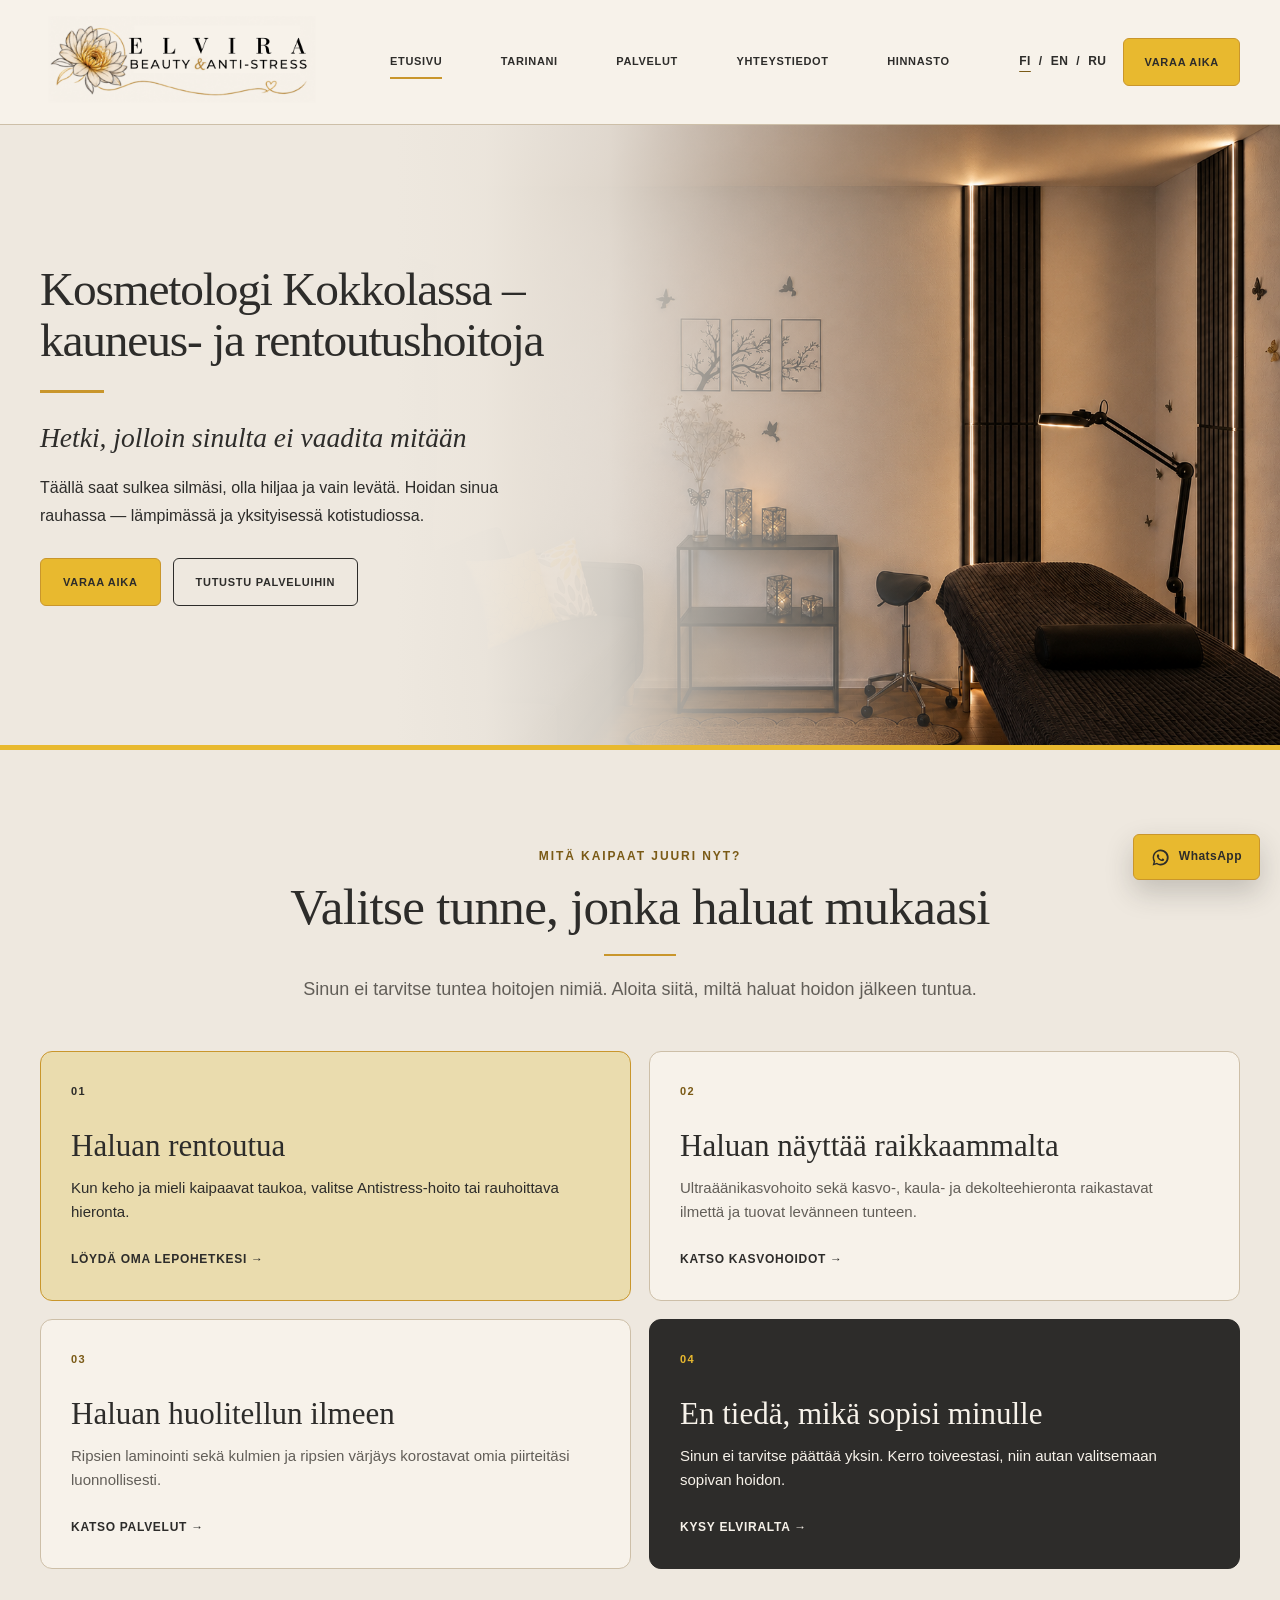
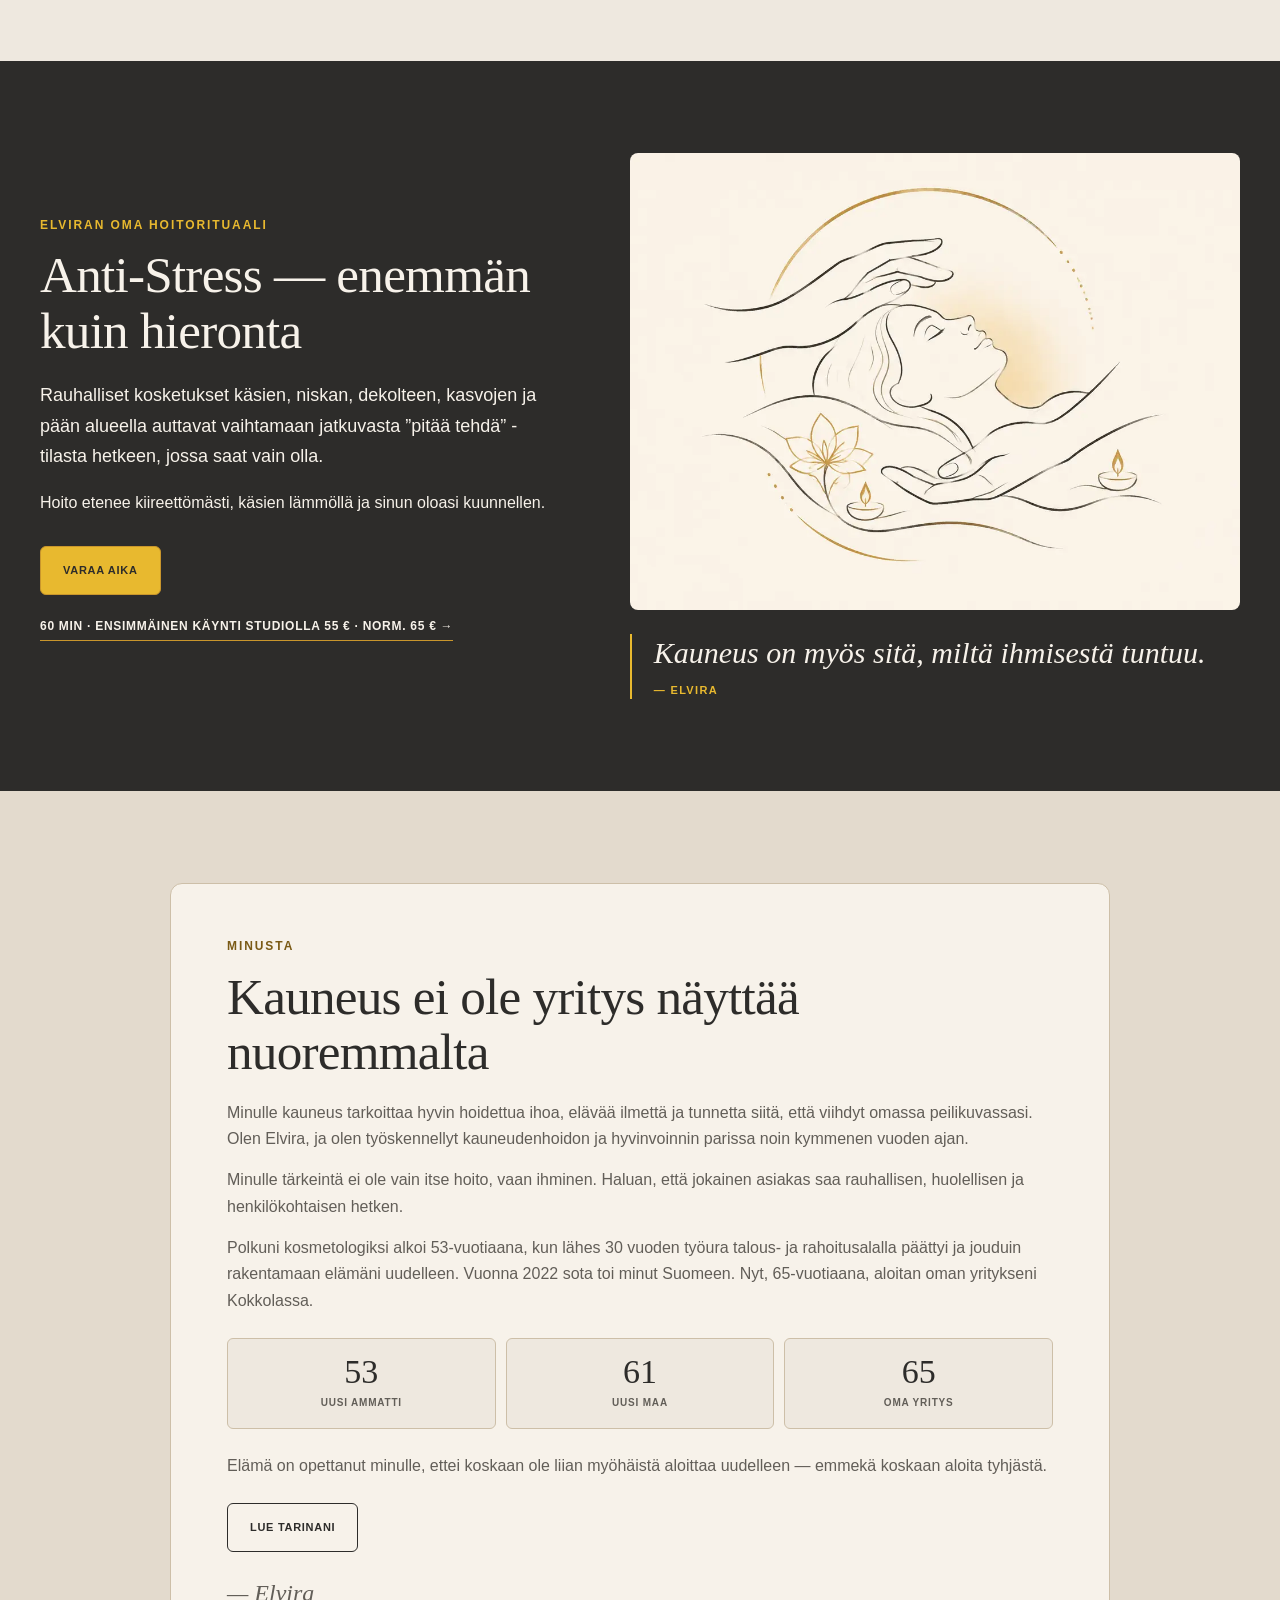
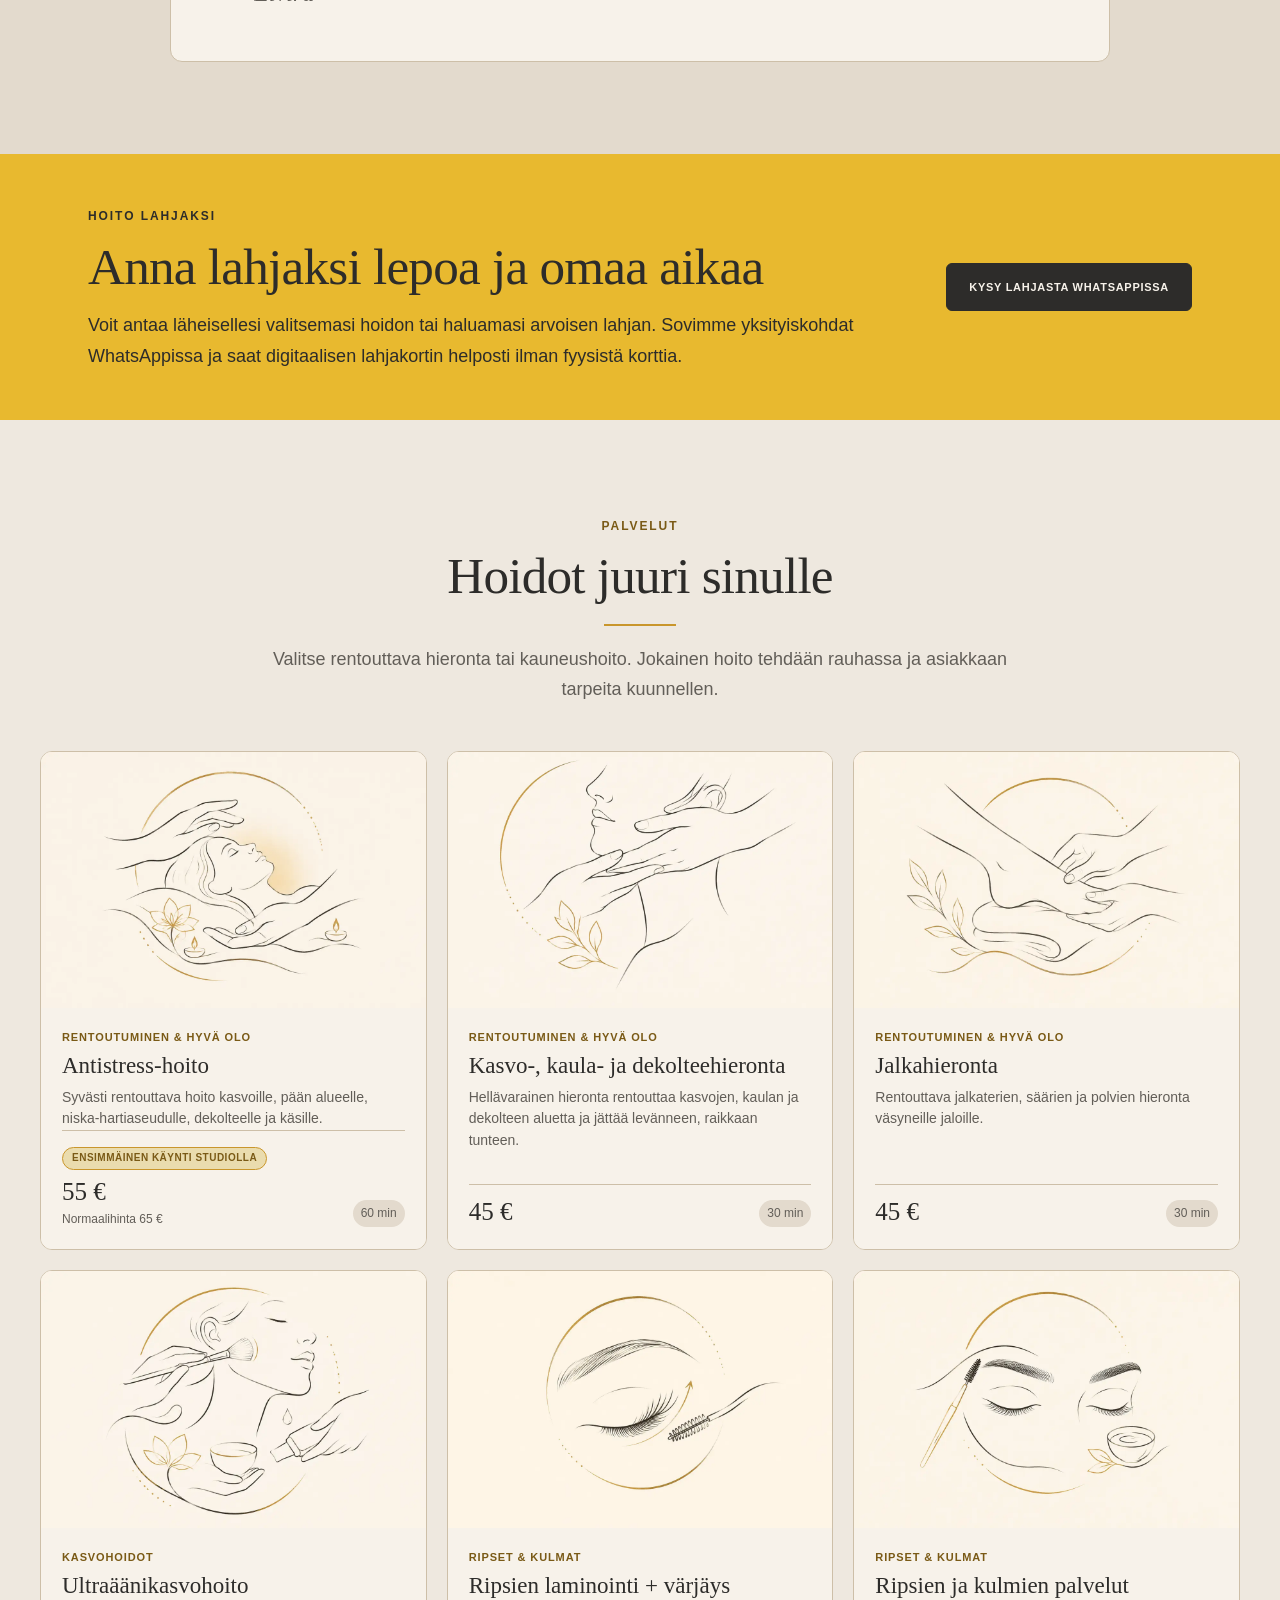
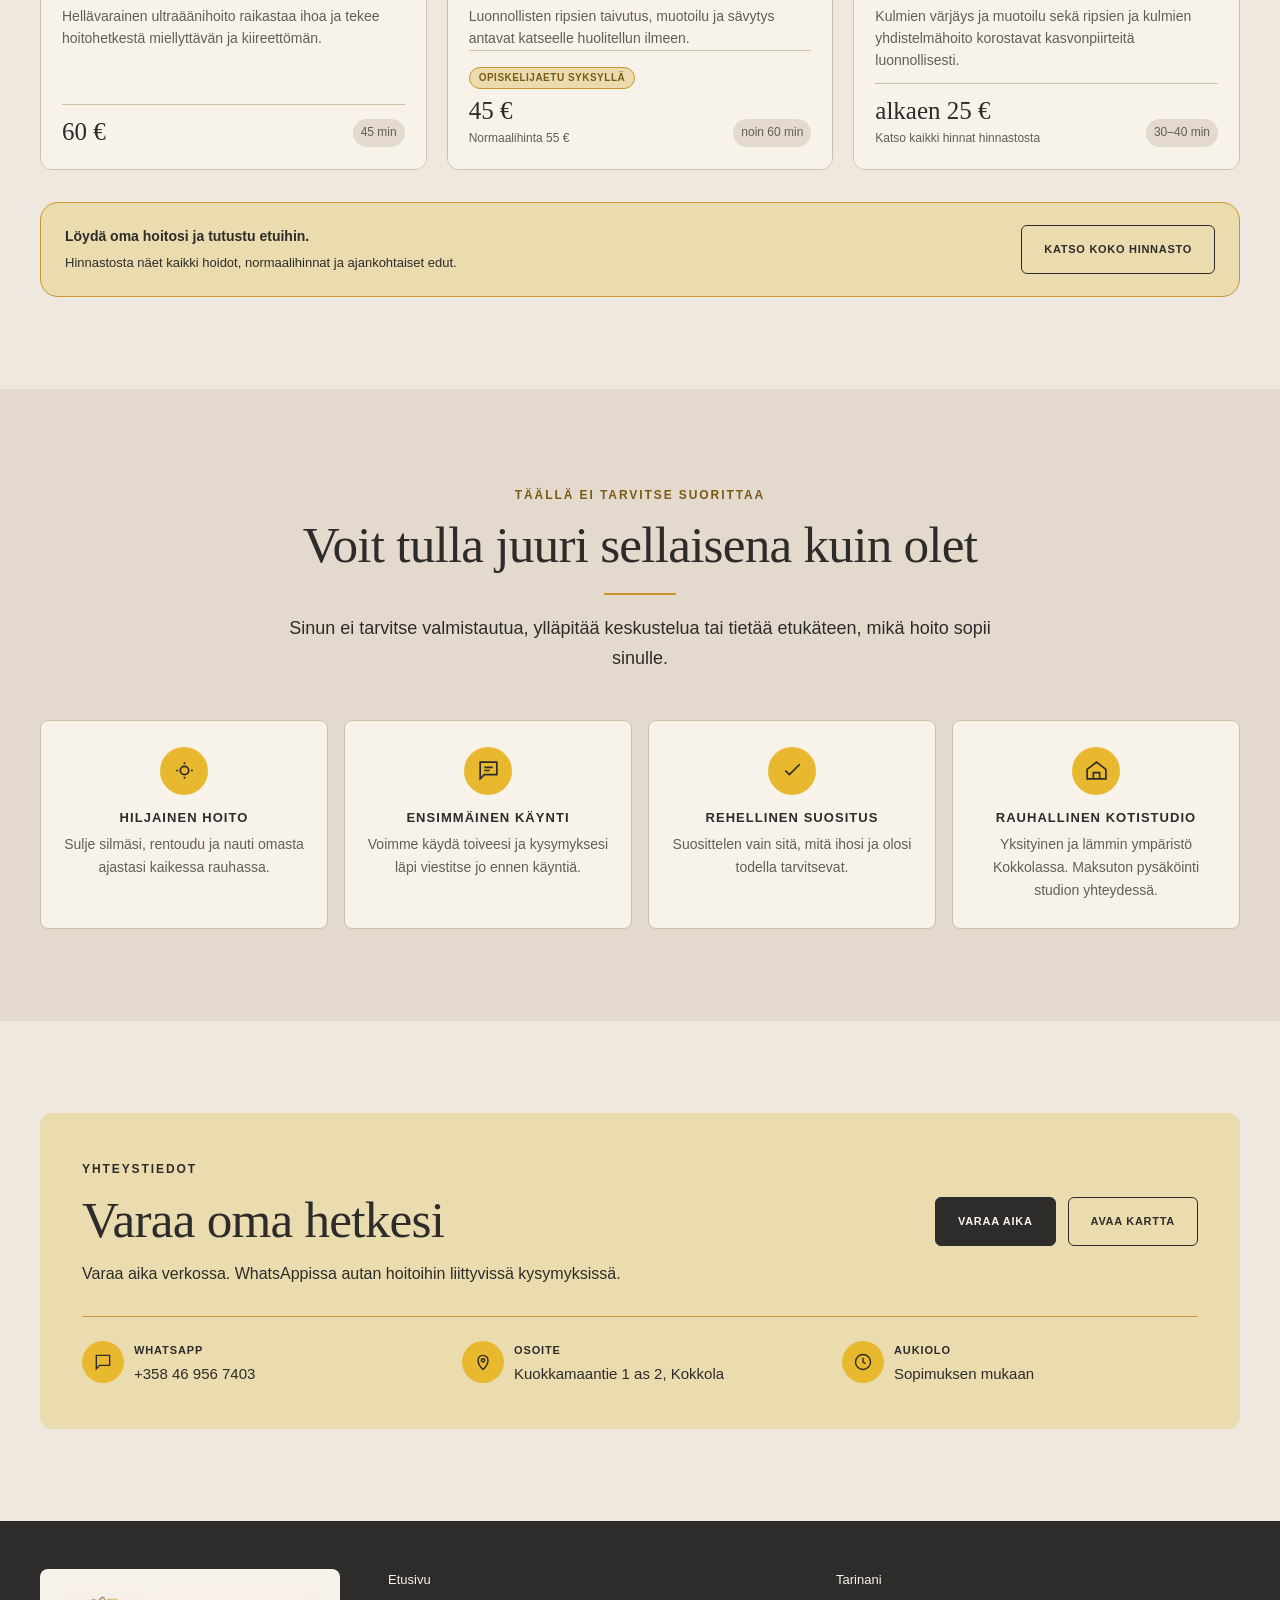
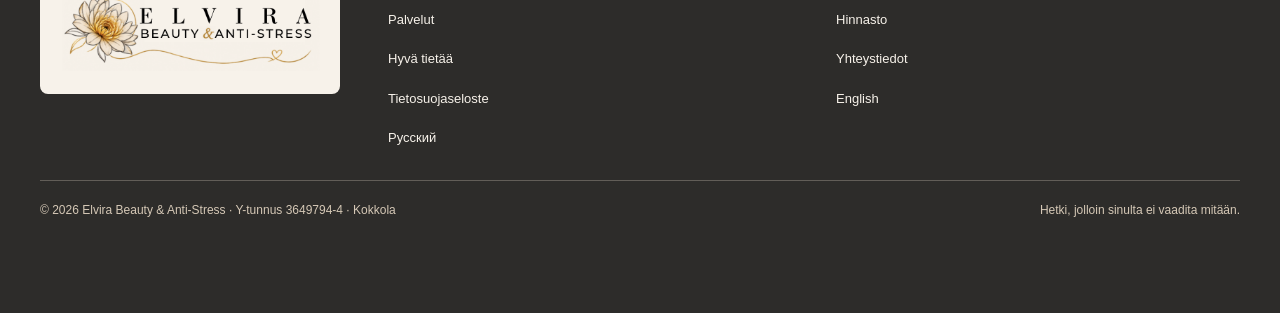
<file: index.html>
<!DOCTYPE html>

<html lang="fi">
<head>
<meta charset="utf-8"/>
<meta content="width=device-width,initial-scale=1" name="viewport"/>

<title>Kosmetologi Kokkola | Kasvohoidot &amp; rentoutushoidot | Elvira Beauty</title>

<meta
  name="description"
  content="Kosmetologi Kokkolassa. Kasvohoidot, Antistress-hoito, kasvohieronta, jalkahieronta, ripsien laminointi sekä kulmien ja ripsien värjäys. Elvira Beauty &amp; Anti-Stress."
/>

<meta content="#eee8df" name="theme-color"/>
<meta content="index, follow" name="robots"/>
<link href="https://elvirastudio.fi/" rel="canonical"/>
<link href="https://elvirastudio.fi/" hreflang="fi" rel="alternate"/>
<link href="https://elvirastudio.fi/en/" hreflang="en" rel="alternate"/>
<link href="https://elvirastudio.fi/ru/" hreflang="ru" rel="alternate"/>
<link href="https://elvirastudio.fi/" hreflang="x-default" rel="alternate"/>
<link rel="icon" href="img/favicon.png" type="image/png" sizes="128x128"/>
<link rel="shortcut icon" href="img/favicon.png" type="image/png"/>
<link rel="apple-touch-icon" href="img/favicon.png"/>
<link href="style.css?v=20260927-2" rel="stylesheet"/>
</head>
<body class="home-page">
<a class="skip-link" href="#main-content">
   Siirry sisältöön
  </a>
<header class="site-header">
<div class="container header-inner">
<a aria-label="Elvira Beauty &amp; Anti-Stress" class="logo-link" href="#etusivu">
<img alt="Elvira Beauty &amp; Anti-Stress" height="276" src="img/logo.png" width="776"/>
</a>
<button aria-controls="main-nav" aria-expanded="false" aria-label="Avaa valikko" class="menu-toggle" type="button">
<span>
</span>
<span>
</span>
<span>
</span>
</button>
<nav aria-label="Päävalikko" class="main-nav" id="main-nav">
<a class="active" href="#etusivu">
      Etusivu
     </a>
<a href="tarinani.html">
      Tarinani
     </a>
<a href="#palvelut">
      Palvelut
     </a>
<a href="#yhteystiedot">
      Yhteystiedot
     </a>
<a href="hinnasto.html">
      Hinnasto
     </a>
<a class="btn btn-primary mobile-menu-booking" href="https://elvirabeautyantistress.setmore.com" target="_blank" rel="noopener">VARAA AIKA</a>
</nav>
<div class="header-actions">
<span class="lang-switch"><a class="active" href="index.html">FI</a><span>/</span><a href="en/index.html">EN</a><span>/</span><a href="ru/index.html">RU</a></span>
<a class="btn btn-primary" href="https://elvirabeautyantistress.setmore.com" target="_blank" rel="noopener">Varaa aika</a>
</div>
</div>
</header>
<main id="main-content" tabindex="-1">
<section class="hero" id="etusivu">
<div class="container hero-grid">
<div class="hero-copy">
<h1>Kosmetologi Kokkolassa – kauneus- ja rentoutushoitoja</h1>
<p class="hero-promise">
       Hetki, jolloin sinulta ei vaadita mitään
      </p>
<p class="lead">
       Täällä saat sulkea silmäsi, olla hiljaa ja vain levätä. Hoidan
              sinua rauhassa — lämpimässä ja yksityisessä kotistudiossa.
      </p>
<div class="hero-actions">
<a class="btn btn-primary" href="https://elvirabeautyantistress.setmore.com" target="_blank" rel="noopener">Varaa aika</a>
<a class="btn btn-outline" href="#palvelut">
        Tutustu palveluihin
       </a>
</div>
</div>
<div class="hero-media">
<img alt="Rauhallinen hoitohuone Elvira Beauty &amp; Anti-Stress -kotistudiossa" decoding="async" fetchpriority="high" src="img/kuva1.png"/>
</div>
</div>
</section>
<section class="needs-section" id="tarpeesi">
<div class="container">
<div class="section-head center">
<span class="eyebrow">
       Mitä kaipaat juuri nyt?
      </span>
<h2>
       Valitse tunne, jonka haluat mukaasi
      </h2>
<div class="gold-line">
</div>
<p class="lead" style="margin-top:18px">
       Sinun ei tarvitse tuntea hoitojen nimiä. Aloita siitä, miltä
              haluat hoidon jälkeen tuntua.
      </p>
</div>
<div class="needs-grid">
<a class="need-card need-card-featured" href="#anti-stress">
<span class="need-number">
        01
       </span>
<h3>
        Haluan rentoutua
       </h3>
<p>
        Kun keho ja mieli kaipaavat taukoa, valitse Antistress-hoito tai
                rauhoittava hieronta.
       </p>
<span class="need-link">
        Löydä oma lepohetkesi →
       </span>
</a>
<a class="need-card" href="#kasvohoidot">
<span class="need-number">
        02
       </span>
<h3>
        Haluan näyttää raikkaammalta
       </h3>
<p>
        Ultraäänikasvohoito sekä kasvo-, kaula- ja dekolteehieronta raikastavat ilmettä ja tuovat levänneen tunteen.
       </p>
<span class="need-link">
        Katso kasvohoidot →
       </span>
</a>
<a class="need-card" href="#palvelut">
<span class="need-number">
        03
       </span>
<h3>
        Haluan huolitellun ilmeen
       </h3>
<p>
        Ripsien laminointi sekä kulmien ja ripsien värjäys korostavat
                omia piirteitäsi luonnollisesti.
       </p>
<span class="need-link">
        Katso palvelut →
       </span>
</a>
<a class="need-card" href="#yhteystiedot">
<span class="need-number">
        04
       </span>
<h3>
        En tiedä, mikä sopisi minulle
       </h3>
<p>
        Sinun ei tarvitse päättää yksin. Kerro toiveestasi, niin autan
                valitsemaan sopivan hoidon.
       </p>
<span class="need-link">
        Kysy Elviralta →
       </span>
</a>
</div>
</div>
</section>
<section class="anti-stress-section" id="anti-stress">
<div class="container anti-stress-grid">
<div class="anti-stress-copy">
<span class="eyebrow">
       Elviran oma hoitorituaali
      </span>
<h2>
       Anti-Stress — enemmän kuin hieronta
      </h2>
<p class="lead">
       Rauhalliset kosketukset käsien, niskan, dekolteen, kasvojen ja
              pään alueella auttavat vaihtamaan jatkuvasta ”pitää tehdä”
              -tilasta hetkeen, jossa saat vain olla.
      </p>
<p>
       Hoito etenee kiireettömästi, käsien lämmöllä ja sinun oloasi
              kuunnellen.
      </p>
<div class="anti-stress-actions">
<a class="btn btn-primary" href="https://elvirabeautyantistress.setmore.com" target="_blank" rel="noopener">Varaa aika</a>
<a class="text-link" href="#palvelut">60 min · ensimmäinen käynti studiolla 55 € · norm. 65 € →</a>
</div>
</div>
<div class="anti-stress-visual">
<img alt="Lämmin kynttilänvalo ja kuivat kukat Elviran kotistudiossa" decoding="async" height="800" loading="lazy" src="img/service-antistress.webp" width="1200"/>
<blockquote>
<p>
        Kauneus on myös sitä, miltä ihmisestä tuntuu.
       </p>
<cite>
        — Elvira
       </cite>
</blockquote>
</div>
</div>
</section>
<section class="alt" id="minusta">
<div class="container about-grid about-grid-text">
<div class="about-copy about-copy-wide">
<span class="eyebrow">
       Minusta
      </span>
<h2>
       Kauneus ei ole yritys näyttää nuoremmalta
      </h2>
<p>
       Minulle kauneus tarkoittaa hyvin hoidettua ihoa, elävää ilmettä ja
              tunnetta siitä, että viihdyt omassa peilikuvassasi. Olen Elvira,
              ja olen työskennellyt kauneudenhoidon ja hyvinvoinnin parissa noin
              kymmenen vuoden ajan.
      </p>
<p>
       Minulle tärkeintä ei ole vain itse hoito, vaan ihminen. Haluan,
              että jokainen asiakas saa rauhallisen, huolellisen ja
              henkilökohtaisen hetken.
      </p>
<p>
       Polkuni kosmetologiksi alkoi 53-vuotiaana, kun lähes 30 vuoden
              työura talous- ja rahoitusalalla päättyi ja jouduin rakentamaan
              elämäni uudelleen. Vuonna 2022 sota toi minut Suomeen. Nyt,
              65-vuotiaana, aloitan oman yritykseni Kokkolassa.
      </p>
<div aria-label="Elviran elämän tärkeät etapit" class="story-milestones">
<div>
<strong>
         53
        </strong>
<span>
         uusi ammatti
        </span>
</div>
<div>
<strong>
         61
        </strong>
<span>
         uusi maa
        </span>
</div>
<div>
<strong>
         65
        </strong>
<span>
         oma yritys
        </span>
</div>
</div>
<p>
       Elämä on opettanut minulle, ettei koskaan ole liian myöhäistä
              aloittaa uudelleen — emmekä koskaan aloita tyhjästä.
      </p>
<div class="about-actions">
<a class="btn btn-outline" href="tarinani.html">
        Lue tarinani
       </a>
</div>
<p class="signature">
       — Elvira
      </p>
</div>
</div>
</section>
<section class="gift-section" id="lahjaksi">
<div class="container gift-card">
<div>
<span class="eyebrow">
       Hoito lahjaksi
      </span>
<h2>
       Anna lahjaksi lepoa ja omaa aikaa
      </h2>
<p class="lead">
       Voit antaa läheisellesi valitsemasi hoidon tai haluamasi arvoisen
              lahjan. Sovimme yksityiskohdat WhatsAppissa ja saat digitaalisen
              lahjakortin helposti ilman fyysistä korttia.
      </p>
</div>
<a class="btn btn-primary" href="https://wa.me/358469567403?text=Hei%21%20Haluaisin%20ostaa%20hoidon%20lahjaksi." rel="noopener" target="_blank">
      Kysy lahjasta WhatsAppissa
     </a>
</div>
</section>
<section id="palvelut">
<div class="container">
<div class="section-head center">
<span class="eyebrow">
       Palvelut
      </span>
<h2>
       Hoidot juuri sinulle
      </h2>
<div class="gold-line">
</div>
<p class="lead" style="margin-top:18px">
       Valitse rentouttava hieronta tai kauneushoito. Jokainen hoito
              tehdään rauhassa ja asiakkaan tarpeita kuunnellen.
      </p>
</div>
<div class="services-grid">
<!-- ANTISTRESS-HOITO -->
<article class="service-card">
<div class="service-image">
<img alt="Antistress-hoito" decoding="async" loading="lazy" src="img/service-antistress.webp"/>
</div>
<div class="service-body">
<div class="service-kicker">
         Rentoutuminen &amp; hyvä olo
        </div>
<h3>
         Antistress-hoito
        </h3>
<p>
         Syvästi rentouttava hoito kasvoille, pään alueelle,
                  niska-hartiaseudulle, dekolteelle ja käsille.
        </p>
<div class="service-foot">
<div>
<span class="service-promo-label">Ensimmäinen käynti studiolla</span>
<span class="service-price">55 €</span>
<span class="service-regular">Normaalihinta 65 €</span>
</div>
<span class="service-time">
          60 min
         </span>
</div>
</div>
</article>
<!-- KASVO-, KAULA- JA DEKOLTEEHIERONTA -->
<article class="service-card">
<div class="service-image">
<img alt="Kasvo-, kaula- ja dekolteehieronta" decoding="async" loading="lazy" src="img/service-facial-massage.webp"/>
</div>
<div class="service-body">
<div class="service-kicker">
         Rentoutuminen &amp; hyvä olo
        </div>
<h3>
         Kasvo-, kaula- ja dekolteehieronta
        </h3>
<p>
         Hellävarainen hieronta rentouttaa kasvojen, kaulan ja
                  dekolteen aluetta ja jättää levänneen, raikkaan tunteen.
        </p>
<div class="service-foot">
<div>
<span class="service-price">45 €</span>
</div>
<span class="service-time">
          30 min
         </span>
</div>
</div>
</article>
<!-- JALKAHIERONTA -->
<article class="service-card">
<div class="service-image">
<img alt="Rentouttava jalkaterien, säärien ja polvien hieronta" decoding="async" loading="lazy" src="img/service-foot-massage.webp"/>
</div>
<div class="service-body">
<div class="service-kicker">
         Rentoutuminen &amp; hyvä olo
        </div>
<h3>
         Jalkahieronta
        </h3>
<p>
         Rentouttava jalkaterien, säärien ja polvien hieronta
                  väsyneille jaloille.
        </p>
<div class="service-foot">
<div>
<span class="service-price">45 €</span>
</div>
<span class="service-time">
          30 min
         </span>
</div>
</div>
</article>
<!-- ULTRAÄÄNIKASVOHOITO -->
<article class="service-card" id="kasvohoidot">
<div class="service-image">
<img alt="Ultraäänikasvohoito" decoding="async" loading="lazy" src="img/service-facial-treatment.webp"/>
</div>
<div class="service-body">
<div class="service-kicker">
         Kasvohoidot
        </div>
<h3>
         Ultraäänikasvohoito
        </h3>
<p>
         Hellävarainen ultraäänihoito raikastaa ihoa ja tekee
                  hoitohetkestä miellyttävän ja kiireettömän.
        </p>
<div class="service-foot">
<div>
<span class="service-price">60 €</span>
</div>
<span class="service-time">
          45 min
         </span>
</div>
</div>
</article>
<!-- RIPSIEN LAMINOINTI -->
<article class="service-card">
<div class="service-image">
<img alt="Ripsien laminointi ja värjäys" decoding="async" loading="lazy" src="img/service-lash-lift.webp"/>
</div>
<div class="service-body">
<div class="service-kicker">
         Ripset &amp; kulmat
        </div>
<h3>
         Ripsien laminointi + värjäys
        </h3>
<p>
         Luonnollisten ripsien taivutus, muotoilu ja sävytys antavat
                  katseelle huolitellun ilmeen.
        </p>
<div class="service-foot">
<div>
<span class="service-promo-label">Opiskelijaetu syksyllä</span>
<span class="service-price">45 €</span>
<span class="service-regular">Normaalihinta 55 €</span>
</div>
<span class="service-time">
          noin 60 min
         </span>
</div>
</div>
</article>
<!-- RIPSET JA KULMAT -->
<article class="service-card">
<div class="service-image">
<img alt="Ripsien ja kulmien palvelut" decoding="async" loading="lazy" src="img/service-brows-lashes.webp"/>
</div>
<div class="service-body">
<div class="service-kicker">
         Ripset &amp; kulmat
        </div>
<h3>
         Ripsien ja kulmien palvelut
        </h3>
<p>
         Kulmien värjäys ja muotoilu sekä ripsien ja kulmien
                  yhdistelmähoito korostavat kasvonpiirteitä luonnollisesti.
        </p>
<div class="service-foot">
<div>
<span class="service-price">alkaen 25 €</span>
<span class="service-regular">
           Katso kaikki hinnat hinnastosta
          </span>
</div>
<span class="service-time">
          30–40 min
         </span>
</div>
</div>
</article>
</div>
<div class="price-callout">
<div class="price-callout-copy">
<strong>Löydä oma hoitosi ja tutustu etuihin.</strong>
<span>Hinnastosta näet kaikki hoidot, normaalihinnat ja ajankohtaiset edut.</span>
</div>
<a class="btn btn-outline" href="hinnasto.html">
       Katso koko hinnasto
      </a>
</div>
</div>
</section>
<section class="alt comfort-section" id="hyva-tietaa">
<div class="container">
<div class="section-head center">
<span class="eyebrow">
       Täällä ei tarvitse suorittaa
      </span>
<h2>
       Voit tulla juuri sellaisena kuin olet
      </h2>
<div class="gold-line">
</div>
<p class="lead" style="margin-top:18px">
       Sinun ei tarvitse valmistautua, ylläpitää keskustelua tai tietää
              etukäteen, mikä hoito sopii sinulle.
      </p>
</div>
<div class="info-grid">
<div class="info-card">
<div class="info-icon">
<svg viewbox="0 0 24 24">
<path d="M4 12h2m12 0h2M12 4v2m0 12v2">
</path>
<circle cx="12" cy="12" r="4">
</circle>
</svg>
</div>
<h3>
        Hiljainen hoito
       </h3>
<p>
        Sulje silmäsi, rentoudu ja nauti omasta ajastasi kaikessa
                rauhassa.
       </p>
</div>
<div class="info-card">
<div class="info-icon">
<svg viewbox="0 0 24 24">
<path d="M4 4h16v12H8l-4 4z">
</path>
<path d="M8 9h8M8 12h5">
</path>
</svg>
</div>
<h3>
        Ensimmäinen käynti
       </h3>
<p>
        Voimme käydä toiveesi ja kysymyksesi läpi viestitse jo ennen
                käyntiä.
       </p>
</div>
<div class="info-card">
<div class="info-icon">
<svg viewbox="0 0 24 24">
<path d="M5 12l4 4L19 6">
</path>
</svg>
</div>
<h3>
        Rehellinen suositus
       </h3>
<p>
        Suosittelen vain sitä, mitä ihosi ja olosi todella tarvitsevat.
       </p>
</div>
<div class="info-card">
<div class="info-icon">
<svg viewbox="0 0 24 24">
<path d="M3 11l9-7 9 7v9H3z">
</path>
<path d="M9 20v-6h6v6">
</path>
</svg>
</div>
<h3>
        Rauhallinen kotistudio
       </h3>
<p>
        Yksityinen ja lämmin ympäristö Kokkolassa. Maksuton pysäköinti
                studion yhteydessä.
       </p>
</div>
</div>
</div>
</section>
<section class="contact-section" id="yhteystiedot">
<div class="container contact-stack">
<div class="contact-card">
<div class="contact-copy">
<span class="eyebrow">
       Yhteystiedot
      </span>
<h2>
       Varaa oma hetkesi
      </h2>
<p style="margin-top:14px">Varaa aika verkossa. WhatsAppissa autan hoitoihin liittyvissä kysymyksissä.</p>
</div>
<div class="contact-actions">
<a class="btn btn-primary" href="https://elvirabeautyantistress.setmore.com" target="_blank" rel="noopener">Varaa aika</a>
<a class="btn btn-outline" href="https://www.google.com/maps/search/?api=1&amp;query=Kuokkamaantie%201%20as%202%2C%20Kokkola" rel="noopener" target="_blank">
        Avaa kartta
       </a>
</div>
<div class="contact-list">
<div class="contact-item">
<div class="icon">
<svg viewbox="0 0 24 24">
<path d="M4 4h16v12H8l-4 4z">
</path>
</svg>
</div>
<div>
<strong>
          WhatsApp
         </strong>
<a href="https://wa.me/358469567403" rel="noopener" target="_blank">
          +358 46 956 7403
         </a>
</div>
</div>
<div class="contact-item">
<div class="icon">
<svg viewbox="0 0 24 24">
<path d="M12 21s6-5.2 6-11a6 6 0 1 0-12 0c0 5.8 6 11 6 11z">
</path>
<circle cx="12" cy="10" r="2">
</circle>
</svg>
</div>
<div>
<strong>
          Osoite
         </strong>
<span>
          Kuokkamaantie 1 as 2, Kokkola
         </span>
</div>
</div>
<div class="contact-item">
<div class="icon">
<svg viewbox="0 0 24 24">
<circle cx="12" cy="12" r="9">
</circle>
<path d="M12 7v5l3 2">
</path>
</svg>
</div>
<div>
<strong>
          Aukiolo
         </strong>
<span>
          Sopimuksen mukaan
         </span>
</div>
</div>
</div>

</div>

</div>
</section>
</main>
<footer>
<div class="container footer-top">
<div class="footer-logo">
<img alt="Elvira Beauty &amp; Anti-Stress" height="276" src="img/logo.png" width="776"/>
</div>
<div class="footer-links">
<a href="#etusivu">
      Etusivu
     </a>
<a href="tarinani.html">
      Tarinani
     </a>
<a href="#palvelut">
      Palvelut
     </a>
<a href="hinnasto.html">
      Hinnasto
     </a>
<a href="#hyva-tietaa">
      Hyvä tietää
     </a>
<a href="#yhteystiedot">
      Yhteystiedot
     </a>
<a href="privacy.html">
      Tietosuojaseloste
     </a>
<a href="en/index.html">
      English
     </a>
<a href="ru/index.html">Русский</a></div>
</div>
<div class="container footer-bottom">
<span>
     © 2026 Elvira Beauty &amp; Anti-Stress · Y-tunnus 3649794-4 ·
          Kokkola
    </span>
<span>
     Hetki, jolloin sinulta ei vaadita mitään.
    </span>
</div>
<div class="container wa-dock">
<a aria-label="Kysy WhatsAppissa" class="wa-float" href="https://wa.me/358469567403" rel="noopener" target="_blank">
<svg viewbox="0 0 24 24">
<path d="M12 2a10 10 0 0 0-8.6 15L2 22l5.2-1.4A10 10 0 1 0 12 2Zm0 18a8 8 0 0 1-4.1-1.1l-.3-.2-3 .8.8-2.9-.2-.3A8 8 0 1 1 12 20Zm4.4-5.9c-.2-.1-1.4-.7-1.6-.8-.2-.1-.4-.1-.5.1-.2.2-.6.8-.8 1-.1.2-.3.2-.5.1-.2-.1-1-.4-1.9-1.2-.7-.6-1.2-1.4-1.3-1.6-.1-.2 0-.4.1-.5l.4-.4c.1-.1.2-.3.2-.4.1-.2 0-.3 0-.4l-.7-1.6c-.2-.4-.4-.4-.5-.4h-.5c-.2 0-.4.1-.6.3-.2.2-.8.8-.8 1.9s.8 2.2.9 2.4c.1.2 1.6 2.5 4 3.4.6.2 1 .4 1.3.5.6.2 1 .1 1.4-.1.4-.2 1.3-.5 1.5-1 .2-.5.2-.9.1-1Z">
</path>
</svg>
   WhatsApp
  </a>
</div>
</footer>

<script defer="" src="script.js?v=20260927-2">
</script>
</body>
</html>
</file>
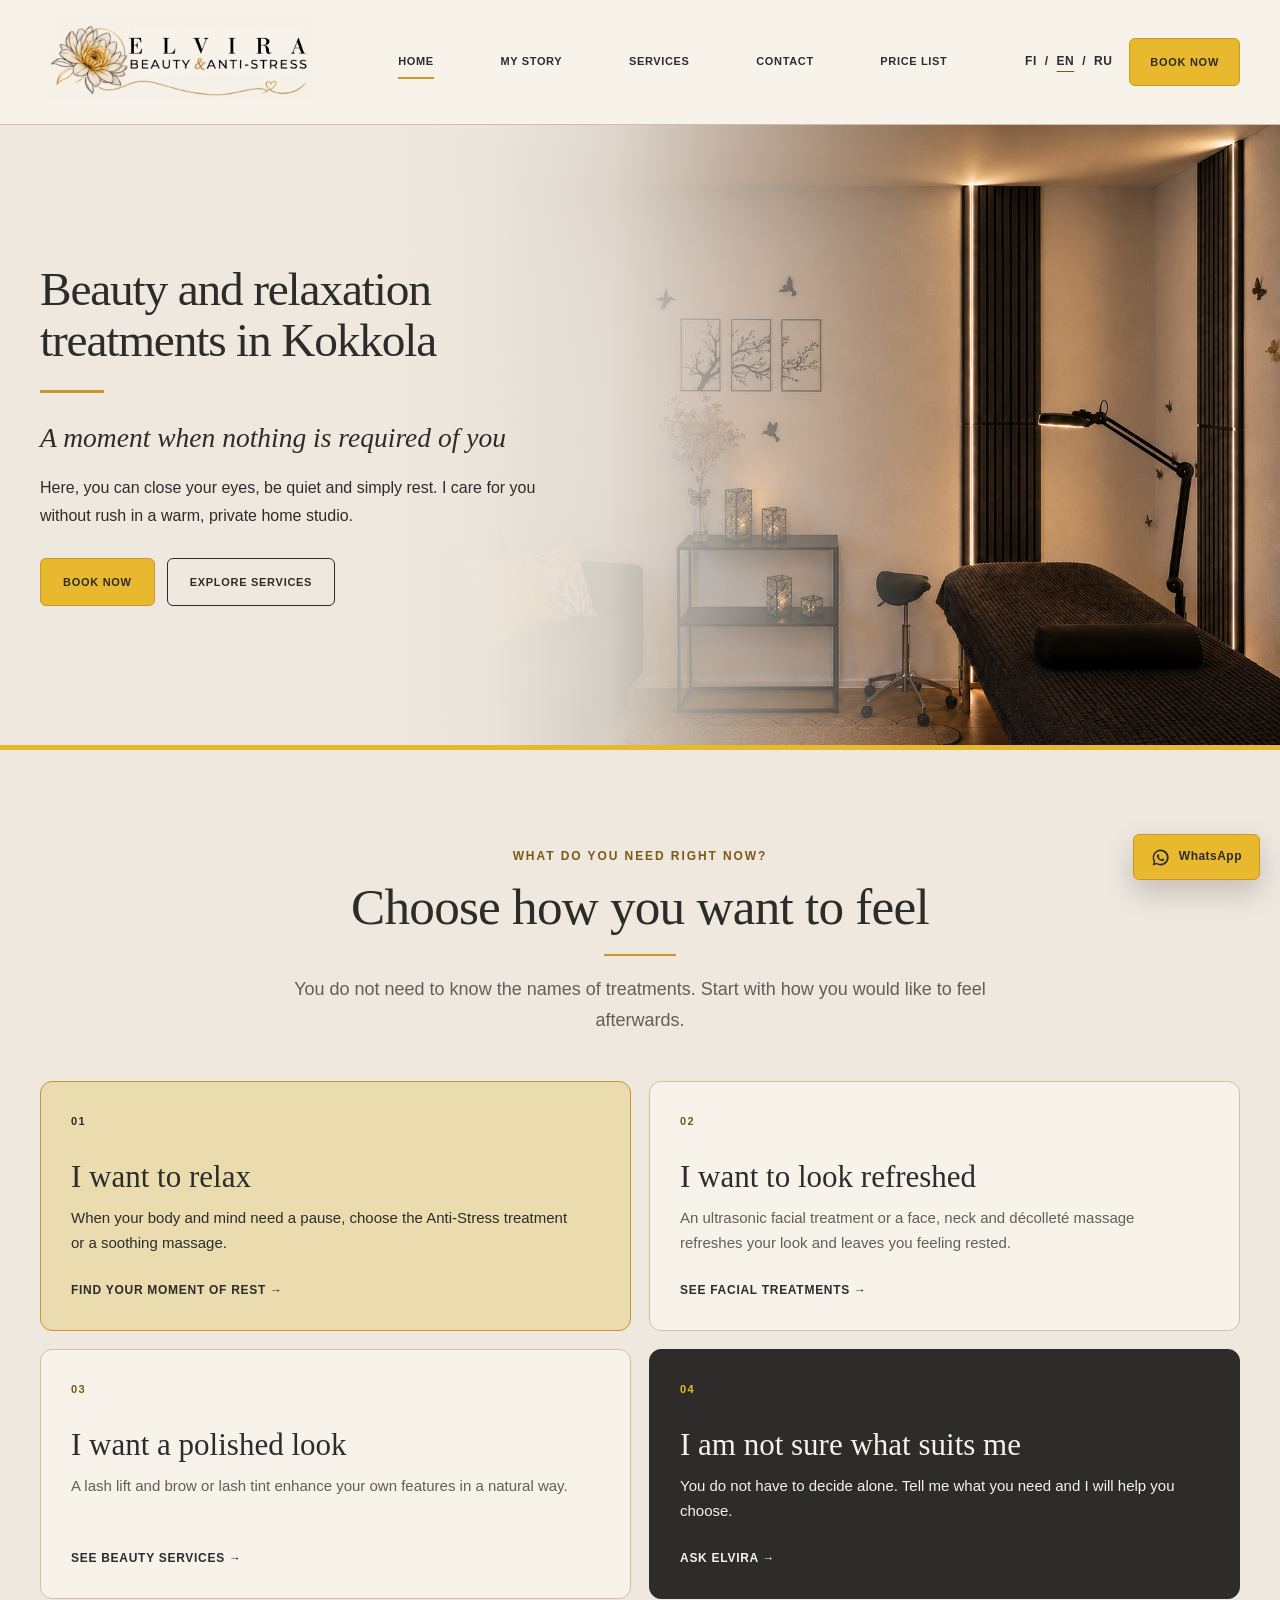
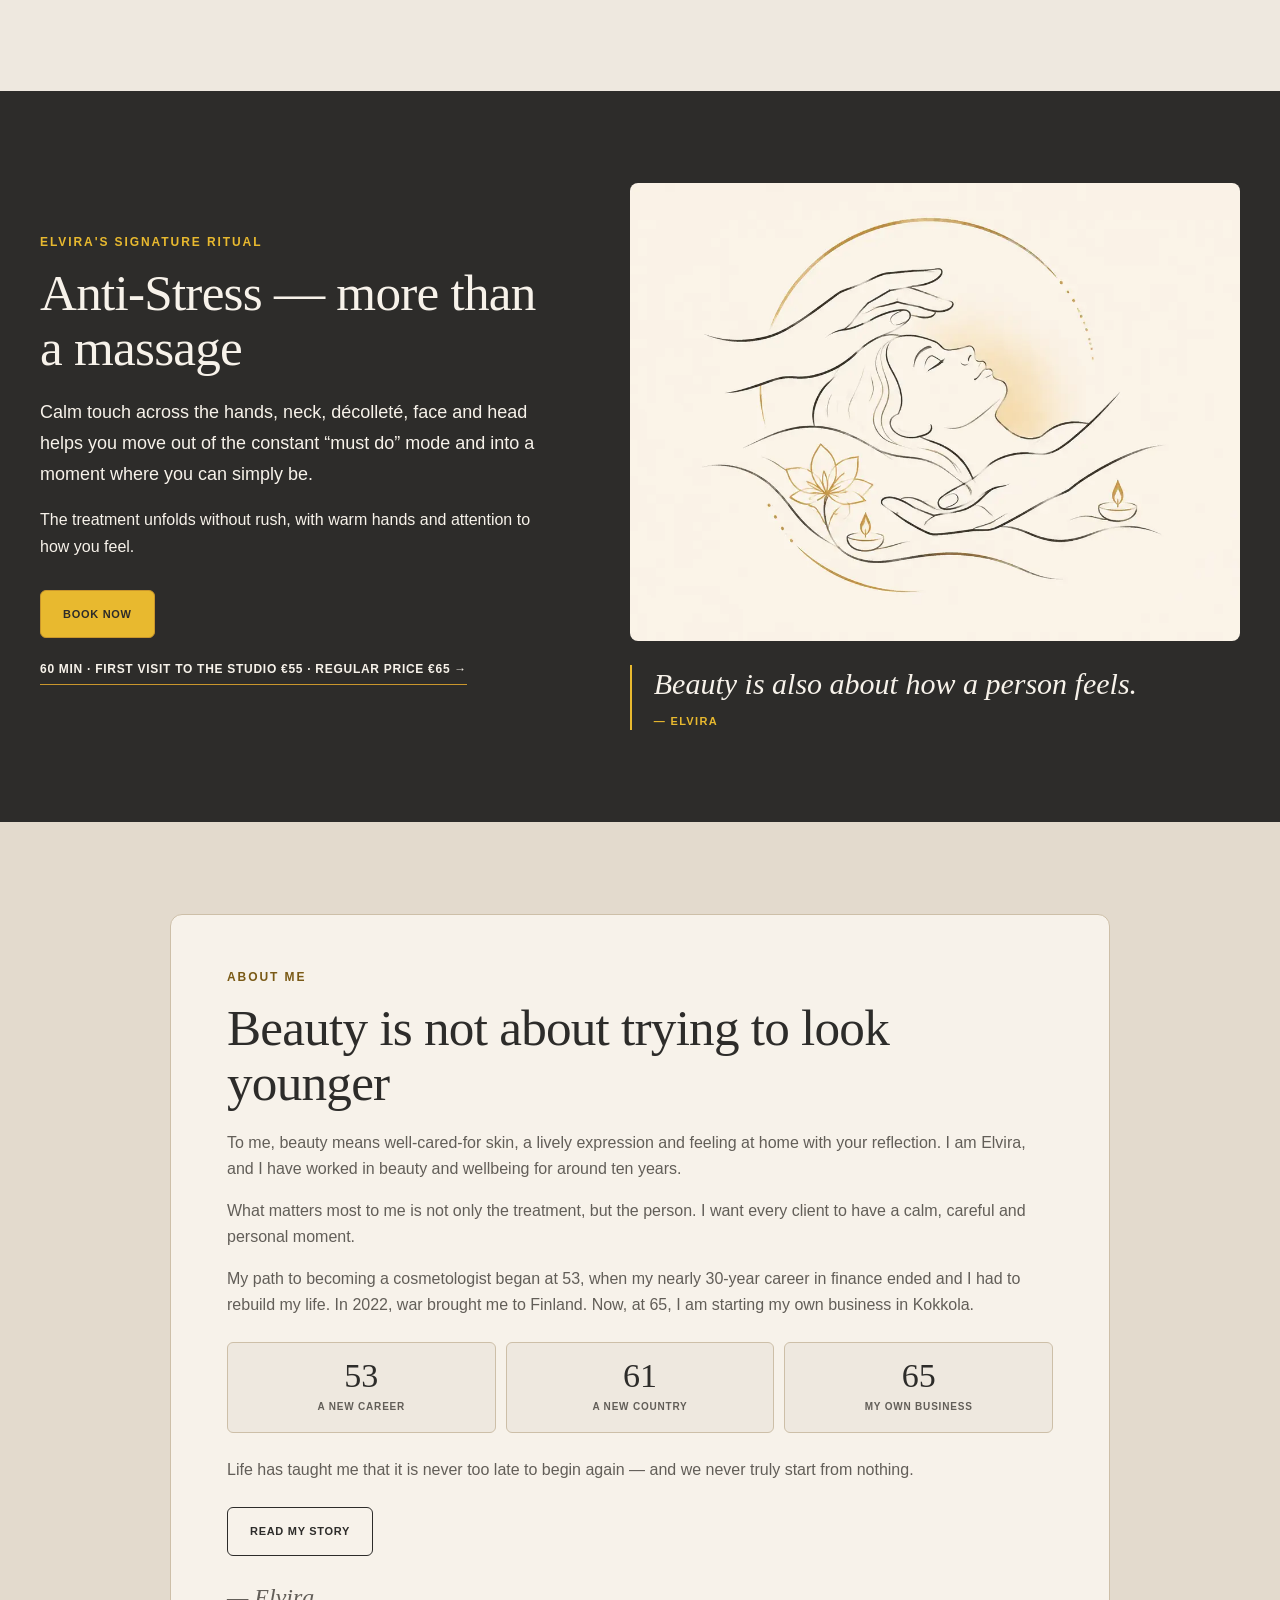
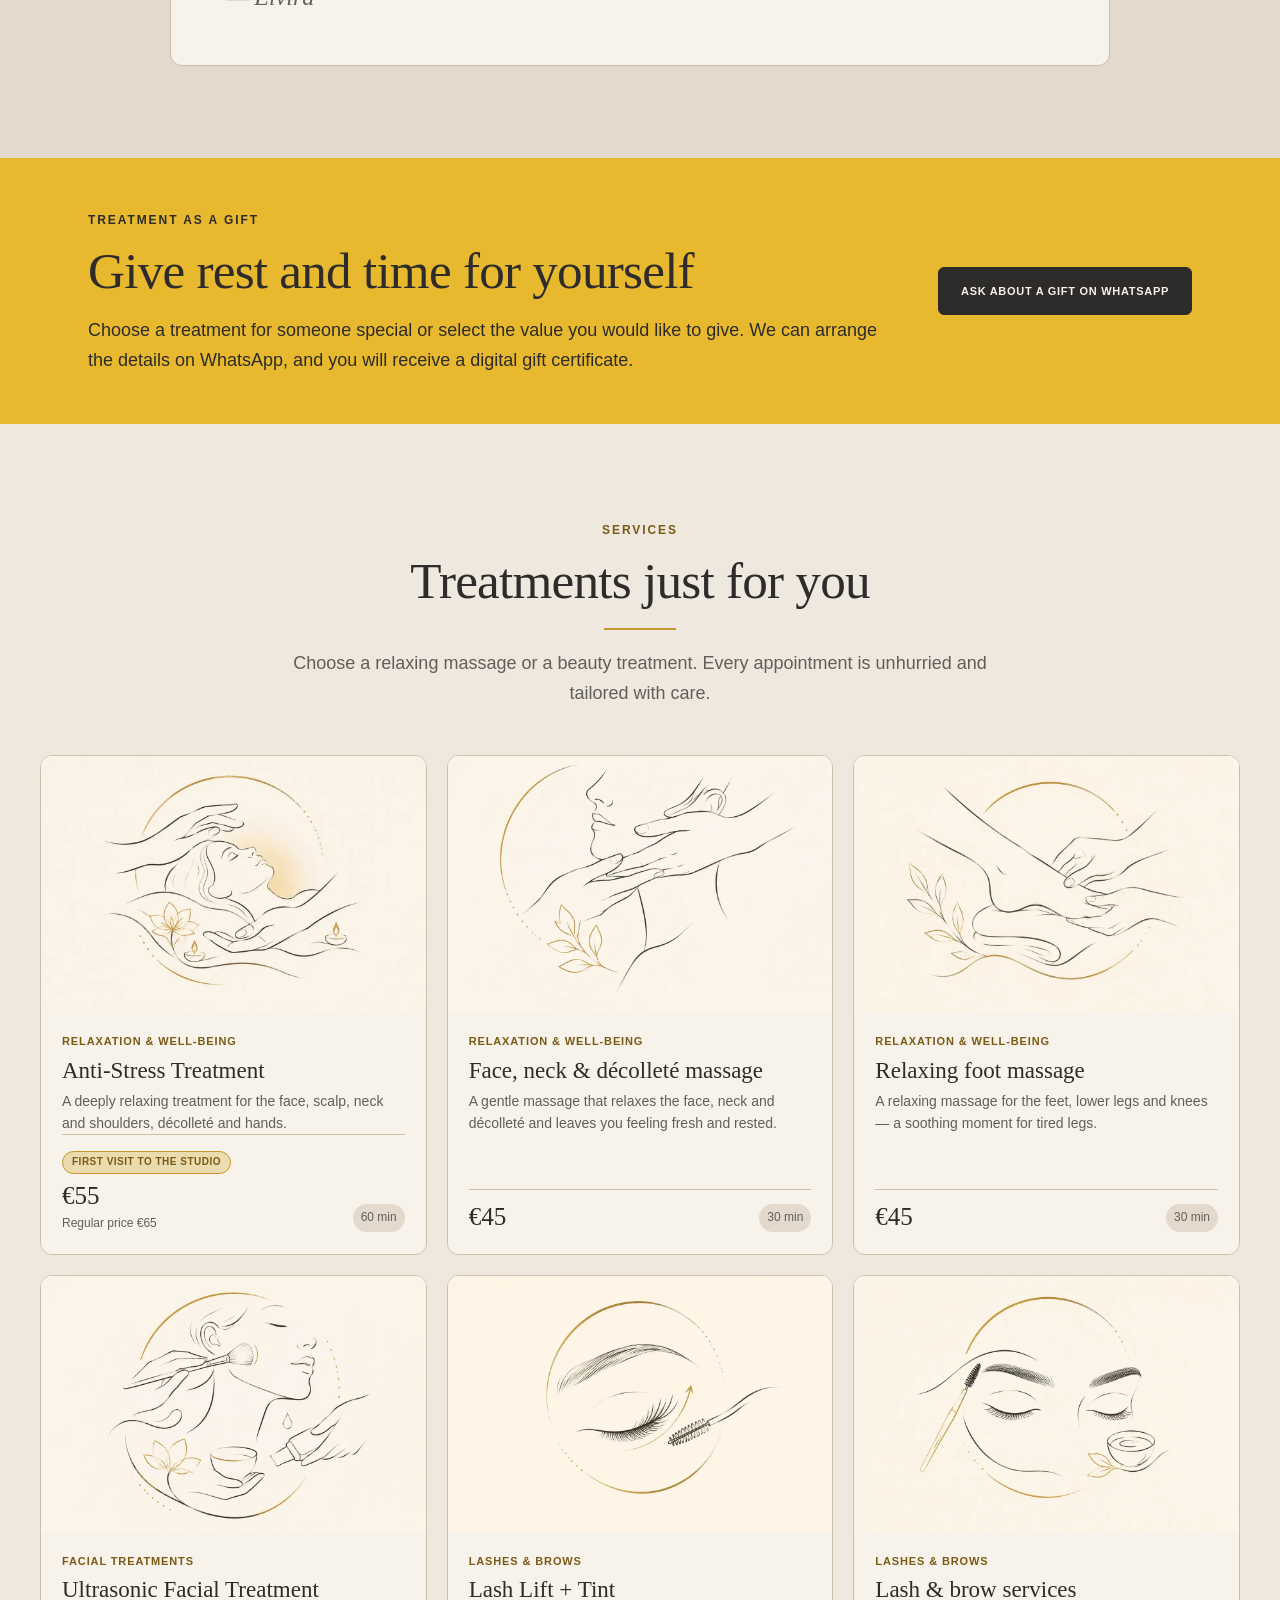
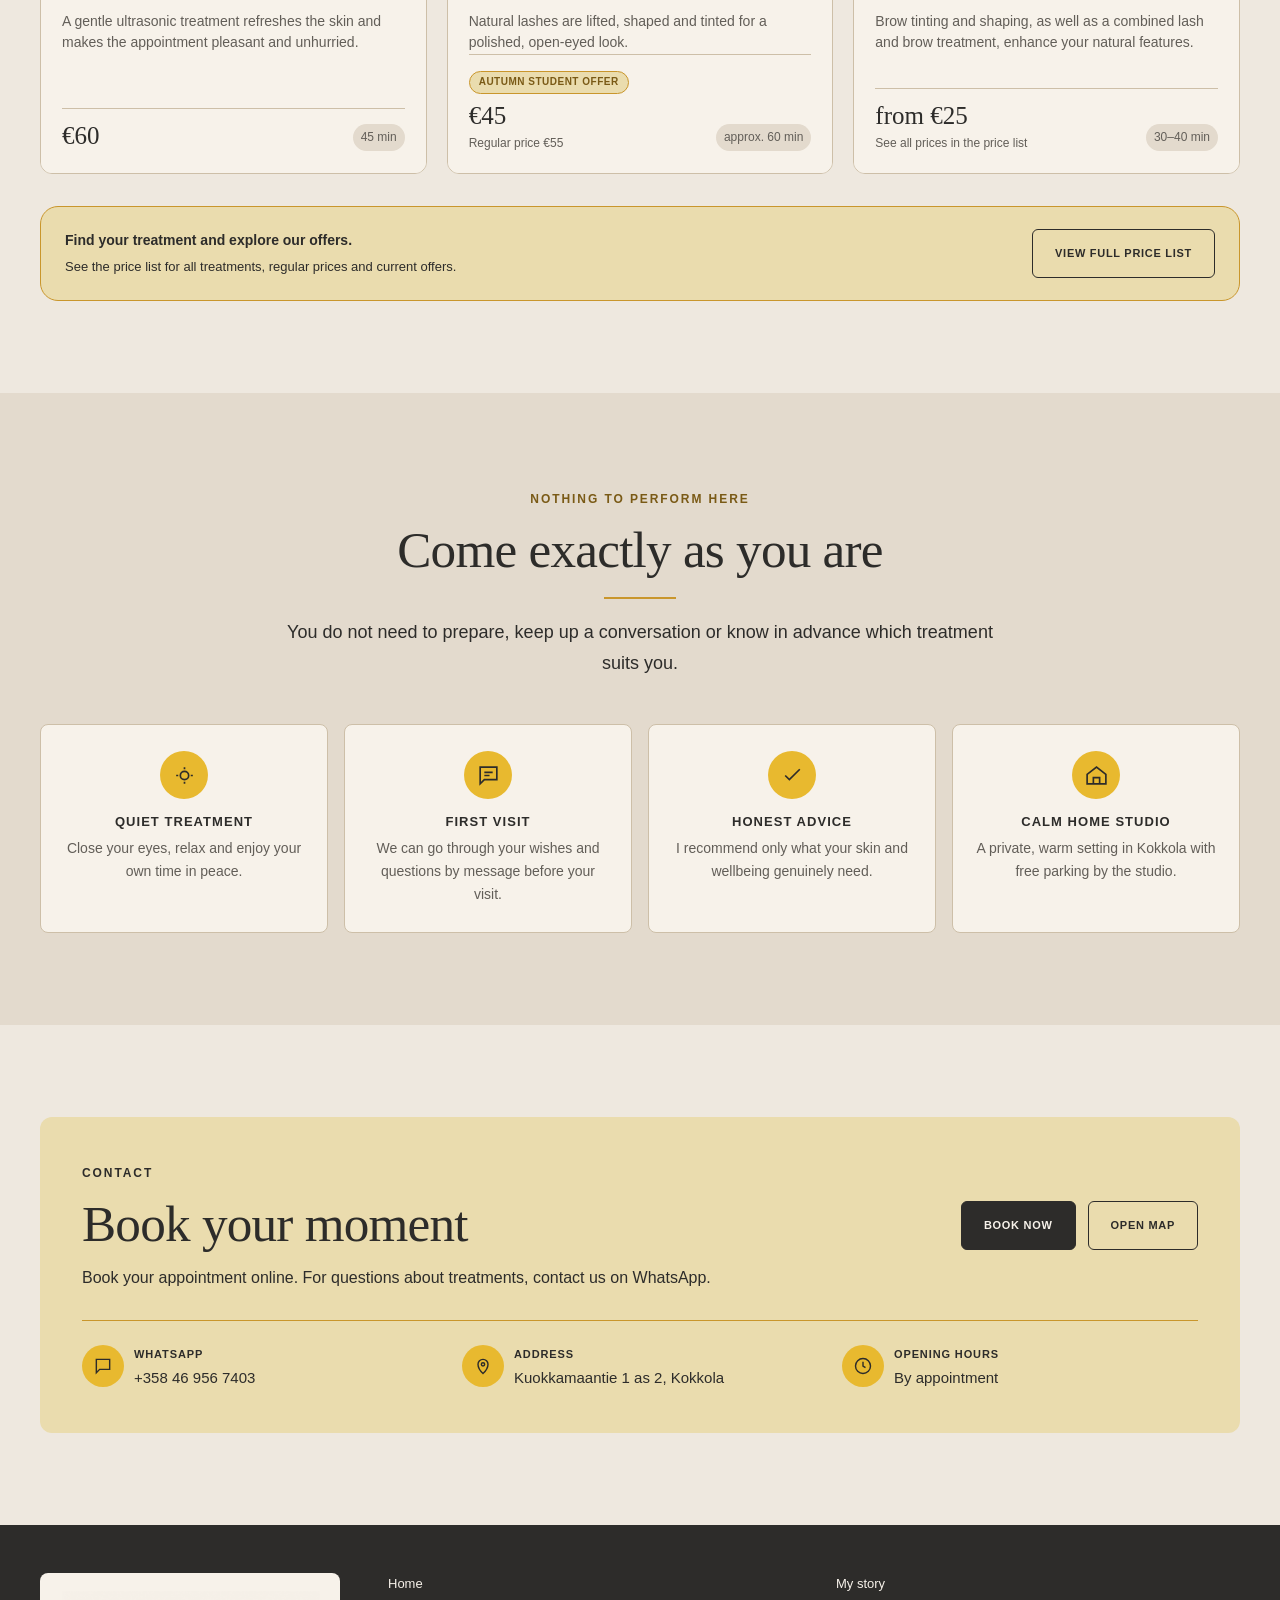
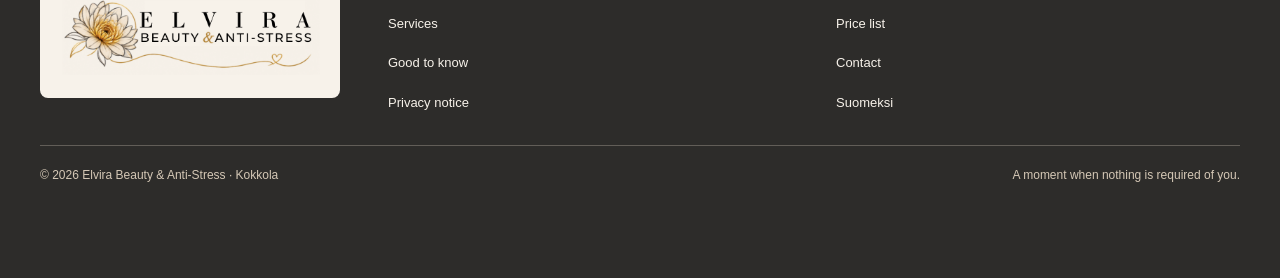
<file: en/index.html>
<!doctype html>
<html lang="en">
 <head>
  <meta charset="utf-8"/>
  <meta content="width=device-width,initial-scale=1" name="viewport"/>
  <title>
   Elvira Beauty &amp; Anti-Stress
  </title>
  <meta content="Beauty and relaxation treatments in a calm home studio in Kokkola. Anti-Stress treatment, facials, massage, lashes and brows. Book online." name="description"/>
  <meta content="#eee8df" name="theme-color"/>
  <meta content="index, follow" name="robots"/>
  <link href="https://elvirastudio.fi/en/" rel="canonical"/>
  <link href="https://elvirastudio.fi/" hreflang="fi" rel="alternate"/>
  <link href="https://elvirastudio.fi/en/" hreflang="en" rel="alternate"/>
  <link href="https://elvirastudio.fi/ru/" hreflang="ru" rel="alternate"/>
  <link href="https://elvirastudio.fi/" hreflang="x-default" rel="alternate"/>
  <link href="../img/favicon.png" rel="icon" type="image/png" sizes="128x128"/>
  <link href="../img/favicon.png" rel="shortcut icon" type="image/png"/>
  <link href="../img/favicon.png" rel="apple-touch-icon"/>
  <link href="../style.css?v=20260927-2" rel="stylesheet"/>
 </head>
 <body class="home-page">
  <a class="skip-link" href="#main-content">
   Skip to content
  </a>
  <header class="site-header">
   <div class="container header-inner">
    <a aria-label="Elvira Beauty &amp; Anti-Stress" class="logo-link" href="#home">
     <img alt="Elvira Beauty &amp; Anti-Stress" height="276" src="../img/logo.png" width="776"/>
    </a>
    <button aria-controls="main-nav" aria-expanded="false" aria-label="Open menu" class="menu-toggle" type="button">
     <span>
     </span>
     <span>
     </span>
     <span>
     </span>
    </button>
    <nav aria-label="Main menu" class="main-nav" id="main-nav">
     <a class="active" href="#home">
      Home
     </a>
     <a href="story.html">
      My story
     </a>
     <a href="#services">
      Services
     </a>
     <a href="#contact">
      Contact
     </a>
     <a href="hinnasto.html">
      Price list
     </a>
    <a class="btn btn-primary mobile-menu-booking" href="https://elvirabeautyantistress.setmore.com" target="_blank" rel="noopener">BOOK NOW</a>
    </nav>
    <div class="header-actions">
     <span class="lang-switch"><a href="../index.html">FI</a><span>/</span><a class="active" href="index.html">EN</a><span>/</span><a href="../ru/index.html">RU</a></span>
     <a class="btn btn-primary" href="https://elvirabeautyantistress.setmore.com" target="_blank" rel="noopener">Book now</a>
    </div>
   </div>
  </header>
  <main id="main-content" tabindex="-1">
   <section class="hero" id="home">
    <div class="container hero-grid">
     <div class="hero-copy">
      <h1>
       Beauty and relaxation treatments in Kokkola
      </h1>
      <p class="hero-promise">
       A moment when nothing is required of you
      </p>
      <p class="lead">
       Here, you can close your eyes, be quiet and simply rest. I care for you without rush in a warm, private home studio.
      </p>
      <div class="hero-actions">
       <a class="btn btn-primary" href="https://elvirabeautyantistress.setmore.com" target="_blank" rel="noopener">Book now</a>
       <a class="btn btn-outline" href="#services">
        Explore services
       </a>
      </div>
     </div>
     <div class="hero-media">
      <img alt="Calm treatment room at Elvira Beauty &amp; Anti-Stress" decoding="async" fetchpriority="high" src="../img/kuva1.png"/>
     </div>
    </div>
   </section>
   <section class="needs-section" id="your-needs">
    <div class="container">
     <div class="section-head center">
      <span class="eyebrow">
       What do you need right now?
      </span>
      <h2>
       Choose how you want to feel
      </h2>
      <div class="gold-line">
      </div>
      <p class="lead" style="margin-top:18px">
       You do not need to know the names of treatments. Start with how you would like to feel afterwards.
      </p>
     </div>
     <div class="needs-grid">
      <a class="need-card need-card-featured" href="#anti-stress">
       <span class="need-number">
        01
       </span>
       <h3>
        I want to relax
       </h3>
       <p>
        When your body and mind need a pause, choose the Anti-Stress treatment or a soothing massage.
       </p>
       <span class="need-link">
        Find your moment of rest &rarr;
       </span>
      </a>
      <a class="need-card" href="#facial-treatments">
       <span class="need-number">
        02
       </span>
       <h3>
        I want to look refreshed
       </h3>
       <p>
        An ultrasonic facial treatment or a face, neck and d&eacute;collet&eacute; massage refreshes your look and leaves you feeling rested.
       </p>
       <span class="need-link">
        See facial treatments &rarr;
       </span>
      </a>
      <a class="need-card" href="#services">
       <span class="need-number">
        03
       </span>
       <h3>
        I want a polished look
       </h3>
       <p>
        A lash lift and brow or lash tint enhance your own features in a natural way.
       </p>
       <span class="need-link">
        See beauty services &rarr;
       </span>
      </a>
      <a class="need-card" href="#contact">
       <span class="need-number">
        04
       </span>
       <h3>
        I am not sure what suits me
       </h3>
       <p>
        You do not have to decide alone. Tell me what you need and I will help you choose.
       </p>
       <span class="need-link">
        Ask Elvira &rarr;
       </span>
      </a>
     </div>
    </div>
   </section>
   <section class="anti-stress-section" id="anti-stress">
    <div class="container anti-stress-grid">
     <div class="anti-stress-copy">
      <span class="eyebrow">
       Elvira's signature ritual
      </span>
      <h2>
       Anti-Stress &mdash; more than a massage
      </h2>
      <p class="lead">
       Calm touch across the hands, neck, d&eacute;collet&eacute;, face and head helps you move out of the constant &ldquo;must do&rdquo; mode and into a moment where you can simply be.
      </p>
      <p>
       The treatment unfolds without rush, with warm hands and attention to how you feel.
      </p>
      <div class="anti-stress-actions">
       <a class="btn btn-primary" href="https://elvirabeautyantistress.setmore.com" target="_blank" rel="noopener">Book now</a>
       <a class="text-link" href="#services">60 min · first visit to the studio €55 · regular price €65 →</a>
      </div>
     </div>
     <div class="anti-stress-visual">
      <img alt="Warm, calming Anti-Stress treatment atmosphere at Elvira's home studio" decoding="async" height="800" loading="lazy" src="../img/service-antistress.webp" width="1200"/>
      <blockquote>
       <p>
        Beauty is also about how a person feels.
       </p>
       <cite>
        &mdash; Elvira
       </cite>
      </blockquote>
     </div>
    </div>
   </section>
   <section class="alt" id="about">
    <div class="container about-grid about-grid-text">
     <div class="about-copy about-copy-wide">
      <span class="eyebrow">
       About me
      </span>
      <h2>
       Beauty is not about trying to look younger
      </h2>
      <p>
       To me, beauty means well-cared-for skin, a lively expression and feeling at home with your reflection. I am Elvira, and I have worked in beauty and wellbeing for around ten years.
      </p>
      <p>
       What matters most to me is not only the treatment, but the person. I want every client to have a calm, careful and personal moment.
      </p>
      <p>
       My path to becoming a cosmetologist began at 53, when my nearly 30-year career in finance ended and I had to rebuild my life. In 2022, war brought me to Finland. Now, at 65, I am starting my own business in Kokkola.
      </p>
      <div aria-label="Important milestones in Elvira's life" class="story-milestones">
       <div>
        <strong>
         53
        </strong>
        <span>
         a new career
        </span>
       </div>
       <div>
        <strong>
         61
        </strong>
        <span>
         a new country
        </span>
       </div>
       <div>
        <strong>
         65
        </strong>
        <span>
         my own business
        </span>
       </div>
      </div>
      <p>
       Life has taught me that it is never too late to begin again &mdash; and we never truly start from nothing.
      </p>
      <div class="about-actions">
       <a class="btn btn-outline" href="story.html">
        Read my story
       </a>
      </div>
      <p class="signature">
       &mdash; Elvira
      </p>
     </div>
    </div>
   </section>
   <section class="gift-section" id="gift">
    <div class="container gift-card">
     <div>
      <span class="eyebrow">
       Treatment as a gift
      </span>
      <h2>
       Give rest and time for yourself
      </h2>
      <p class="lead">
       Choose a treatment for someone special or select the value you would like to give. We can arrange the details on WhatsApp, and you will receive a digital gift certificate.
      </p>
     </div>
     <a class="btn btn-primary" href="https://wa.me/358469567403?text=Hello%21%20I%20would%20like%20to%20buy%20a%20treatment%20as%20a%20gift." rel="noopener" target="_blank">
      Ask about a gift on WhatsApp
     </a>
    </div>
   </section>
   <section id="services">
    <div class="container">
     <div class="section-head center">
      <span class="eyebrow">
       Services
      </span>
      <h2>
       Treatments just for you
      </h2>
      <div class="gold-line">
      </div>
      <p class="lead" style="margin-top:18px">
       Choose a relaxing massage or a beauty treatment. Every appointment is unhurried and tailored with care.
      </p>
     </div>
     <div class="services-grid">
      <article class="service-card">
       <div class="service-image">
        <img alt="Anti-Stress Treatment" decoding="async" loading="lazy" src="../img/service-antistress.webp"/>
       </div>
       <div class="service-body">
        <div class="service-kicker">
         Relaxation &amp; well-being
        </div>
        <h3>
         Anti-Stress Treatment
        </h3>
        <p>
         A deeply relaxing treatment for the face, scalp, neck and shoulders, d&eacute;collet&eacute; and hands.
        </p>
        <div class="service-foot">
         <div>
<span class="service-promo-label">First visit to the studio</span>
<span class="service-price">€55</span>
<span class="service-regular">Regular price €65</span>
</div>
         <span class="service-time">
          60 min
         </span>
        </div>
       </div>
      </article>
      <article class="service-card">
       <div class="service-image">
        <img alt="Face, neck and d&eacute;collet&eacute; massage" decoding="async" loading="lazy" src="../img/service-facial-massage.webp"/>
       </div>
       <div class="service-body">
        <div class="service-kicker">
         Relaxation &amp; well-being
        </div>
        <h3>
         Face, neck &amp; d&eacute;collet&eacute; massage
        </h3>
        <p>
         A gentle massage that relaxes the face, neck and d&eacute;collet&eacute; and leaves you feeling fresh and rested.
        </p>
        <div class="service-foot">
         <div>
<span class="service-price">€45</span>
</div>
         <span class="service-time">
          30 min
         </span>
        </div>
       </div>
      </article>
      <article class="service-card">
       <div class="service-image">
        <img alt="Relaxing foot, lower-leg and knee massage" decoding="async" loading="lazy" src="../img/service-foot-massage.webp"/>
       </div>
       <div class="service-body">
        <div class="service-kicker">
         Relaxation &amp; well-being
        </div>
        <h3>
         Relaxing foot massage
        </h3>
        <p>
         A relaxing massage for the feet, lower legs and knees &mdash; a soothing moment for tired legs.
        </p>
        <div class="service-foot">
         <div>
<span class="service-price">€45</span>
</div>
         <span class="service-time">
          30 min
         </span>
        </div>
       </div>
      </article>
      <article class="service-card" id="facial-treatments">
       <div class="service-image">
        <img alt="Ultrasonic Facial Treatment" decoding="async" loading="lazy" src="../img/service-facial-treatment.webp"/>
       </div>
       <div class="service-body">
        <div class="service-kicker">
         Facial treatments
        </div>
        <h3>
         Ultrasonic Facial Treatment
        </h3>
        <p>
         A gentle ultrasonic treatment refreshes the skin and makes the appointment pleasant and unhurried.
        </p>
        <div class="service-foot">
         <div>
<span class="service-price">€60</span>
</div>
         <span class="service-time">
          45 min
         </span>
        </div>
       </div>
      </article>
      <article class="service-card">
       <div class="service-image">
        <img alt="Lash Lift and Tint" decoding="async" loading="lazy" src="../img/service-lash-lift.webp"/>
       </div>
       <div class="service-body">
        <div class="service-kicker">
         Lashes &amp; brows
        </div>
        <h3>
         Lash Lift + Tint
        </h3>
        <p>
         Natural lashes are lifted, shaped and tinted for a polished, open-eyed look.
        </p>
        <div class="service-foot">
         <div>
<span class="service-promo-label">Autumn student offer</span>
<span class="service-price">€45</span>
<span class="service-regular">Regular price €55</span>
</div>
         <span class="service-time">
          approx. 60 min
         </span>
        </div>
       </div>
      </article>
      <article class="service-card">
       <div class="service-image">
        <img alt="Lash and Brow Services" decoding="async" loading="lazy" src="../img/service-brows-lashes.webp"/>
       </div>
       <div class="service-body">
        <div class="service-kicker">
         Lashes &amp; brows
        </div>
        <h3>
         Lash &amp; brow services
        </h3>
        <p>
         Brow tinting and shaping, as well as a combined lash and brow treatment, enhance your natural features.
        </p>
        <div class="service-foot">
         <div>
<span class="service-price">from €25</span>
<span class="service-regular">
           See all prices in the price list
          </span>
</div>
         <span class="service-time">
          30&ndash;40 min
         </span>
        </div>
       </div>
      </article>
     </div>
     <div class="price-callout">
      <div class="price-callout-copy">
<strong>Find your treatment and explore our offers.</strong>
<span>See the price list for all treatments, regular prices and current offers.</span>
</div>
      <a class="btn btn-outline" href="hinnasto.html">
       View full price list
      </a>
     </div>
    </div>
   </section>
   <section class="alt comfort-section" id="good-to-know">
    <div class="container">
     <div class="section-head center">
      <span class="eyebrow">
       Nothing to perform here
      </span>
      <h2>
       Come exactly as you are
      </h2>
      <div class="gold-line">
      </div>
      <p class="lead" style="margin-top:18px">
       You do not need to prepare, keep up a conversation or know in advance which treatment suits you.
      </p>
     </div>
     <div class="info-grid">
      <div class="info-card">
       <div class="info-icon">
        <svg viewBox="0 0 24 24">
         <path d="M4 12h2m12 0h2M12 4v2m0 12v2">
         </path>
         <circle cx="12" cy="12" r="4">
         </circle>
        </svg>
       </div>
       <h3>
        Quiet treatment
       </h3>
       <p>
        Close your eyes, relax and enjoy your own time in peace.
       </p>
      </div>
      <div class="info-card">
       <div class="info-icon">
        <svg viewBox="0 0 24 24">
         <path d="M4 4h16v12H8l-4 4z">
         </path>
         <path d="M8 9h8M8 12h5">
         </path>
        </svg>
       </div>
       <h3>
        First visit
       </h3>
       <p>
        We can go through your wishes and questions by message before your visit.
       </p>
      </div>
      <div class="info-card">
       <div class="info-icon">
        <svg viewBox="0 0 24 24">
         <path d="M5 12l4 4L19 6">
         </path>
        </svg>
       </div>
       <h3>
        Honest advice
       </h3>
       <p>
        I recommend only what your skin and wellbeing genuinely need.
       </p>
      </div>
      <div class="info-card">
       <div class="info-icon">
        <svg viewBox="0 0 24 24">
         <path d="M3 11l9-7 9 7v9H3z">
         </path>
         <path d="M9 20v-6h6v6">
         </path>
        </svg>
       </div>
       <h3>
        Calm home studio
       </h3>
       <p>
        A private, warm setting in Kokkola with free parking by the studio.
       </p>
      </div>
     </div>
    </div>
   </section>
   <section class="contact-section" id="contact">
    <div class="container contact-stack">
     <div class="contact-card">
<div class="contact-copy">
      <span class="eyebrow">
       Contact
      </span>
      <h2>
       Book your moment
      </h2>
      <p style="margin-top:14px">Book your appointment online. For questions about treatments, contact us on WhatsApp.</p>
      </div>
<div class="contact-actions">
       <a class="btn btn-primary" href="https://elvirabeautyantistress.setmore.com" target="_blank" rel="noopener">Book now</a>
       <a class="btn btn-outline" href="https://www.google.com/maps/search/?api=1&amp;query=Kuokkamaantie%201%20as%202%2C%20Kokkola" rel="noopener" target="_blank">
        Open map
       </a>
      </div>
<div class="contact-list">
       <div class="contact-item">
        <div class="icon">
         <svg viewBox="0 0 24 24">
          <path d="M4 4h16v12H8l-4 4z">
          </path>
         </svg>
        </div>
        <div>
         <strong>
          WhatsApp
         </strong>
         <a href="https://wa.me/358469567403" rel="noopener" target="_blank">
          +358 46 956 7403
         </a>
        </div>
       </div>
       <div class="contact-item">
        <div class="icon">
         <svg viewBox="0 0 24 24">
          <path d="M12 21s6-5.2 6-11a6 6 0 1 0-12 0c0 5.8 6 11 6 11z">
          </path>
          <circle cx="12" cy="10" r="2">
          </circle>
         </svg>
        </div>
        <div>
         <strong>
          Address
         </strong>
         <span>
          Kuokkamaantie 1 as 2, Kokkola
         </span>
        </div>
       </div>
       <div class="contact-item">
        <div class="icon">
         <svg viewBox="0 0 24 24">
          <circle cx="12" cy="12" r="9">
          </circle>
          <path d="M12 7v5l3 2">
          </path>
         </svg>
        </div>
        <div>
         <strong>
          Opening hours
         </strong>
         <span>
          By appointment
         </span>
        </div>
       </div>
      </div>

     </div>

    </div>
   </section>
  </main>
  <footer>
   <div class="container footer-top">
    <div class="footer-logo">
     <img alt="Elvira Beauty &amp; Anti-Stress" height="276" src="../img/logo.png" width="776"/>
    </div>
    <div class="footer-links">
     <a href="#home">
      Home
     </a>
     <a href="story.html">
      My story
     </a>
     <a href="#services">
      Services
     </a>
     <a href="hinnasto.html">
      Price list
     </a>
     <a href="#good-to-know">
      Good to know
     </a>
     <a href="#contact">
      Contact
     </a>
     <a href="privacy.html">
      Privacy notice
     </a>
     <a href="../index.html">
      Suomeksi
     </a>
    </div>
   </div>
   <div class="container footer-bottom">
    <span>
     &copy; 2026 Elvira Beauty &amp; Anti-Stress &middot; Kokkola
    </span>
    <span>
     A moment when nothing is required of you.
    </span>
   </div>
  <div class="container wa-dock">
<a aria-label="Ask on WhatsApp" class="wa-float" href="https://wa.me/358469567403" rel="noopener" target="_blank">
   <svg viewBox="0 0 24 24">
    <path d="M12 2a10 10 0 0 0-8.6 15L2 22l5.2-1.4A10 10 0 1 0 12 2Zm0 18a8 8 0 0 1-4.1-1.1l-.3-.2-3 .8.8-2.9-.2-.3A8 8 0 1 1 12 20Zm4.4-5.9c-.2-.1-1.4-.7-1.6-.8-.2-.1-.4-.1-.5.1-.2.2-.6.8-.8 1-.1.2-.3.2-.5.1-.2-.1-1-.4-1.9-1.2-.7-.6-1.2-1.4-1.3-1.6-.1-.2 0-.4.1-.5l.4-.4c.1-.1.2-.3.2-.4.1-.2 0-.3 0-.4l-.7-1.6c-.2-.4-.4-.4-.5-.4h-.5c-.2 0-.4.1-.6.3-.2.2-.8.8-.8 1.9s.8 2.2.9 2.4c.1.2 1.6 2.5 4 3.4.6.2 1 .4 1.3.5.6.2 1 .1 1.4-.1.4-.2 1.3-.5 1.5-1 .2-.5.2-.9.1-1Z">
    </path>
   </svg>
   WhatsApp
  </a>
</div>
</footer>

  <script defer="" src="../script.js?v=20260927-2">
  </script>
 </body>
</html>
</file>
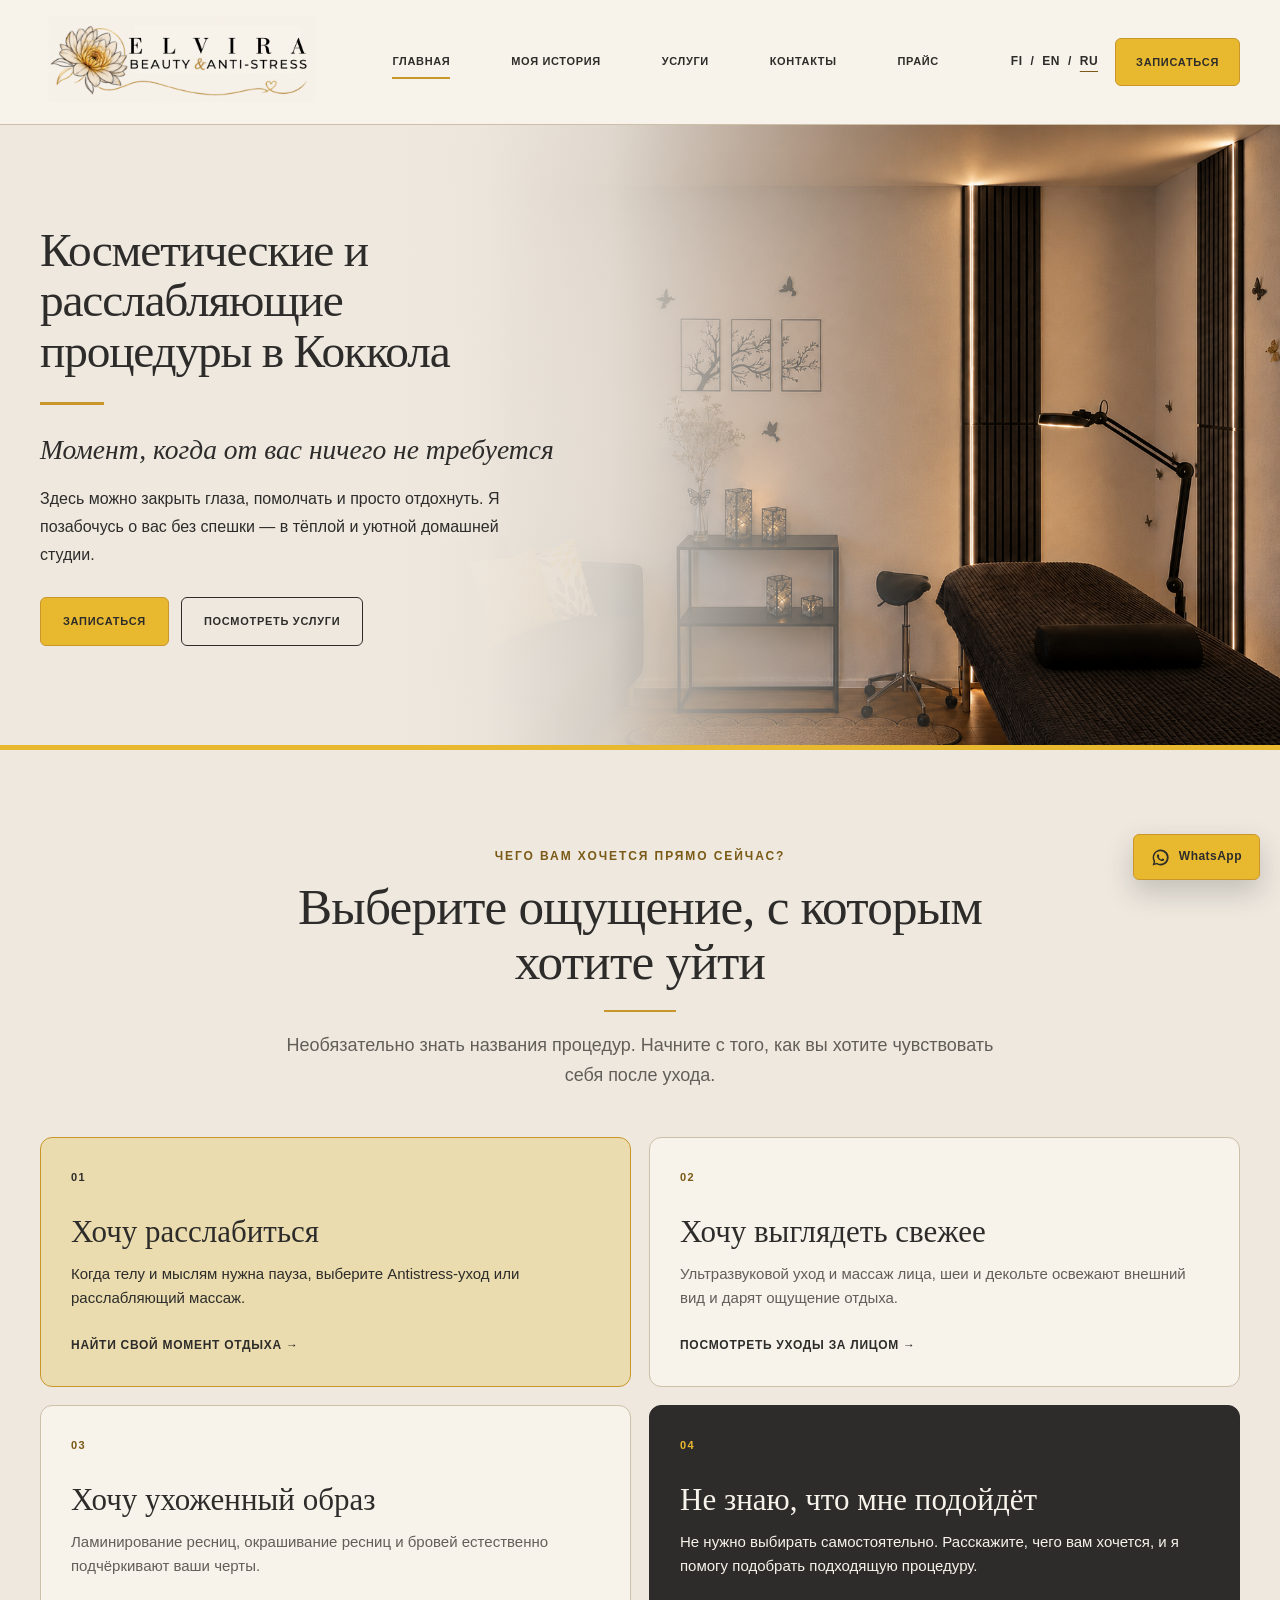
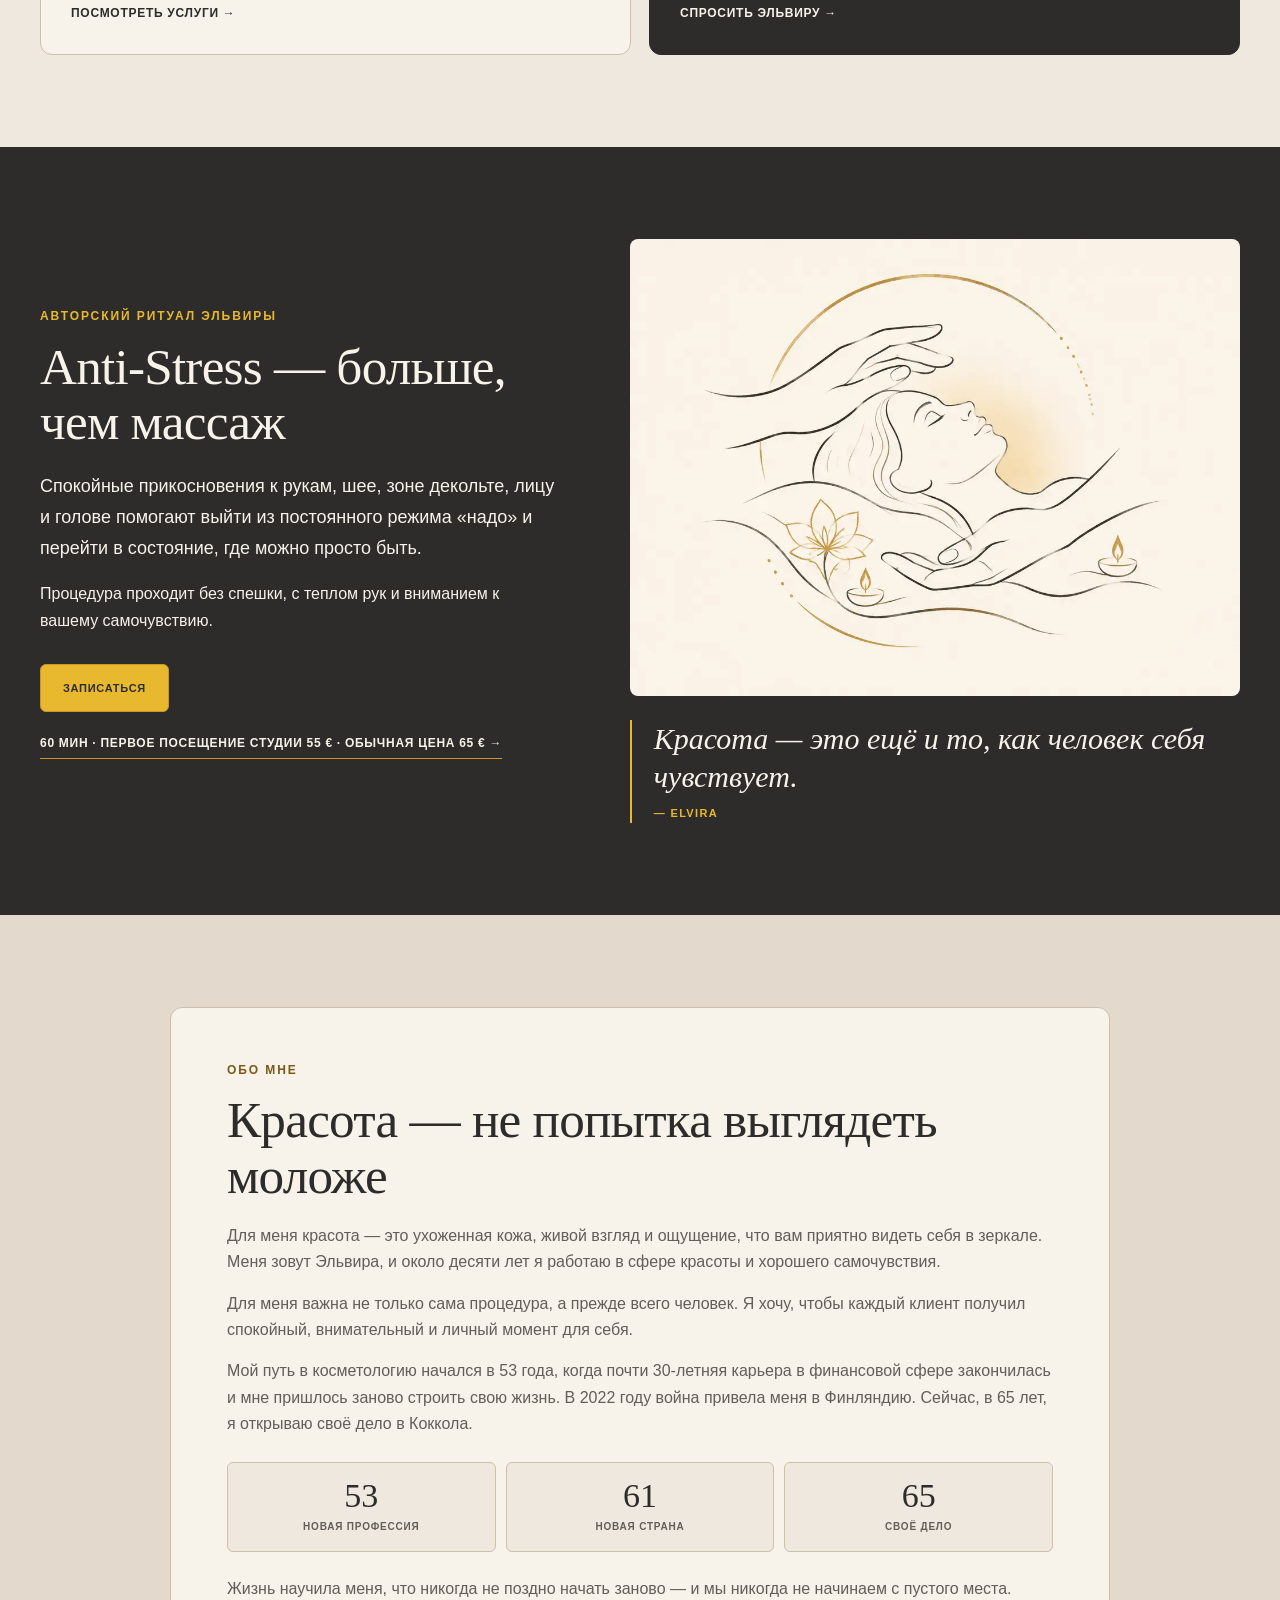
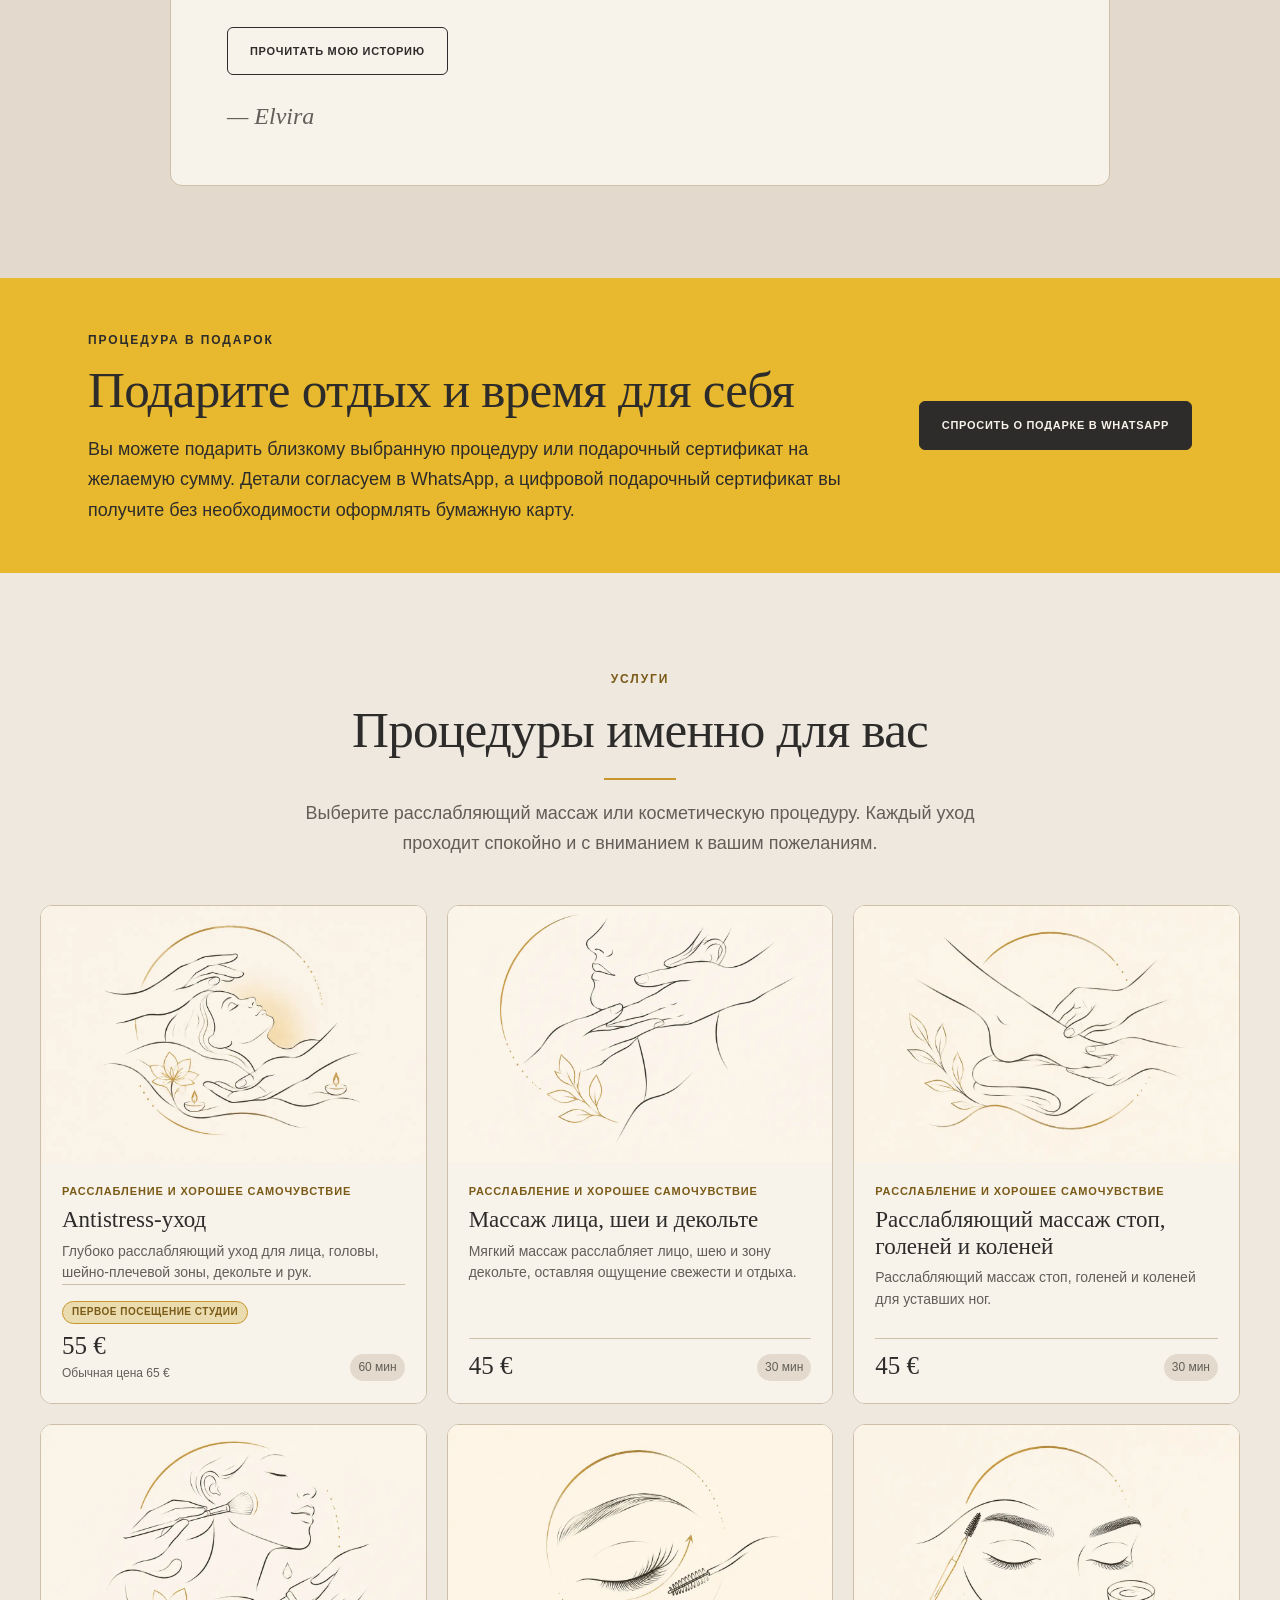
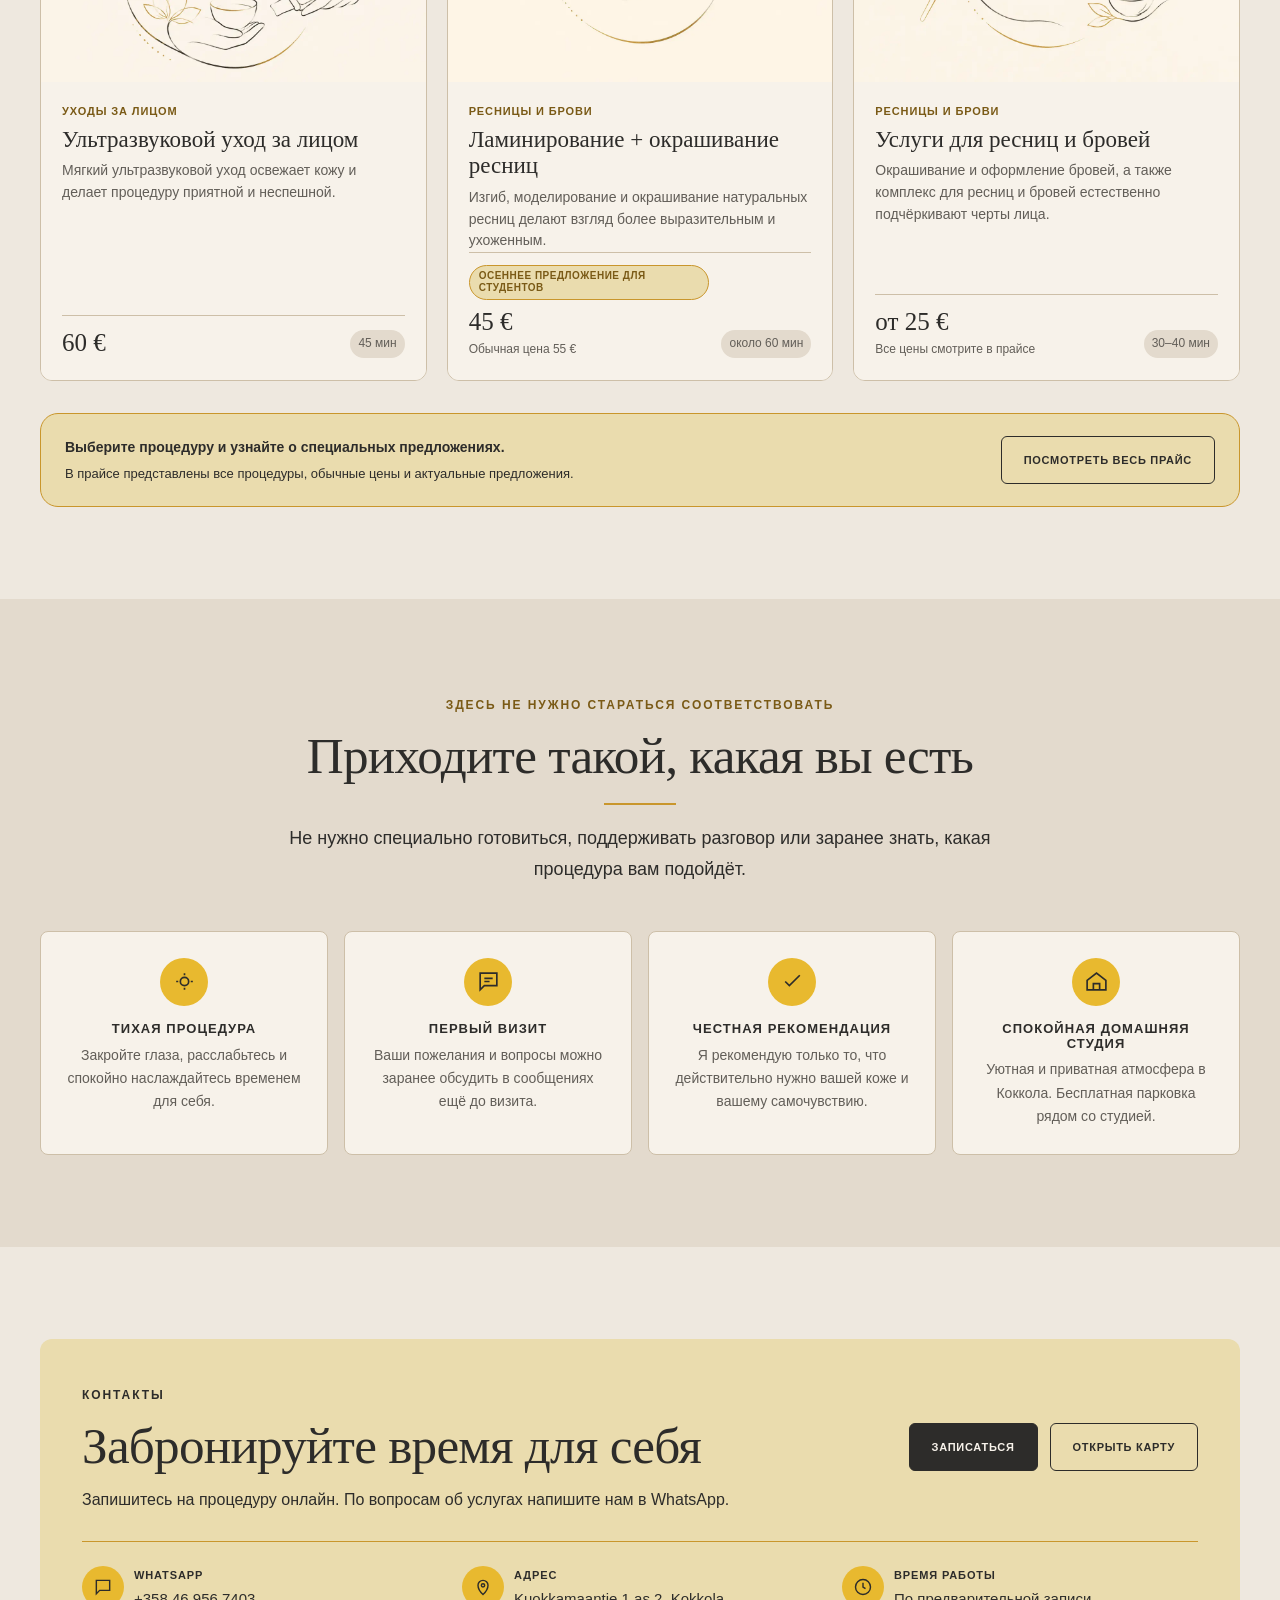
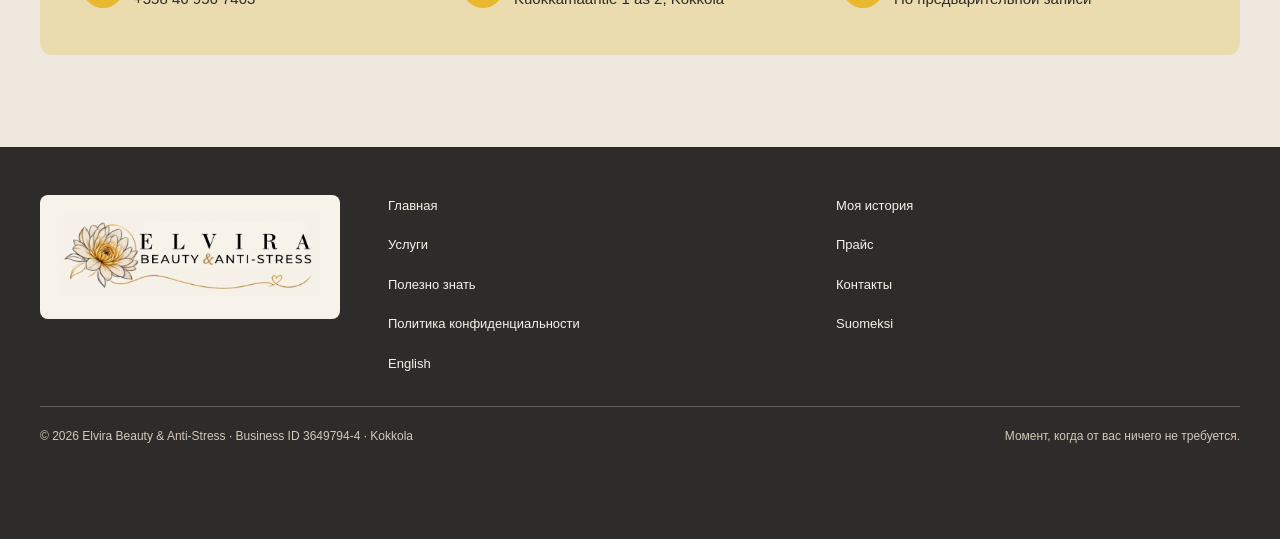
<file: ru/index.html>
<!DOCTYPE html>

<html lang="ru">
<head>
<meta charset="utf-8"/>
<meta content="width=device-width,initial-scale=1" name="viewport"/>
<title>Elvira Beauty &amp; Anti-Stress</title>
<meta content="Косметические и расслабляющие процедуры в уютной домашней студии в Коккола. Anti-Stress, уходы за лицом, массаж, ресницы и брови. Онлайн-запись." name="description"/>
<meta content="#eee8df" name="theme-color"/>
<meta content="index, follow" name="robots"/>
<link href="https://elvirastudio.fi/ru/" rel="canonical"/>
<link href="https://elvirastudio.fi/" hreflang="fi" rel="alternate"/>
<link href="https://elvirastudio.fi/en/" hreflang="en" rel="alternate"/>
<link href="https://elvirastudio.fi/ru/" hreflang="ru" rel="alternate"/>
<link href="https://elvirastudio.fi/" hreflang="x-default" rel="alternate"/>
<link href="../img/favicon.png" rel="icon" type="image/png" sizes="128x128"/>
<link href="../img/favicon.png" rel="shortcut icon" type="image/png"/>
<link href="../img/favicon.png" rel="apple-touch-icon"/>
<link href="../style.css?v=20260927-2" rel="stylesheet"/>
</head>
<body class="home-page">
<a class="skip-link" href="#main-content">Перейти к содержанию</a>
<header class="site-header">
<div class="container header-inner">
<a aria-label="Elvira Beauty &amp; Anti-Stress" class="logo-link" href="#etusivu">
<img alt="Elvira Beauty &amp; Anti-Stress" height="276" src="../img/logo.png" width="776"/>
</a>
<button aria-controls="main-nav" aria-expanded="false" aria-label="Открыть меню" class="menu-toggle" type="button">
<span>
</span>
<span>
</span>
<span>
</span>
</button>
<nav aria-label="Главное меню" class="main-nav" id="main-nav">
<a class="active" href="#etusivu">Главная</a>
<a href="story.html">Моя история</a>
<a href="#palvelut">Услуги</a>
<a href="#yhteystiedot">Контакты</a>
<a href="hinnasto.html">Прайс</a>
<a class="btn btn-primary mobile-menu-booking" href="https://elvirabeautyantistress.setmore.com" target="_blank" rel="noopener">ЗАБРОНИРОВАТЬ</a>
</nav>
<div class="header-actions">
<span class="lang-switch"><a href="../index.html">FI</a><span>/</span><a href="../en/index.html">EN</a><span>/</span><a class="active" href="index.html">RU</a></span>
<a class="btn btn-primary" href="https://elvirabeautyantistress.setmore.com" target="_blank" rel="noopener">Записаться</a>
</div>
</div>
</header>
<main id="main-content" tabindex="-1">
<section class="hero" id="etusivu">
<div class="container hero-grid">
<div class="hero-copy">
<h1>Косметические и расслабляющие процедуры в Коккола</h1>
<p class="hero-promise">Момент, когда от вас ничего не требуется</p>
<p class="lead">Здесь можно закрыть глаза, помолчать и просто отдохнуть. Я позабочусь о вас без спешки — в тёплой и уютной домашней студии.</p>
<div class="hero-actions">
<a class="btn btn-primary" href="https://elvirabeautyantistress.setmore.com" target="_blank" rel="noopener">Записаться</a>
<a class="btn btn-outline" href="#palvelut">Посмотреть услуги</a>
</div>
</div>
<div class="hero-media">
<img alt="Спокойная атмосфера кабинета Elvira Beauty &amp; Anti-Stress" decoding="async" fetchpriority="high" src="../img/kuva1.png"/>
</div>
</div>
</section>
<section class="needs-section" id="tarpeesi">
<div class="container">
<div class="section-head center">
<span class="eyebrow">Чего вам хочется прямо сейчас?</span>
<h2>Выберите ощущение, с которым хотите уйти</h2>
<div class="gold-line">
</div>
<p class="lead" style="margin-top:18px">Необязательно знать названия процедур. Начните с того, как вы хотите чувствовать себя после ухода.</p>
</div>
<div class="needs-grid">
<a class="need-card need-card-featured" href="#anti-stress">
<span class="need-number">
        01
       </span>
<h3>Хочу расслабиться</h3>
<p>Когда телу и мыслям нужна пауза, выберите Antistress-уход или расслабляющий массаж.</p>
<span class="need-link">Найти свой момент отдыха →</span>
</a>
<a class="need-card" href="#kasvohoidot">
<span class="need-number">
        02
       </span>
<h3>Хочу выглядеть свежее</h3>
<p>Ультразвуковой уход и массаж лица, шеи и декольте освежают внешний вид и дарят ощущение отдыха.</p>
<span class="need-link">Посмотреть уходы за лицом →</span>
</a>
<a class="need-card" href="#palvelut">
<span class="need-number">
        03
       </span>
<h3>Хочу ухоженный образ</h3>
<p>Ламинирование ресниц, окрашивание ресниц и бровей естественно подчёркивают ваши черты.</p>
<span class="need-link">Посмотреть услуги →</span>
</a>
<a class="need-card" href="#yhteystiedot">
<span class="need-number">
        04
       </span>
<h3>Не знаю, что мне подойдёт</h3>
<p>Не нужно выбирать самостоятельно. Расскажите, чего вам хочется, и я помогу подобрать подходящую процедуру.</p>
<span class="need-link">Спросить Эльвиру →</span>
</a>
</div>
</div>
</section>
<section class="anti-stress-section" id="anti-stress">
<div class="container anti-stress-grid">
<div class="anti-stress-copy">
<span class="eyebrow">Авторский ритуал Эльвиры</span>
<h2>Anti-Stress — больше, чем массаж</h2>
<p class="lead">Спокойные прикосновения к рукам, шее, зоне декольте, лицу и голове помогают выйти из постоянного режима «надо» и перейти в состояние, где можно просто быть.</p>
<p>Процедура проходит без спешки, с теплом рук и вниманием к вашему самочувствию.</p>
<div class="anti-stress-actions">
<a class="btn btn-primary" href="https://elvirabeautyantistress.setmore.com" target="_blank" rel="noopener">Записаться</a>
<a class="text-link" href="#palvelut">60 мин · первое посещение студии 55 € · обычная цена 65 € →</a>
</div>
</div>
<div class="anti-stress-visual">
<img alt="Тёплый свет свечей в домашней студии Elvira" decoding="async" height="800" loading="lazy" src="../img/service-antistress.webp" width="1200"/>
<blockquote>
<p>Красота — это ещё и то, как человек себя чувствует.</p>
<cite>
        — Elvira
       </cite>
</blockquote>
</div>
</div>
</section>
<section class="alt" id="minusta">
<div class="container about-grid about-grid-text">
<div class="about-copy about-copy-wide">
<span class="eyebrow">Обо мне</span>
<h2>Красота — не попытка выглядеть моложе</h2>
<p>Для меня красота — это ухоженная кожа, живой взгляд и ощущение, что вам приятно видеть себя в зеркале. Меня зовут Эльвира, и около десяти лет я работаю в сфере красоты и хорошего самочувствия.</p>
<p>Для меня важна не только сама процедура, а прежде всего человек. Я хочу, чтобы каждый клиент получил спокойный, внимательный и личный момент для себя.</p>
<p>Мой путь в косметологию начался в 53 года, когда почти 30-летняя карьера в финансовой сфере закончилась и мне пришлось заново строить свою жизнь. В 2022 году война привела меня в Финляндию. Сейчас, в 65 лет, я открываю своё дело в Коккола.</p>
<div aria-label="Важные этапы жизни Эльвиры" class="story-milestones">
<div>
<strong>
         53
        </strong>
<span>новая профессия</span>
</div>
<div>
<strong>
         61
        </strong>
<span>новая страна</span>
</div>
<div>
<strong>
         65
        </strong>
<span>своё дело</span>
</div>
</div>
<p>Жизнь научила меня, что никогда не поздно начать заново — и мы никогда не начинаем с пустого места.</p>
<div class="about-actions">
<a class="btn btn-outline" href="story.html">Прочитать мою историю</a>
</div>
<p class="signature">
       — Elvira
      </p>
</div>
</div>
</section>
<section class="gift-section" id="lahjaksi">
<div class="container gift-card">
<div>
<span class="eyebrow">Процедура в подарок</span>
<h2>Подарите отдых и время для себя</h2>
<p class="lead">Вы можете подарить близкому выбранную процедуру или подарочный сертификат на желаемую сумму. Детали согласуем в WhatsApp, а цифровой подарочный сертификат вы получите без необходимости оформлять бумажную карту.</p>
</div>
<a class="btn btn-primary" href="https://wa.me/358469567403?text=Hei%21%20Haluaisin%20ostaa%20hoidon%20lahjaksi." rel="noopener" target="_blank">Спросить о подарке в WhatsApp</a>
</div>
</section>
<section id="palvelut">
<div class="container">
<div class="section-head center">
<span class="eyebrow">Услуги</span>
<h2>Процедуры именно для вас</h2>
<div class="gold-line">
</div>
<p class="lead" style="margin-top:18px">Выберите расслабляющий массаж или косметическую процедуру. Каждый уход проходит спокойно и с вниманием к вашим пожеланиям.</p>
</div>
<div class="services-grid">
<!-- ANTISTRESS-HOITO -->
<article class="service-card">
<div class="service-image">
<img alt="Antistress-уход" decoding="async" loading="lazy" src="../img/service-antistress.webp"/>
</div>
<div class="service-body">
<div class="service-kicker">Расслабление и хорошее самочувствие</div>
<h3>Antistress-уход</h3>
<p>Глубоко расслабляющий уход для лица, головы, шейно-плечевой зоны, декольте и рук.</p>
<div class="service-foot">
<div>
<span class="service-promo-label">Первое посещение студии</span>
<span class="service-price">55 €</span>
<span class="service-regular">Обычная цена 65 €</span>
</div>
<span class="service-time">60 мин</span>
</div>
</div>
</article>
<!-- KASVO-, KAULA- JA DEKOLTEEHIERONTA -->
<article class="service-card">
<div class="service-image">
<img alt="Массаж лица, шеи и декольте" decoding="async" loading="lazy" src="../img/service-facial-massage.webp"/>
</div>
<div class="service-body">
<div class="service-kicker">Расслабление и хорошее самочувствие</div>
<h3>Массаж лица, шеи и декольте</h3>
<p>Мягкий массаж расслабляет лицо, шею и зону декольте, оставляя ощущение свежести и отдыха.</p>
<div class="service-foot">
<div>
<span class="service-price">45 €</span>
</div>
<span class="service-time">30 мин</span>
</div>
</div>
</article>
<!-- JALKAHIERONTA -->
<article class="service-card">
<div class="service-image">
<img alt="Расслабляющий массаж стоп, голеней и коленей" decoding="async" loading="lazy" src="../img/service-foot-massage.webp"/>
</div>
<div class="service-body">
<div class="service-kicker">Расслабление и хорошее самочувствие</div>
<h3>Расслабляющий массаж стоп, голеней и коленей</h3>
<p>Расслабляющий массаж стоп, голеней и коленей для уставших ног.</p>
<div class="service-foot">
<div>
<span class="service-price">45 €</span>
</div>
<span class="service-time">30 мин</span>
</div>
</div>
</article>
<!-- ULTRAÄÄNIKASVOHOITO -->
<article class="service-card" id="kasvohoidot">
<div class="service-image">
<img alt="Ультразвуковой уход за лицом" decoding="async" loading="lazy" src="../img/service-facial-treatment.webp"/>
</div>
<div class="service-body">
<div class="service-kicker">Уходы за лицом</div>
<h3>Ультразвуковой уход за лицом</h3>
<p>Мягкий ультразвуковой уход освежает кожу и делает процедуру приятной и неспешной.</p>
<div class="service-foot">
<div>
<span class="service-price">60 €</span>
</div>
<span class="service-time">45 мин</span>
</div>
</div>
</article>
<!-- RIPSIEN LAMINOINTI -->
<article class="service-card">
<div class="service-image">
<img alt="Ламинирование и окрашивание ресниц" decoding="async" loading="lazy" src="../img/service-lash-lift.webp"/>
</div>
<div class="service-body">
<div class="service-kicker">Ресницы и брови</div>
<h3>Ламинирование + окрашивание ресниц</h3>
<p>Изгиб, моделирование и окрашивание натуральных ресниц делают взгляд более выразительным и ухоженным.</p>
<div class="service-foot">
<div>
<span class="service-promo-label">Осеннее предложение для студентов</span>
<span class="service-price">45 €</span>
<span class="service-regular">Обычная цена 55 €</span>
</div>
<span class="service-time">около 60 мин</span>
</div>
</div>
</article>
<!-- RIPSET JA KULMAT -->
<article class="service-card">
<div class="service-image">
<img alt="Услуги для ресниц и бровей" decoding="async" loading="lazy" src="../img/service-brows-lashes.webp"/>
</div>
<div class="service-body">
<div class="service-kicker">Ресницы и брови</div>
<h3>Услуги для ресниц и бровей</h3>
<p>Окрашивание и оформление бровей, а также комплекс для ресниц и бровей естественно подчёркивают черты лица.</p>
<div class="service-foot">
<div>
<span class="service-price">от 25 €</span>
<span class="service-regular">Все цены смотрите в прайсе</span>
</div>
<span class="service-time">30–40 мин</span>
</div>
</div>
</article>
</div>
<div class="price-callout">
<div class="price-callout-copy">
<strong>Выберите процедуру и узнайте о специальных предложениях.</strong>
<span>В прайсе представлены все процедуры, обычные цены и актуальные предложения.</span>
</div>
<a class="btn btn-outline" href="hinnasto.html">Посмотреть весь прайс</a>
</div>
</div>
</section>
<section class="alt comfort-section" id="hyva-tietaa">
<div class="container">
<div class="section-head center">
<span class="eyebrow">Здесь не нужно стараться соответствовать</span>
<h2>Приходите такой, какая вы есть</h2>
<div class="gold-line">
</div>
<p class="lead" style="margin-top:18px">Не нужно специально готовиться, поддерживать разговор или заранее знать, какая процедура вам подойдёт.</p>
</div>
<div class="info-grid">
<div class="info-card">
<div class="info-icon">
<svg viewbox="0 0 24 24">
<path d="M4 12h2m12 0h2M12 4v2m0 12v2">
</path>
<circle cx="12" cy="12" r="4">
</circle>
</svg>
</div>
<h3>Тихая процедура</h3>
<p>Закройте глаза, расслабьтесь и спокойно наслаждайтесь временем для себя.</p>
</div>
<div class="info-card">
<div class="info-icon">
<svg viewbox="0 0 24 24">
<path d="M4 4h16v12H8l-4 4z">
</path>
<path d="M8 9h8M8 12h5">
</path>
</svg>
</div>
<h3>Первый визит</h3>
<p>Ваши пожелания и вопросы можно заранее обсудить в сообщениях ещё до визита.</p>
</div>
<div class="info-card">
<div class="info-icon">
<svg viewbox="0 0 24 24">
<path d="M5 12l4 4L19 6">
</path>
</svg>
</div>
<h3>Честная рекомендация</h3>
<p>Я рекомендую только то, что действительно нужно вашей коже и вашему самочувствию.</p>
</div>
<div class="info-card">
<div class="info-icon">
<svg viewbox="0 0 24 24">
<path d="M3 11l9-7 9 7v9H3z">
</path>
<path d="M9 20v-6h6v6">
</path>
</svg>
</div>
<h3>Спокойная домашняя студия</h3>
<p>Уютная и приватная атмосфера в Коккола. Бесплатная парковка рядом со студией.</p>
</div>
</div>
</div>
</section>
<section class="contact-section" id="yhteystiedot">
<div class="container contact-stack">
<div class="contact-card">
<div class="contact-copy">
<span class="eyebrow">Контакты</span>
<h2>Забронируйте время для себя</h2>
<p style="margin-top:14px">Запишитесь на процедуру онлайн. По вопросам об услугах напишите нам в WhatsApp.</p>
</div>
<div class="contact-actions">
<a class="btn btn-primary" href="https://elvirabeautyantistress.setmore.com" target="_blank" rel="noopener">Записаться</a>
<a class="btn btn-outline" href="https://www.google.com/maps/search/?api=1&amp;query=Kuokkamaantie%201%20as%202%2C%20Kokkola" rel="noopener" target="_blank">Открыть карту</a>
</div>
<div class="contact-list">
<div class="contact-item">
<div class="icon">
<svg viewbox="0 0 24 24">
<path d="M4 4h16v12H8l-4 4z">
</path>
</svg>
</div>
<div>
<strong>WhatsApp</strong>
<a href="https://wa.me/358469567403" rel="noopener" target="_blank">
          +358 46 956 7403
         </a>
</div>
</div>
<div class="contact-item">
<div class="icon">
<svg viewbox="0 0 24 24">
<path d="M12 21s6-5.2 6-11a6 6 0 1 0-12 0c0 5.8 6 11 6 11z">
</path>
<circle cx="12" cy="10" r="2">
</circle>
</svg>
</div>
<div>
<strong>Адрес</strong>
<span>
          Kuokkamaantie 1 as 2, Kokkola
         </span>
</div>
</div>
<div class="contact-item">
<div class="icon">
<svg viewbox="0 0 24 24">
<circle cx="12" cy="12" r="9">
</circle>
<path d="M12 7v5l3 2">
</path>
</svg>
</div>
<div>
<strong>Время работы</strong>
<span>По предварительной записи</span>
</div>
</div>
</div>

</div>

</div>
</section>
</main>
<footer>
<div class="container footer-top">
<div class="footer-logo">
<img alt="Elvira Beauty &amp; Anti-Stress" height="276" src="../img/logo.png" width="776"/>
</div>
<div class="footer-links">
<a href="#etusivu">Главная</a>
<a href="story.html">Моя история</a>
<a href="#palvelut">Услуги</a>
<a href="hinnasto.html">Прайс</a>
<a href="#hyva-tietaa">Полезно знать</a>
<a href="#yhteystiedot">Контакты</a>
<a href="privacy.html">Политика конфиденциальности</a>
<a href="../index.html">Suomeksi</a><a href="../en/index.html">English</a></div>
</div>
<div class="container footer-bottom">
<span>
     © 2026 Elvira Beauty &amp; Anti-Stress · Business ID 3649794-4 ·
          Kokkola
    </span>
<span>Момент, когда от вас ничего не требуется.</span>
</div>
<div class="container wa-dock">
<a aria-label="Спросить в WhatsApp" class="wa-float" href="https://wa.me/358469567403" rel="noopener" target="_blank">
<svg viewbox="0 0 24 24">
<path d="M12 2a10 10 0 0 0-8.6 15L2 22l5.2-1.4A10 10 0 1 0 12 2Zm0 18a8 8 0 0 1-4.1-1.1l-.3-.2-3 .8.8-2.9-.2-.3A8 8 0 1 1 12 20Zm4.4-5.9c-.2-.1-1.4-.7-1.6-.8-.2-.1-.4-.1-.5.1-.2.2-.6.8-.8 1-.1.2-.3.2-.5.1-.2-.1-1-.4-1.9-1.2-.7-.6-1.2-1.4-1.3-1.6-.1-.2 0-.4.1-.5l.4-.4c.1-.1.2-.3.2-.4.1-.2 0-.3 0-.4l-.7-1.6c-.2-.4-.4-.4-.5-.4h-.5c-.2 0-.4.1-.6.3-.2.2-.8.8-.8 1.9s.8 2.2.9 2.4c.1.2 1.6 2.5 4 3.4.6.2 1 .4 1.3.5.6.2 1 .1 1.4-.1.4-.2 1.3-.5 1.5-1 .2-.5.2-.9.1-1Z">
</path>
</svg>WhatsApp</a>
</div>
</footer>

<script defer="" src="../script.js?v=20260927-2">
</script>
</body>
</html>
</file>
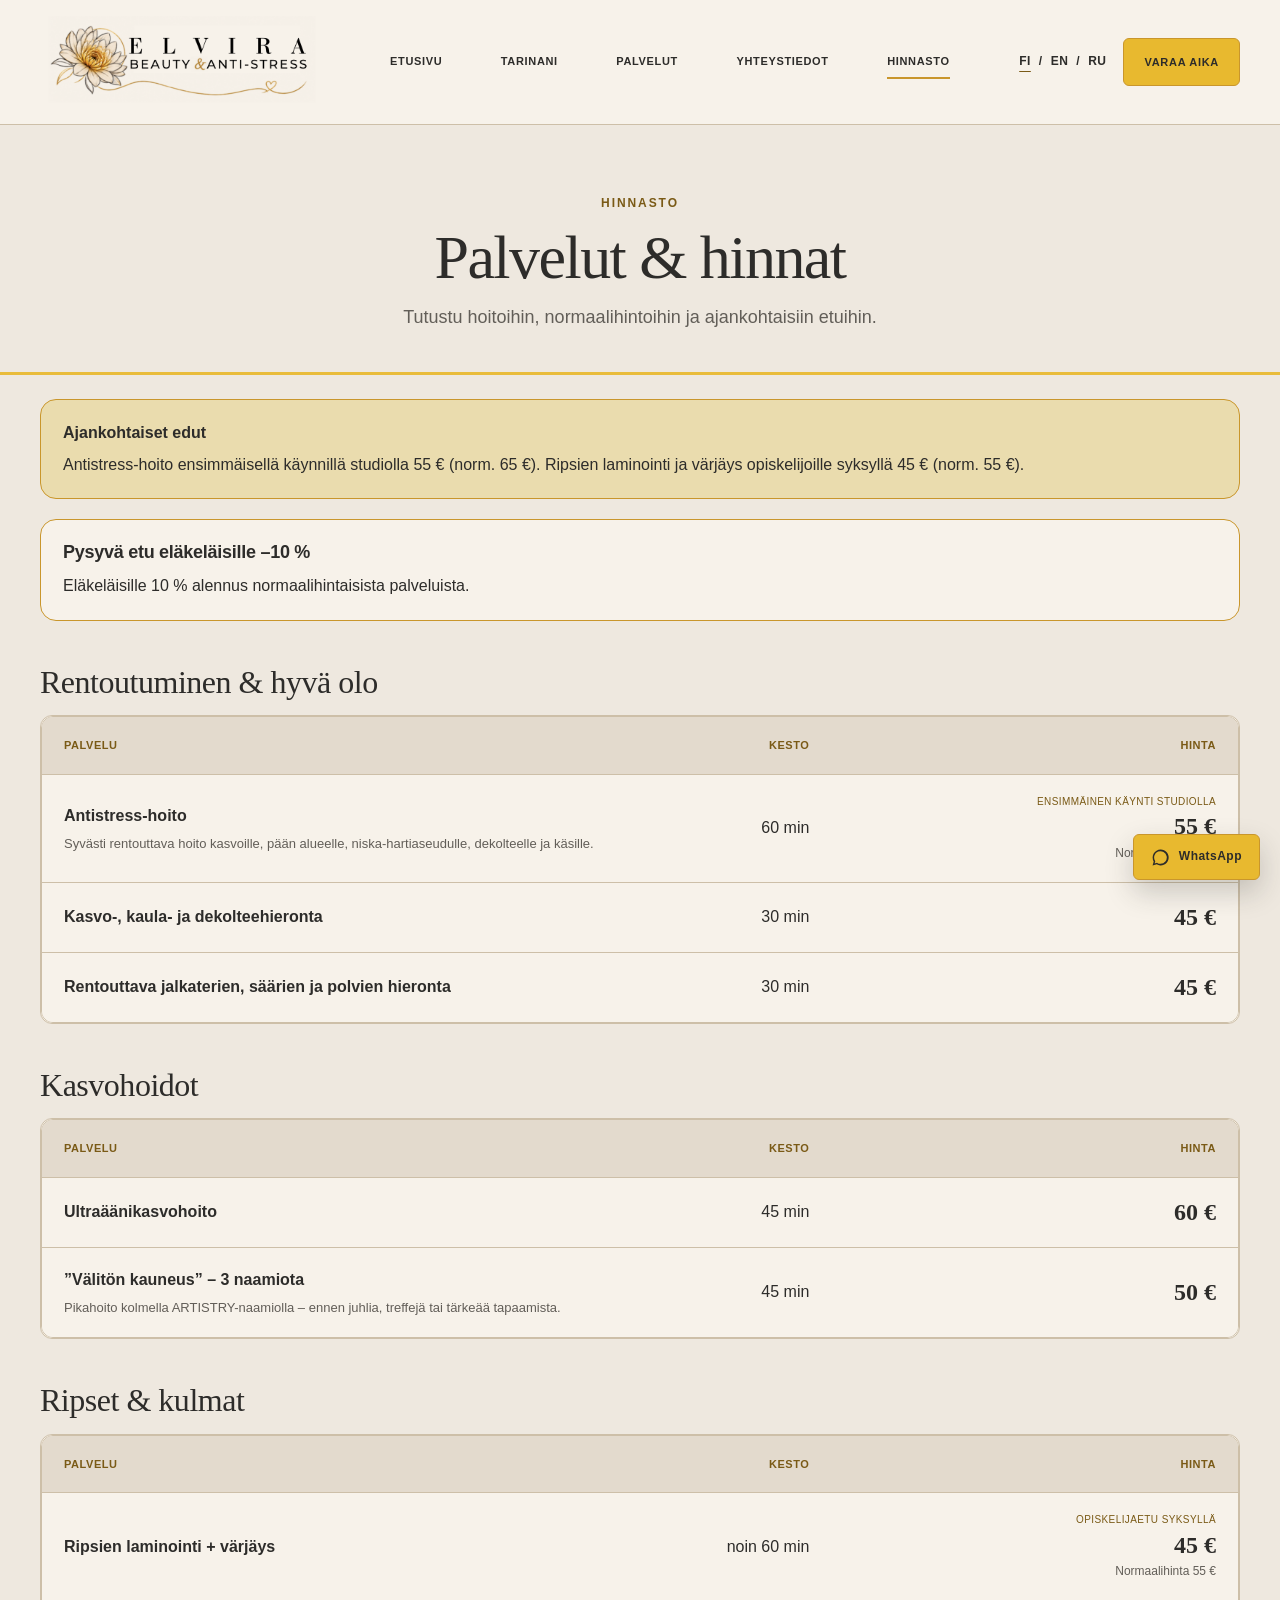
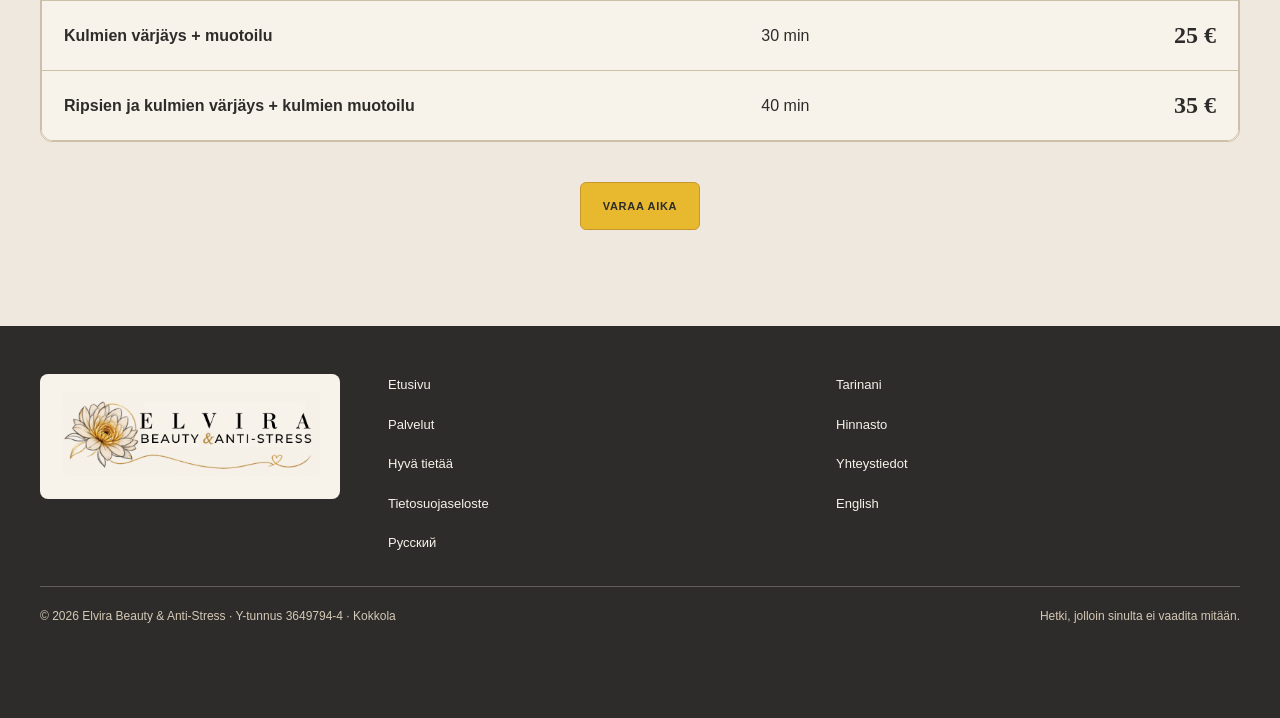
<file: hinnasto.html>
<!DOCTYPE html>

<html lang="fi">
<head>
<meta charset="utf-8"/>
<meta content="width=device-width, initial-scale=1" name="viewport"/>
<title>
   Hinnasto — Elvira Beauty &amp; Anti-Stress
  </title>
<meta content="Elvira Beauty &amp; Anti-Stress -studion palvelut, hoitojen kestot ja hinnat Kokkolassa." name="description"/>
<meta content="#eee8df" name="theme-color"/>
<meta content="index, follow" name="robots"/>
<link href="https://elvirastudio.fi/hinnasto.html" rel="canonical"/>
<link href="https://elvirastudio.fi/hinnasto.html" hreflang="fi" rel="alternate"/>
<link href="https://elvirastudio.fi/en/hinnasto.html" hreflang="en" rel="alternate"/>
<link href="https://elvirastudio.fi/ru/hinnasto.html" hreflang="ru" rel="alternate"/>
<link href="https://elvirastudio.fi/hinnasto.html" hreflang="x-default" rel="alternate"/>
<link href="img/favicon.png" rel="icon" type="image/png" sizes="128x128"/>
<link href="img/favicon.png" rel="shortcut icon" type="image/png"/>
<link href="img/favicon.png" rel="apple-touch-icon"/>
<link href="style.css?v=20260927-2" rel="stylesheet"/>
</head>
<body>
<!-- Skip link -->
<a class="skip-link" href="#main-content">
   Siirry sisältöön
  </a>
<!-- HEADER -->
<header class="site-header">
<div class="container header-inner">
<!-- Logo -->
<a aria-label="Elvira Beauty &amp; Anti-Stress" class="logo-link" href="index.html">
<img alt="Elvira Beauty &amp; Anti-Stress" height="276" src="img/logo.png" width="776"/>
</a>
<!-- Mobile menu -->
<button aria-controls="main-nav" aria-expanded="false" aria-label="Avaa valikko" class="menu-toggle" type="button">
<span>
</span>
<span>
</span>
<span>
</span>
</button>
<!-- Navigation -->
<nav aria-label="Päävalikko" class="main-nav" id="main-nav">
<a href="index.html#etusivu">
      Etusivu
     </a>
<a href="tarinani.html">
      Tarinani
     </a>
<a href="index.html#palvelut">
      Palvelut
     </a>
<a href="index.html#yhteystiedot">
      Yhteystiedot
     </a>
<a class="active" href="hinnasto.html">
      Hinnasto
     </a>
<a class="btn btn-primary mobile-menu-booking" href="https://elvirabeautyantistress.setmore.com" target="_blank" rel="noopener">VARAA AIKA</a>
</nav>
<!-- Header actions -->
<div class="header-actions">
<span class="lang-switch"><a class="active" href="hinnasto.html">FI</a><span>/</span><a href="en/hinnasto.html">EN</a><span>/</span><a href="ru/hinnasto.html">RU</a></span>
<a class="btn btn-primary" href="https://elvirabeautyantistress.setmore.com" target="_blank" rel="noopener">Varaa aika</a>
</div>
</div>
</header>
<!-- MAIN -->
<main id="main-content" tabindex="-1">
<!-- HERO -->
<section class="page-hero">
<div class="container">
<span class="eyebrow">
      Hinnasto
     </span>
<h1>
      Palvelut &amp; hinnat
     </h1>
<p class="lead">Tutustu hoitoihin, normaalihintoihin ja ajankohtaisiin etuihin.</p>
</div>
</section>
<!-- PRICE LIST -->
<section class="price-shell">
<div class="container">
<!-- CURRENT OFFERS -->
<div class="price-offer-note">
<strong>Ajankohtaiset edut</strong>
<p>Antistress-hoito ensimmäisellä käynnillä studiolla 55 € (norm. 65 €). Ripsien laminointi ja värjäys opiskelijoille syksyllä 45 € (norm. 55 €).</p>
</div>
<aside class="pensioner-discount" aria-labelledby="pensioner-discount-title">
  <h2 id="pensioner-discount-title">Pysyvä etu eläkeläisille –10 %</h2>
  <p>Eläkeläisille 10 % alennus normaalihintaisista palveluista.</p>
</aside>
<!-- RENTOUTUMINEN JA HYVÄ OLO -->
<div class="price-category">
<h2>
       Rentoutuminen &amp; hyvä olo
      </h2>
<div class="price-table-scroll" tabindex="0">
<table class="price-table">
<thead>
<tr>
<th>
           Palvelu
          </th>
<th>
           Kesto
          </th>
<th>
           Hinta
          </th>
</tr>
</thead>
<tbody>
<!-- ANTISTRESS -->
<tr>
<td>
<span class="price-name">
            Antistress-hoito
           </span>
<span class="price-description">
            Syvästi rentouttava hoito kasvoille, pään alueelle,
                        niska-hartiaseudulle, dekolteelle ja käsille.
           </span>
</td>
<td>
           60 min
          </td>
<td class="price-cell"><span class="price-promo-label">Ensimmäinen käynti studiolla</span><strong class="price-promo">55 €</strong><span class="price-regular">Normaalihinta 65 €</span></td>
</tr>
<!-- KASVO-, KAULA- JA DEKOLTEEHIERONTA -->
<tr>
<td>
<span class="price-name">
            Kasvo-, kaula- ja dekolteehieronta
           </span>
</td>
<td>
           30 min
          </td>
<td class="price-cell"><strong class="price-normal">45 €</strong></td>
</tr>
<!-- JALKAHIERONTA -->
<tr>
<td>
<span class="price-name">
            Rentouttava jalkaterien, säärien ja polvien hieronta
           </span>
</td>
<td>
           30 min
          </td>
<td class="price-cell"><strong class="price-normal">45 €</strong></td>
</tr>
</tbody>
</table>
</div>
</div>
<!-- KASVOHOIDOT -->
<div class="price-category">
<h2>
       Kasvohoidot
      </h2>
<div class="price-table-scroll" tabindex="0">
<table class="price-table">
<thead>
<tr>
<th>
           Palvelu
          </th>
<th>
           Kesto
          </th>
<th>
           Hinta
          </th>
</tr>
</thead>
<tbody>
<!-- ULTRAÄÄNIKASVOHOITO -->
<tr>
<td>
<span class="price-name">
            Ultraäänikasvohoito
           </span>
</td>
<td>
           45 min
          </td>
<td class="price-cell"><strong class="price-normal">60 €</strong></td>
</tr>
<!-- VÄLITÖN KAUNEUS -->
<tr>
<td>
<span class="price-name">
            ”Välitön kauneus” – 3 naamiota
           </span>
<span class="price-description">
            Pikahoito kolmella ARTISTRY-naamiolla – ennen juhlia,
                        treffejä tai tärkeää tapaamista.
           </span>
</td>
<td>
           45 min
          </td>
<td class="price-cell"><strong class="price-normal">50 €</strong></td>
</tr>
</tbody>
</table>
</div>
</div>
<!-- RIPSET JA KULMAT -->
<div class="price-category">
<h2>
       Ripset &amp; kulmat
      </h2>
<div class="price-table-scroll" tabindex="0">
<table class="price-table">
<thead>
<tr>
<th>
           Palvelu
          </th>
<th>
           Kesto
          </th>
<th>
           Hinta
          </th>
</tr>
</thead>
<tbody>
<!-- RIPSIEN LAMINOINTI -->
<tr>
<td>
<span class="price-name">
            Ripsien laminointi + värjäys
           </span>
</td>
<td>
           noin 60 min
          </td>
<td class="price-cell"><span class="price-promo-label">Opiskelijaetu syksyllä</span><strong class="price-promo">45 €</strong><span class="price-regular">Normaalihinta 55 €</span></td>
</tr>
<!-- KULMIEN VÄRJÄYS -->
<tr>
<td>
<span class="price-name">
            Kulmien värjäys + muotoilu
           </span>
</td>
<td>
           30 min
          </td>
<td class="price-cell"><strong class="price-normal">25 €</strong></td>
</tr>
<!-- RIPSET JA KULMAT -->
<tr>
<td>
<span class="price-name">
            Ripsien ja kulmien värjäys + kulmien muotoilu
           </span>
</td>
<td>
           40 min
          </td>
<td class="price-cell"><strong class="price-normal">35 €</strong></td>
</tr>
</tbody>
</table>
</div>
</div>
<!-- BOOKING -->
<div class="price-actions">
<a class="btn btn-primary" href="https://elvirabeautyantistress.setmore.com" target="_blank" rel="noopener">Varaa aika</a>
</div>
</div>
</section>
</main>
<!-- FOOTER -->
<footer>
<div class="container footer-top">
<div class="footer-logo">
<img alt="Elvira Beauty &amp; Anti-Stress" height="276" src="img/logo.png" width="776"/>
</div>
<div class="footer-links">
<a href="index.html#etusivu">
      Etusivu
     </a>
<a href="tarinani.html">
      Tarinani
     </a>
<a href="index.html#palvelut">
      Palvelut
     </a>
<a href="hinnasto.html">
      Hinnasto
     </a>
<a href="index.html#hyva-tietaa">
      Hyvä tietää
     </a>
<a href="index.html#yhteystiedot">
      Yhteystiedot
     </a>
<a href="privacy.html">
      Tietosuojaseloste
     </a>
<a href="en/hinnasto.html">
      English
     </a>
<a href="ru/hinnasto.html">Русский</a></div>
</div>
<div class="container footer-bottom">
<span>
     © 2026 Elvira Beauty &amp; Anti-Stress · Y-tunnus 3649794-4 · Kokkola
    </span>
<span>
     Hetki, jolloin sinulta ei vaadita mitään.
    </span>
</div>
<div class="container wa-dock">
<a aria-label="Kysy WhatsAppissa" class="wa-float" href="https://wa.me/358469567403" rel="noopener" target="_blank">
<svg aria-hidden="true" viewbox="0 0 24 24">
<path d="M12 2a10 10 0 0 0-8.6 15L2 22l5.2-1.4A10 10 0 1 0 12 2Zm0 18a8 8 0 0 1-4.1-1.1l-.3-.2-3 .8.8-2.9-.2-.3A8 8 0 1 1 12 20Z">
</path>
</svg>
   WhatsApp
  </a>
</div>
</footer>
<!-- WHATSAPP -->

<!-- JAVASCRIPT -->
<script defer="" src="script.js?v=20260927-2">
</script>
</body>
</html>
</file>
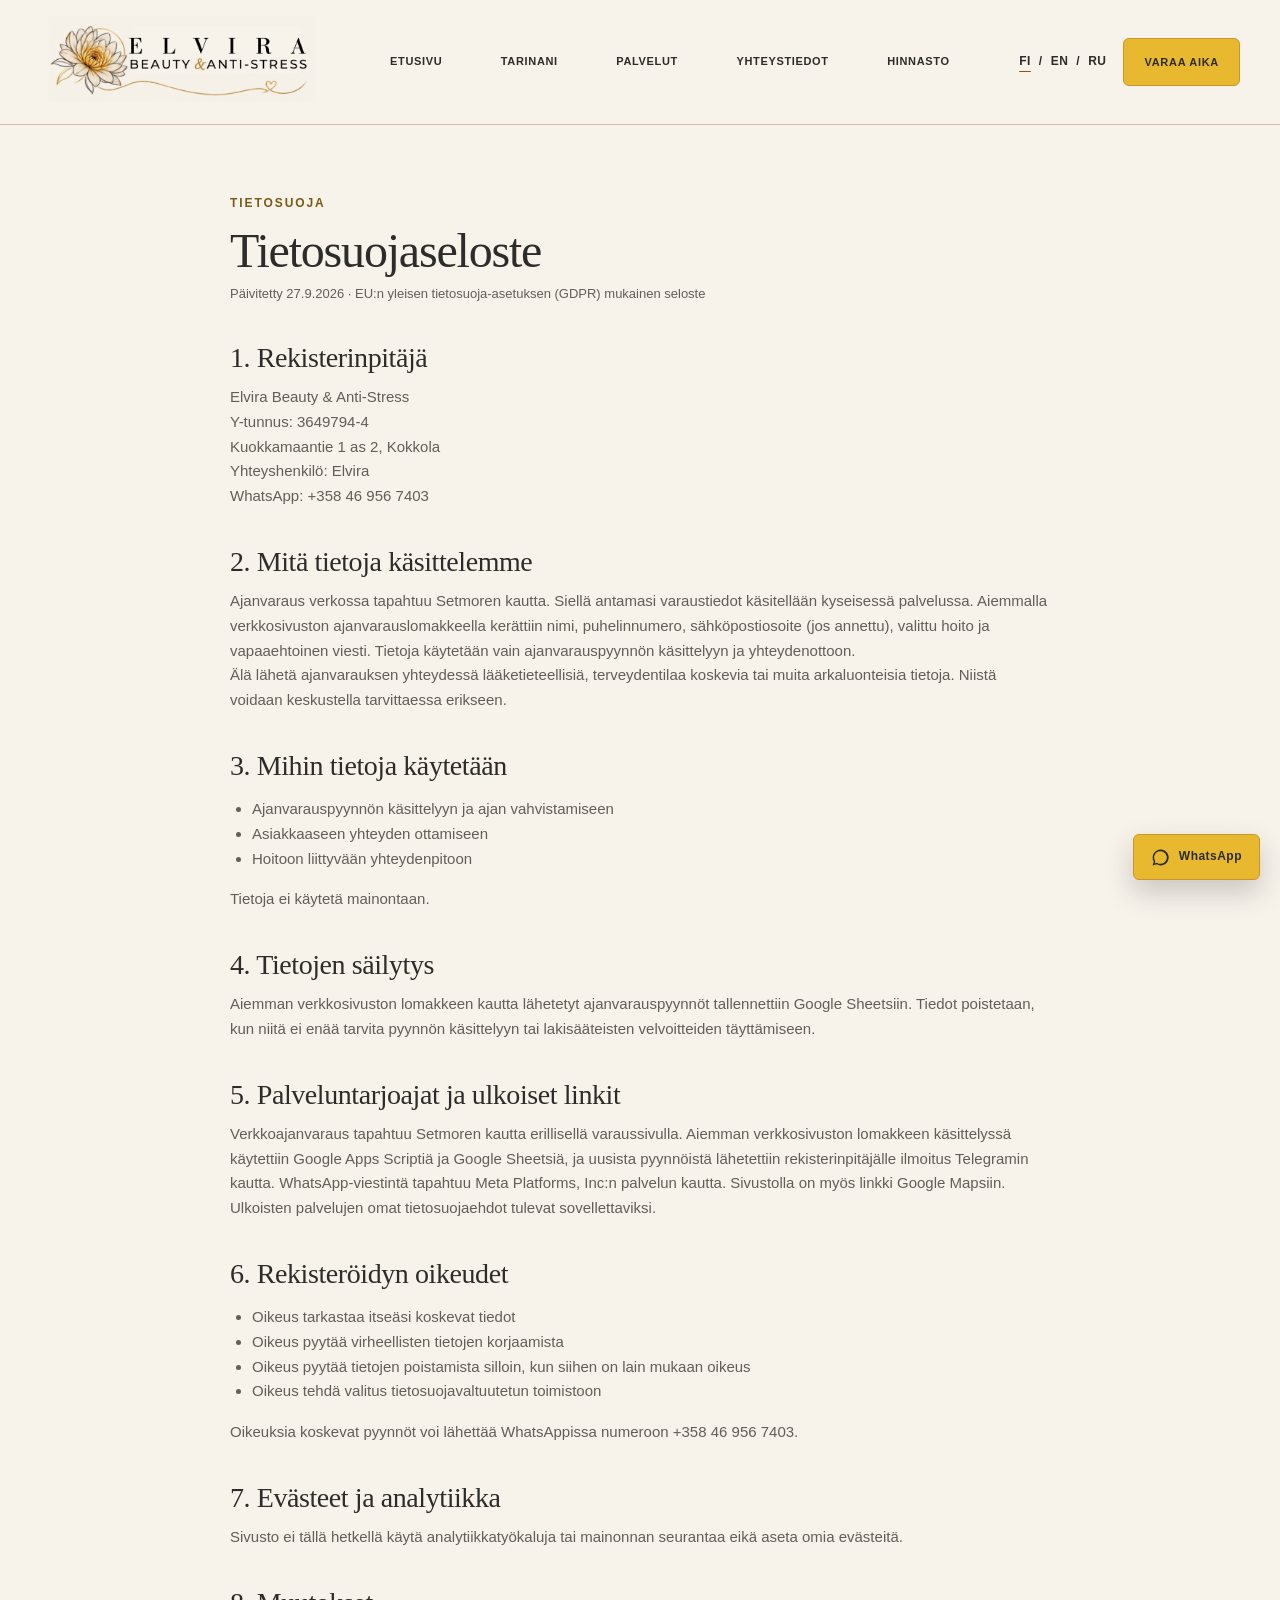
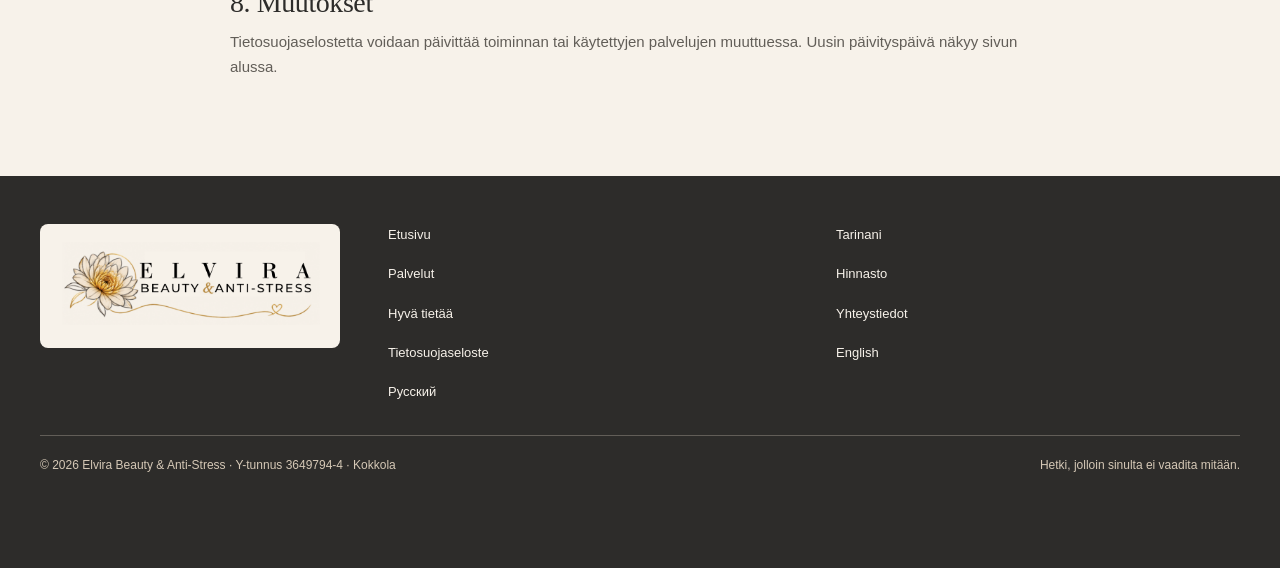
<file: privacy.html>
<!DOCTYPE html>

<html lang="fi">
<head>
<meta charset="utf-8"/>
<meta content="width=device-width,initial-scale=1" name="viewport"/>
<title>
   Tietosuojaseloste — Elvira Beauty &amp; Anti-Stress
  </title>
<meta content="Elvira Beauty &amp; Anti-Stress -studion tietosuojaseloste ja henkilötietojen käsittelyn periaatteet." name="description"/>
<meta content="#eee8df" name="theme-color"/>
<meta content="index, follow" name="robots"/>
<link href="https://elvirastudio.fi/privacy.html" rel="canonical"/>
<link href="https://elvirastudio.fi/privacy.html" hreflang="fi" rel="alternate"/>
<link href="https://elvirastudio.fi/en/privacy.html" hreflang="en" rel="alternate"/>
<link href="https://elvirastudio.fi/ru/privacy.html" hreflang="ru" rel="alternate"/>
<link href="https://elvirastudio.fi/privacy.html" hreflang="x-default" rel="alternate"/>
<link href="img/favicon.png" rel="icon" type="image/png" sizes="128x128"/>
<link href="img/favicon.png" rel="shortcut icon" type="image/png"/>
<link href="img/favicon.png" rel="apple-touch-icon"/>
<link href="style.css?v=20260927-2" rel="stylesheet"/>
</head>
<body>
<a class="skip-link" href="#main-content">
   Siirry sisältöön
  </a>
<header class="site-header">
<div class="container header-inner">
<a aria-label="Elvira Beauty &amp; Anti-Stress" class="logo-link" href="index.html">
<img alt="Elvira Beauty &amp; Anti-Stress" height="276" src="img/logo.png" width="776"/>
</a>
<button aria-controls="main-nav" aria-expanded="false" aria-label="Avaa valikko" class="menu-toggle" type="button">
<span>
</span>
<span>
</span>
<span>
</span>
</button>
<nav aria-label="Päävalikko" class="main-nav" id="main-nav">
<a href="index.html#etusivu">
      Etusivu
     </a>
<a href="tarinani.html">
      Tarinani
     </a>
<a href="index.html#palvelut">
      Palvelut
     </a>
<a href="index.html#yhteystiedot">
      Yhteystiedot
     </a>
<a href="hinnasto.html">
      Hinnasto
     </a>
<a class="btn btn-primary mobile-menu-booking" href="https://elvirabeautyantistress.setmore.com" target="_blank" rel="noopener">VARAA AIKA</a>
</nav>
<div class="header-actions">
<span class="lang-switch"><a class="active" href="privacy.html">FI</a><span>/</span><a href="en/privacy.html">EN</a><span>/</span><a href="ru/privacy.html">RU</a></span>
<a class="btn btn-primary" href="https://elvirabeautyantistress.setmore.com" target="_blank" rel="noopener">Varaa aika</a>
</div>
</div>
</header>
<main id="main-content" tabindex="-1">
<section class="legal">
<div class="container">
<span class="eyebrow">
      Tietosuoja
     </span>
<h1>
      Tietosuojaseloste
     </h1>
<p class="updated">
      Päivitetty 27.9.2026 · EU:n yleisen tietosuoja-asetuksen (GDPR) mukainen seloste
     </p>
<h2>
      1. Rekisterinpitäjä
     </h2>
<p>
      Elvira Beauty &amp; Anti-Stress
      <br/>
      Y-tunnus: 3649794-4
      <br/>
      Kuokkamaantie 1 as 2, Kokkola
      <br/>
      Yhteyshenkilö: Elvira
      <br/>
      WhatsApp: +358 46 956 7403
     </p>
<h2>
      2. Mitä tietoja käsittelemme
     </h2>
<p>
      Ajanvaraus verkossa tapahtuu Setmoren kautta. Siellä antamasi varaustiedot käsitellään kyseisessä palvelussa. Aiemmalla verkkosivuston ajanvarauslomakkeella kerättiin nimi, puhelinnumero, sähköpostiosoite (jos annettu), valittu hoito ja vapaaehtoinen viesti. Tietoja käytetään vain ajanvarauspyynnön käsittelyyn ja yhteydenottoon.
     </p>
<p>
      Älä lähetä ajanvarauksen yhteydessä lääketieteellisiä, terveydentilaa koskevia tai muita arkaluonteisia tietoja. Niistä voidaan keskustella tarvittaessa erikseen.
     </p>
<h2>
      3. Mihin tietoja käytetään
     </h2>
<ul>
<li>
       Ajanvarauspyynnön käsittelyyn ja ajan vahvistamiseen
      </li>
<li>
       Asiakkaaseen yhteyden ottamiseen
      </li>
<li>
       Hoitoon liittyvään yhteydenpitoon
      </li>
</ul>
<p>
      Tietoja ei käytetä mainontaan.
     </p>
<h2>
      4. Tietojen säilytys
     </h2>
<p>
      Aiemman verkkosivuston lomakkeen kautta lähetetyt ajanvarauspyynnöt tallennettiin Google Sheetsiin. Tiedot poistetaan, kun niitä ei enää tarvita pyynnön käsittelyyn tai lakisääteisten velvoitteiden täyttämiseen.
     </p>
<h2>
      5. Palveluntarjoajat ja ulkoiset linkit
     </h2>
<p>
      Verkkoajanvaraus tapahtuu Setmoren kautta erillisellä varaussivulla. Aiemman verkkosivuston lomakkeen käsittelyssä käytettiin Google Apps Scriptiä ja Google Sheetsiä, ja uusista pyynnöistä lähetettiin rekisterinpitäjälle ilmoitus Telegramin kautta. WhatsApp-viestintä tapahtuu Meta Platforms, Inc:n palvelun kautta. Sivustolla on myös linkki Google Mapsiin. Ulkoisten palvelujen omat tietosuojaehdot tulevat sovellettaviksi.
     </p>
<h2>
      6. Rekisteröidyn oikeudet
     </h2>
<ul>
<li>
       Oikeus tarkastaa itseäsi koskevat tiedot
      </li>
<li>
       Oikeus pyytää virheellisten tietojen korjaamista
      </li>
<li>
       Oikeus pyytää tietojen poistamista silloin, kun siihen on lain mukaan oikeus
      </li>
<li>
       Oikeus tehdä valitus tietosuojavaltuutetun toimistoon
      </li>
</ul>
<p>
      Oikeuksia koskevat pyynnöt voi lähettää WhatsAppissa numeroon +358 46 956 7403.
     </p>
<h2>
      7. Evästeet ja analytiikka
     </h2>
<p>
      Sivusto ei tällä hetkellä käytä analytiikkatyökaluja tai mainonnan seurantaa eikä aseta omia evästeitä.
     </p>
<h2>
      8. Muutokset
     </h2>
<p>
      Tietosuojaselostetta voidaan päivittää toiminnan tai käytettyjen palvelujen muuttuessa. Uusin päivityspäivä näkyy sivun alussa.
     </p>
</div>
</section>
</main>
<footer>
<div class="container footer-top">
<div class="footer-logo">
<img alt="Elvira Beauty &amp; Anti-Stress" height="276" src="img/logo.png" width="776"/>
</div>
<div class="footer-links">
<a href="index.html#etusivu">
      Etusivu
     </a>
<a href="tarinani.html">
      Tarinani
     </a>
<a href="index.html#palvelut">
      Palvelut
     </a>
<a href="hinnasto.html">
      Hinnasto
     </a>
<a href="index.html#hyva-tietaa">
      Hyvä tietää
     </a>
<a href="index.html#yhteystiedot">
      Yhteystiedot
     </a>
<a href="privacy.html">
      Tietosuojaseloste
     </a>
<a href="en/privacy.html">
      English
     </a>
<a href="ru/privacy.html">Русский</a></div>
</div>
<div class="container footer-bottom">
<span>
     © 2026 Elvira Beauty &amp; Anti-Stress · Y-tunnus 3649794-4 · Kokkola
    </span>
<span>
     Hetki, jolloin sinulta ei vaadita mitään.
    </span>
</div>
<div class="container wa-dock">
<a aria-label="Kysy WhatsAppissa" class="wa-float" href="https://wa.me/358469567403" rel="noopener" target="_blank">
<svg viewbox="0 0 24 24">
<path d="M12 2a10 10 0 0 0-8.6 15L2 22l5.2-1.4A10 10 0 1 0 12 2Zm0 18a8 8 0 0 1-4.1-1.1l-.3-.2-3 .8.8-2.9-.2-.3A8 8 0 1 1 12 20Z">
</path>
</svg>
   WhatsApp
  </a>
</div>
</footer>

<script defer="" src="script.js?v=20260927-2">
</script>
</body>
</html>
</file>
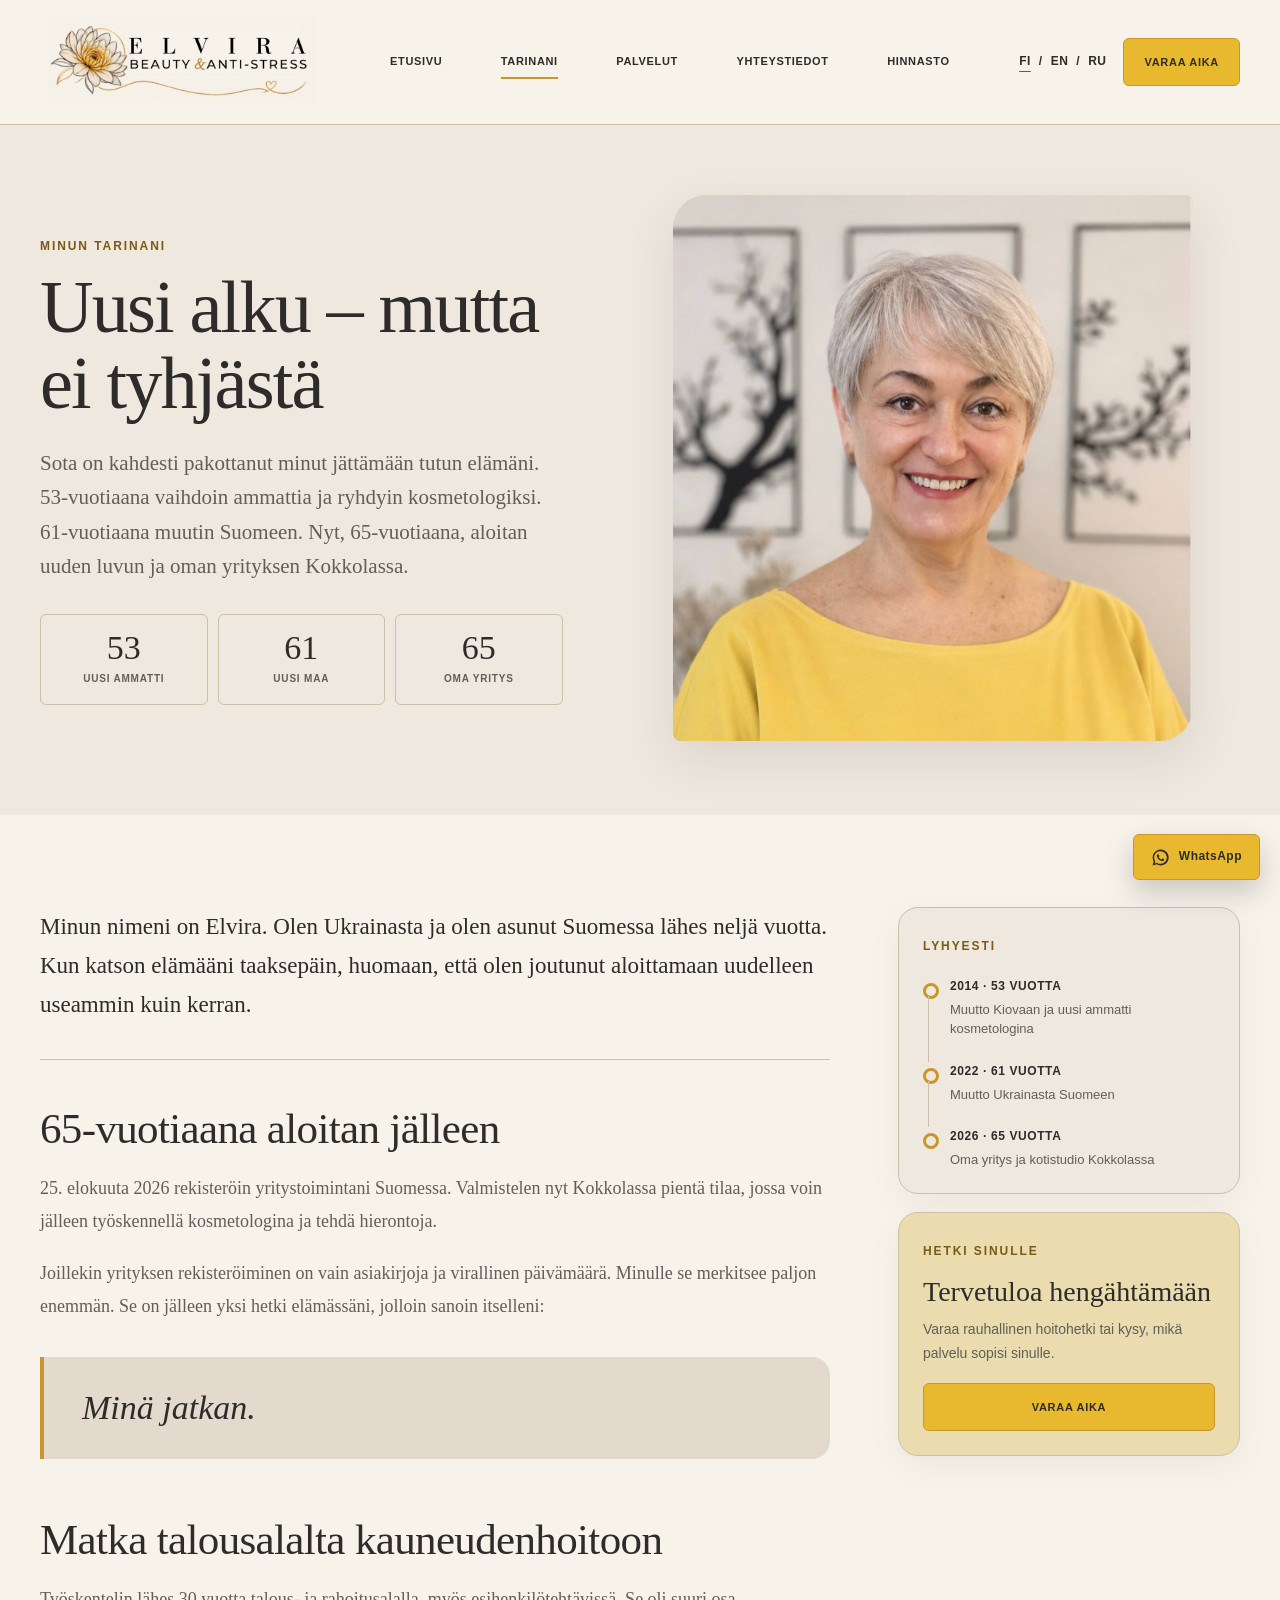
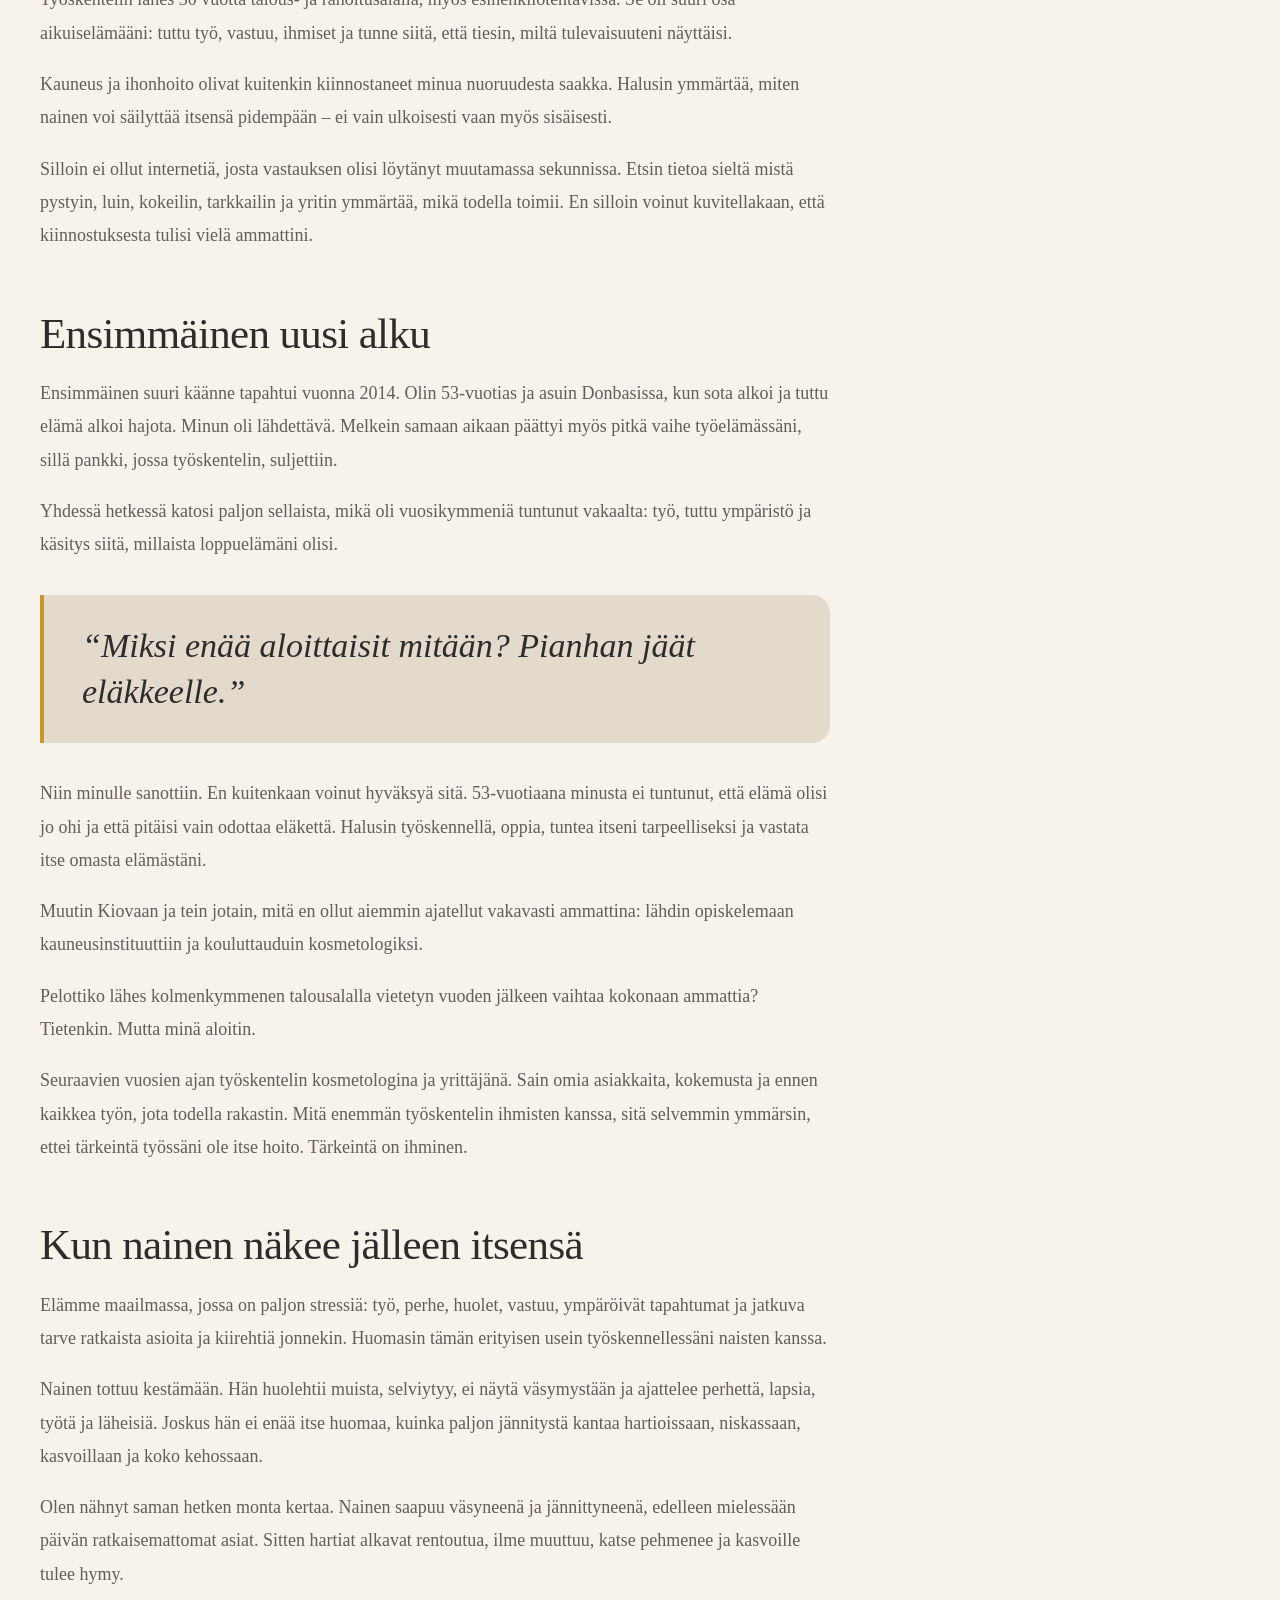
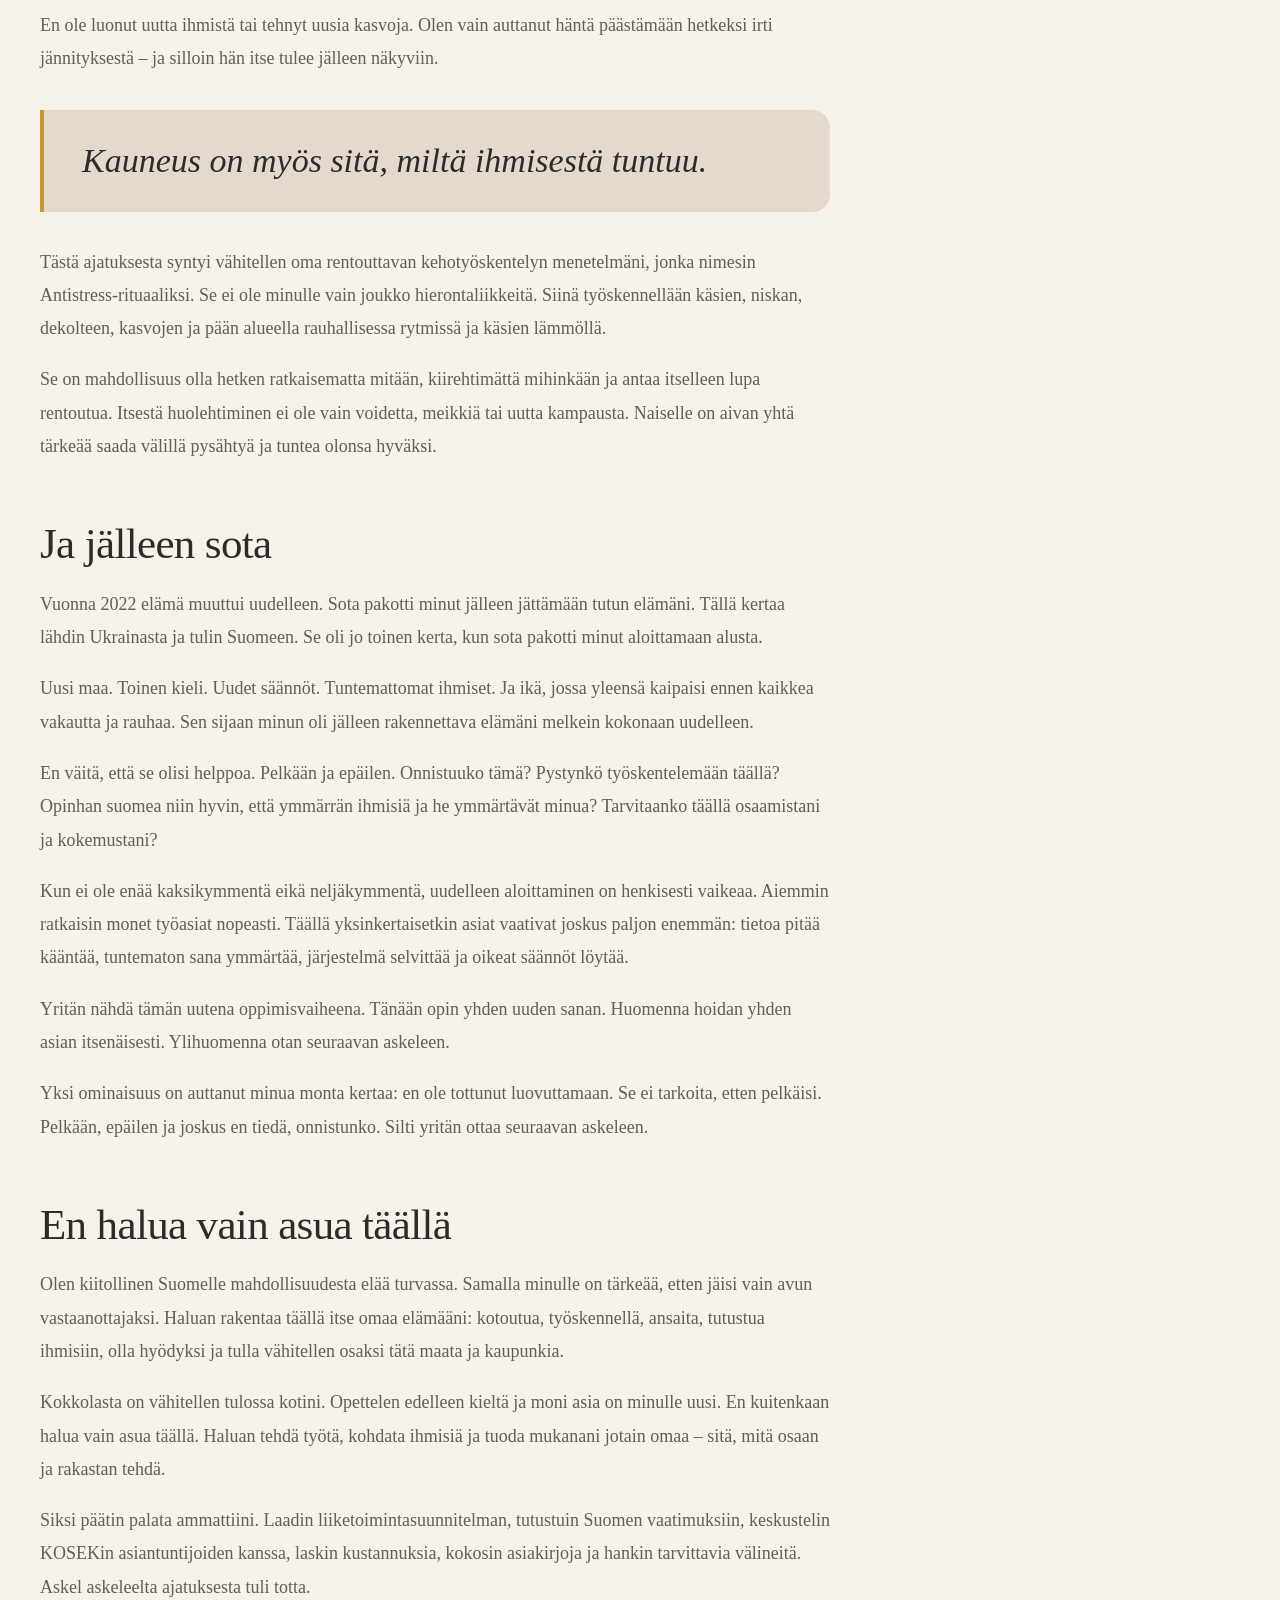
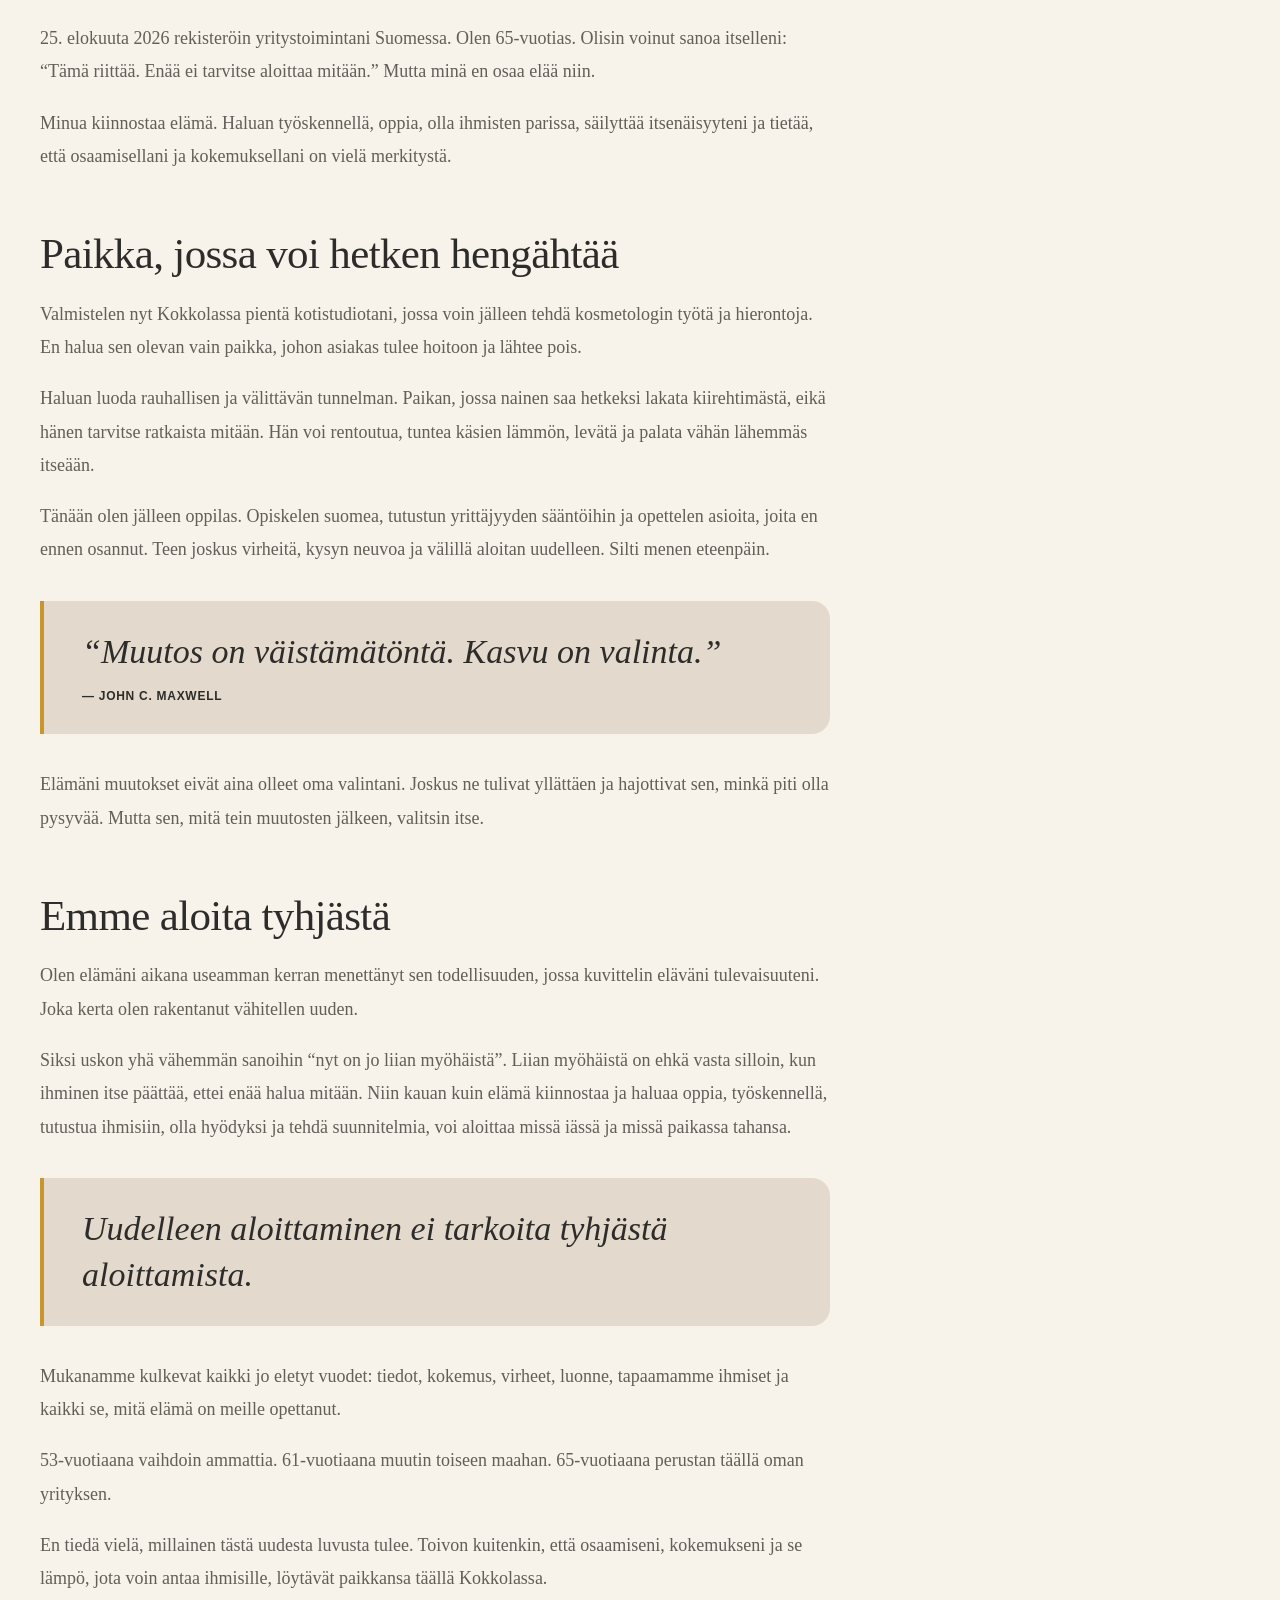
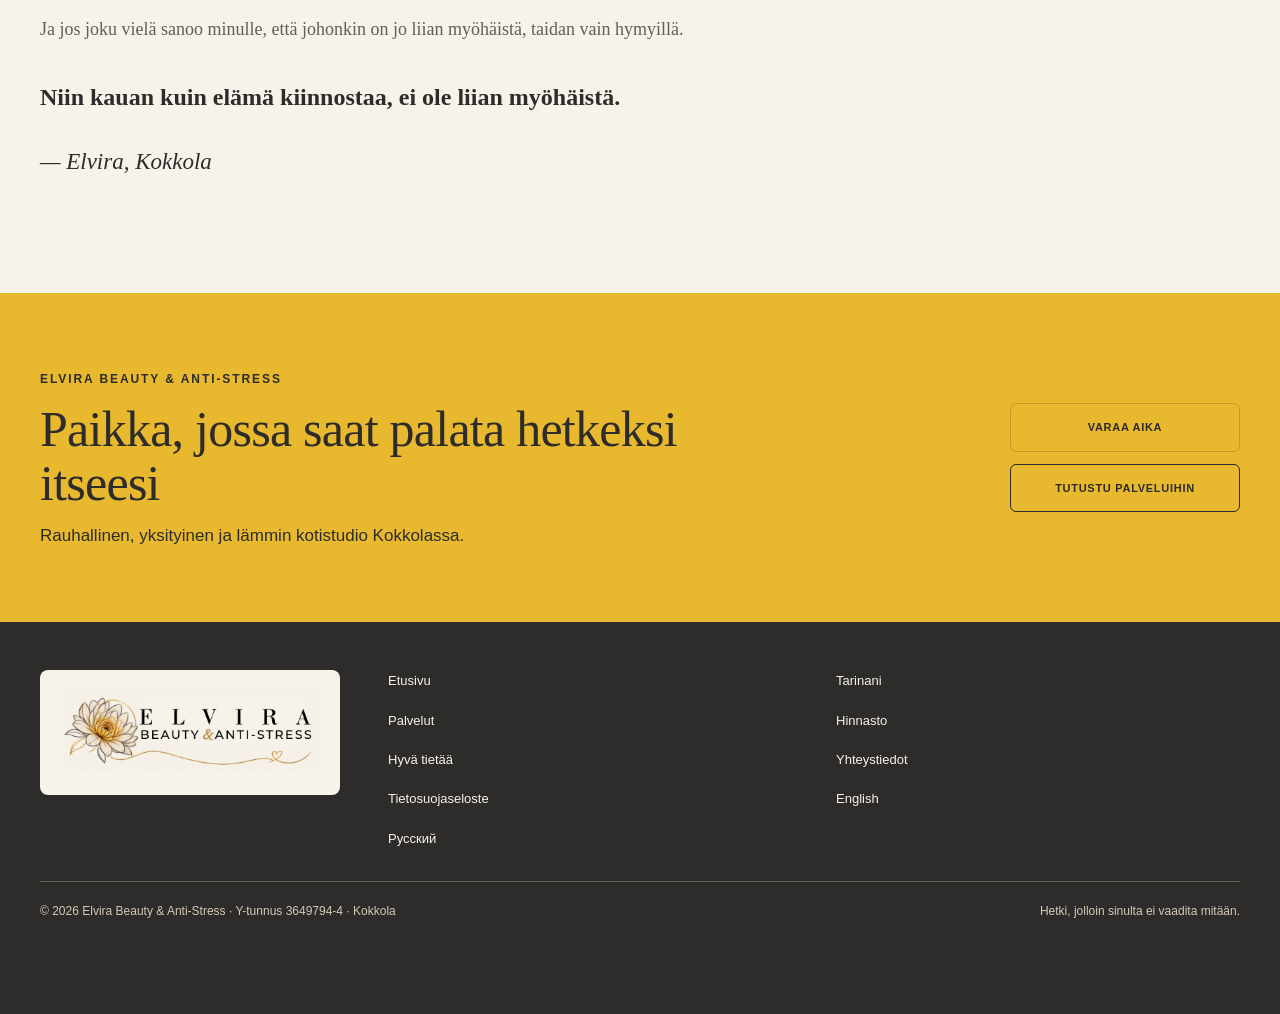
<file: tarinani.html>
<!DOCTYPE html>

<html lang="fi">
<head>
<meta charset="utf-8"/>
<meta content="width=device-width,initial-scale=1" name="viewport"/>
<title>
   Elviran tarina — uusi alku, mutta ei tyhjästä
  </title>
<meta content="Elviran tarina: uusi ammatti 53-vuotiaana, muutto Suomeen 61-vuotiaana ja oma kauneus- ja hyvinvointialan yritys Kokkolassa 65-vuotiaana." name="description"/>
<meta content="#eee8df" name="theme-color"/>
<meta content="index, follow" name="robots"/>
<link href="https://elvirastudio.fi/tarinani.html" rel="canonical"/>
<link href="https://elvirastudio.fi/tarinani.html" hreflang="fi" rel="alternate"/>
<link href="https://elvirastudio.fi/en/story.html" hreflang="en" rel="alternate"/>
<link href="https://elvirastudio.fi/ru/story.html" hreflang="ru" rel="alternate"/>
<link href="https://elvirastudio.fi/tarinani.html" hreflang="x-default" rel="alternate"/>
<link href="img/favicon.png" rel="icon" type="image/png" sizes="128x128"/>
<link href="img/favicon.png" rel="shortcut icon" type="image/png"/>
<link href="img/favicon.png" rel="apple-touch-icon"/>
<link href="style.css?v=20260927-2" rel="stylesheet"/>
</head>
<body>
<a class="skip-link" href="#main-content">
   Siirry sisältöön
  </a>
<header class="site-header">
<div class="container header-inner">
<a aria-label="Elvira Beauty &amp; Anti-Stress" class="logo-link" href="index.html">
<img alt="Elvira Beauty &amp; Anti-Stress" height="276" src="img/logo.png" width="776"/>
</a>
<button aria-controls="main-nav" aria-expanded="false" aria-label="Avaa valikko" class="menu-toggle" type="button">
<span>
</span>
<span>
</span>
<span>
</span>
</button>
<nav aria-label="Päävalikko" class="main-nav" id="main-nav">
<a href="index.html#etusivu">
      Etusivu
     </a>
<a class="active" href="tarinani.html">
      Tarinani
     </a>
<a href="index.html#palvelut">
      Palvelut
     </a>
<a href="index.html#yhteystiedot">
      Yhteystiedot
     </a>
<a href="hinnasto.html">
      Hinnasto
     </a>
<a class="btn btn-primary mobile-menu-booking" href="https://elvirabeautyantistress.setmore.com" target="_blank" rel="noopener">VARAA AIKA</a>
</nav>
<div class="header-actions">
<span class="lang-switch"><a class="active" href="tarinani.html">FI</a><span>/</span><a href="en/story.html">EN</a><span>/</span><a href="ru/story.html">RU</a></span>
<a class="btn btn-primary" href="https://elvirabeautyantistress.setmore.com" target="_blank" rel="noopener">Varaa aika</a>
</div>
</div>
</header>
<main class="story-page" id="main-content" tabindex="-1">
<section class="story-hero">
<div class="container story-hero-grid">
<div class="story-hero-copy">
<span class="eyebrow">
       Minun tarinani
      </span>
<h1>
       Uusi alku – mutta ei tyhjästä
      </h1>
<p class="story-deck">
       Sota on kahdesti pakottanut minut jättämään tutun elämäni. 53-vuotiaana vaihdoin ammattia ja ryhdyin kosmetologiksi. 61-vuotiaana muutin Suomeen. Nyt, 65-vuotiaana, aloitan uuden luvun ja oman yrityksen Kokkolassa.
      </p>
<div aria-label="Elviran elämän tärkeät etapit" class="story-milestones story-milestones-hero">
<div>
<strong>
         53
        </strong>
<span>
         uusi ammatti
        </span>
</div>
<div>
<strong>
         61
        </strong>
<span>
         uusi maa
        </span>
</div>
<div>
<strong>
         65
        </strong>
<span>
         oma yritys
        </span>
</div>
</div>
</div>
<figure class="story-hero-media">
  <img
    src="img/elvira-story-portrait.jpg"
    alt="Elvira — Elvira Beauty &amp; Anti-Stress -studion perustaja"
    decoding="async"
    width="1024"
    height="1280"
    loading="lazy"
  />
</figure>
</div>
</section>
<section class="story-body">
<div class="container story-layout">
<article class="story-article">
<p class="story-intro">
       Minun nimeni on Elvira. Olen Ukrainasta ja olen asunut Suomessa lähes neljä vuotta. Kun katson elämääni taaksepäin, huomaan, että olen joutunut aloittamaan uudelleen useammin kuin kerran.
      </p>
<h2>
       65-vuotiaana aloitan jälleen
      </h2>
<p>
       25. elokuuta 2026 rekisteröin yritystoimintani Suomessa. Valmistelen nyt Kokkolassa pientä tilaa, jossa voin jälleen työskennellä kosmetologina ja tehdä hierontoja.
      </p>
<p>
       Joillekin yrityksen rekisteröiminen on vain asiakirjoja ja virallinen päivämäärä. Minulle se merkitsee paljon enemmän. Se on jälleen yksi hetki elämässäni, jolloin sanoin itselleni:
      </p>
<blockquote class="story-quote">
<p>
        Minä jatkan.
       </p>
</blockquote>
<h2>
       Matka talousalalta kauneudenhoitoon
      </h2>
<p>
       Työskentelin lähes 30 vuotta talous- ja rahoitusalalla, myös esihenkilötehtävissä. Se oli suuri osa aikuiselämääni: tuttu työ, vastuu, ihmiset ja tunne siitä, että tiesin, miltä tulevaisuuteni näyttäisi.
      </p>
<p>
       Kauneus ja ihonhoito olivat kuitenkin kiinnostaneet minua nuoruudesta saakka. Halusin ymmärtää, miten nainen voi säilyttää itsensä pidempään – ei vain ulkoisesti vaan myös sisäisesti.
      </p>
<p>
       Silloin ei ollut internetiä, josta vastauksen olisi löytänyt muutamassa sekunnissa. Etsin tietoa sieltä mistä pystyin, luin, kokeilin, tarkkailin ja yritin ymmärtää, mikä todella toimii. En silloin voinut kuvitellakaan, että kiinnostuksesta tulisi vielä ammattini.
      </p>
<h2>
       Ensimmäinen uusi alku
      </h2>
<p>
       Ensimmäinen suuri käänne tapahtui vuonna 2014. Olin 53-vuotias ja asuin Donbasissa, kun sota alkoi ja tuttu elämä alkoi hajota. Minun oli lähdettävä. Melkein samaan aikaan päättyi myös pitkä vaihe työelämässäni, sillä pankki, jossa työskentelin, suljettiin.
      </p>
<p>
       Yhdessä hetkessä katosi paljon sellaista, mikä oli vuosikymmeniä tuntunut vakaalta: työ, tuttu ympäristö ja käsitys siitä, millaista loppuelämäni olisi.
      </p>
<blockquote class="story-quote story-quote-soft">
<p>
        “Miksi enää aloittaisit mitään? Pianhan jäät eläkkeelle.”
       </p>
</blockquote>
<p>
       Niin minulle sanottiin. En kuitenkaan voinut hyväksyä sitä. 53-vuotiaana minusta ei tuntunut, että elämä olisi jo ohi ja että pitäisi vain odottaa eläkettä. Halusin työskennellä, oppia, tuntea itseni tarpeelliseksi ja vastata itse omasta elämästäni.
      </p>
<p>
       Muutin Kiovaan ja tein jotain, mitä en ollut aiemmin ajatellut vakavasti ammattina: lähdin opiskelemaan kauneusinstituuttiin ja kouluttauduin kosmetologiksi.
      </p>
<p>
       Pelottiko lähes kolmenkymmenen talousalalla vietetyn vuoden jälkeen vaihtaa kokonaan ammattia? Tietenkin. Mutta minä aloitin.
      </p>
<p>
       Seuraavien vuosien ajan työskentelin kosmetologina ja yrittäjänä. Sain omia asiakkaita, kokemusta ja ennen kaikkea työn, jota todella rakastin. Mitä enemmän työskentelin ihmisten kanssa, sitä selvemmin ymmärsin, ettei tärkeintä työssäni ole itse hoito. Tärkeintä on ihminen.
      </p>
<h2>
       Kun nainen näkee jälleen itsensä
      </h2>
<p>
       Elämme maailmassa, jossa on paljon stressiä: työ, perhe, huolet, vastuu, ympäröivät tapahtumat ja jatkuva tarve ratkaista asioita ja kiirehtiä jonnekin. Huomasin tämän erityisen usein työskennellessäni naisten kanssa.
      </p>
<p>
       Nainen tottuu kestämään. Hän huolehtii muista, selviytyy, ei näytä väsymystään ja ajattelee perhettä, lapsia, työtä ja läheisiä. Joskus hän ei enää itse huomaa, kuinka paljon jännitystä kantaa hartioissaan, niskassaan, kasvoillaan ja koko kehossaan.
      </p>
<p>
       Olen nähnyt saman hetken monta kertaa. Nainen saapuu väsyneenä ja jännittyneenä, edelleen mielessään päivän ratkaisemattomat asiat. Sitten hartiat alkavat rentoutua, ilme muuttuu, katse pehmenee ja kasvoille tulee hymy.
      </p>
<p>
       En ole luonut uutta ihmistä tai tehnyt uusia kasvoja. Olen vain auttanut häntä päästämään hetkeksi irti jännityksestä – ja silloin hän itse tulee jälleen näkyviin.
      </p>
<blockquote class="story-quote">
<p>
        Kauneus on myös sitä, miltä ihmisestä tuntuu.
       </p>
</blockquote>
<p>
       Tästä ajatuksesta syntyi vähitellen oma rentouttavan kehotyöskentelyn menetelmäni, jonka nimesin Antistress-rituaaliksi. Se ei ole minulle vain joukko hierontaliikkeitä. Siinä työskennellään käsien, niskan, dekolteen, kasvojen ja pään alueella rauhallisessa rytmissä ja käsien lämmöllä.
      </p>
<p>
       Se on mahdollisuus olla hetken ratkaisematta mitään, kiirehtimättä mihinkään ja antaa itselleen lupa rentoutua. Itsestä huolehtiminen ei ole vain voidetta, meikkiä tai uutta kampausta. Naiselle on aivan yhtä tärkeää saada välillä pysähtyä ja tuntea olonsa hyväksi.
      </p>
<h2>
       Ja jälleen sota
      </h2>
<p>
       Vuonna 2022 elämä muuttui uudelleen. Sota pakotti minut jälleen jättämään tutun elämäni. Tällä kertaa lähdin Ukrainasta ja tulin Suomeen. Se oli jo toinen kerta, kun sota pakotti minut aloittamaan alusta.
      </p>
<p>
       Uusi maa. Toinen kieli. Uudet säännöt. Tuntemattomat ihmiset. Ja ikä, jossa yleensä kaipaisi ennen kaikkea vakautta ja rauhaa. Sen sijaan minun oli jälleen rakennettava elämäni melkein kokonaan uudelleen.
      </p>
<p>
       En väitä, että se olisi helppoa. Pelkään ja epäilen. Onnistuuko tämä? Pystynkö työskentelemään täällä? Opinhan suomea niin hyvin, että ymmärrän ihmisiä ja he ymmärtävät minua? Tarvitaanko täällä osaamistani ja kokemustani?
      </p>
<p>
       Kun ei ole enää kaksikymmentä eikä neljäkymmentä, uudelleen aloittaminen on henkisesti vaikeaa. Aiemmin ratkaisin monet työasiat nopeasti. Täällä yksinkertaisetkin asiat vaativat joskus paljon enemmän: tietoa pitää kääntää, tuntematon sana ymmärtää, järjestelmä selvittää ja oikeat säännöt löytää.
      </p>
<p>
       Yritän nähdä tämän uutena oppimisvaiheena. Tänään opin yhden uuden sanan. Huomenna hoidan yhden asian itsenäisesti. Ylihuomenna otan seuraavan askeleen.
      </p>
<p>
       Yksi ominaisuus on auttanut minua monta kertaa: en ole tottunut luovuttamaan. Se ei tarkoita, etten pelkäisi. Pelkään, epäilen ja joskus en tiedä, onnistunko. Silti yritän ottaa seuraavan askeleen.
      </p>
<h2>
       En halua vain asua täällä
      </h2>
<p>
       Olen kiitollinen Suomelle mahdollisuudesta elää turvassa. Samalla minulle on tärkeää, etten jäisi vain avun vastaanottajaksi. Haluan rakentaa täällä itse omaa elämääni: kotoutua, työskennellä, ansaita, tutustua ihmisiin, olla hyödyksi ja tulla vähitellen osaksi tätä maata ja kaupunkia.
      </p>
<p>
       Kokkolasta on vähitellen tulossa kotini. Opettelen edelleen kieltä ja moni asia on minulle uusi. En kuitenkaan halua vain asua täällä. Haluan tehdä työtä, kohdata ihmisiä ja tuoda mukanani jotain omaa – sitä, mitä osaan ja rakastan tehdä.
      </p>
<p>
       Siksi päätin palata ammattiini. Laadin liiketoimintasuunnitelman, tutustuin Suomen vaatimuksiin, keskustelin KOSEKin asiantuntijoiden kanssa, laskin kustannuksia, kokosin asiakirjoja ja hankin tarvittavia välineitä. Askel askeleelta ajatuksesta tuli totta.
      </p>
<p>
       25. elokuuta 2026 rekisteröin yritystoimintani Suomessa. Olen 65-vuotias. Olisin voinut sanoa itselleni: “Tämä riittää. Enää ei tarvitse aloittaa mitään.” Mutta minä en osaa elää niin.
      </p>
<p>
       Minua kiinnostaa elämä. Haluan työskennellä, oppia, olla ihmisten parissa, säilyttää itsenäisyyteni ja tietää, että osaamisellani ja kokemuksellani on vielä merkitystä.
      </p>
<h2>
       Paikka, jossa voi hetken hengähtää
      </h2>
<p>
       Valmistelen nyt Kokkolassa pientä kotistudiotani, jossa voin jälleen tehdä kosmetologin työtä ja hierontoja. En halua sen olevan vain paikka, johon asiakas tulee hoitoon ja lähtee pois.
      </p>
<p>
       Haluan luoda rauhallisen ja välittävän tunnelman. Paikan, jossa nainen saa hetkeksi lakata kiirehtimästä, eikä hänen tarvitse ratkaista mitään. Hän voi rentoutua, tuntea käsien lämmön, levätä ja palata vähän lähemmäs itseään.
      </p>
<p>
       Tänään olen jälleen oppilas. Opiskelen suomea, tutustun yrittäjyyden sääntöihin ja opettelen asioita, joita en ennen osannut. Teen joskus virheitä, kysyn neuvoa ja välillä aloitan uudelleen. Silti menen eteenpäin.
      </p>
<blockquote class="story-quote story-quote-soft">
<p>
        “Muutos on väistämätöntä. Kasvu on valinta.”
       </p>
<cite>
        — John C. Maxwell
       </cite>
</blockquote>
<p>
       Elämäni muutokset eivät aina olleet oma valintani. Joskus ne tulivat yllättäen ja hajottivat sen, minkä piti olla pysyvää. Mutta sen, mitä tein muutosten jälkeen, valitsin itse.
      </p>
<h2>
       Emme aloita tyhjästä
      </h2>
<p>
       Olen elämäni aikana useamman kerran menettänyt sen todellisuuden, jossa kuvittelin eläväni tulevaisuuteni. Joka kerta olen rakentanut vähitellen uuden.
      </p>
<p>
       Siksi uskon yhä vähemmän sanoihin “nyt on jo liian myöhäistä”. Liian myöhäistä on ehkä vasta silloin, kun ihminen itse päättää, ettei enää halua mitään. Niin kauan kuin elämä kiinnostaa ja haluaa oppia, työskennellä, tutustua ihmisiin, olla hyödyksi ja tehdä suunnitelmia, voi aloittaa missä iässä ja missä paikassa tahansa.
      </p>
<blockquote class="story-quote">
<p>
        Uudelleen aloittaminen ei tarkoita tyhjästä aloittamista.
       </p>
</blockquote>
<p>
       Mukanamme kulkevat kaikki jo eletyt vuodet: tiedot, kokemus, virheet, luonne, tapaamamme ihmiset ja kaikki se, mitä elämä on meille opettanut.
      </p>
<p>
       53-vuotiaana vaihdoin ammattia. 61-vuotiaana muutin toiseen maahan. 65-vuotiaana perustan täällä oman yrityksen.
      </p>
<p>
       En tiedä vielä, millainen tästä uudesta luvusta tulee. Toivon kuitenkin, että osaamiseni, kokemukseni ja se lämpö, jota voin antaa ihmisille, löytävät paikkansa täällä Kokkolassa.
      </p>
<p>
       Ja jos joku vielä sanoo minulle, että johonkin on jo liian myöhäistä, taidan vain hymyillä.
      </p>
<p class="story-closing">
<strong>
        Niin kauan kuin elämä kiinnostaa, ei ole liian myöhäistä.
       </strong>
</p>
<p class="signature story-signature">
       — Elvira, Kokkola
      </p>
</article>
<aside aria-label="Elviran tarina lyhyesti" class="story-aside">
<div class="story-aside-card">
<span class="eyebrow">
        Lyhyesti
       </span>
<ol>
<li>
<strong>
          2014 · 53 vuotta
         </strong>
<span>
          Muutto Kiovaan ja uusi ammatti kosmetologina
         </span>
</li>
<li>
<strong>
          2022 · 61 vuotta
         </strong>
<span>
          Muutto Ukrainasta Suomeen
         </span>
</li>
<li>
<strong>
          2026 · 65 vuotta
         </strong>
<span>
          Oma yritys ja kotistudio Kokkolassa
         </span>
</li>
</ol>
</div>
<div class="story-aside-card story-aside-cta">
<span class="eyebrow">
        Hetki sinulle
       </span>
<h3>
        Tervetuloa hengähtämään
       </h3>
<p>
        Varaa rauhallinen hoitohetki tai kysy, mikä palvelu sopisi sinulle.
       </p>
<a class="btn btn-primary" href="https://elvirabeautyantistress.setmore.com" target="_blank" rel="noopener">Varaa aika</a>
</div>
</aside>
</div>
</section>
<section class="story-final-cta">
<div class="container story-final-inner">
<div>
<span class="eyebrow">
       Elvira Beauty &amp; Anti-Stress
      </span>
<h2>
       Paikka, jossa saat palata hetkeksi itseesi
      </h2>
<p>
       Rauhallinen, yksityinen ja lämmin kotistudio Kokkolassa.
      </p>
</div>
<div class="story-final-actions">
<a class="btn btn-primary" href="https://elvirabeautyantistress.setmore.com" target="_blank" rel="noopener">Varaa aika</a>
<a class="btn btn-outline" href="index.html#palvelut">
       Tutustu palveluihin
      </a>
</div>
</div>
</section>
</main>
<footer>
<div class="container footer-top">
<div class="footer-logo">
<img alt="Elvira Beauty &amp; Anti-Stress" height="276" src="img/logo.png" width="776"/>
</div>
<div class="footer-links">
<a href="index.html#etusivu">
      Etusivu
     </a>
<a href="tarinani.html">
      Tarinani
     </a>
<a href="index.html#palvelut">
      Palvelut
     </a>
<a href="hinnasto.html">
      Hinnasto
     </a>
<a href="index.html#hyva-tietaa">
      Hyvä tietää
     </a>
<a href="index.html#yhteystiedot">
      Yhteystiedot
     </a>
<a href="privacy.html">
      Tietosuojaseloste
     </a>
<a href="en/story.html">
      English
     </a>
<a href="ru/story.html">Русский</a></div>
</div>
<div class="container footer-bottom">
<span>
     © 2026 Elvira Beauty &amp; Anti-Stress · Y-tunnus 3649794-4 · Kokkola
    </span>
<span>
     Hetki, jolloin sinulta ei vaadita mitään.
    </span>
</div>
<div class="container wa-dock">
<a aria-label="Kysy WhatsAppissa" class="wa-float" href="https://wa.me/358469567403" rel="noopener" target="_blank">
<svg viewbox="0 0 24 24">
<path d="M12 2a10 10 0 0 0-8.6 15L2 22l5.2-1.4A10 10 0 1 0 12 2Zm0 18a8 8 0 0 1-4.1-1.1l-.3-.2-3 .8.8-2.9-.2-.3A8 8 0 1 1 12 20Zm4.4-5.9c-.2-.1-1.4-.7-1.6-.8-.2-.1-.4-.1-.5.1-.2.2-.6.8-.8 1-.1.2-.3.2-.5.1-.2-.1-1-.4-1.9-1.2-.7-.6-1.2-1.4-1.3-1.6-.1-.2 0-.4.1-.5l.4-.4c.1-.1.2-.3.2-.4.1-.2 0-.3 0-.4l-.7-1.6c-.2-.4-.4-.4-.5-.4h-.5c-.2 0-.4.1-.6.3-.2.2-.8.8-.8 1.9s.8 2.2.9 2.4c.1.2 1.6 2.5 4 3.4.6.2 1 .4 1.3.5.6.2 1 .1 1.4-.1.4-.2 1.3-.5 1.5-1 .2-.5.2-.9.1-1Z">
</path>
</svg>
   WhatsApp
  </a>
</div>
</footer>

<script defer="" src="script.js?v=20260927-2">
</script>
</body>
</html>
</file>
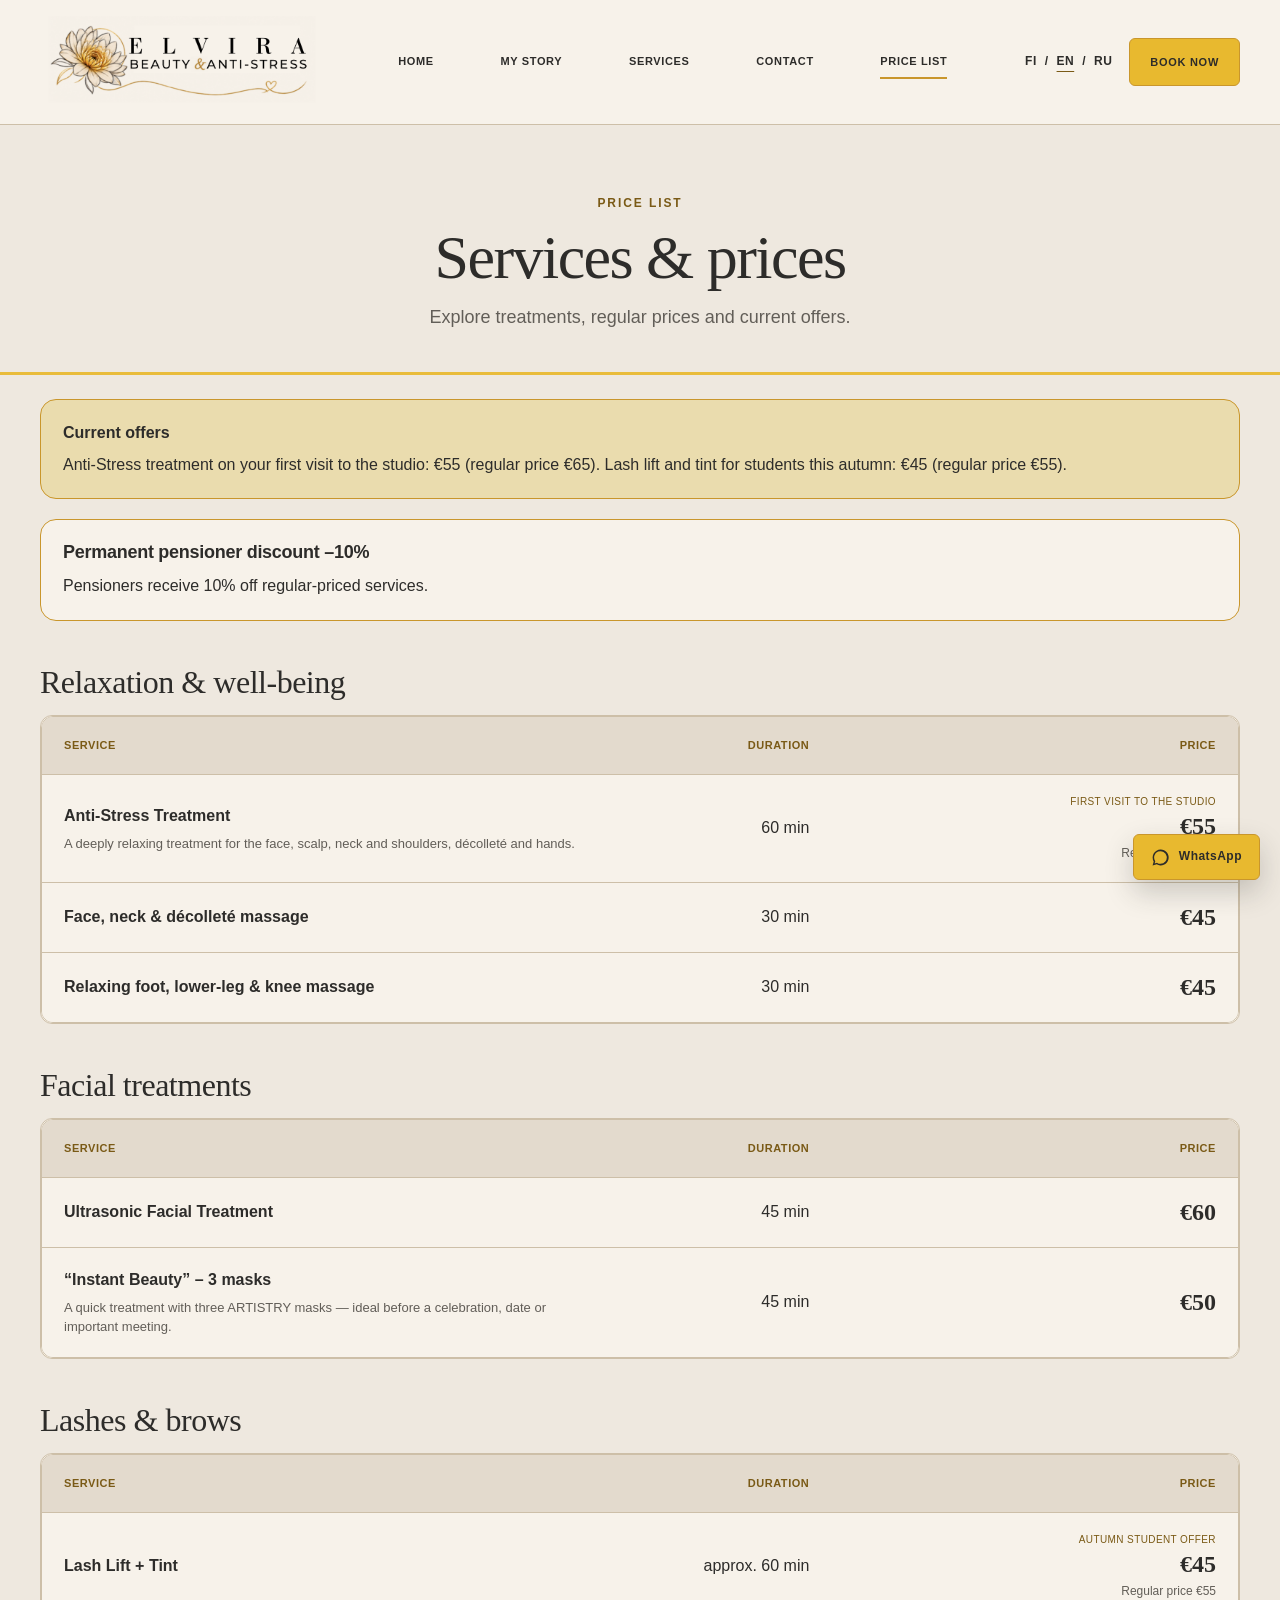
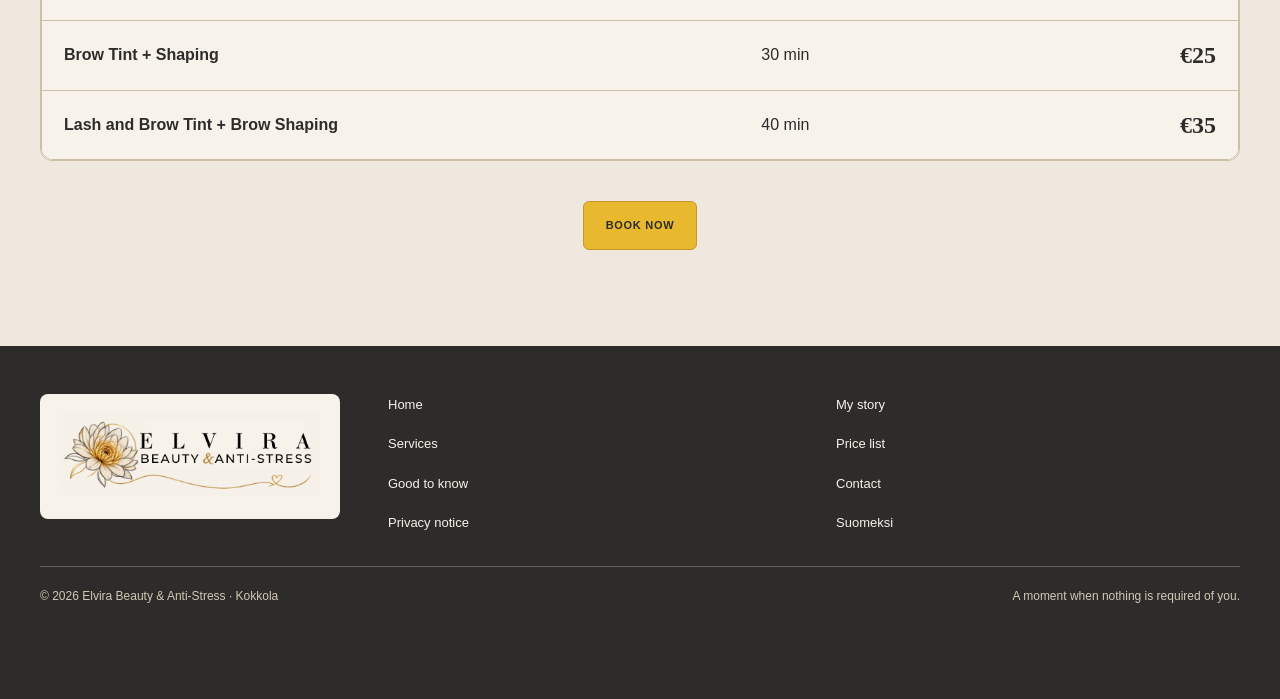
<file: en/hinnasto.html>
<!doctype html>
<html lang="en">
  <head>
    <meta charset="utf-8" />
    <meta name="viewport" content="width=device-width, initial-scale=1" />
    <title>Price list — Elvira Beauty &amp; Anti-Stress</title>
    <meta name="description" content="Elvira Beauty &amp; Anti-Stress services, treatment durations and prices in Kokkola." />
    <meta name="theme-color" content="#eee8df" />
    <meta name="robots" content="index, follow" />
    <link rel="canonical" href="https://elvirastudio.fi/en/hinnasto.html" />
    <link rel="alternate" hreflang="fi" href="https://elvirastudio.fi/hinnasto.html" />
    <link rel="alternate" hreflang="en" href="https://elvirastudio.fi/en/hinnasto.html" />
    <link rel="alternate" hreflang="ru" href="https://elvirastudio.fi/ru/hinnasto.html" />
    <link rel="alternate" hreflang="x-default" href="https://elvirastudio.fi/hinnasto.html" />
    <link rel="icon" href="../img/favicon.png" type="image/png" sizes="128x128" />
    <link rel="shortcut icon" href="../img/favicon.png" type="image/png" />
    <link rel="apple-touch-icon" href="../img/favicon.png" />
    <link rel="stylesheet" href="../style.css?v=20260927-2" />
  </head>

  <body>
    <a class="skip-link" href="#main-content">Skip to content</a>

    <header class="site-header">
      <div class="container header-inner">
        <a class="logo-link" href="index.html" aria-label="Elvira Beauty & Anti-Stress">
          <img src="../img/logo.png" alt="Elvira Beauty &amp; Anti-Stress" width="776" height="276" />
        </a>

        <button class="menu-toggle" type="button" aria-controls="main-nav" aria-expanded="false" aria-label="Open menu">
          <span></span><span></span><span></span>
        </button>

        <nav class="main-nav" id="main-nav" aria-label="Main menu">
          <a href="index.html#home">Home</a>
          <a href="story.html">My story</a>
          <a href="index.html#services">Services</a>
          <a href="index.html#contact">Contact</a>
          <a class="active" href="hinnasto.html">Price list</a>
        <a class="btn btn-primary mobile-menu-booking" href="https://elvirabeautyantistress.setmore.com" target="_blank" rel="noopener">BOOK NOW</a>
        </nav>

        <div class="header-actions">
          <span class="lang-switch"><a href="../hinnasto.html">FI</a><span>/</span><a class="active" href="hinnasto.html">EN</a><span>/</span><a href="../ru/hinnasto.html">RU</a></span>
          <a class="btn btn-primary" href="https://elvirabeautyantistress.setmore.com" target="_blank" rel="noopener">Book now</a>
        </div>
      </div>
    </header>

    <main id="main-content" tabindex="-1">
      <section class="page-hero">
        <div class="container">
          <span class="eyebrow">Price list</span>
          <h1>Services &amp; prices</h1>
          <p class="lead">Explore treatments, regular prices and current offers.</p>
        </div>
      </section>

      <section class="price-shell">
        <div class="container">
          <div class="price-offer-note">
<strong>Current offers</strong>
<p>Anti-Stress treatment on your first visit to the studio: €55 (regular price €65). Lash lift and tint for students this autumn: €45 (regular price €55).</p>
</div>

          <aside class="pensioner-discount" aria-labelledby="pensioner-discount-title">
            <h2 id="pensioner-discount-title">Permanent pensioner discount –10%</h2>
            <p>Pensioners receive 10% off regular-priced services.</p>
          </aside>
          <div class="price-category">
            <h2>Relaxation &amp; well-being</h2>
            <div class="price-table-scroll" tabindex="0">
              <table class="price-table">
                <thead><tr><th>Service</th><th>Duration</th><th>Price</th></tr></thead>
                <tbody>
                  <tr>
                    <td><span class="price-name">Anti-Stress Treatment</span><span class="price-description">A deeply relaxing treatment for the face, scalp, neck and shoulders, décolleté and hands.</span></td>
                    <td>60 min</td>
                    <td class="price-cell"><span class="price-promo-label">First visit to the studio</span><strong class="price-promo">€55</strong><span class="price-regular">Regular price €65</span></td>
                  </tr>
                  <tr>
                    <td><span class="price-name">Face, neck &amp; décolleté massage</span></td>
                    <td>30 min</td>
                    <td class="price-cell"><strong class="price-normal">€45</strong></td>
                  </tr>
                  <tr>
                    <td><span class="price-name">Relaxing foot, lower-leg &amp; knee massage</span></td>
                    <td>30 min</td>
                    <td class="price-cell"><strong class="price-normal">€45</strong></td>
                  </tr>
                </tbody>
              </table>
            </div>
          </div>

          <div class="price-category">
            <h2>Facial treatments</h2>
            <div class="price-table-scroll" tabindex="0">
              <table class="price-table">
                <thead><tr><th>Service</th><th>Duration</th><th>Price</th></tr></thead>
                <tbody>
                  <tr>
                    <td><span class="price-name">Ultrasonic Facial Treatment</span></td>
                    <td>45 min</td>
                    <td class="price-cell"><strong class="price-normal">€60</strong></td>
                  </tr>
                  <tr>
                    <td><span class="price-name">“Instant Beauty” – 3 masks</span><span class="price-description">A quick treatment with three ARTISTRY masks — ideal before a celebration, date or important meeting.</span></td>
                    <td>45 min</td>
                    <td class="price-cell"><strong class="price-normal">€50</strong></td>
                  </tr>
                </tbody>
              </table>
            </div>
          </div>

          <div class="price-category">
            <h2>Lashes &amp; brows</h2>
            <div class="price-table-scroll" tabindex="0">
              <table class="price-table">
                <thead><tr><th>Service</th><th>Duration</th><th>Price</th></tr></thead>
                <tbody>
                  <tr>
                    <td><span class="price-name">Lash Lift + Tint</span></td>
                    <td>approx. 60 min</td>
                    <td class="price-cell"><span class="price-promo-label">Autumn student offer</span><strong class="price-promo">€45</strong><span class="price-regular">Regular price €55</span></td>
                  </tr>
                  <tr>
                    <td><span class="price-name">Brow Tint + Shaping</span></td>
                    <td>30 min</td>
                    <td class="price-cell"><strong class="price-normal">€25</strong></td>
                  </tr>
                  <tr>
                    <td><span class="price-name">Lash and Brow Tint + Brow Shaping</span></td>
                    <td>40 min</td>
                    <td class="price-cell"><strong class="price-normal">€35</strong></td>
                  </tr>
                </tbody>
              </table>
            </div>
          </div>

          <div class="price-actions"><a class="btn btn-primary" href="https://elvirabeautyantistress.setmore.com" target="_blank" rel="noopener">Book now</a></div>
        </div>
      </section>
    </main>

    <footer>
      <div class="container footer-top">
        <div class="footer-logo"><img src="../img/logo.png" alt="Elvira Beauty &amp; Anti-Stress" width="776" height="276" /></div>
        <div class="footer-links">
          <a href="index.html#home">Home</a><a href="story.html">My story</a><a href="index.html#services">Services</a><a href="hinnasto.html">Price list</a><a href="index.html#good-to-know">Good to know</a><a href="index.html#contact">Contact</a><a href="privacy.html">Privacy notice</a><a href="../hinnasto.html">Suomeksi</a>
        </div>
      </div>
      <div class="container footer-bottom"><span>© 2026 Elvira Beauty &amp; Anti-Stress · Kokkola</span><span>A moment when nothing is required of you.</span></div>
    <div class="container wa-dock">
<a aria-label="Ask on WhatsApp" class="wa-float" href="https://wa.me/358469567403" rel="noopener" target="_blank">
      <svg viewBox="0 0 24 24"><path d="M12 2a10 10 0 0 0-8.6 15L2 22l5.2-1.4A10 10 0 1 0 12 2Zm0 18a8 8 0 0 1-4.1-1.1l-.3-.2-3 .8.8-2.9-.2-.3A8 8 0 1 1 12 20Z"></path></svg>
      WhatsApp
    </a>
</div>
</footer>



    <script src="../script.js?v=20260927-2" defer></script>
  </body>
</html>
</file>
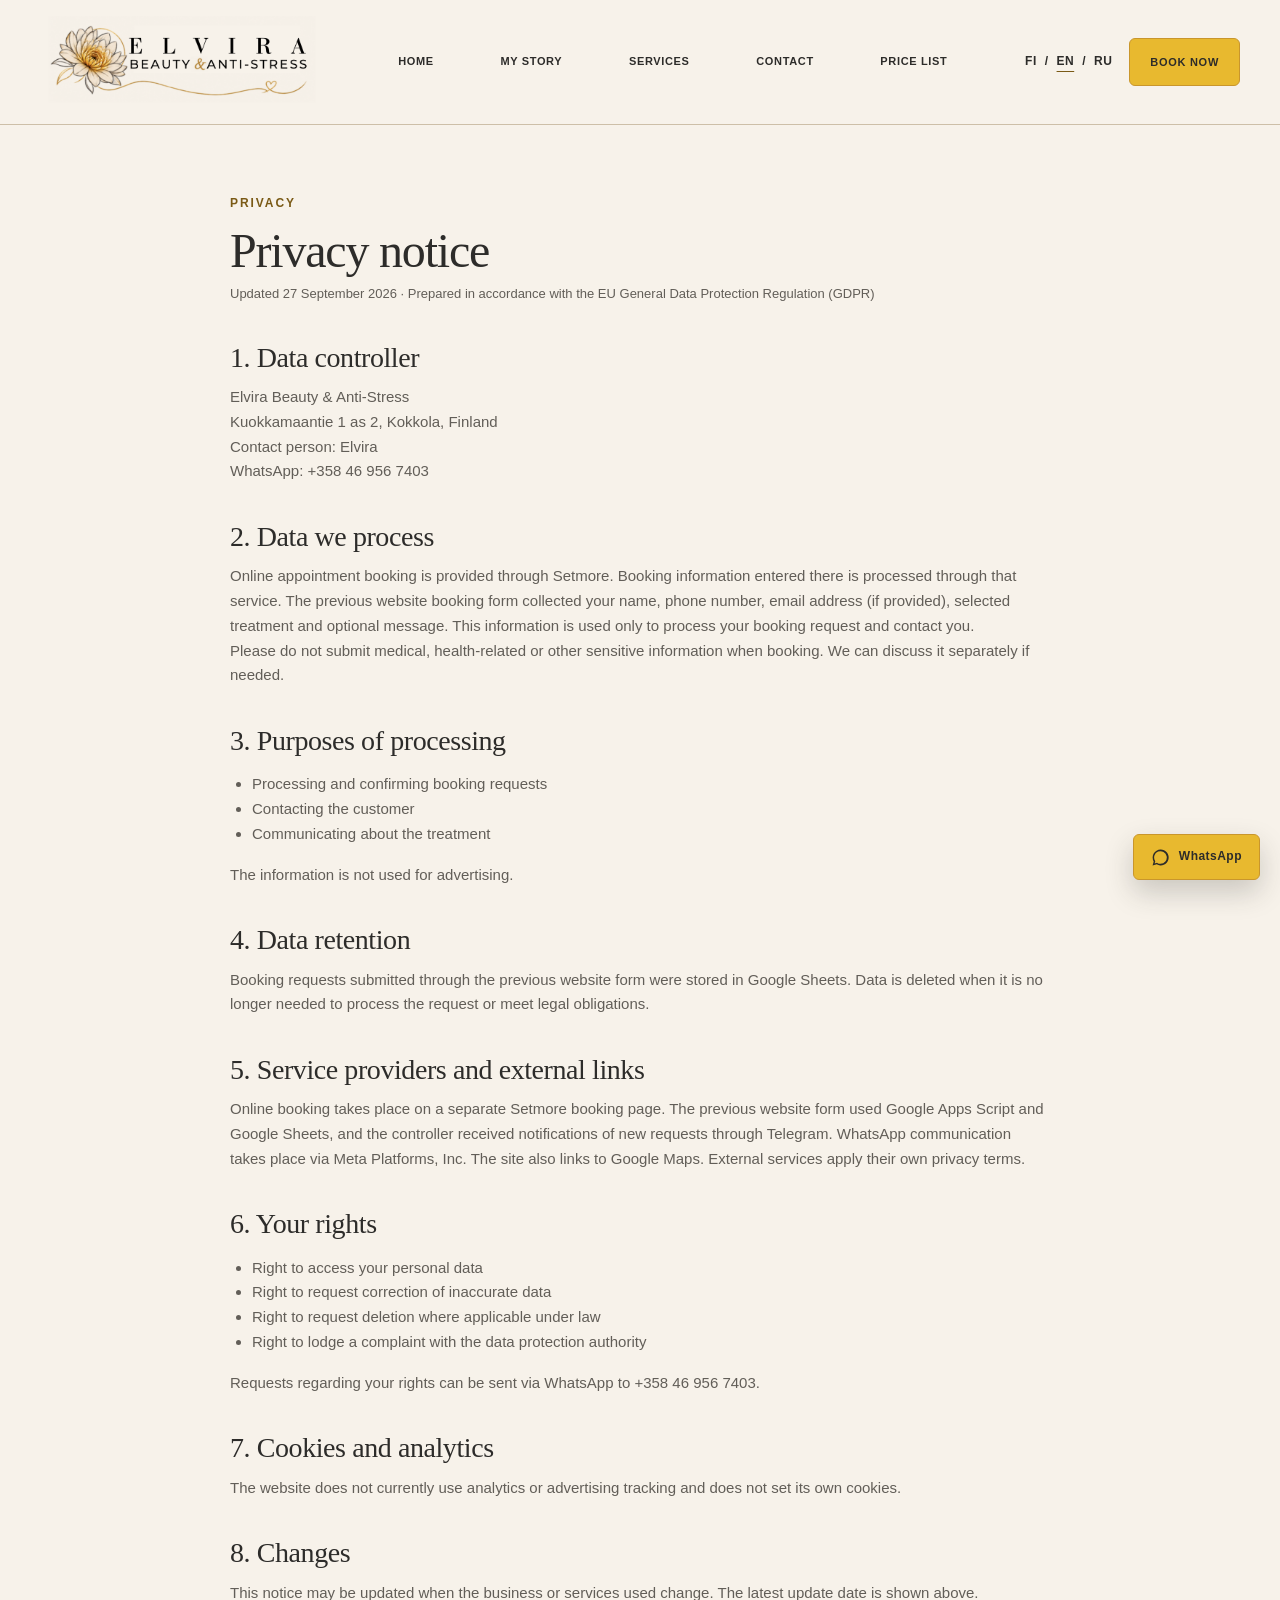
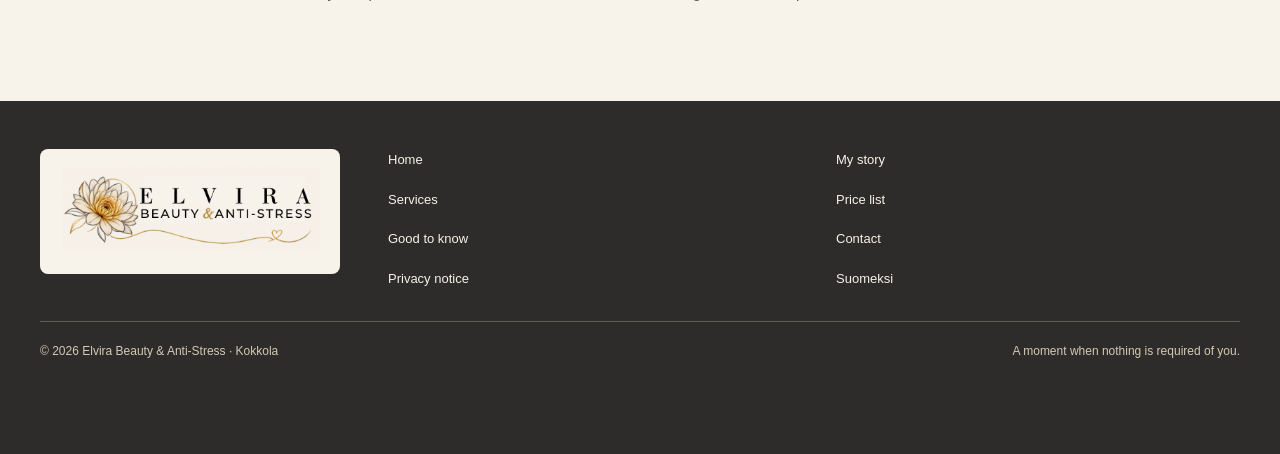
<file: en/privacy.html>
<!doctype html>
<html lang="en">
 <head>
  <meta charset="utf-8"/>
  <meta content="width=device-width,initial-scale=1" name="viewport"/>
  <title>
   Privacy notice &mdash; Elvira Beauty &amp; Anti-Stress
  </title>
  <meta content="Privacy notice for Elvira Beauty &amp; Anti-Stress and information about how personal data is processed." name="description"/>
  <meta content="#eee8df" name="theme-color"/>
  <meta content="index, follow" name="robots"/>
  <link href="https://elvirastudio.fi/en/privacy.html" rel="canonical"/>
  <link href="https://elvirastudio.fi/privacy.html" hreflang="fi" rel="alternate"/>
  <link href="https://elvirastudio.fi/en/privacy.html" hreflang="en" rel="alternate"/>
  <link href="https://elvirastudio.fi/ru/privacy.html" hreflang="ru" rel="alternate"/>
  <link href="https://elvirastudio.fi/privacy.html" hreflang="x-default" rel="alternate"/>
  <link href="../img/favicon.png" rel="icon" type="image/png" sizes="128x128"/>
  <link href="../img/favicon.png" rel="shortcut icon" type="image/png"/>
  <link href="../img/favicon.png" rel="apple-touch-icon"/>
  <link href="../style.css?v=20260927-2" rel="stylesheet"/>
 </head>
 <body>
  <a class="skip-link" href="#main-content">
   Skip to content
  </a>
  <header class="site-header">
   <div class="container header-inner">
    <a class="logo-link" href="index.html">
     <img alt="Elvira Beauty &amp; Anti-Stress" height="276" src="../img/logo.png" width="776"/>
    </a>
    <button aria-controls="main-nav" aria-expanded="false" aria-label="Open menu" class="menu-toggle" type="button">
     <span>
     </span>
     <span>
     </span>
     <span>
     </span>
    </button>
    <nav aria-label="Main menu" class="main-nav" id="main-nav">
     <a href="index.html#home">
      Home
     </a>
     <a href="story.html">
      My story
     </a>
     <a href="index.html#services">
      Services
     </a>
     <a href="index.html#contact">
      Contact
     </a>
     <a href="hinnasto.html">
      Price list
     </a>
    <a class="btn btn-primary mobile-menu-booking" href="https://elvirabeautyantistress.setmore.com" target="_blank" rel="noopener">BOOK NOW</a>
    </nav>
    <div class="header-actions">
     <span class="lang-switch"><a href="../privacy.html">FI</a><span>/</span><a class="active" href="privacy.html">EN</a><span>/</span><a href="../ru/privacy.html">RU</a></span>
     <a class="btn btn-primary" href="https://elvirabeautyantistress.setmore.com" target="_blank" rel="noopener">Book now</a>
    </div>
   </div>
  </header>
  <main id="main-content" tabindex="-1">
   <section class="legal">
    <div class="container">
     <span class="eyebrow">
      Privacy
     </span>
     <h1>
      Privacy notice
     </h1>
     <p class="updated">
      Updated 27 September 2026 &middot; Prepared in accordance with the EU General Data Protection Regulation (GDPR)
     </p>
     <h2>
      1. Data controller
     </h2>
     <p>
      Elvira Beauty &amp; Anti-Stress
      <br/>
      Kuokkamaantie 1 as 2, Kokkola, Finland
      <br/>
      Contact person: Elvira
      <br/>
      WhatsApp: +358 46 956 7403
     </p>
     <h2>
      2. Data we process
     </h2>
     <p>
      Online appointment booking is provided through Setmore. Booking information entered there is processed through that service. The previous website booking form collected your name, phone number, email address (if provided), selected treatment and optional message. This information is used only to process your booking request and contact you.
     </p>
     <p>
      Please do not submit medical, health-related or other sensitive information when booking. We can discuss it separately if needed.
     </p>
     <h2>
      3. Purposes of processing
     </h2>
     <ul>
      <li>
       Processing and confirming booking requests
      </li>
      <li>
       Contacting the customer
      </li>
      <li>
       Communicating about the treatment
      </li>
     </ul>
     <p>
      The information is not used for advertising.
     </p>
     <h2>
      4. Data retention
     </h2>
     <p>
      Booking requests submitted through the previous website form were stored in Google Sheets. Data is deleted when it is no longer needed to process the request or meet legal obligations.
     </p>
     <h2>
      5. Service providers and external links
     </h2>
     <p>
      Online booking takes place on a separate Setmore booking page. The previous website form used Google Apps Script and Google Sheets, and the controller received notifications of new requests through Telegram. WhatsApp communication takes place via Meta Platforms, Inc. The site also links to Google Maps. External services apply their own privacy terms.
     </p>
     <h2>
      6. Your rights
     </h2>
     <ul>
      <li>
       Right to access your personal data
      </li>
      <li>
       Right to request correction of inaccurate data
      </li>
      <li>
       Right to request deletion where applicable under law
      </li>
      <li>
       Right to lodge a complaint with the data protection authority
      </li>
     </ul>
     <p>
      Requests regarding your rights can be sent via WhatsApp to +358 46 956 7403.
     </p>
     <h2>
      7. Cookies and analytics
     </h2>
     <p>
      The website does not currently use analytics or advertising tracking and does not set its own cookies.
     </p>
     <h2>
      8. Changes
     </h2>
     <p>
      This notice may be updated when the business or services used change. The latest update date is shown above.
     </p>
    </div>
   </section>
  </main>
  <footer>
   <div class="container footer-top">
    <div class="footer-logo">
     <img alt="Elvira Beauty &amp; Anti-Stress" height="276" src="../img/logo.png" width="776"/>
    </div>
    <div class="footer-links">
     <a href="index.html#home">
      Home
     </a>
     <a href="story.html">
      My story
     </a>
     <a href="index.html#services">
      Services
     </a>
     <a href="hinnasto.html">
      Price list
     </a>
     <a href="index.html#good-to-know">
      Good to know
     </a>
     <a href="index.html#contact">
      Contact
     </a>
     <a href="privacy.html">
      Privacy notice
     </a>
     <a href="../privacy.html">
      Suomeksi
     </a>
    </div>
   </div>
   <div class="container footer-bottom">
    <span>
     &copy; 2026 Elvira Beauty &amp; Anti-Stress &middot; Kokkola
    </span>
    <span>
     A moment when nothing is required of you.
    </span>
   </div>
  <div class="container wa-dock">
<a aria-label="Ask on WhatsApp" class="wa-float" href="https://wa.me/358469567403" rel="noopener" target="_blank">
   <svg viewBox="0 0 24 24">
    <path d="M12 2a10 10 0 0 0-8.6 15L2 22l5.2-1.4A10 10 0 1 0 12 2Zm0 18a8 8 0 0 1-4.1-1.1l-.3-.2-3 .8.8-2.9-.2-.3A8 8 0 1 1 12 20Z">
    </path>
   </svg>
   WhatsApp
  </a>
</div>
</footer>

  <script defer="" src="../script.js?v=20260927-2">
  </script>
 </body>
</html>
</file>
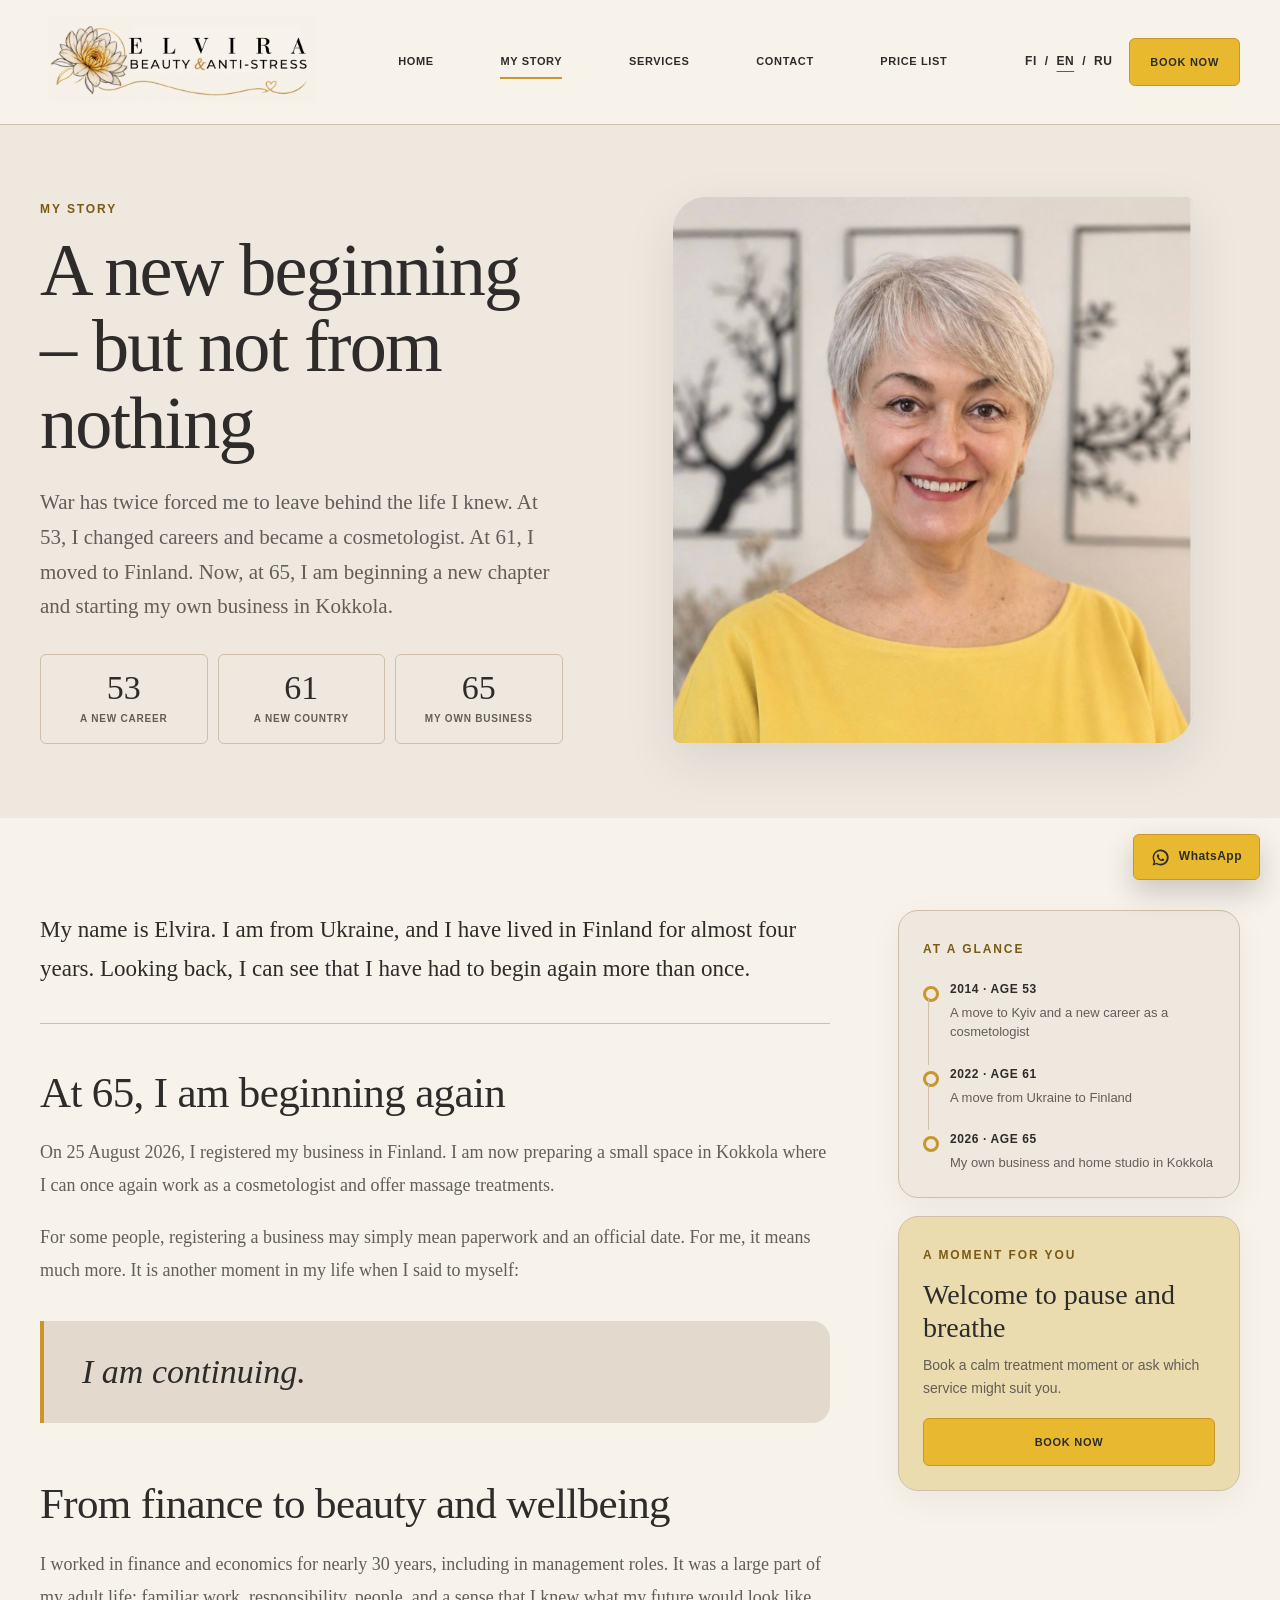
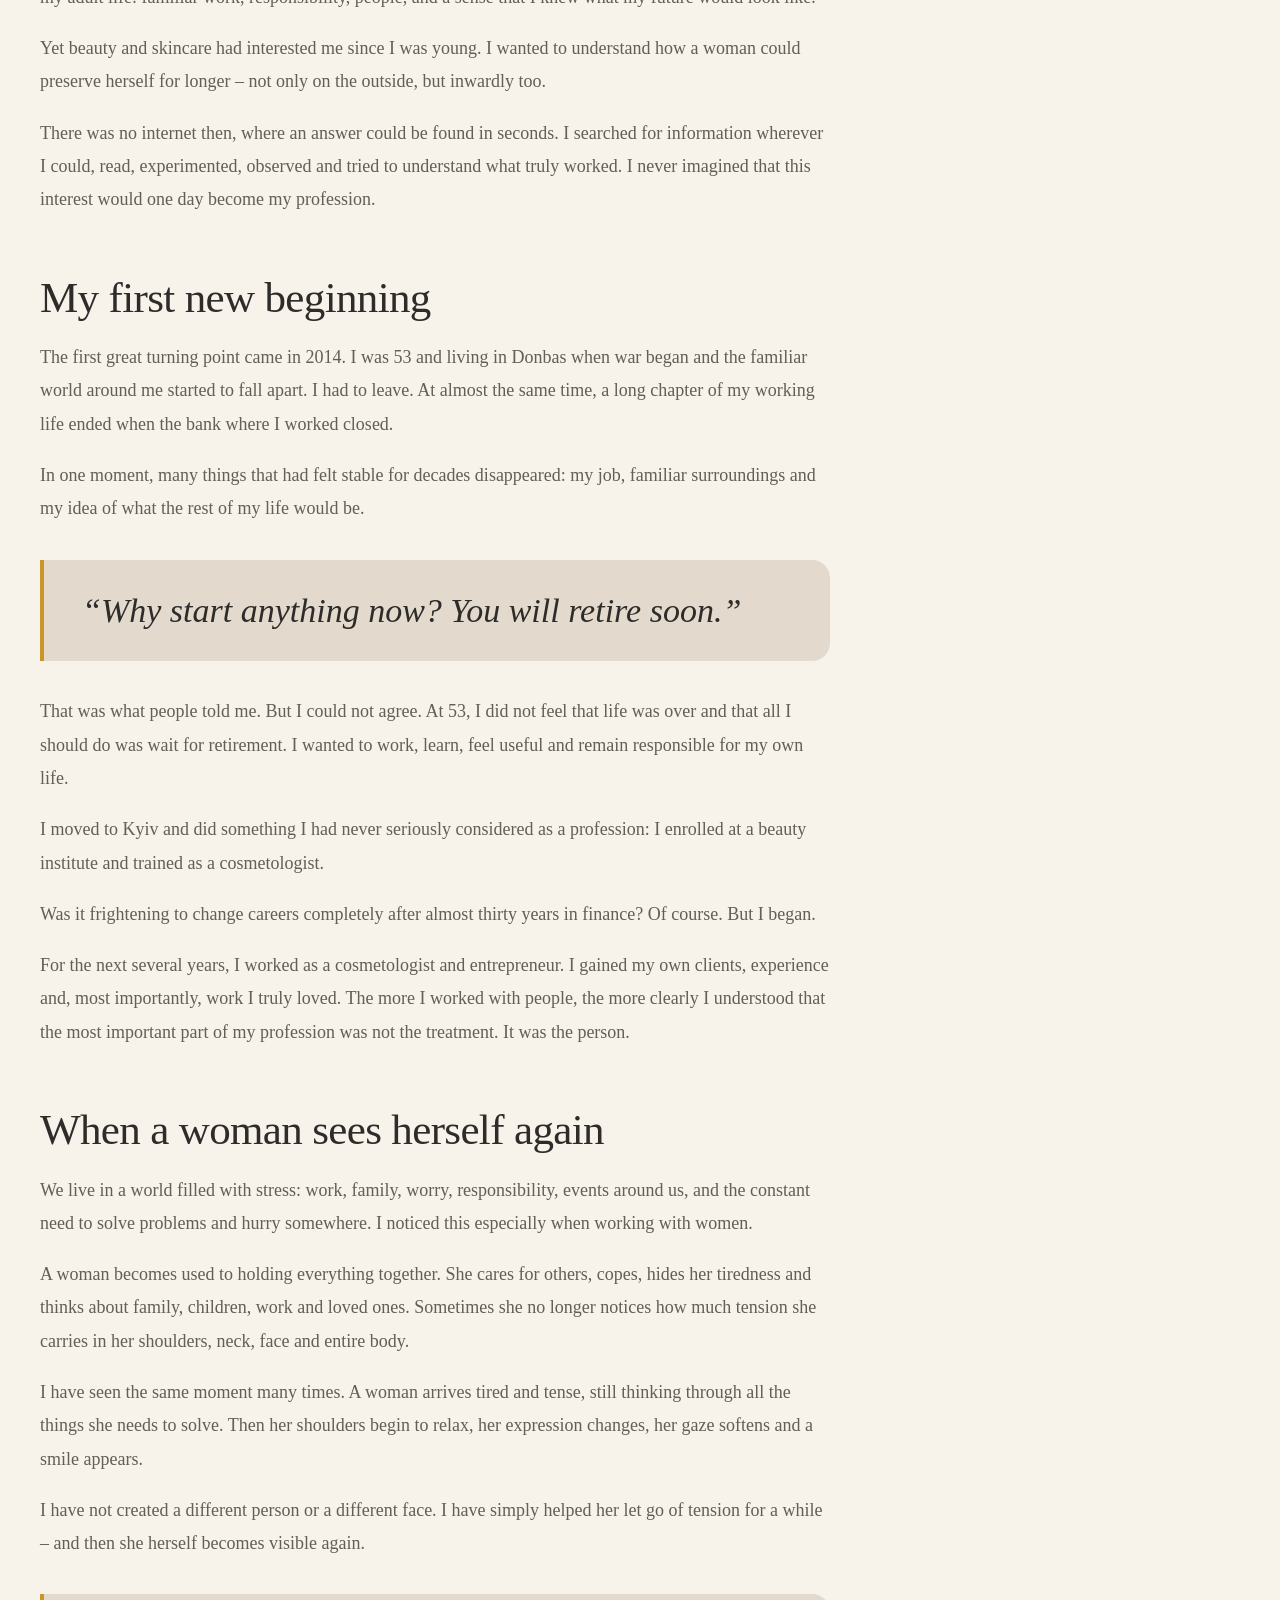
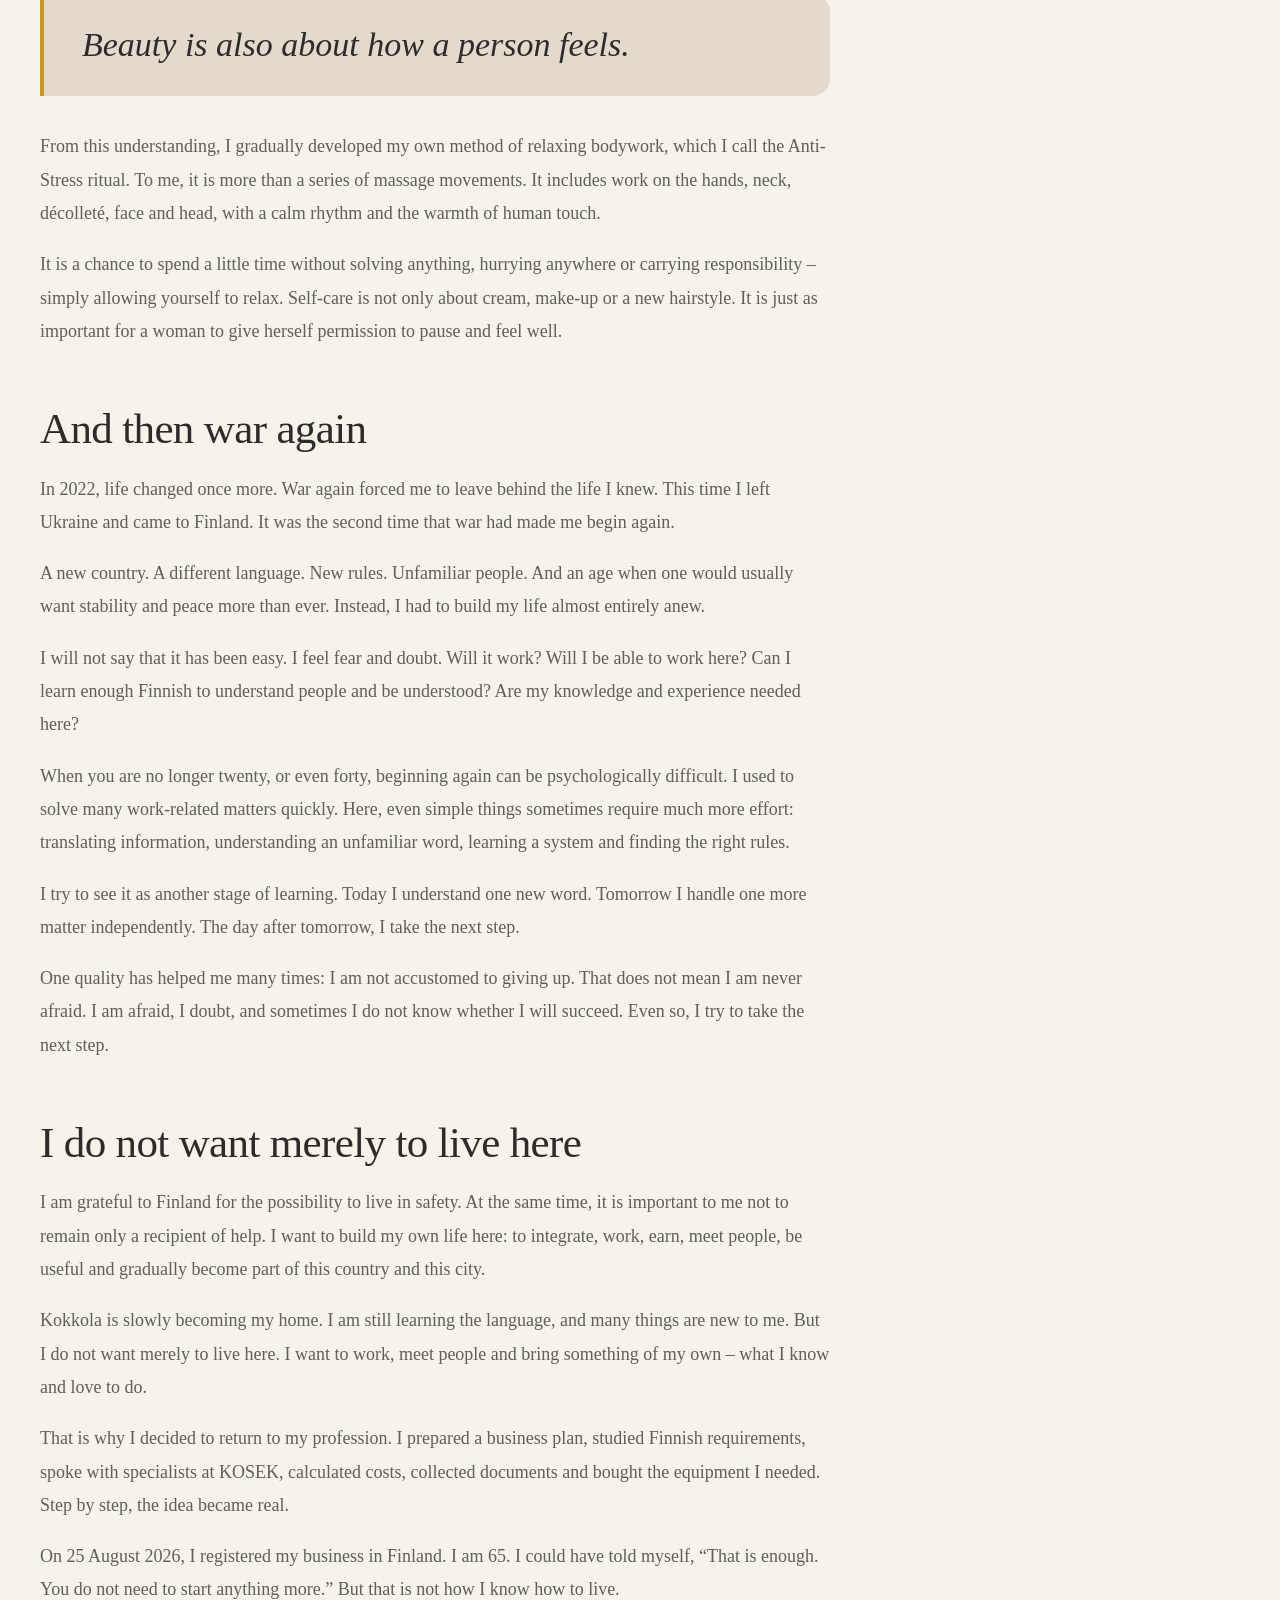
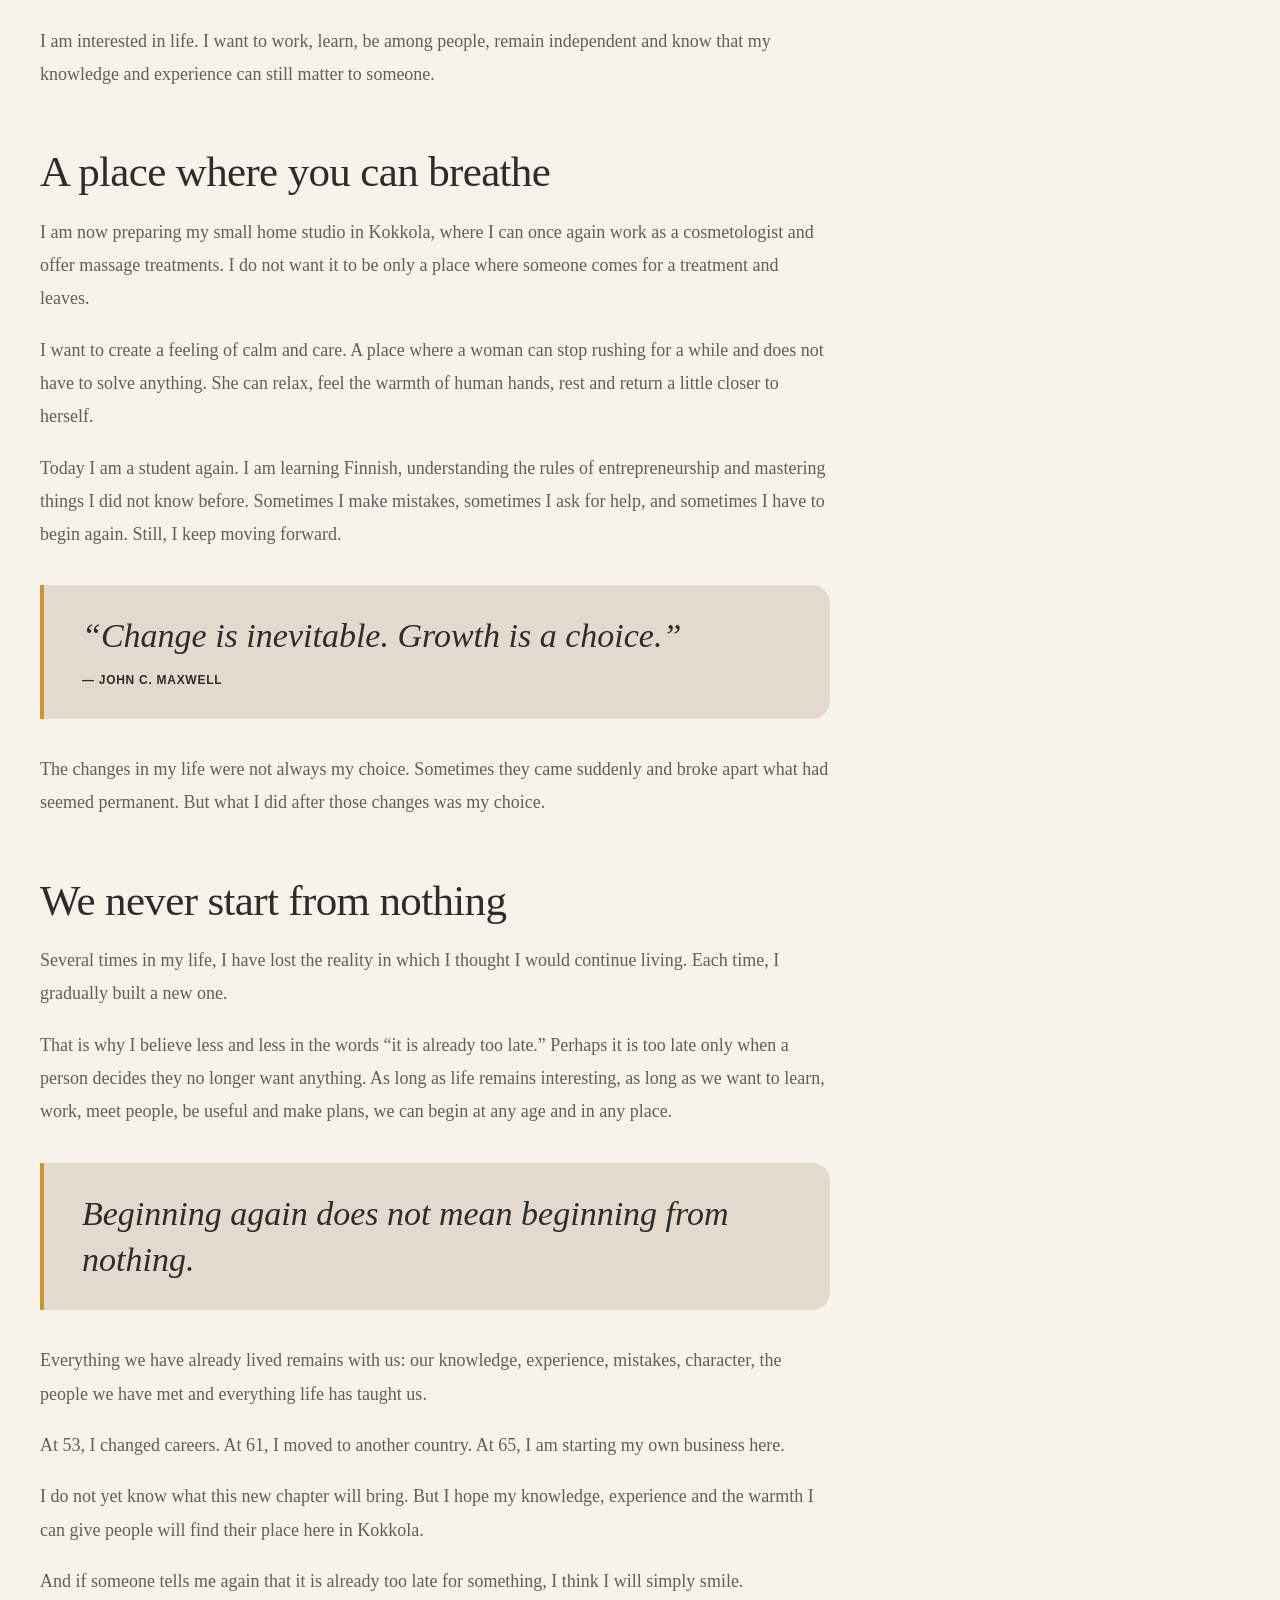
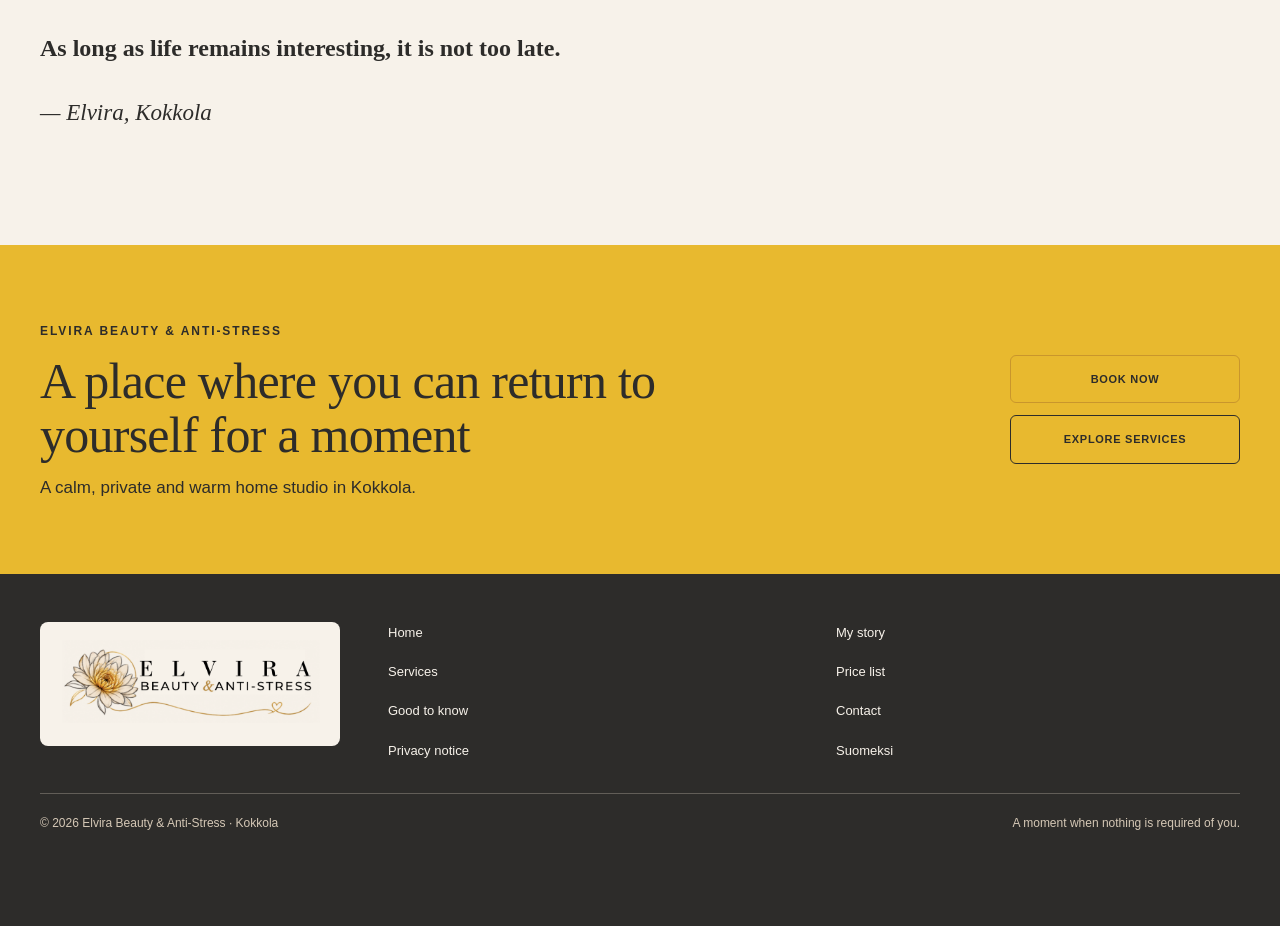
<file: en/story.html>
<!doctype html>
<html lang="en">
 <head>
  <meta charset="utf-8"/>
  <meta content="width=device-width,initial-scale=1" name="viewport"/>
  <title>
   Elvira's story &mdash; a new beginning, but not from nothing
  </title>
  <meta content="Elvira's story: a new career at 53, a move to Finland at 61, and her own beauty and wellbeing business in Kokkola at 65." name="description"/>
  <meta content="#eee8df" name="theme-color"/>
  <meta content="index, follow" name="robots"/>
  <link href="https://elvirastudio.fi/en/story.html" rel="canonical"/>
  <link href="https://elvirastudio.fi/tarinani.html" hreflang="fi" rel="alternate"/>
  <link href="https://elvirastudio.fi/en/story.html" hreflang="en" rel="alternate"/>
  <link href="https://elvirastudio.fi/ru/story.html" hreflang="ru" rel="alternate"/>
  <link href="https://elvirastudio.fi/tarinani.html" hreflang="x-default" rel="alternate"/>
  <link href="../img/favicon.png" rel="icon" type="image/png" sizes="128x128"/>
  <link href="../img/favicon.png" rel="shortcut icon" type="image/png"/>
  <link href="../img/favicon.png" rel="apple-touch-icon"/>
  <link href="../style.css?v=20260927-2" rel="stylesheet"/>
 </head>
 <body>
  <a class="skip-link" href="#main-content">
   Skip to content
  </a>
  <header class="site-header">
   <div class="container header-inner">
    <a aria-label="Elvira Beauty &amp; Anti-Stress" class="logo-link" href="index.html">
     <img alt="Elvira Beauty &amp; Anti-Stress" height="276" src="../img/logo.png" width="776"/>
    </a>
    <button aria-controls="main-nav" aria-expanded="false" aria-label="Open menu" class="menu-toggle" type="button">
     <span>
     </span>
     <span>
     </span>
     <span>
     </span>
    </button>
    <nav aria-label="Main menu" class="main-nav" id="main-nav">
     <a href="index.html#home">
      Home
     </a>
     <a class="active" href="story.html">
      My story
     </a>
     <a href="index.html#services">
      Services
     </a>
     <a href="index.html#contact">
      Contact
     </a>
     <a href="hinnasto.html">
      Price list
     </a>
    <a class="btn btn-primary mobile-menu-booking" href="https://elvirabeautyantistress.setmore.com" target="_blank" rel="noopener">BOOK NOW</a>
    </nav>
    <div class="header-actions">
     <span class="lang-switch"><a href="../tarinani.html">FI</a><span>/</span><a class="active" href="story.html">EN</a><span>/</span><a href="../ru/story.html">RU</a></span>
     <a class="btn btn-primary" href="https://elvirabeautyantistress.setmore.com" target="_blank" rel="noopener">Book now</a>
    </div>
   </div>
  </header>
  <main class="story-page" id="main-content" tabindex="-1">
   <section class="story-hero">
    <div class="container story-hero-grid">
     <div class="story-hero-copy">
      <span class="eyebrow">
       My story
      </span>
      <h1>
       A new beginning &ndash; but not from nothing
      </h1>
      <p class="story-deck">
       War has twice forced me to leave behind the life I knew. At 53, I changed careers and became a cosmetologist. At 61, I moved to Finland. Now, at 65, I am beginning a new chapter and starting my own business in Kokkola.
      </p>
      <div aria-label="Important milestones in Elvira's life" class="story-milestones story-milestones-hero">
       <div>
        <strong>
         53
        </strong>
        <span>
         a new career
        </span>
       </div>
       <div>
        <strong>
         61
        </strong>
        <span>
         a new country
        </span>
       </div>
       <div>
        <strong>
         65
        </strong>
        <span>
         my own business
        </span>
       </div>
      </div>
     </div>
     <figure class="story-hero-media">
      <img alt="Elvira, founder of Elvira Beauty &amp; Anti-Stress" decoding="async" height="1280" loading="lazy" src="../img/elvira-story-portrait.jpg" width="1024"/>
     </figure>
    </div>
   </section>
   <section class="story-body">
    <div class="container story-layout">
     <article class="story-article">
      <p class="story-intro">
       My name is Elvira. I am from Ukraine, and I have lived in Finland for almost four years. Looking back, I can see that I have had to begin again more than once.
      </p>
      <h2>
       At 65, I am beginning again
      </h2>
      <p>
       On 25 August 2026, I registered my business in Finland. I am now preparing a small space in Kokkola where I can once again work as a cosmetologist and offer massage treatments.
      </p>
      <p>
       For some people, registering a business may simply mean paperwork and an official date. For me, it means much more. It is another moment in my life when I said to myself:
      </p>
      <blockquote class="story-quote">
       <p>
        I am continuing.
       </p>
      </blockquote>
      <h2>
       From finance to beauty and wellbeing
      </h2>
      <p>
       I worked in finance and economics for nearly 30 years, including in management roles. It was a large part of my adult life: familiar work, responsibility, people, and a sense that I knew what my future would look like.
      </p>
      <p>
       Yet beauty and skincare had interested me since I was young. I wanted to understand how a woman could preserve herself for longer &ndash; not only on the outside, but inwardly too.
      </p>
      <p>
       There was no internet then, where an answer could be found in seconds. I searched for information wherever I could, read, experimented, observed and tried to understand what truly worked. I never imagined that this interest would one day become my profession.
      </p>
      <h2>
       My first new beginning
      </h2>
      <p>
       The first great turning point came in 2014. I was 53 and living in Donbas when war began and the familiar world around me started to fall apart. I had to leave. At almost the same time, a long chapter of my working life ended when the bank where I worked closed.
      </p>
      <p>
       In one moment, many things that had felt stable for decades disappeared: my job, familiar surroundings and my idea of what the rest of my life would be.
      </p>
      <blockquote class="story-quote story-quote-soft">
       <p>
        &ldquo;Why start anything now? You will retire soon.&rdquo;
       </p>
      </blockquote>
      <p>
       That was what people told me. But I could not agree. At 53, I did not feel that life was over and that all I should do was wait for retirement. I wanted to work, learn, feel useful and remain responsible for my own life.
      </p>
      <p>
       I moved to Kyiv and did something I had never seriously considered as a profession: I enrolled at a beauty institute and trained as a cosmetologist.
      </p>
      <p>
       Was it frightening to change careers completely after almost thirty years in finance? Of course. But I began.
      </p>
      <p>
       For the next several years, I worked as a cosmetologist and entrepreneur. I gained my own clients, experience and, most importantly, work I truly loved. The more I worked with people, the more clearly I understood that the most important part of my profession was not the treatment. It was the person.
      </p>
      <h2>
       When a woman sees herself again
      </h2>
      <p>
       We live in a world filled with stress: work, family, worry, responsibility, events around us, and the constant need to solve problems and hurry somewhere. I noticed this especially when working with women.
      </p>
      <p>
       A woman becomes used to holding everything together. She cares for others, copes, hides her tiredness and thinks about family, children, work and loved ones. Sometimes she no longer notices how much tension she carries in her shoulders, neck, face and entire body.
      </p>
      <p>
       I have seen the same moment many times. A woman arrives tired and tense, still thinking through all the things she needs to solve. Then her shoulders begin to relax, her expression changes, her gaze softens and a smile appears.
      </p>
      <p>
       I have not created a different person or a different face. I have simply helped her let go of tension for a while &ndash; and then she herself becomes visible again.
      </p>
      <blockquote class="story-quote">
       <p>
        Beauty is also about how a person feels.
       </p>
      </blockquote>
      <p>
       From this understanding, I gradually developed my own method of relaxing bodywork, which I call the Anti-Stress ritual. To me, it is more than a series of massage movements. It includes work on the hands, neck, d&eacute;collet&eacute;, face and head, with a calm rhythm and the warmth of human touch.
      </p>
      <p>
       It is a chance to spend a little time without solving anything, hurrying anywhere or carrying responsibility &ndash; simply allowing yourself to relax. Self-care is not only about cream, make-up or a new hairstyle. It is just as important for a woman to give herself permission to pause and feel well.
      </p>
      <h2>
       And then war again
      </h2>
      <p>
       In 2022, life changed once more. War again forced me to leave behind the life I knew. This time I left Ukraine and came to Finland. It was the second time that war had made me begin again.
      </p>
      <p>
       A new country. A different language. New rules. Unfamiliar people. And an age when one would usually want stability and peace more than ever. Instead, I had to build my life almost entirely anew.
      </p>
      <p>
       I will not say that it has been easy. I feel fear and doubt. Will it work? Will I be able to work here? Can I learn enough Finnish to understand people and be understood? Are my knowledge and experience needed here?
      </p>
      <p>
       When you are no longer twenty, or even forty, beginning again can be psychologically difficult. I used to solve many work-related matters quickly. Here, even simple things sometimes require much more effort: translating information, understanding an unfamiliar word, learning a system and finding the right rules.
      </p>
      <p>
       I try to see it as another stage of learning. Today I understand one new word. Tomorrow I handle one more matter independently. The day after tomorrow, I take the next step.
      </p>
      <p>
       One quality has helped me many times: I am not accustomed to giving up. That does not mean I am never afraid. I am afraid, I doubt, and sometimes I do not know whether I will succeed. Even so, I try to take the next step.
      </p>
      <h2>
       I do not want merely to live here
      </h2>
      <p>
       I am grateful to Finland for the possibility to live in safety. At the same time, it is important to me not to remain only a recipient of help. I want to build my own life here: to integrate, work, earn, meet people, be useful and gradually become part of this country and this city.
      </p>
      <p>
       Kokkola is slowly becoming my home. I am still learning the language, and many things are new to me. But I do not want merely to live here. I want to work, meet people and bring something of my own &ndash; what I know and love to do.
      </p>
      <p>
       That is why I decided to return to my profession. I prepared a business plan, studied Finnish requirements, spoke with specialists at KOSEK, calculated costs, collected documents and bought the equipment I needed. Step by step, the idea became real.
      </p>
      <p>
       On 25 August 2026, I registered my business in Finland. I am 65. I could have told myself, &ldquo;That is enough. You do not need to start anything more.&rdquo; But that is not how I know how to live.
      </p>
      <p>
       I am interested in life. I want to work, learn, be among people, remain independent and know that my knowledge and experience can still matter to someone.
      </p>
      <h2>
       A place where you can breathe
      </h2>
      <p>
       I am now preparing my small home studio in Kokkola, where I can once again work as a cosmetologist and offer massage treatments. I do not want it to be only a place where someone comes for a treatment and leaves.
      </p>
      <p>
       I want to create a feeling of calm and care. A place where a woman can stop rushing for a while and does not have to solve anything. She can relax, feel the warmth of human hands, rest and return a little closer to herself.
      </p>
      <p>
       Today I am a student again. I am learning Finnish, understanding the rules of entrepreneurship and mastering things I did not know before. Sometimes I make mistakes, sometimes I ask for help, and sometimes I have to begin again. Still, I keep moving forward.
      </p>
      <blockquote class="story-quote story-quote-soft">
       <p>
        &ldquo;Change is inevitable. Growth is a choice.&rdquo;
       </p>
       <cite>
        &mdash; John C. Maxwell
       </cite>
      </blockquote>
      <p>
       The changes in my life were not always my choice. Sometimes they came suddenly and broke apart what had seemed permanent. But what I did after those changes was my choice.
      </p>
      <h2>
       We never start from nothing
      </h2>
      <p>
       Several times in my life, I have lost the reality in which I thought I would continue living. Each time, I gradually built a new one.
      </p>
      <p>
       That is why I believe less and less in the words &ldquo;it is already too late.&rdquo; Perhaps it is too late only when a person decides they no longer want anything. As long as life remains interesting, as long as we want to learn, work, meet people, be useful and make plans, we can begin at any age and in any place.
      </p>
      <blockquote class="story-quote">
       <p>
        Beginning again does not mean beginning from nothing.
       </p>
      </blockquote>
      <p>
       Everything we have already lived remains with us: our knowledge, experience, mistakes, character, the people we have met and everything life has taught us.
      </p>
      <p>
       At 53, I changed careers. At 61, I moved to another country. At 65, I am starting my own business here.
      </p>
      <p>
       I do not yet know what this new chapter will bring. But I hope my knowledge, experience and the warmth I can give people will find their place here in Kokkola.
      </p>
      <p>
       And if someone tells me again that it is already too late for something, I think I will simply smile.
      </p>
      <p class="story-closing">
       <strong>
        As long as life remains interesting, it is not too late.
       </strong>
      </p>
      <p class="signature story-signature">
       &mdash; Elvira, Kokkola
      </p>
     </article>
     <aside aria-label="Elvira's story at a glance" class="story-aside">
      <div class="story-aside-card">
       <span class="eyebrow">
        At a glance
       </span>
       <ol>
        <li>
         <strong>
          2014 &middot; age 53
         </strong>
         <span>
          A move to Kyiv and a new career as a cosmetologist
         </span>
        </li>
        <li>
         <strong>
          2022 &middot; age 61
         </strong>
         <span>
          A move from Ukraine to Finland
         </span>
        </li>
        <li>
         <strong>
          2026 &middot; age 65
         </strong>
         <span>
          My own business and home studio in Kokkola
         </span>
        </li>
       </ol>
      </div>
      <div class="story-aside-card story-aside-cta">
       <span class="eyebrow">
        A moment for you
       </span>
       <h3>
        Welcome to pause and breathe
       </h3>
       <p>
        Book a calm treatment moment or ask which service might suit you.
       </p>
       <a class="btn btn-primary" href="https://elvirabeautyantistress.setmore.com" target="_blank" rel="noopener">Book now</a>
      </div>
     </aside>
    </div>
   </section>
   <section class="story-final-cta">
    <div class="container story-final-inner">
     <div>
      <span class="eyebrow">
       Elvira Beauty &amp; Anti-Stress
      </span>
      <h2>
       A place where you can return to yourself for a moment
      </h2>
      <p>
       A calm, private and warm home studio in Kokkola.
      </p>
     </div>
     <div class="story-final-actions">
      <a class="btn btn-primary" href="https://elvirabeautyantistress.setmore.com" target="_blank" rel="noopener">Book now</a>
      <a class="btn btn-outline" href="index.html#services">
       Explore services
      </a>
     </div>
    </div>
   </section>
  </main>
  <footer>
   <div class="container footer-top">
    <div class="footer-logo">
     <img alt="Elvira Beauty &amp; Anti-Stress" height="276" src="../img/logo.png" width="776"/>
    </div>
    <div class="footer-links">
     <a href="index.html#home">
      Home
     </a>
     <a href="story.html">
      My story
     </a>
     <a href="index.html#services">
      Services
     </a>
     <a href="hinnasto.html">
      Price list
     </a>
     <a href="index.html#good-to-know">
      Good to know
     </a>
     <a href="index.html#contact">
      Contact
     </a>
     <a href="privacy.html">
      Privacy notice
     </a>
     <a href="../tarinani.html">
      Suomeksi
     </a>
    </div>
   </div>
   <div class="container footer-bottom">
    <span>
     &copy; 2026 Elvira Beauty &amp; Anti-Stress &middot; Kokkola
    </span>
    <span>
     A moment when nothing is required of you.
    </span>
   </div>
  <div class="container wa-dock">
<a aria-label="Ask on WhatsApp" class="wa-float" href="https://wa.me/358469567403" rel="noopener" target="_blank">
   <svg viewBox="0 0 24 24">
    <path d="M12 2a10 10 0 0 0-8.6 15L2 22l5.2-1.4A10 10 0 1 0 12 2Zm0 18a8 8 0 0 1-4.1-1.1l-.3-.2-3 .8.8-2.9-.2-.3A8 8 0 1 1 12 20Zm4.4-5.9c-.2-.1-1.4-.7-1.6-.8-.2-.1-.4-.1-.5.1-.2.2-.6.8-.8 1-.1.2-.3.2-.5.1-.2-.1-1-.4-1.9-1.2-.7-.6-1.2-1.4-1.3-1.6-.1-.2 0-.4.1-.5l.4-.4c.1-.1.2-.3.2-.4.1-.2 0-.3 0-.4l-.7-1.6c-.2-.4-.4-.4-.5-.4h-.5c-.2 0-.4.1-.6.3-.2.2-.8.8-.8 1.9s.8 2.2.9 2.4c.1.2 1.6 2.5 4 3.4.6.2 1 .4 1.3.5.6.2 1 .1 1.4-.1.4-.2 1.3-.5 1.5-1 .2-.5.2-.9.1-1Z">
    </path>
   </svg>
   WhatsApp
  </a>
</div>
</footer>

  <script defer="" src="../script.js?v=20260927-2">
  </script>
 </body>
</html>
</file>
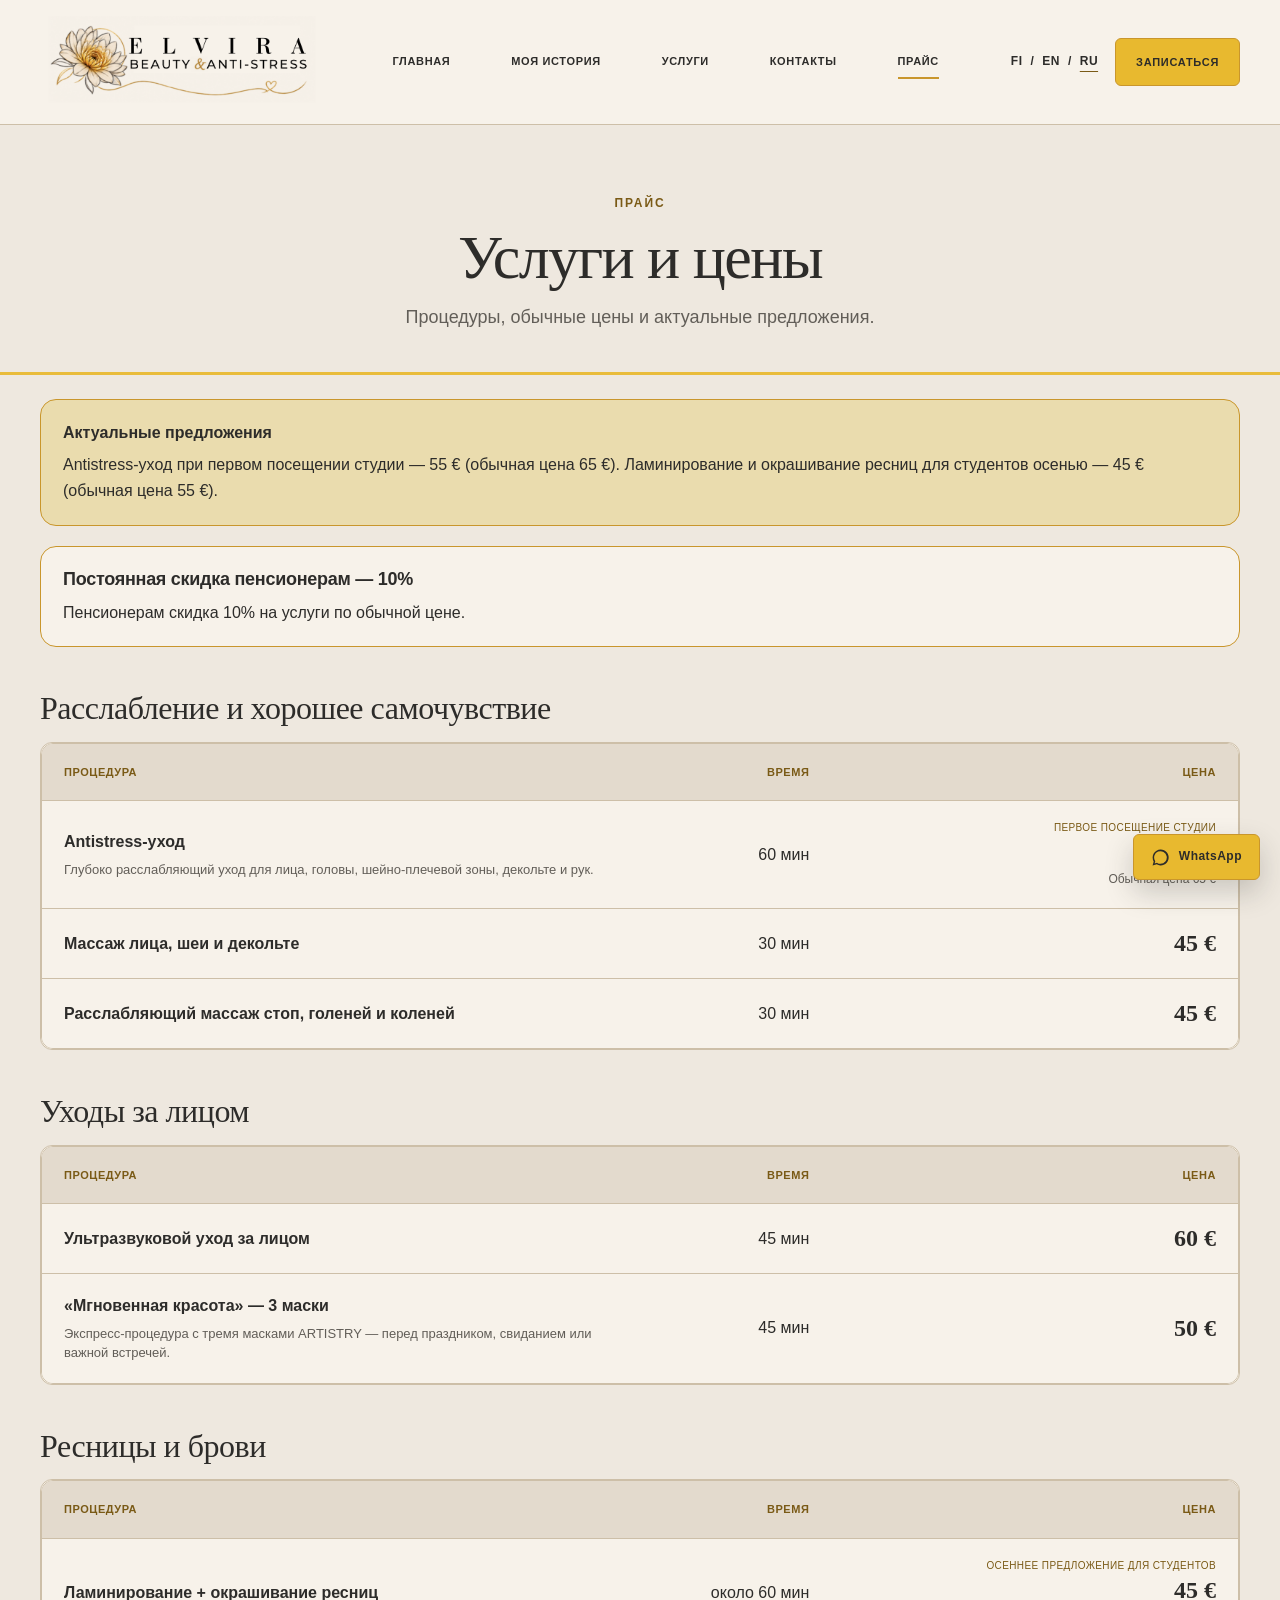
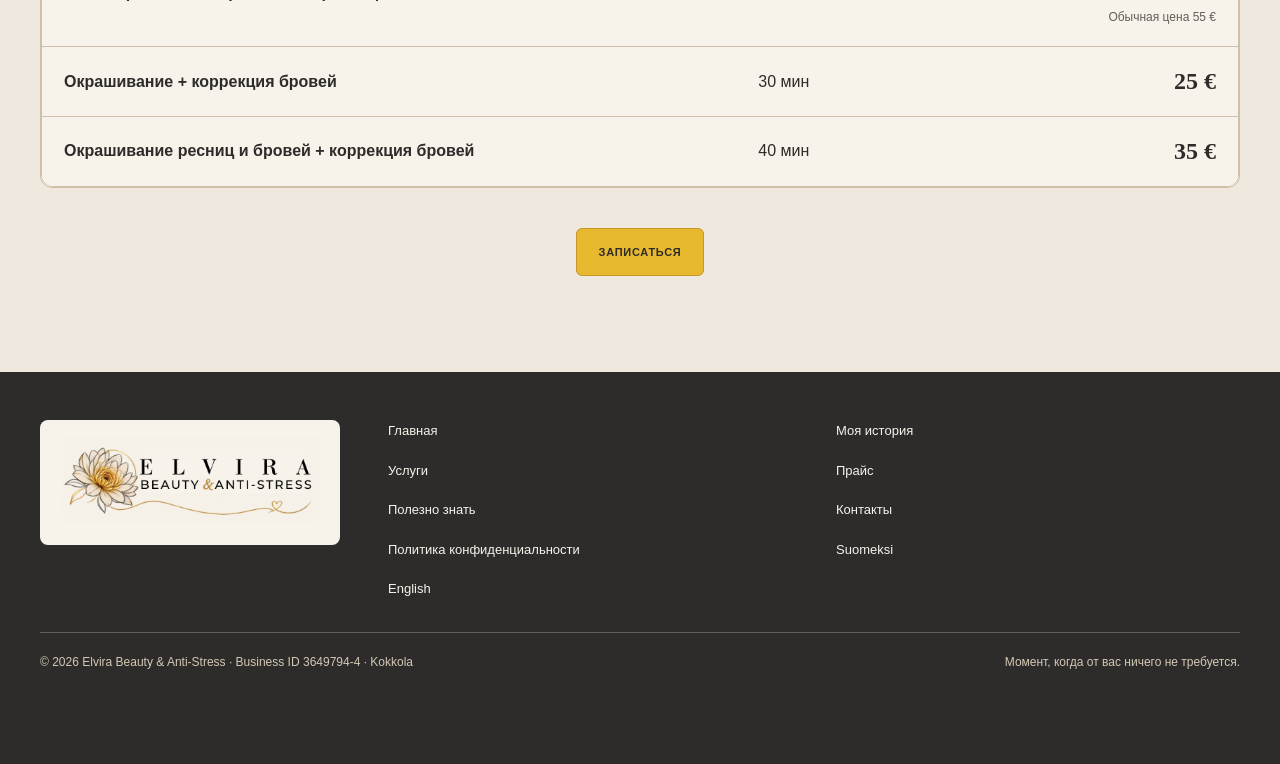
<file: ru/hinnasto.html>
<!DOCTYPE html>

<html lang="ru">
<head>
<meta charset="utf-8"/>
<meta content="width=device-width, initial-scale=1" name="viewport"/>
<title>Прайс — Elvira Beauty &amp; Anti-Stress</title>
<meta content="Услуги, продолжительность процедур и актуальные цены Elvira Beauty &amp; Anti-Stress в Коккола." name="description"/>
<meta content="#eee8df" name="theme-color"/>
<meta content="index, follow" name="robots"/>
<link href="https://elvirastudio.fi/ru/hinnasto.html" rel="canonical"/>
<link href="https://elvirastudio.fi/hinnasto.html" hreflang="fi" rel="alternate"/>
<link href="https://elvirastudio.fi/en/hinnasto.html" hreflang="en" rel="alternate"/>
<link href="https://elvirastudio.fi/ru/hinnasto.html" hreflang="ru" rel="alternate"/>
<link href="https://elvirastudio.fi/hinnasto.html" hreflang="x-default" rel="alternate"/>
<link href="../img/favicon.png" rel="icon" type="image/png" sizes="128x128"/>
<link href="../img/favicon.png" rel="shortcut icon" type="image/png"/>
<link href="../img/favicon.png" rel="apple-touch-icon"/>
<link href="../style.css?v=20260927-2" rel="stylesheet"/>
</head>
<body>
<!-- Skip link -->
<a class="skip-link" href="#main-content">Перейти к содержанию</a>
<!-- HEADER -->
<header class="site-header">
<div class="container header-inner">
<!-- Logo -->
<a aria-label="Elvira Beauty &amp; Anti-Stress" class="logo-link" href="index.html">
<img alt="Elvira Beauty &amp; Anti-Stress" height="276" src="../img/logo.png" width="776"/>
</a>
<!-- Mobile menu -->
<button aria-controls="main-nav" aria-expanded="false" aria-label="Открыть меню" class="menu-toggle" type="button">
<span>
</span>
<span>
</span>
<span>
</span>
</button>
<!-- Navigation -->
<nav aria-label="Главное меню" class="main-nav" id="main-nav">
<a href="index.html#etusivu">Главная</a>
<a href="story.html">Моя история</a>
<a href="index.html#palvelut">Услуги</a>
<a href="index.html#yhteystiedot">Контакты</a>
<a class="active" href="hinnasto.html">Прайс</a>
<a class="btn btn-primary mobile-menu-booking" href="https://elvirabeautyantistress.setmore.com" target="_blank" rel="noopener">ЗАБРОНИРОВАТЬ</a>
</nav>
<!-- Header actions -->
<div class="header-actions">
<span class="lang-switch"><a href="../hinnasto.html">FI</a><span>/</span><a href="../en/hinnasto.html">EN</a><span>/</span><a class="active" href="hinnasto.html">RU</a></span>
<a class="btn btn-primary" href="https://elvirabeautyantistress.setmore.com" target="_blank" rel="noopener">Записаться</a>
</div>
</div>
</header>
<!-- MAIN -->
<main id="main-content" tabindex="-1">
<!-- HERO -->
<section class="page-hero">
<div class="container">
<span class="eyebrow">Прайс</span>
<h1>Услуги и цены</h1>
<p class="lead">Процедуры, обычные цены и актуальные предложения.</p>
</div>
</section>
<!-- PRICE LIST -->
<section class="price-shell">
<div class="container">
<!-- CURRENT OFFERS -->
<div class="price-offer-note">
<strong>Актуальные предложения</strong>
<p>Antistress-уход при первом посещении студии — 55 € (обычная цена 65 €). Ламинирование и окрашивание ресниц для студентов осенью — 45 € (обычная цена 55 €).</p>
</div>
<aside class="pensioner-discount" aria-labelledby="pensioner-discount-title">
  <h2 id="pensioner-discount-title">Постоянная скидка пенсионерам — 10%</h2>
  <p>Пенсионерам скидка 10% на услуги по обычной цене.</p>
</aside>
<!-- RENTOUTUMINEN JA HYVÄ OLO -->
<div class="price-category">
<h2>Расслабление и хорошее самочувствие</h2>
<div class="price-table-scroll" tabindex="0">
<table class="price-table">
<thead>
<tr>
<th>Процедура</th>
<th>Время</th>
<th>Цена</th>
</tr>
</thead>
<tbody>
<!-- ANTISTRESS -->
<tr>
<td>
<span class="price-name">Antistress-уход</span>
<span class="price-description">Глубоко расслабляющий уход для лица, головы, шейно-плечевой зоны, декольте и рук.</span>
</td>
<td>60 мин</td>
<td class="price-cell"><span class="price-promo-label">Первое посещение студии</span><strong class="price-promo">55 €</strong><span class="price-regular">Обычная цена 65 €</span></td>
</tr>
<!-- KASVO-, KAULA- JA DEKOLTEEHIERONTA -->
<tr>
<td>
<span class="price-name">Массаж лица, шеи и декольте</span>
</td>
<td>30 мин</td>
<td class="price-cell"><strong class="price-normal">45 €</strong></td>
</tr>
<!-- JALKAHIERONTA -->
<tr>
<td>
<span class="price-name">Расслабляющий массаж стоп, голеней и коленей</span>
</td>
<td>30 мин</td>
<td class="price-cell"><strong class="price-normal">45 €</strong></td>
</tr>
</tbody>
</table>
</div>
</div>
<!-- KASVOHOIDOT -->
<div class="price-category">
<h2>Уходы за лицом</h2>
<div class="price-table-scroll" tabindex="0">
<table class="price-table">
<thead>
<tr>
<th>Процедура</th>
<th>Время</th>
<th>Цена</th>
</tr>
</thead>
<tbody>
<!-- ULTRAÄÄNIKASVOHOITO -->
<tr>
<td>
<span class="price-name">Ультразвуковой уход за лицом</span>
</td>
<td>45 мин</td>
<td class="price-cell"><strong class="price-normal">60 €</strong></td>
</tr>
<!-- VÄLITÖN KAUNEUS -->
<tr>
<td>
<span class="price-name">«Мгновенная красота» — 3 маски</span>
<span class="price-description">Экспресс-процедура с тремя масками ARTISTRY — перед праздником, свиданием или важной встречей.</span>
</td>
<td>45 мин</td>
<td class="price-cell"><strong class="price-normal">50 €</strong></td>
</tr>
</tbody>
</table>
</div>
</div>
<!-- RIPSET JA KULMAT -->
<div class="price-category">
<h2>Ресницы и брови</h2>
<div class="price-table-scroll" tabindex="0">
<table class="price-table">
<thead>
<tr>
<th>Процедура</th>
<th>Время</th>
<th>Цена</th>
</tr>
</thead>
<tbody>
<!-- RIPSIEN LAMINOINTI -->
<tr>
<td>
<span class="price-name">Ламинирование + окрашивание ресниц</span>
</td>
<td>около 60 мин</td>
<td class="price-cell"><span class="price-promo-label">Осеннее предложение для студентов</span><strong class="price-promo">45 €</strong><span class="price-regular">Обычная цена 55 €</span></td>
</tr>
<!-- KULMIEN VÄRJÄYS -->
<tr>
<td>
<span class="price-name">Окрашивание + коррекция бровей</span>
</td>
<td>30 мин</td>
<td class="price-cell"><strong class="price-normal">25 €</strong></td>
</tr>
<!-- RIPSET JA KULMAT -->
<tr>
<td>
<span class="price-name">Окрашивание ресниц и бровей + коррекция бровей</span>
</td>
<td>40 мин</td>
<td class="price-cell"><strong class="price-normal">35 €</strong></td>
</tr>
</tbody>
</table>
</div>
</div>
<!-- BOOKING -->
<div class="price-actions">
<a class="btn btn-primary" href="https://elvirabeautyantistress.setmore.com" target="_blank" rel="noopener">Записаться</a>
</div>
</div>
</section>
</main>
<!-- FOOTER -->
<footer>
<div class="container footer-top">
<div class="footer-logo">
<img alt="Elvira Beauty &amp; Anti-Stress" height="276" src="../img/logo.png" width="776"/>
</div>
<div class="footer-links">
<a href="index.html#etusivu">Главная</a>
<a href="story.html">Моя история</a>
<a href="index.html#palvelut">Услуги</a>
<a href="hinnasto.html">Прайс</a>
<a href="index.html#hyva-tietaa">Полезно знать</a>
<a href="index.html#yhteystiedot">Контакты</a>
<a href="privacy.html">Политика конфиденциальности</a>
<a href="../hinnasto.html">Suomeksi</a><a href="../en/hinnasto.html">English</a></div>
</div>
<div class="container footer-bottom">
<span>
     © 2026 Elvira Beauty &amp; Anti-Stress · Business ID 3649794-4 · Kokkola
    </span>
<span>Момент, когда от вас ничего не требуется.</span>
</div>
<div class="container wa-dock">
<a aria-label="Спросить в WhatsApp" class="wa-float" href="https://wa.me/358469567403" rel="noopener" target="_blank">
<svg aria-hidden="true" viewbox="0 0 24 24">
<path d="M12 2a10 10 0 0 0-8.6 15L2 22l5.2-1.4A10 10 0 1 0 12 2Zm0 18a8 8 0 0 1-4.1-1.1l-.3-.2-3 .8.8-2.9-.2-.3A8 8 0 1 1 12 20Z">
</path>
</svg>WhatsApp</a>
</div>
</footer>
<!-- WHATSAPP -->

<!-- JAVASCRIPT -->
<script defer="" src="../script.js?v=20260927-2">
</script>
</body>
</html>
</file>
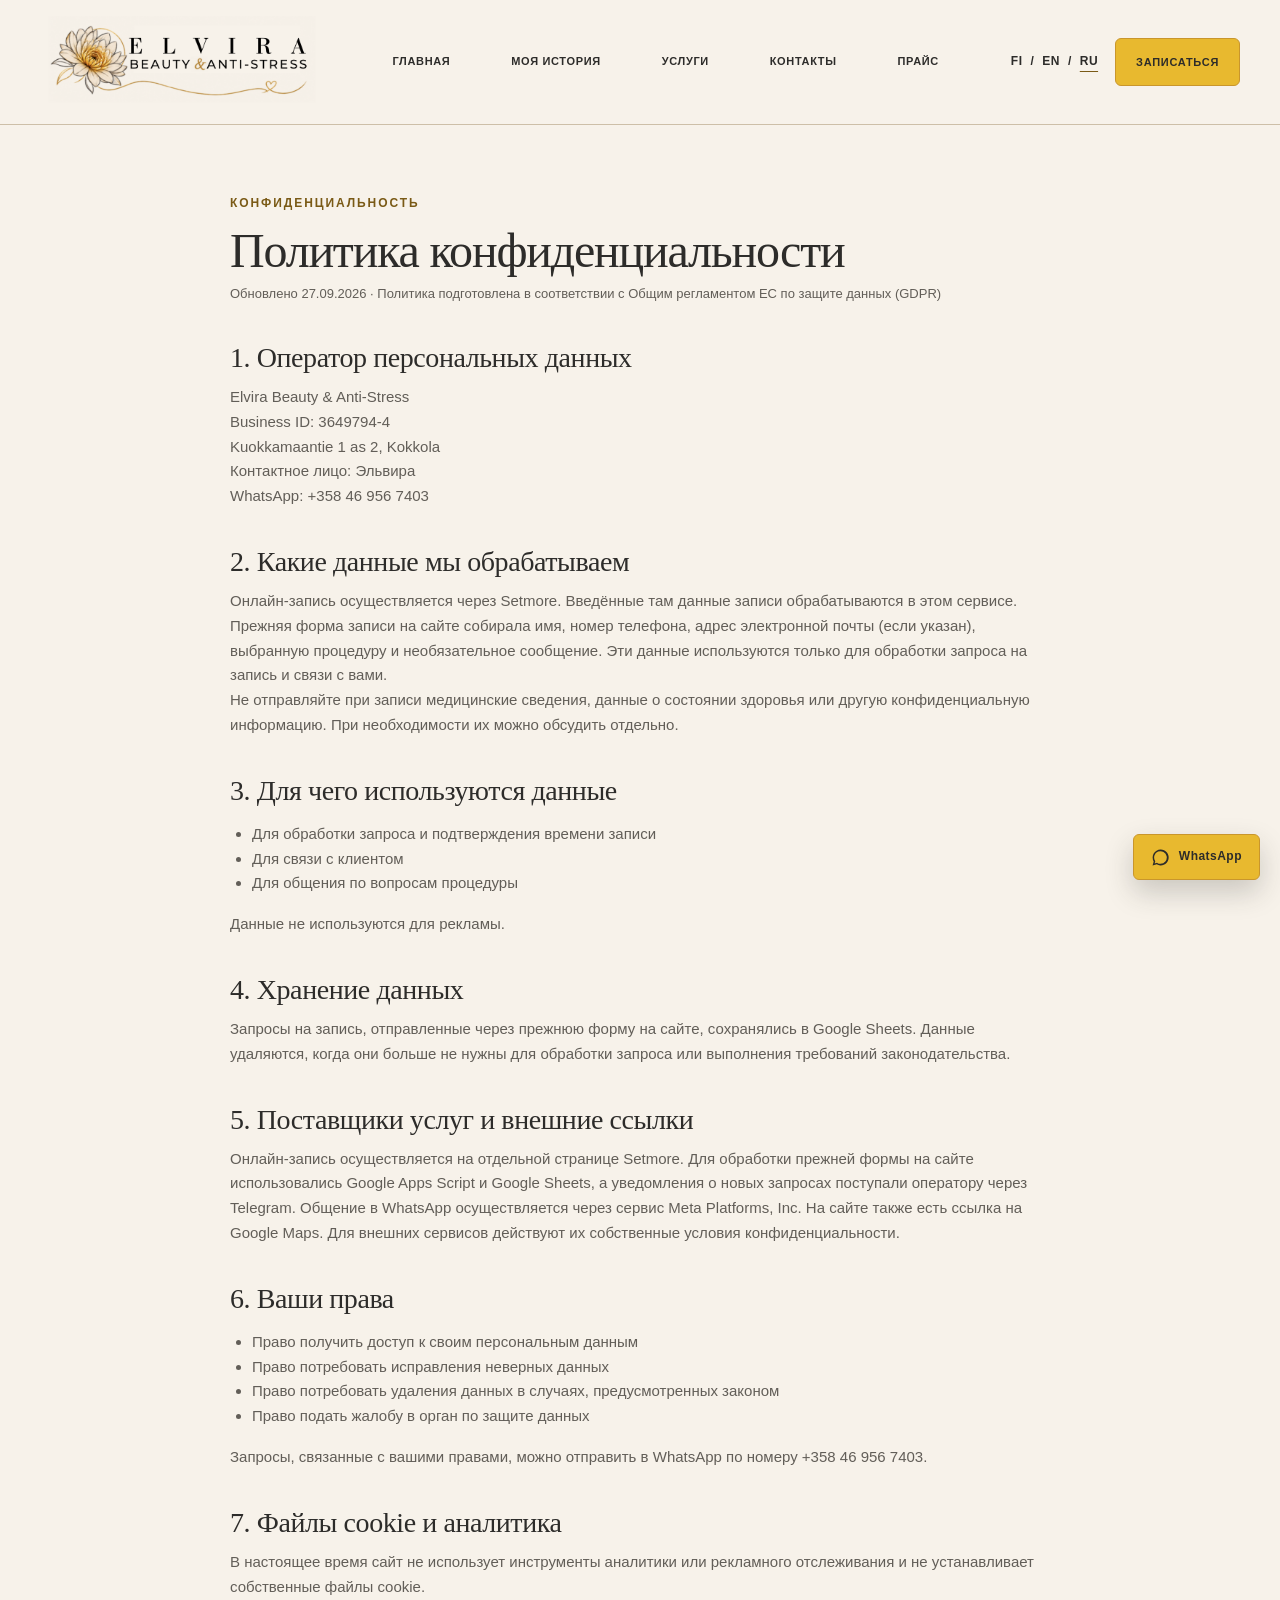
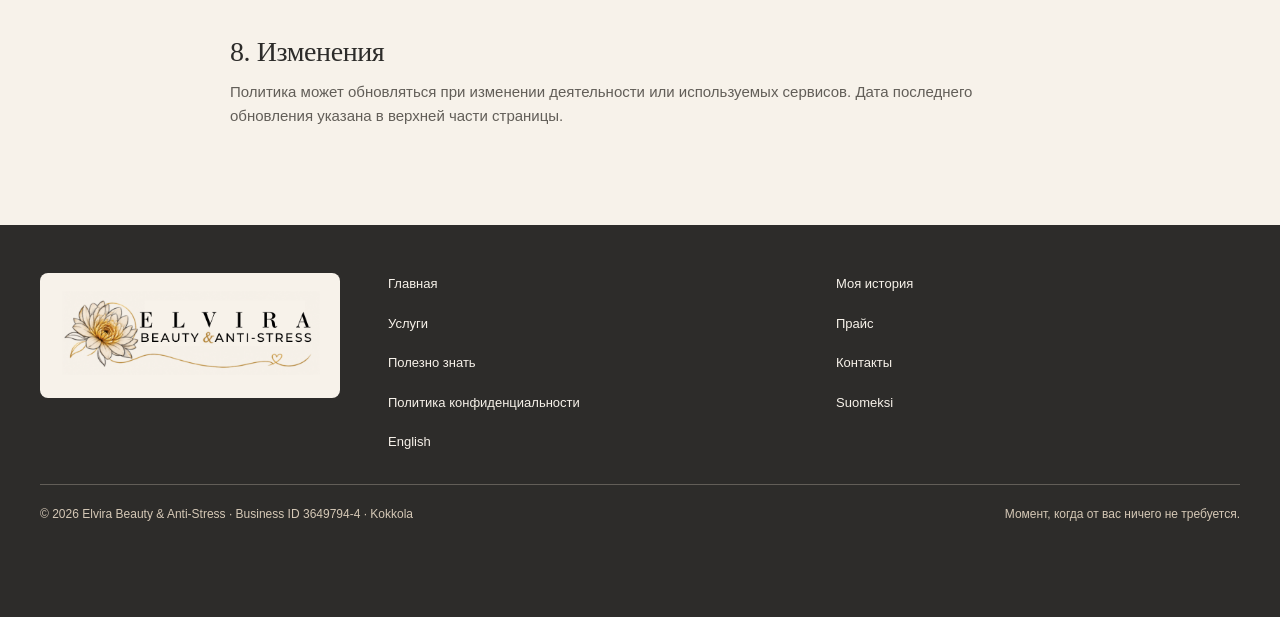
<file: ru/privacy.html>
<!DOCTYPE html>

<html lang="ru">
<head>
<meta charset="utf-8"/>
<meta content="width=device-width,initial-scale=1" name="viewport"/>
<title>Политика конфиденциальности — Elvira Beauty &amp; Anti-Stress</title>
<meta content="Политика конфиденциальности Elvira Beauty &amp; Anti-Stress и информация об обработке персональных данных." name="description"/>
<meta content="#eee8df" name="theme-color"/>
<meta content="index, follow" name="robots"/>
<link href="https://elvirastudio.fi/ru/privacy.html" rel="canonical"/>
<link href="https://elvirastudio.fi/privacy.html" hreflang="fi" rel="alternate"/>
<link href="https://elvirastudio.fi/en/privacy.html" hreflang="en" rel="alternate"/>
<link href="https://elvirastudio.fi/ru/privacy.html" hreflang="ru" rel="alternate"/>
<link href="https://elvirastudio.fi/privacy.html" hreflang="x-default" rel="alternate"/>
<link href="../img/favicon.png" rel="icon" type="image/png" sizes="128x128"/>
<link href="../img/favicon.png" rel="shortcut icon" type="image/png"/>
<link href="../img/favicon.png" rel="apple-touch-icon"/>
<link href="../style.css?v=20260927-2" rel="stylesheet"/>
</head>
<body>
<a class="skip-link" href="#main-content">Перейти к содержанию</a>
<header class="site-header">
<div class="container header-inner">
<a aria-label="Elvira Beauty &amp; Anti-Stress" class="logo-link" href="index.html">
<img alt="Elvira Beauty &amp; Anti-Stress" height="276" src="../img/logo.png" width="776"/>
</a>
<button aria-controls="main-nav" aria-expanded="false" aria-label="Открыть меню" class="menu-toggle" type="button">
<span>
</span>
<span>
</span>
<span>
</span>
</button>
<nav aria-label="Главное меню" class="main-nav" id="main-nav">
<a href="index.html#etusivu">Главная</a>
<a href="story.html">Моя история</a>
<a href="index.html#palvelut">Услуги</a>
<a href="index.html#yhteystiedot">Контакты</a>
<a href="hinnasto.html">Прайс</a>
<a class="btn btn-primary mobile-menu-booking" href="https://elvirabeautyantistress.setmore.com" target="_blank" rel="noopener">ЗАБРОНИРОВАТЬ</a>
</nav>
<div class="header-actions">
<span class="lang-switch"><a href="../privacy.html">FI</a><span>/</span><a href="../en/privacy.html">EN</a><span>/</span><a class="active" href="privacy.html">RU</a></span>
<a class="btn btn-primary" href="https://elvirabeautyantistress.setmore.com" target="_blank" rel="noopener">Записаться</a>
</div>
</div>
</header>
<main id="main-content" tabindex="-1">
<section class="legal">
<div class="container">
<span class="eyebrow">Конфиденциальность</span>
<h1>Политика конфиденциальности</h1>
<p class="updated">Обновлено 27.09.2026 · Политика подготовлена в соответствии с Общим регламентом ЕС по защите данных (GDPR)</p>
<h2>1. Оператор персональных данных</h2>
<p>Elvira Beauty &amp; Anti-Stress<br/>Business ID: 3649794-4<br/>
      Kuokkamaantie 1 as 2, Kokkola
      <br/>Контактное лицо: Эльвира<br/>
      WhatsApp: +358 46 956 7403
     </p>
<h2>2. Какие данные мы обрабатываем</h2>
<p>Онлайн-запись осуществляется через Setmore. Введённые там данные записи обрабатываются в этом сервисе. Прежняя форма записи на сайте собирала имя, номер телефона, адрес электронной почты (если указан), выбранную процедуру и необязательное сообщение. Эти данные используются только для обработки запроса на запись и связи с вами.</p>
<p>Не отправляйте при записи медицинские сведения, данные о состоянии здоровья или другую конфиденциальную информацию. При необходимости их можно обсудить отдельно.</p>
<h2>3. Для чего используются данные</h2>
<ul>
<li>Для обработки запроса и подтверждения времени записи</li>
<li>Для связи с клиентом</li>
<li>Для общения по вопросам процедуры</li>
</ul>
<p>Данные не используются для рекламы.</p>
<h2>4. Хранение данных</h2>
<p>Запросы на запись, отправленные через прежнюю форму на сайте, сохранялись в Google Sheets. Данные удаляются, когда они больше не нужны для обработки запроса или выполнения требований законодательства.</p>
<h2>5. Поставщики услуг и внешние ссылки</h2>
<p>Онлайн-запись осуществляется на отдельной странице Setmore. Для обработки прежней формы на сайте использовались Google Apps Script и Google Sheets, а уведомления о новых запросах поступали оператору через Telegram. Общение в WhatsApp осуществляется через сервис Meta Platforms, Inc. На сайте также есть ссылка на Google Maps. Для внешних сервисов действуют их собственные условия конфиденциальности.</p>
<h2>6. Ваши права</h2>
<ul>
<li>Право получить доступ к своим персональным данным</li>
<li>Право потребовать исправления неверных данных</li>
<li>Право потребовать удаления данных в случаях, предусмотренных законом</li>
<li>Право подать жалобу в орган по защите данных</li>
</ul>
<p>Запросы, связанные с вашими правами, можно отправить в WhatsApp по номеру +358 46 956 7403.</p>
<h2>7. Файлы cookie и аналитика</h2>
<p>В настоящее время сайт не использует инструменты аналитики или рекламного отслеживания и не устанавливает собственные файлы cookie.</p>
<h2>8. Изменения</h2>
<p>Политика может обновляться при изменении деятельности или используемых сервисов. Дата последнего обновления указана в верхней части страницы.</p>
</div>
</section>
</main>
<footer>
<div class="container footer-top">
<div class="footer-logo">
<img alt="Elvira Beauty &amp; Anti-Stress" height="276" src="../img/logo.png" width="776"/>
</div>
<div class="footer-links">
<a href="index.html#etusivu">Главная</a>
<a href="story.html">Моя история</a>
<a href="index.html#palvelut">Услуги</a>
<a href="hinnasto.html">Прайс</a>
<a href="index.html#hyva-tietaa">Полезно знать</a>
<a href="index.html#yhteystiedot">Контакты</a>
<a href="privacy.html">Политика конфиденциальности</a>
<a href="../privacy.html">Suomeksi</a><a href="../en/privacy.html">English</a></div>
</div>
<div class="container footer-bottom">
<span>
     © 2026 Elvira Beauty &amp; Anti-Stress · Business ID 3649794-4 · Kokkola
    </span>
<span>Момент, когда от вас ничего не требуется.</span>
</div>
<div class="container wa-dock">
<a aria-label="Спросить в WhatsApp" class="wa-float" href="https://wa.me/358469567403" rel="noopener" target="_blank">
<svg viewbox="0 0 24 24">
<path d="M12 2a10 10 0 0 0-8.6 15L2 22l5.2-1.4A10 10 0 1 0 12 2Zm0 18a8 8 0 0 1-4.1-1.1l-.3-.2-3 .8.8-2.9-.2-.3A8 8 0 1 1 12 20Z">
</path>
</svg>WhatsApp</a>
</div>
</footer>

<script defer="" src="../script.js?v=20260927-2">
</script>
</body>
</html>
</file>
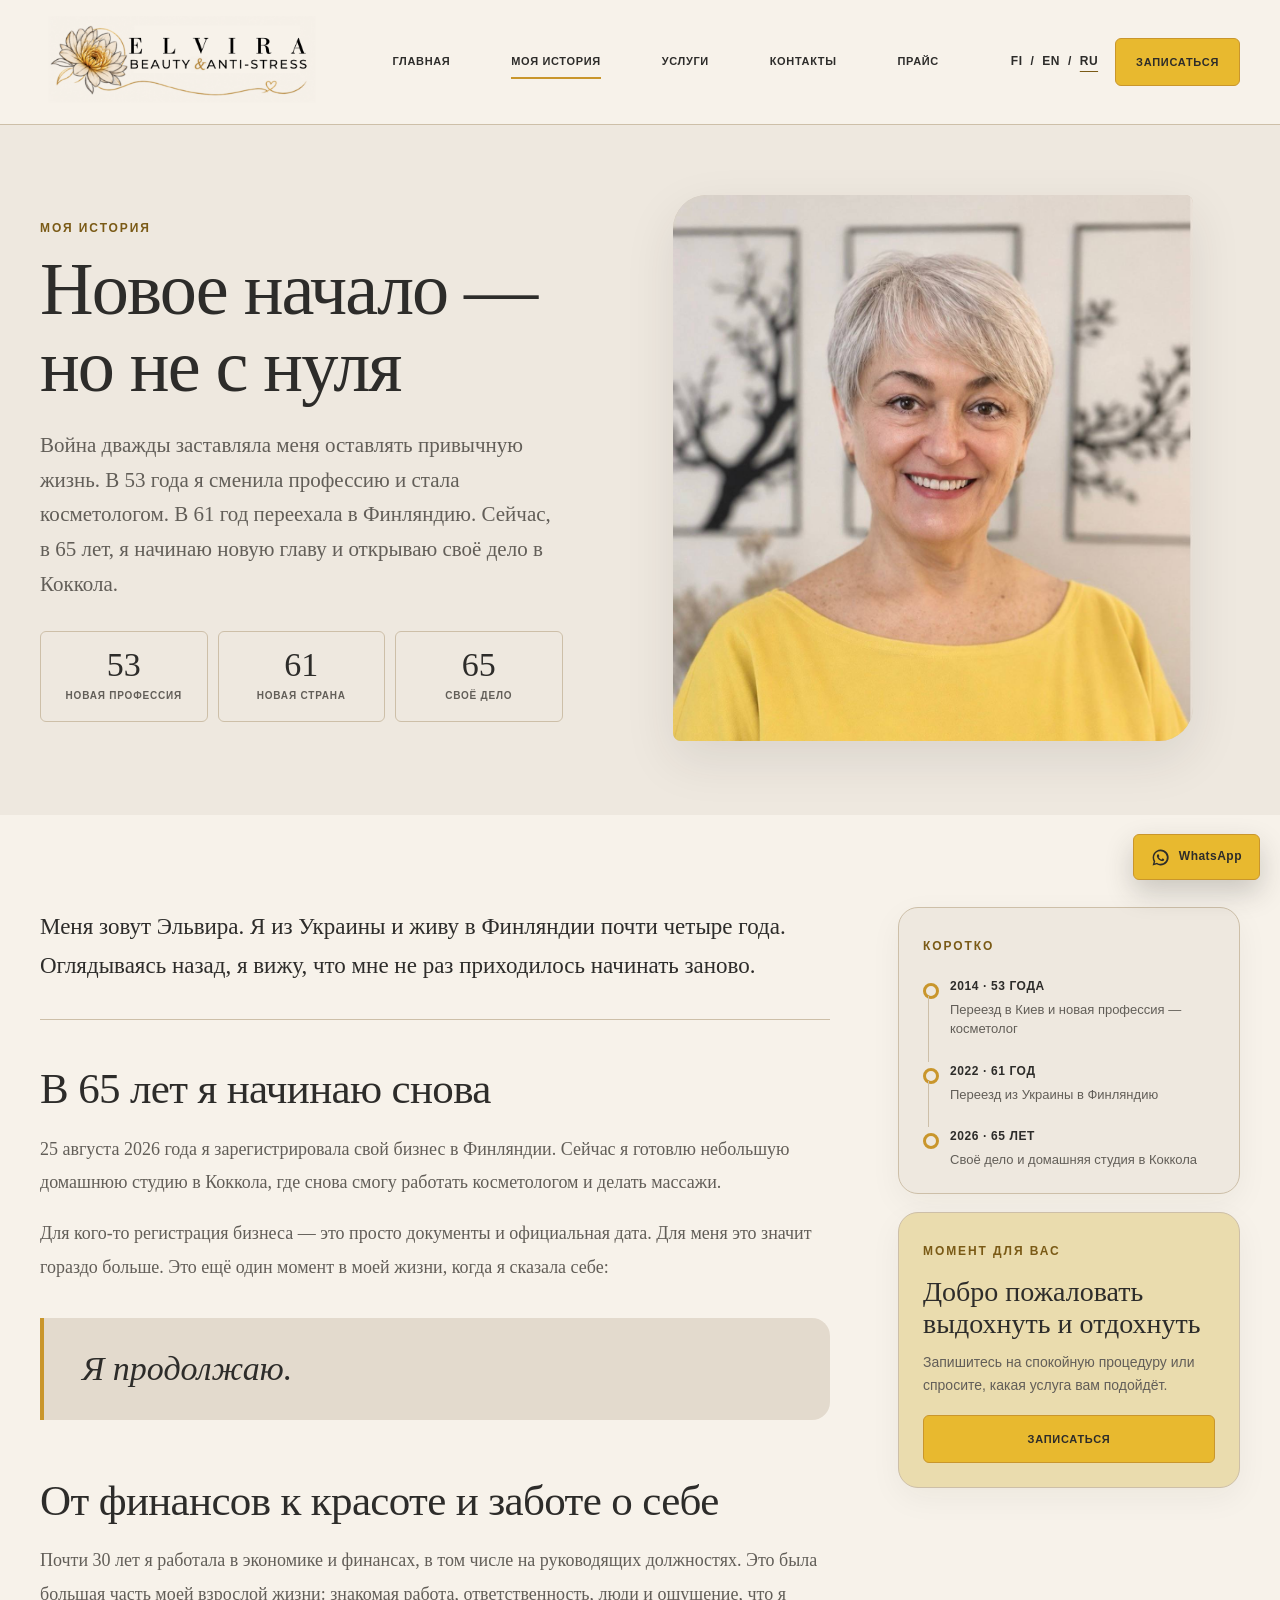
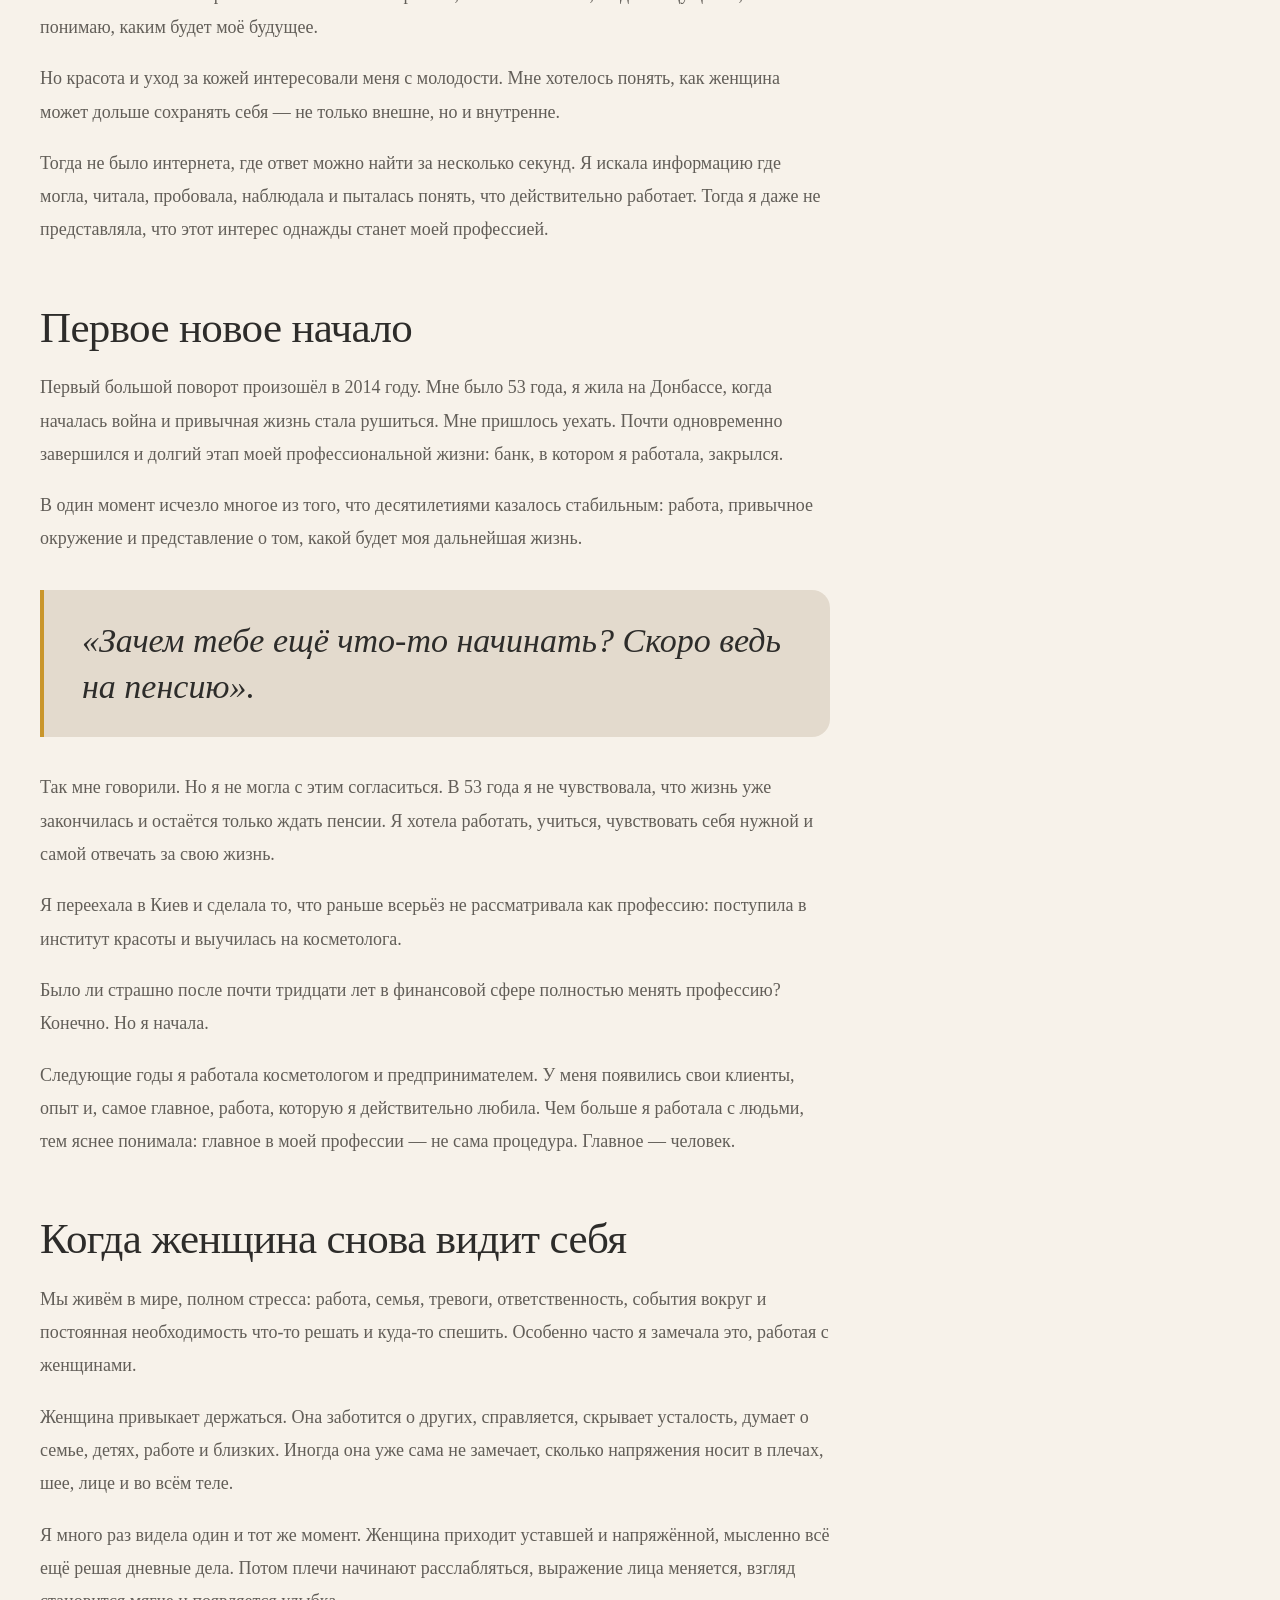
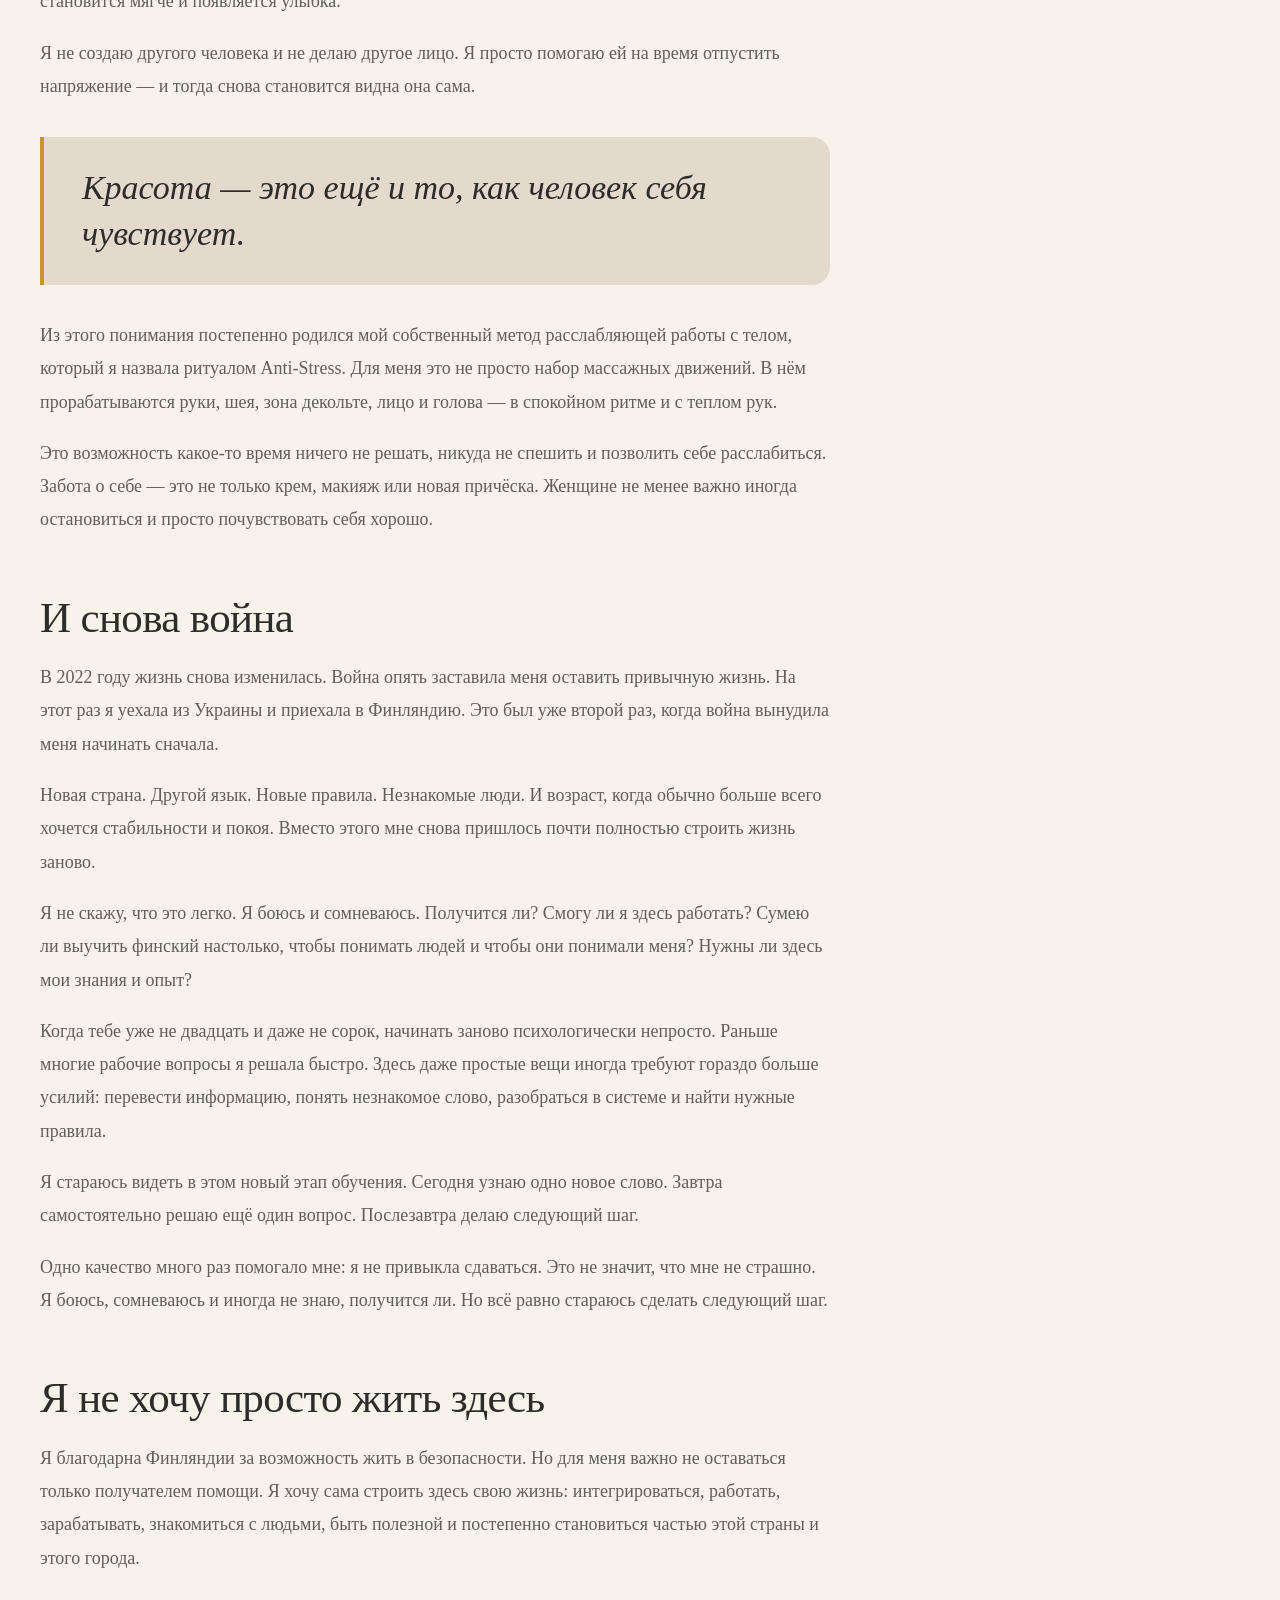
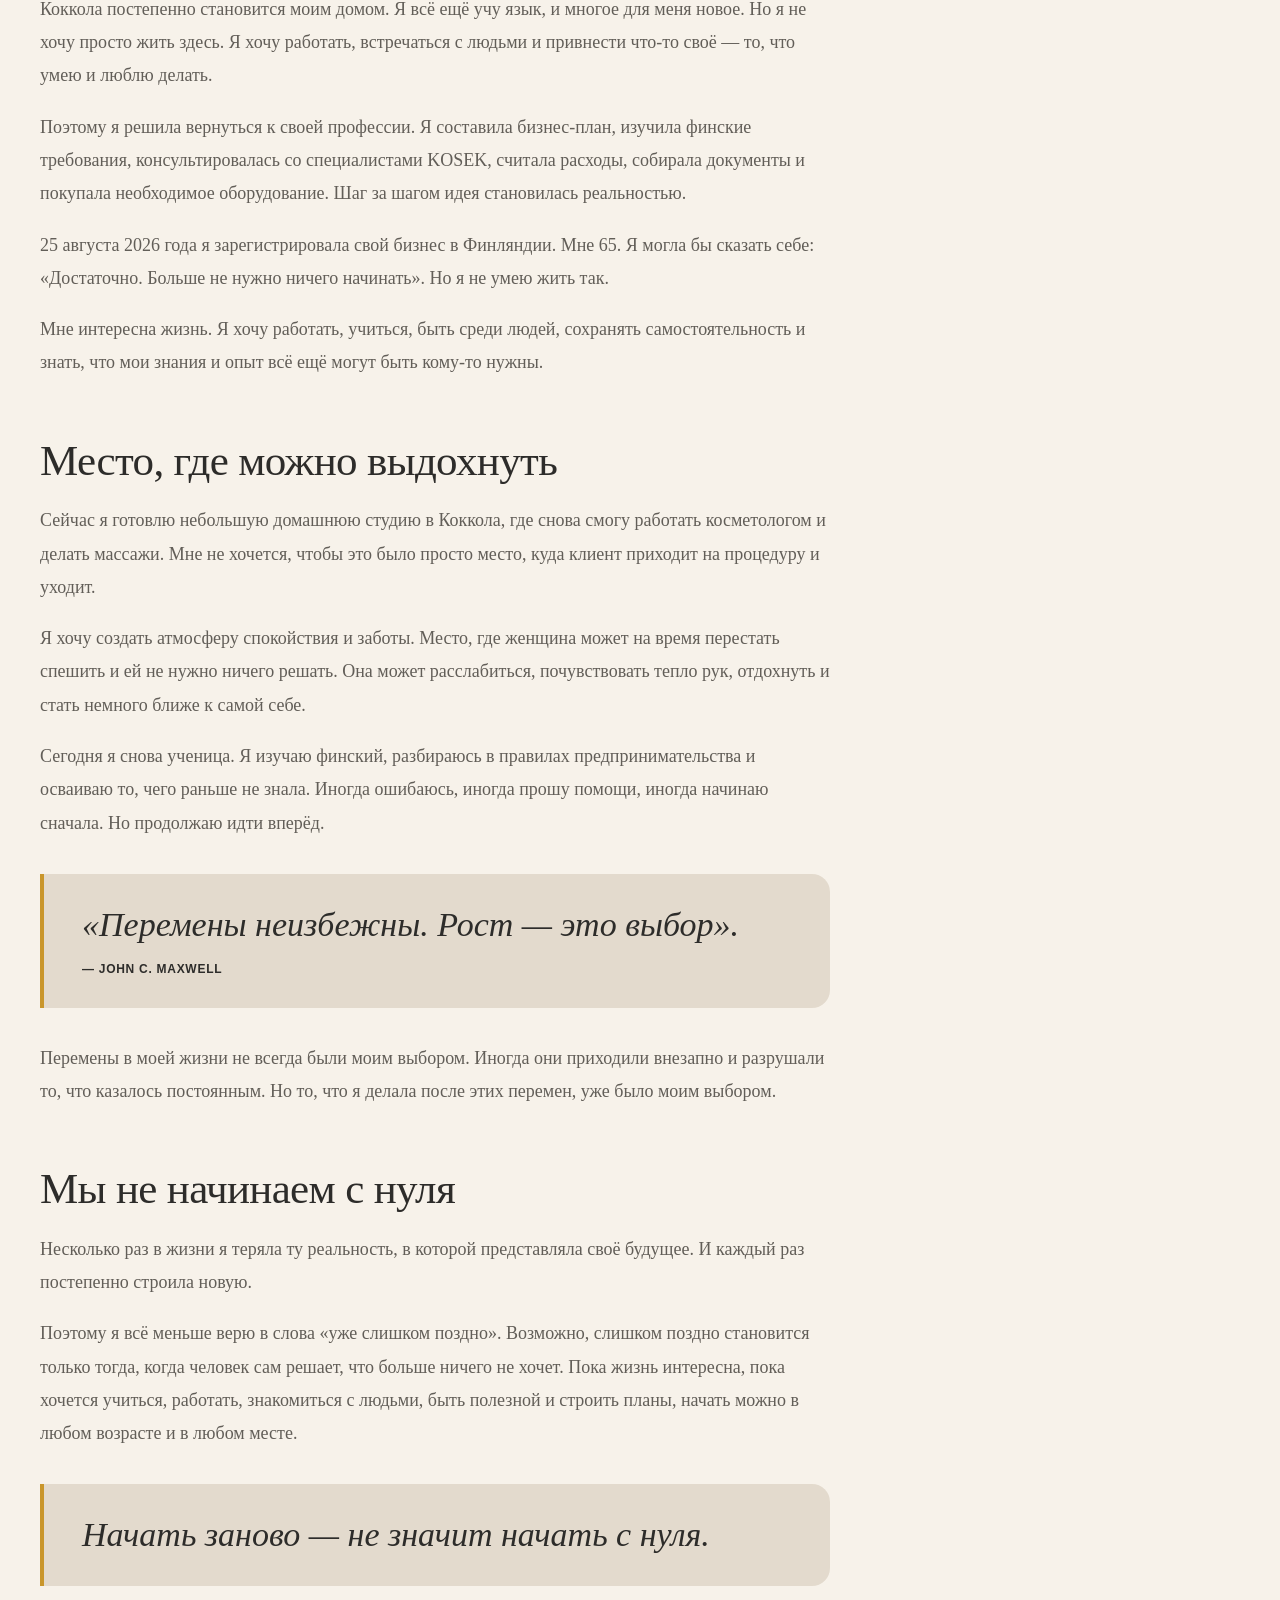
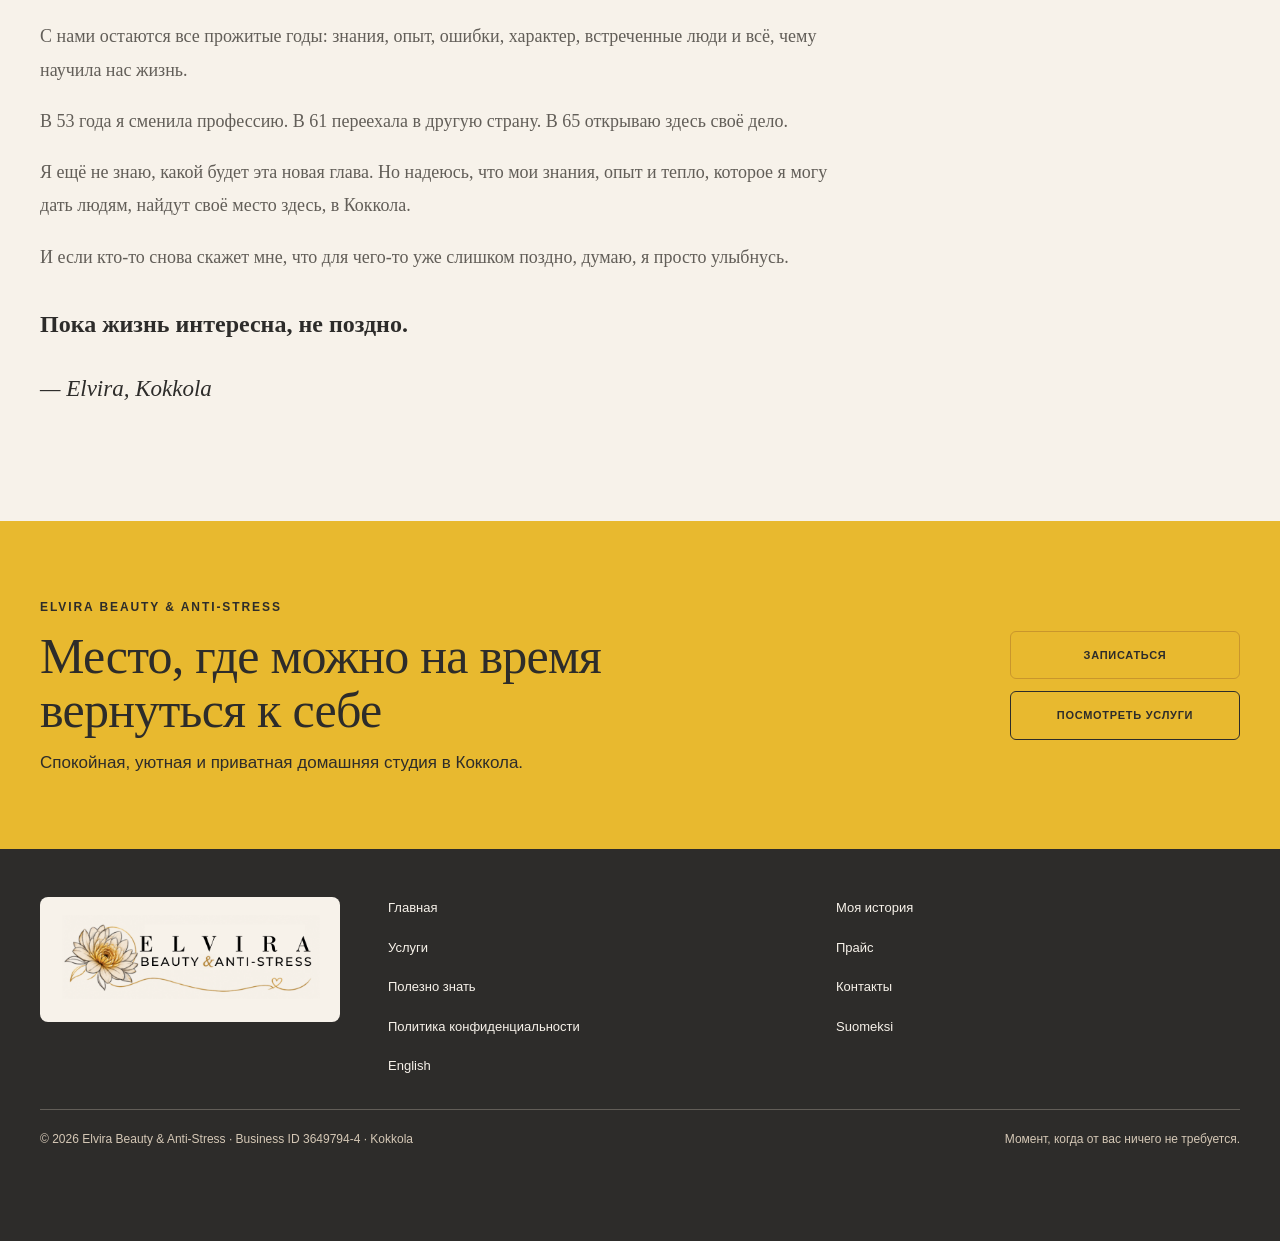
<file: ru/story.html>
<!DOCTYPE html>

<html lang="ru">
<head>
<meta charset="utf-8"/>
<meta content="width=device-width,initial-scale=1" name="viewport"/>
<title>История Эльвиры — новое начало, но не с нуля</title>
<meta content="История Эльвиры: новая профессия в 53 года, переезд в Финляндию в 61 и собственная студия красоты и расслабления в Коккола в 65 лет." name="description"/>
<meta content="#eee8df" name="theme-color"/>
<meta content="index, follow" name="robots"/>
<link href="https://elvirastudio.fi/ru/story.html" rel="canonical"/>
<link href="https://elvirastudio.fi/tarinani.html" hreflang="fi" rel="alternate"/>
<link href="https://elvirastudio.fi/en/story.html" hreflang="en" rel="alternate"/>
<link href="https://elvirastudio.fi/ru/story.html" hreflang="ru" rel="alternate"/>
<link href="https://elvirastudio.fi/tarinani.html" hreflang="x-default" rel="alternate"/>
<link href="../img/favicon.png" rel="icon" type="image/png" sizes="128x128"/>
<link href="../img/favicon.png" rel="shortcut icon" type="image/png"/>
<link href="../img/favicon.png" rel="apple-touch-icon"/>
<link href="../style.css?v=20260927-2" rel="stylesheet"/>
</head>
<body>
<a class="skip-link" href="#main-content">Перейти к содержанию</a>
<header class="site-header">
<div class="container header-inner">
<a aria-label="Elvira Beauty &amp; Anti-Stress" class="logo-link" href="index.html">
<img alt="Elvira Beauty &amp; Anti-Stress" height="276" src="../img/logo.png" width="776"/>
</a>
<button aria-controls="main-nav" aria-expanded="false" aria-label="Открыть меню" class="menu-toggle" type="button">
<span>
</span>
<span>
</span>
<span>
</span>
</button>
<nav aria-label="Главное меню" class="main-nav" id="main-nav">
<a href="index.html#etusivu">Главная</a>
<a class="active" href="story.html">Моя история</a>
<a href="index.html#palvelut">Услуги</a>
<a href="index.html#yhteystiedot">Контакты</a>
<a href="hinnasto.html">Прайс</a>
<a class="btn btn-primary mobile-menu-booking" href="https://elvirabeautyantistress.setmore.com" target="_blank" rel="noopener">ЗАБРОНИРОВАТЬ</a>
</nav>
<div class="header-actions">
<span class="lang-switch"><a href="../tarinani.html">FI</a><span>/</span><a href="../en/story.html">EN</a><span>/</span><a class="active" href="story.html">RU</a></span>
<a class="btn btn-primary" href="https://elvirabeautyantistress.setmore.com" target="_blank" rel="noopener">Записаться</a>
</div>
</div>
</header>
<main class="story-page" id="main-content" tabindex="-1">
<section class="story-hero">
<div class="container story-hero-grid">
<div class="story-hero-copy">
<span class="eyebrow">Моя история</span>
<h1>Новое начало — но не с нуля</h1>
<p class="story-deck">Война дважды заставляла меня оставлять привычную жизнь. В 53 года я сменила профессию и стала косметологом. В 61 год переехала в Финляндию. Сейчас, в 65 лет, я начинаю новую главу и открываю своё дело в Коккола.</p>
<div aria-label="Важные этапы жизни Эльвиры" class="story-milestones story-milestones-hero">
<div>
<strong>
         53
        </strong>
<span>новая профессия</span>
</div>
<div>
<strong>
         61
        </strong>
<span>новая страна</span>
</div>
<div>
<strong>
         65
        </strong>
<span>своё дело</span>
</div>
</div>
</div>
<figure class="story-hero-media">
<img alt="Эльвира, основательница Elvira Beauty &amp; Anti-Stress" decoding="async" height="1280" loading="lazy" src="../img/elvira-story-portrait.jpg" width="1024"/>
</figure>
</div>
</section>
<section class="story-body">
<div class="container story-layout">
<article class="story-article">
<p class="story-intro">Меня зовут Эльвира. Я из Украины и живу в Финляндии почти четыре года. Оглядываясь назад, я вижу, что мне не раз приходилось начинать заново.</p>
<h2>В 65 лет я начинаю снова</h2>
<p>25 августа 2026 года я зарегистрировала свой бизнес в Финляндии. Сейчас я готовлю небольшую домашнюю студию в Коккола, где снова смогу работать косметологом и делать массажи.</p>
<p>Для кого-то регистрация бизнеса — это просто документы и официальная дата. Для меня это значит гораздо больше. Это ещё один момент в моей жизни, когда я сказала себе:</p>
<blockquote class="story-quote">
<p>Я продолжаю.</p>
</blockquote>
<h2>От финансов к красоте и заботе о себе</h2>
<p>Почти 30 лет я работала в экономике и финансах, в том числе на руководящих должностях. Это была большая часть моей взрослой жизни: знакомая работа, ответственность, люди и ощущение, что я понимаю, каким будет моё будущее.</p>
<p>Но красота и уход за кожей интересовали меня с молодости. Мне хотелось понять, как женщина может дольше сохранять себя — не только внешне, но и внутренне.</p>
<p>Тогда не было интернета, где ответ можно найти за несколько секунд. Я искала информацию где могла, читала, пробовала, наблюдала и пыталась понять, что действительно работает. Тогда я даже не представляла, что этот интерес однажды станет моей профессией.</p>
<h2>Первое новое начало</h2>
<p>Первый большой поворот произошёл в 2014 году. Мне было 53 года, я жила на Донбассе, когда началась война и привычная жизнь стала рушиться. Мне пришлось уехать. Почти одновременно завершился и долгий этап моей профессиональной жизни: банк, в котором я работала, закрылся.</p>
<p>В один момент исчезло многое из того, что десятилетиями казалось стабильным: работа, привычное окружение и представление о том, какой будет моя дальнейшая жизнь.</p>
<blockquote class="story-quote story-quote-soft">
<p>«Зачем тебе ещё что-то начинать? Скоро ведь на пенсию».</p>
</blockquote>
<p>Так мне говорили. Но я не могла с этим согласиться. В 53 года я не чувствовала, что жизнь уже закончилась и остаётся только ждать пенсии. Я хотела работать, учиться, чувствовать себя нужной и самой отвечать за свою жизнь.</p>
<p>Я переехала в Киев и сделала то, что раньше всерьёз не рассматривала как профессию: поступила в институт красоты и выучилась на косметолога.</p>
<p>Было ли страшно после почти тридцати лет в финансовой сфере полностью менять профессию? Конечно. Но я начала.</p>
<p>Следующие годы я работала косметологом и предпринимателем. У меня появились свои клиенты, опыт и, самое главное, работа, которую я действительно любила. Чем больше я работала с людьми, тем яснее понимала: главное в моей профессии — не сама процедура. Главное — человек.</p>
<h2>Когда женщина снова видит себя</h2>
<p>Мы живём в мире, полном стресса: работа, семья, тревоги, ответственность, события вокруг и постоянная необходимость что-то решать и куда-то спешить. Особенно часто я замечала это, работая с женщинами.</p>
<p>Женщина привыкает держаться. Она заботится о других, справляется, скрывает усталость, думает о семье, детях, работе и близких. Иногда она уже сама не замечает, сколько напряжения носит в плечах, шее, лице и во всём теле.</p>
<p>Я много раз видела один и тот же момент. Женщина приходит уставшей и напряжённой, мысленно всё ещё решая дневные дела. Потом плечи начинают расслабляться, выражение лица меняется, взгляд становится мягче и появляется улыбка.</p>
<p>Я не создаю другого человека и не делаю другое лицо. Я просто помогаю ей на время отпустить напряжение — и тогда снова становится видна она сама.</p>
<blockquote class="story-quote">
<p>Красота — это ещё и то, как человек себя чувствует.</p>
</blockquote>
<p>Из этого понимания постепенно родился мой собственный метод расслабляющей работы с телом, который я назвала ритуалом Anti-Stress. Для меня это не просто набор массажных движений. В нём прорабатываются руки, шея, зона декольте, лицо и голова — в спокойном ритме и с теплом рук.</p>
<p>Это возможность какое-то время ничего не решать, никуда не спешить и позволить себе расслабиться. Забота о себе — это не только крем, макияж или новая причёска. Женщине не менее важно иногда остановиться и просто почувствовать себя хорошо.</p>
<h2>И снова война</h2>
<p>В 2022 году жизнь снова изменилась. Война опять заставила меня оставить привычную жизнь. На этот раз я уехала из Украины и приехала в Финляндию. Это был уже второй раз, когда война вынудила меня начинать сначала.</p>
<p>Новая страна. Другой язык. Новые правила. Незнакомые люди. И возраст, когда обычно больше всего хочется стабильности и покоя. Вместо этого мне снова пришлось почти полностью строить жизнь заново.</p>
<p>Я не скажу, что это легко. Я боюсь и сомневаюсь. Получится ли? Смогу ли я здесь работать? Сумею ли выучить финский настолько, чтобы понимать людей и чтобы они понимали меня? Нужны ли здесь мои знания и опыт?</p>
<p>Когда тебе уже не двадцать и даже не сорок, начинать заново психологически непросто. Раньше многие рабочие вопросы я решала быстро. Здесь даже простые вещи иногда требуют гораздо больше усилий: перевести информацию, понять незнакомое слово, разобраться в системе и найти нужные правила.</p>
<p>Я стараюсь видеть в этом новый этап обучения. Сегодня узнаю одно новое слово. Завтра самостоятельно решаю ещё один вопрос. Послезавтра делаю следующий шаг.</p>
<p>Одно качество много раз помогало мне: я не привыкла сдаваться. Это не значит, что мне не страшно. Я боюсь, сомневаюсь и иногда не знаю, получится ли. Но всё равно стараюсь сделать следующий шаг.</p>
<h2>Я не хочу просто жить здесь</h2>
<p>Я благодарна Финляндии за возможность жить в безопасности. Но для меня важно не оставаться только получателем помощи. Я хочу сама строить здесь свою жизнь: интегрироваться, работать, зарабатывать, знакомиться с людьми, быть полезной и постепенно становиться частью этой страны и этого города.</p>
<p>Коккола постепенно становится моим домом. Я всё ещё учу язык, и многое для меня новое. Но я не хочу просто жить здесь. Я хочу работать, встречаться с людьми и привнести что-то своё — то, что умею и люблю делать.</p>
<p>Поэтому я решила вернуться к своей профессии. Я составила бизнес-план, изучила финские требования, консультировалась со специалистами KOSEK, считала расходы, собирала документы и покупала необходимое оборудование. Шаг за шагом идея становилась реальностью.</p>
<p>25 августа 2026 года я зарегистрировала свой бизнес в Финляндии. Мне 65. Я могла бы сказать себе: «Достаточно. Больше не нужно ничего начинать». Но я не умею жить так.</p>
<p>Мне интересна жизнь. Я хочу работать, учиться, быть среди людей, сохранять самостоятельность и знать, что мои знания и опыт всё ещё могут быть кому-то нужны.</p>
<h2>Место, где можно выдохнуть</h2>
<p>Сейчас я готовлю небольшую домашнюю студию в Коккола, где снова смогу работать косметологом и делать массажи. Мне не хочется, чтобы это было просто место, куда клиент приходит на процедуру и уходит.</p>
<p>Я хочу создать атмосферу спокойствия и заботы. Место, где женщина может на время перестать спешить и ей не нужно ничего решать. Она может расслабиться, почувствовать тепло рук, отдохнуть и стать немного ближе к самой себе.</p>
<p>Сегодня я снова ученица. Я изучаю финский, разбираюсь в правилах предпринимательства и осваиваю то, чего раньше не знала. Иногда ошибаюсь, иногда прошу помощи, иногда начинаю сначала. Но продолжаю идти вперёд.</p>
<blockquote class="story-quote story-quote-soft">
<p>«Перемены неизбежны. Рост — это выбор».</p>
<cite>
        — John C. Maxwell
       </cite>
</blockquote>
<p>Перемены в моей жизни не всегда были моим выбором. Иногда они приходили внезапно и разрушали то, что казалось постоянным. Но то, что я делала после этих перемен, уже было моим выбором.</p>
<h2>Мы не начинаем с нуля</h2>
<p>Несколько раз в жизни я теряла ту реальность, в которой представляла своё будущее. И каждый раз постепенно строила новую.</p>
<p>Поэтому я всё меньше верю в слова «уже слишком поздно». Возможно, слишком поздно становится только тогда, когда человек сам решает, что больше ничего не хочет. Пока жизнь интересна, пока хочется учиться, работать, знакомиться с людьми, быть полезной и строить планы, начать можно в любом возрасте и в любом месте.</p>
<blockquote class="story-quote">
<p>Начать заново — не значит начать с нуля.</p>
</blockquote>
<p>С нами остаются все прожитые годы: знания, опыт, ошибки, характер, встреченные люди и всё, чему научила нас жизнь.</p>
<p>В 53 года я сменила профессию. В 61 переехала в другую страну. В 65 открываю здесь своё дело.</p>
<p>Я ещё не знаю, какой будет эта новая глава. Но надеюсь, что мои знания, опыт и тепло, которое я могу дать людям, найдут своё место здесь, в Коккола.</p>
<p>И если кто-то снова скажет мне, что для чего-то уже слишком поздно, думаю, я просто улыбнусь.</p>
<p class="story-closing">
<strong>Пока жизнь интересна, не поздно.</strong>
</p>
<p class="signature story-signature">
       — Elvira, Kokkola
      </p>
</article>
<aside aria-label="История Эльвиры — коротко" class="story-aside">
<div class="story-aside-card">
<span class="eyebrow">Коротко</span>
<ol>
<li>
<strong>2014 · 53 года</strong>
<span>Переезд в Киев и новая профессия — косметолог</span>
</li>
<li>
<strong>2022 · 61 год</strong>
<span>Переезд из Украины в Финляндию</span>
</li>
<li>
<strong>2026 · 65 лет</strong>
<span>Своё дело и домашняя студия в Коккола</span>
</li>
</ol>
</div>
<div class="story-aside-card story-aside-cta">
<span class="eyebrow">Момент для вас</span>
<h3>Добро пожаловать выдохнуть и отдохнуть</h3>
<p>Запишитесь на спокойную процедуру или спросите, какая услуга вам подойдёт.</p>
<a class="btn btn-primary" href="https://elvirabeautyantistress.setmore.com" target="_blank" rel="noopener">Записаться</a>
</div>
</aside>
</div>
</section>
<section class="story-final-cta">
<div class="container story-final-inner">
<div>
<span class="eyebrow">Elvira Beauty &amp; Anti-Stress</span>
<h2>Место, где можно на время вернуться к себе</h2>
<p>Спокойная, уютная и приватная домашняя студия в Коккола.</p>
</div>
<div class="story-final-actions">
<a class="btn btn-primary" href="https://elvirabeautyantistress.setmore.com" target="_blank" rel="noopener">Записаться</a>
<a class="btn btn-outline" href="index.html#palvelut">Посмотреть услуги</a>
</div>
</div>
</section>
</main>
<footer>
<div class="container footer-top">
<div class="footer-logo">
<img alt="Elvira Beauty &amp; Anti-Stress" height="276" src="../img/logo.png" width="776"/>
</div>
<div class="footer-links">
<a href="index.html#etusivu">Главная</a>
<a href="story.html">Моя история</a>
<a href="index.html#palvelut">Услуги</a>
<a href="hinnasto.html">Прайс</a>
<a href="index.html#hyva-tietaa">Полезно знать</a>
<a href="index.html#yhteystiedot">Контакты</a>
<a href="privacy.html">Политика конфиденциальности</a>
<a href="../tarinani.html">Suomeksi</a><a href="../en/story.html">English</a></div>
</div>
<div class="container footer-bottom">
<span>
     © 2026 Elvira Beauty &amp; Anti-Stress · Business ID 3649794-4 · Kokkola
    </span>
<span>Момент, когда от вас ничего не требуется.</span>
</div>
<div class="container wa-dock">
<a aria-label="Спросить в WhatsApp" class="wa-float" href="https://wa.me/358469567403" rel="noopener" target="_blank">
<svg viewbox="0 0 24 24">
<path d="M12 2a10 10 0 0 0-8.6 15L2 22l5.2-1.4A10 10 0 1 0 12 2Zm0 18a8 8 0 0 1-4.1-1.1l-.3-.2-3 .8.8-2.9-.2-.3A8 8 0 1 1 12 20Zm4.4-5.9c-.2-.1-1.4-.7-1.6-.8-.2-.1-.4-.1-.5.1-.2.2-.6.8-.8 1-.1.2-.3.2-.5.1-.2-.1-1-.4-1.9-1.2-.7-.6-1.2-1.4-1.3-1.6-.1-.2 0-.4.1-.5l.4-.4c.1-.1.2-.3.2-.4.1-.2 0-.3 0-.4l-.7-1.6c-.2-.4-.4-.4-.5-.4h-.5c-.2 0-.4.1-.6.3-.2.2-.8.8-.8 1.9s.8 2.2.9 2.4c.1.2 1.6 2.5 4 3.4.6.2 1 .4 1.3.5.6.2 1 .1 1.4-.1.4-.2 1.3-.5 1.5-1 .2-.5.2-.9.1-1Z">
</path>
</svg>WhatsApp</a>
</div>
</footer>

<script defer="" src="../script.js?v=20260927-2">
</script>
</body>
</html>
</file>
<file: style.css>
:root {
  --bg: #eee8df;
  --paper: #f7f2ea;
  --soft: #e3dacd;
  --soft-2: #d5c8b6;
  --yellow: #e8b92f;
  --gold: #c9962c;
  --gold-soft: #eadcae;
  --yellow-deep: #7a5a16;
  --ink: #2d2c2a;
  --muted: #625e58;
  --line: #cdbfa8;
  --shadow: 0 18px 50px rgba(45,44,42,.10);
  --radius: 16px;
  --container: 1280px;
  --serif: "Iowan Old Style","Baskerville","Times New Roman",Georgia,serif;
  --sans: "Avenir Next","Helvetica Neue",Arial,sans-serif;
  --hero-position: center top;
}

* {
  box-sizing: border-box;
}

html {
  scroll-behavior: smooth;
}

body {
  margin: 0;
  background: var(--bg);
  color: var(--ink);
  font-family: var(--sans);
  font-weight: 400;
  line-height: 1.65;
  -webkit-font-smoothing: antialiased;
}

img {
  max-width: 100%;
  display: block;
}

a {
  color: inherit;
  text-decoration: none;
}

button,
input,
select,
textarea {
  font: inherit;
}

.container {
  width: min(var(--container), calc(100% - 48px));
  margin: 0 auto;
}

section {
  padding: 92px 0;
}

.alt {
  background: linear-gradient(180deg, #eeeee7 0%, #eeeee7 100%);
}

.eyebrow {
  display: inline-block;
  margin-bottom: 12px;
  color: var(--yellow-deep);
  font-size: 12px;
  font-weight: 700;
  letter-spacing: 0.16em;
  text-transform: uppercase;
}

h1,
h2,
h3,
h4 {
  margin: 0;
  color: var(--ink);
}

h1,
h2,
h3 {
  font-family: var(--serif);
  font-weight: 500;
}

h1 {
  font-size: clamp(44px, 5.4vw, 72px);
  line-height: 1.03;
  letter-spacing: -0.025em;
}

h2 {
  font-size: clamp(34px, 4vw, 52px);
  line-height: 1.08;
  letter-spacing: -0.015em;
}

h3 {
  font-size: 28px;
  line-height: 1.15;
}

p {
  margin: 0;
  color: var(--muted);
}

.lead {
  font-size: 18px;
  line-height: 1.7;
}

.small {
  font-size: 13px;
}

.center {
  text-align: center;
}

.section-head {
  max-width: 740px;
  margin: 0 0 46px;
}

.section-head.center {
  margin-left: auto;
  margin-right: auto;
}

.gold-line {
  width: 72px;
  height: 2px;
  background: var(--yellow);
  margin: 20px 0 0;
}

.center .gold-line {
  margin-left: auto;
  margin-right: auto;
}

/* Header and full-width studio portrait */

.btn {
  display: inline-flex;
  align-items: center;
  justify-content: center;
  gap: 12px;
  min-height: 48px;
  border: 1px solid transparent;
  border-radius: 6px;
  padding: 15px 22px;
  font-size: 11px;
  font-weight: 800;
  letter-spacing: 0.065em;
  text-transform: uppercase;
  transition:
    transform 0.18s ease,
    background 0.18s ease;
  cursor: pointer;
  text-align: center;
  line-height: 1.5;
}

.btn:hover {
  transform: translateY(-2px);
}

.btn-primary {
  background: var(--yellow);
  color: var(--ink);
  box-shadow: none;
}

.btn-primary:hover {
  background: #f3ca59;
}

.btn-outline {
  border-color: var(--ink);
  background: transparent;
  color: var(--ink);
}

.btn-outline:hover {
  background: var(--ink);
  color: var(--paper);
}

.hero {
  position: relative;
  isolation: isolate;
  overflow: hidden;
  padding: 0;
  background: var(--bg);
  border-bottom: 5px solid var(--yellow);
}

.hero-grid {
  position: static;
  display: flex;
  align-items: center;
  min-height: 740px;
  padding-top: 180px;
  padding-bottom: 92px;
}

.hero-copy {
  position: relative;
  z-index: 2;
  width: 55%;
  max-width: 650px;
}

.hero h1 {
  font-size: clamp(38px, 3.7vw, 58px);
  line-height: 1.07;
  letter-spacing: -0.025em;
  margin-bottom: 28px;
  max-width: 640px;
  text-wrap: balance;
}

.hero h1::after {
  content: "";
  display: block;
  width: 64px;
  height: 3px;
  margin-top: 25px;
  background: var(--yellow-deep);
}

.hero-promise {
  max-width: 560px;
  font-family: var(--serif);
  font-size: clamp(25px, 2.15vw, 33px);
  line-height: 1.25;
  font-style: italic;
  color: var(--ink);
  margin-bottom: 18px;
  text-wrap: balance;
}

.hero .lead {
  max-width: 500px;
  font-size: 16px;
  line-height: 1.75;
  color: #4e4e4c;
  margin-bottom: 28px;
}

.hero-actions {
  display: flex;
  gap: 12px;
  flex-wrap: wrap;
}

.hero-media {
  position: absolute;
  z-index: 0;
  inset: 0 0 0 auto;
  width: 69%;
  min-height: 0;
  border-radius: 0;
  box-shadow: none;
  overflow: hidden;
  background: #b5a18a;
}

.hero-media img {
  width: 100%;
  height: 100%;
  position: absolute;
  inset: 0;
  object-fit: cover;
  object-position: var(--hero-position);
}

.hero-media::after {
  content: "";
  position: absolute;
  inset: 0;
  background: linear-gradient(
    90deg,
    #e7e6e1 0%,
    rgba(231, 230, 225, 0.98) 10%,
    rgba(231, 230, 225, 0.87) 24%,
    rgba(231, 230, 225, 0.46) 43%,
    rgba(231, 230, 225, 0) 65%
  );
}

/* Needs */

.needs-section {
  background: var(--bg);
}

.needs-grid {
  display: grid;
  grid-template-columns: repeat(2, 1fr);
  gap: 18px;
}

.need-card {
  position: relative;
  min-height: 250px;
  padding: 30px;
  border: 1px solid var(--line);
  border-radius: 24px;
  background: var(--bg);
  display: flex;
  flex-direction: column;
  transition:
    transform 0.2s ease,
    box-shadow 0.2s ease,
    border-color 0.2s ease;
  overflow: hidden;
}

.need-card::after {
  content: "";
  position: absolute;
  right: -55px;
  bottom: -65px;
  width: 170px;
  height: 170px;
  border: 1px solid rgba(215, 167, 25, 0.18);
  border-radius: 50%;
}

.need-card:hover {
  transform: translateY(-4px);
  border-color: #d7bd67;
  box-shadow: var(--shadow);
}

.need-card-featured {
  background: linear-gradient(145deg, #efc74e, #eeeee7);
}

.need-number {
  margin-bottom: 28px;
  color: var(--yellow-deep);
  font-size: 11px;
  font-weight: 800;
  letter-spacing: 0.12em;
}

.need-card h3 {
  max-width: 430px;
  margin-bottom: 12px;
  font-size: 31px;
}

.need-card p {
  max-width: 510px;
  font-size: 15px;
  flex: 1;
}

.need-link {
  position: relative;
  z-index: 1;
  margin-top: 24px;
  color: var(--ink);
  font-size: 12px;
  font-weight: 800;
  letter-spacing: 0.06em;
  text-transform: uppercase;
}

/* Signature Anti-Stress treatment */

.anti-stress-section {
  background: #2a2a28;
  color: #f4f2e8;
  overflow: hidden;
}

.anti-stress-grid {
  display: grid;
  grid-template-columns: 0.92fr 1.08fr;
  gap: 70px;
  align-items: center;
}

.anti-stress-copy h2 {
  color: #f4f2e8;
  margin-bottom: 22px;
}

.anti-stress-copy .lead {
  color: #dddddb;
  margin-bottom: 18px;
}

.anti-stress-copy > p:not(.lead) {
  color: #c2c2c0;
}

.anti-stress-actions {
  display: flex;
  align-items: center;
  gap: 22px;
  flex-wrap: wrap;
  margin-top: 30px;
}

.text-link {
  color: #f4f2e8;
  font-size: 12px;
  font-weight: 800;
  letter-spacing: 0.06em;
  text-transform: uppercase;
  border-bottom: 1px solid rgba(255, 211, 77, 0.65);
  padding-bottom: 4px;
}

.anti-stress-visual {
  position: relative;
  margin: 0;
  background: transparent;
}

.anti-stress-visual > img {
  position: static;
  display: block;
  width: 100%;
  height: auto;
  aspect-ratio: 4 / 3;
  object-fit: cover;
  object-position: center;
  border-radius: 8px;
  filter: none;
}

.anti-stress-visual::after {
  display: none;
}

.anti-stress-visual blockquote {
  position: static;
  margin: 24px 0 0;
  padding: 0 0 0 22px;
  max-width: none;
  border-left: 2px solid var(--yellow);
}

.anti-stress-visual blockquote p {
  color: #fff;
  font-family: var(--serif);
  font-size: 30px;
  font-style: italic;
  line-height: 1.25;
}

.anti-stress-visual blockquote cite {
  display: block;
  margin-top: 9px;
  color: var(--yellow);
  font-size: 11px;
  font-style: normal;
  font-weight: 800;
  letter-spacing: 0.12em;
  text-transform: uppercase;
}

/* About */

.about-grid {
  display: grid;
  grid-template-columns: 1fr 1.1fr;
  gap: 70px;
  align-items: center;
}

.about-grid-text {
  display: block;
  max-width: 940px;
}

.about-copy-wide {
  padding: 48px;
  border: 1px solid var(--line);
  border-radius: 28px;
  background: var(--paper);
  box-shadow: var(--shadow);
}

.about-visual {
  position: relative;
}

.about-visual img {
  width: 100%;
  border-radius: 28px;
  box-shadow: var(--shadow);
  aspect-ratio: 4/3;
  object-fit: cover;
}

.exp-badge {
  position: absolute;
  right: -20px;
  bottom: -20px;
  width: 150px;
  height: 150px;
  border-radius: 50%;
  background: var(--yellow);
  display: flex;
  flex-direction: column;
  align-items: center;
  justify-content: center;
  text-align: center;
  box-shadow: 0 16px 36px rgba(215, 167, 25, 0.2);
}

.exp-badge b {
  font-family: var(--serif);
  font-size: 38px;
  line-height: 1;
}

.exp-badge span {
  font-size: 11px;
  font-weight: 800;
  letter-spacing: 0.09em;
  text-transform: uppercase;
  max-width: 92px;
}

.about-copy h2 {
  margin-bottom: 20px;
}

.about-copy p + p {
  margin-top: 15px;
}

.about-note {
  margin-top: 25px;
  padding: 18px 20px;
  border-left: 3px solid var(--yellow);
  background: var(--soft);
  border-radius: 0 14px 14px 0;
}

.about-note strong {
  display: block;
  margin-bottom: 3px;
}

.story-milestones {
  display: grid;
  grid-template-columns: repeat(3, 1fr);
  gap: 10px;
  margin: 24px 0;
}

.story-milestones > div {
  min-width: 0;
  padding: 16px 12px;
  border: 1px solid var(--line);
  border-radius: 15px;
  background: rgba(255, 255, 255, 0.72);
  text-align: center;
}

.story-milestones strong {
  display: block;
  font-family: var(--serif);
  font-size: 34px;
  font-weight: 500;
  line-height: 1;
  color: var(--ink);
}

.story-milestones span {
  display: block;
  margin-top: 6px;
  color: var(--muted);
  font-size: 10px;
  font-weight: 800;
  letter-spacing: 0.08em;
  text-transform: uppercase;
}

.about-actions {
  margin-top: 24px;
}

.signature {
  font-family: var(--serif);
  font-size: 24px;
  font-style: italic;
  color: var(--ink);
  margin-top: 22px;
}

/* Gift */

.gift-section {
  padding-top: 0;
  background: var(--bg);
}

.gift-card {
  display: grid;
  grid-template-columns: 1fr auto;
  align-items: center;
  gap: 48px;
  padding: 48px;
  border-radius: 28px;
  background: var(--ink);
  box-shadow: var(--shadow);
}

.gift-card h2 {
  color: #eeeee7;
  margin-bottom: 16px;
}

.gift-card p {
  max-width: 800px;
  color: #dddddb;
}

.gift-card .btn {
  white-space: nowrap;
}

/* Story */

.story-page {
  overflow: hidden;
}

.story-hero {
  padding: 70px 0 74px;
  background: linear-gradient(135deg, #eeeee7 0%, #dcdcda 100%);
}

.story-hero-grid {
  display: grid;
  grid-template-columns: 0.92fr 1.08fr;
  gap: 64px;
  align-items: center;
}

.story-hero h1 {
  font-size: clamp(48px, 5.8vw, 76px);
  margin-bottom: 24px;
}

.story-deck {
  max-width: 660px;
  color: #50504e;
  font-family: var(--serif);
  font-size: 21px;
  line-height: 1.65;
}

.story-milestones-hero {
  margin-top: 30px;
  margin-bottom: 0;
}

.story-milestones-hero > div {
  background: rgba(255, 253, 248, 0.78);
  border-color: rgba(215, 167, 25, 0.28);
}

.story-hero-media {
  position: relative;
  margin: 0;
  border-radius: 34px 8px 34px 8px;
  overflow: hidden;
  background: var(--soft-2);
  box-shadow: var(--shadow);
}

.story-hero-media img {
  width: 100%;
  aspect-ratio: 1.5/1;
  object-fit: cover;
}

.story-hero-media figcaption {
  position: absolute;
  right: 18px;
  bottom: 18px;
  max-width: 300px;
  padding: 12px 15px;
  border: 1px solid rgba(255, 211, 77, 0.45);
  border-radius: 13px;
  background: rgba(255, 253, 248, 0.93);
  color: var(--ink);
  font-family: var(--serif);
  font-size: 16px;
  line-height: 1.35;
}

.story-body {
  padding: 92px 0 110px;
  background: var(--paper);
}

.story-layout {
  display: grid;
  grid-template-columns: minmax(0, 790px) minmax(240px, 1fr);
  gap: 68px;
  align-items: start;
}

.story-article {
  min-width: 0;
}

.story-article p {
  font-family: var(--serif);
  font-size: 18px;
  line-height: 1.85;
  color: #555553;
}

.story-article p + p {
  margin-top: 18px;
}

.story-article .story-intro {
  margin-bottom: 46px;
  padding-bottom: 34px;
  border-bottom: 1px solid var(--line);
  color: var(--ink);
  font-size: 23px;
  line-height: 1.7;
}

.story-article h2 {
  margin: 58px 0 20px;
  font-size: clamp(31px, 3.5vw, 43px);
}

.story-article h2:first-of-type {
  margin-top: 0;
}

.story-quote {
  position: relative;
  margin: 34px 0;
  padding: 28px 32px 28px 38px;
  border-left: 4px solid var(--yellow);
  border-radius: 0 18px 18px 0;
  background: var(--soft);
}

.story-quote p {
  color: var(--ink);
  font-size: clamp(25px, 3vw, 34px);
  font-style: italic;
  line-height: 1.35;
}

.story-quote cite {
  display: block;
  margin-top: 12px;
  color: var(--muted);
  font-family: var(--sans);
  font-size: 12px;
  font-style: normal;
  font-weight: 700;
  letter-spacing: 0.06em;
  text-transform: uppercase;
}

.story-quote-soft {
  border-left-color: #d4cab0;
  background: #fbf8f0;
}

.story-closing {
  margin-top: 32px !important;
  color: var(--ink) !important;
  font-size: 24px !important;
  line-height: 1.5 !important;
}

.story-signature {
  margin-top: 26px !important;
  font-size: 23px !important;
  color: var(--ink) !important;
}

.story-aside {
  position: sticky;
  top: 130px;
  display: grid;
  gap: 18px;
}

.story-aside-card {
  padding: 24px;
  border: 1px solid var(--line);
  border-radius: 20px;
  background: var(--bg);
  box-shadow: 0 10px 32px rgba(45, 35, 15, 0.05);
}

.story-aside-card ol {
  position: relative;
  margin: 8px 0 0;
  padding: 0;
  list-style: none;
}

.story-aside-card li {
  position: relative;
  padding: 0 0 23px 27px;
}

.story-aside-card li:last-child {
  padding-bottom: 0;
}

.story-aside-card li::before {
  content: "";
  position: absolute;
  top: 6px;
  left: 0;
  width: 10px;
  height: 10px;
  border: 3px solid var(--yellow);
  border-radius: 50%;
  background: var(--bg);
}

.story-aside-card li::after {
  content: "";
  position: absolute;
  top: 19px;
  bottom: 0;
  left: 5px;
  width: 1px;
  background: var(--line);
}

.story-aside-card li:last-child::after {
  display: none;
}

.story-aside-card li strong,
.story-aside-card li span {
  display: block;
}

.story-aside-card li strong {
  margin-bottom: 3px;
  font-size: 12px;
  letter-spacing: 0.05em;
  text-transform: uppercase;
}

.story-aside-card li span {
  color: var(--muted);
  font-size: 13px;
  line-height: 1.5;
}

.story-aside-cta {
  background: linear-gradient(145deg, #e7d59b, #eeeee7);
}

.story-aside-cta h3 {
  margin: 2px 0 10px;
  font-size: 28px;
}

.story-aside-cta p {
  margin-bottom: 18px;
  font-size: 14px;
}

.story-aside-cta .btn {
  width: 100%;
  padding-left: 16px;
  padding-right: 16px;
}

.story-final-cta {
  padding: 72px 0;
  background: linear-gradient(135deg, #e9bc3b, #efce6a);
}

.story-final-inner {
  display: flex;
  align-items: center;
  justify-content: space-between;
  gap: 50px;
}

.story-final-inner > div:first-child {
  max-width: 720px;
}

.story-final-inner h2 {
  font-size: clamp(34px, 4vw, 50px);
  margin-bottom: 12px;
}

.story-final-inner p {
  font-size: 17px;
}

.story-final-actions {
  display: flex;
  flex-direction: column;
  gap: 12px;
  min-width: 230px;
}

/* Services */

.services-grid {
  display: grid;
  grid-template-columns: repeat(3, 1fr);
  gap: 22px;
}

.service-card {
  background: var(--paper);
  border: 1px solid var(--line);
  border-radius: 22px;
  overflow: hidden;
  display: flex;
  flex-direction: column;
  box-shadow: 0 9px 28px rgba(45, 35, 15, 0.04);
  transition: 0.2s;
}

.service-card:hover {
  transform: translateY(-4px);
  box-shadow: var(--shadow);
}

.service-image {
  aspect-ratio: 3/2;
  background: #fbf5e9;
  overflow: hidden;
}

.service-image img {
  display: block;
  width: 100%;
  height: 100%;
  object-fit: contain;
  object-position: center;
  transition: transform 0.35s ease;
}

.service-card:hover .service-image img {
  transform: scale(1.025);
}

.service-body {
  padding: 22px 22px 24px;
  display: flex;
  flex-direction: column;
  flex: 1;
}

.service-kicker {
  font-size: 11px;
  color: var(--yellow-deep);
  font-weight: 800;
  letter-spacing: 0.08em;
  text-transform: uppercase;
  margin-bottom: 7px;
}

.service-body h3 {
  font-family: var(--serif);
  font-size: 25px;
  margin-bottom: 9px;
}

.service-body p {
  font-size: 14px;
  flex: 1;
}

.service-foot {
  display: flex;
  align-items: end;
  justify-content: space-between;
  gap: 12px;
  border-top: 1px solid #cdcdcb;
  margin-top: 18px;
  padding-top: 15px;
}

.service-price {
  font-family: var(--serif);
  font-size: 26px;
  color: var(--ink);
}

.service-vat {
  display: block;
  font-family: var(--sans);
  font-size: 10px;
  color: var(--muted);
  letter-spacing: 0.04em;
  margin-top: 2px;
}

.service-time {
  font-size: 12px;
  color: var(--muted);
  white-space: nowrap;
}

.price-callout {
  margin-top: 32px;
  padding: 20px 24px;
  border-radius: 16px;
  background: var(--soft);
  border: 1px solid var(--line);
  display: flex;
  align-items: center;
  justify-content: space-between;
  gap: 20px;
}

.price-callout p {
  font-size: 14px;
}

/* Good to know */

.info-grid {
  display: grid;
  grid-template-columns: repeat(4, 1fr);
  gap: 16px;
}

.info-card {
  background: var(--paper);
  border: 1px solid var(--line);
  border-radius: 18px;
  padding: 26px 22px;
  text-align: center;
}

.info-icon {
  width: 48px;
  height: 48px;
  margin: 0 auto 16px;
  border-radius: 50%;
  background: var(--soft);
  display: grid;
  place-items: center;
  color: var(--yellow-deep);
}

.info-icon svg {
  width: 25px;
  height: 25px;
  stroke: currentColor;
  fill: none;
  stroke-width: 1.6;
}

.info-card h3 {
  font-family: var(--sans);
  font-size: 13px;
  font-weight: 800;
  letter-spacing: 0.08em;
  text-transform: uppercase;
  margin-bottom: 7px;
}

.info-card p {
  font-size: 14px;
}

/* Contact */

.contact-section {
  background: linear-gradient(180deg, #e7e6e1, #f1e5d3);
}

.contact-stack {
  display: grid;
  gap: 24px;
}

.contact-card {
  background: var(--paper);
  border: 1px solid var(--line);
  border-radius: 22px;
  padding: 30px;
  box-shadow: 0 8px 28px rgba(45, 35, 15, 0.04);
}

.contact-card {
  padding: 38px;
}

.contact-card > p {
  max-width: 720px;
}

.contact-list {
  display: grid;
  grid-template-columns: repeat(4, 1fr);
  gap: 20px;
  margin-top: 28px;
  padding-top: 24px;
  border-top: 1px solid var(--line);
}

.contact-item {
  display: grid;
  grid-template-columns: 42px 1fr;
  gap: 14px;
  align-items: start;
}

.contact-item .icon {
  width: 42px;
  height: 42px;
  border-radius: 50%;
  background: var(--soft);
  display: grid;
  place-items: center;
  color: var(--yellow-deep);
}

.contact-item svg {
  width: 20px;
  height: 20px;
  stroke: currentColor;
  fill: none;
  stroke-width: 1.7;
}

.contact-item strong {
  display: block;
  font-size: 11px;
  letter-spacing: 0.08em;
  text-transform: uppercase;
  margin-bottom: 2px;
}

.contact-item span,
.contact-item a {
  font-size: 15px;
  color: var(--muted);
}

.contact-actions {
  display: flex;
  gap: 12px;
  flex-wrap: wrap;
  margin-top: 28px;
}

/* Price page */

.page-hero {
  padding: 64px 0 40px;
  text-align: center;
}

.page-hero h1 {
  font-size: clamp(42px, 5vw, 62px);
  margin-bottom: 12px;
}

.price-shell {
  padding: 24px 0 96px;
}

.vat-note {
  background: var(--soft);
  border: 1px solid var(--line);
  border-radius: 16px;
  padding: 18px 22px;
  margin-bottom: 28px;
  font-size: 14px;
  color: var(--muted);
}

.price-category {
  margin-top: 44px;
}

.price-category h2 {
  font-size: 32px;
  margin-bottom: 16px;
}

.price-actions {
  text-align: center;
  margin-top: 40px;
}

/* Legal */

.legal {
  padding: 64px 0 96px;
}

.legal .container {
  max-width: 820px;
}

.legal h1 {
  font-size: 48px;
  margin-bottom: 8px;
}

.legal .updated {
  font-size: 13px;
  color: var(--muted);
  margin-bottom: 38px;
}

.legal h2 {
  font-size: 28px;
  margin-top: 38px;
  margin-bottom: 12px;
}

.legal p,
.legal li {
  color: var(--muted);
  font-size: 15px;
}

.legal ul {
  padding-left: 22px;
}

/* Footer */

footer {
  background: #2a2a28;
  color: #f4f2e8;
  padding: 48px 0 24px;
}

.footer-links {
  display: grid;
  grid-template-columns: repeat(2, minmax(0, 1fr));
  gap: 18px 44px;
}

.footer-links a {
  font-size: 13px;
  color: #e0e0de;
}

.footer-links a:hover {
  color: var(--yellow);
}

.footer-bottom {
  margin-top: 32px;
  padding-top: 20px;
  border-top: 1px solid rgba(255, 255, 255, 0.13);
  display: flex;
  justify-content: space-between;
  gap: 20px;
  flex-wrap: wrap;
  font-size: 12px;
  color: #bdbdbb;
}

.wa-float {
  position: fixed;
  right: 20px;
  bottom: 20px;
  z-index: 80;
  background: #2a2a28;
  color: #fff;
  padding: 12px 17px;
  border-radius: 999px;
  box-shadow: 0 12px 28px rgba(0, 0, 0, 0.18);
  display: flex;
  align-items: center;
  gap: 9px;
  font-size: 12px;
  font-weight: 800;
  letter-spacing: 0.04em;
}

.wa-float svg {
  width: 19px;
  height: 19px;
  fill: var(--yellow);
}

@media (max-width: 1050px) {
  .services-grid {
    grid-template-columns: repeat(2, 1fr);
  }

  .info-grid {
    grid-template-columns: repeat(2, 1fr);
  }

  .anti-stress-grid {
    gap: 44px;
  }

  .story-layout {
    grid-template-columns: 1fr;
    gap: 48px;
  }

  .story-aside {
    position: static;
    grid-template-columns: 1fr 1fr;
  }
}

@media (max-width: 860px) {
  .hero-grid {
    grid-template-columns: 1fr;
    gap: 34px;
  }

  .hero-media {
    min-height: 400px;
    order: -1;
  }

  .trust-row {
    grid-template-columns: 1fr;
  }

  .anti-stress-grid,
  .about-grid {
    grid-template-columns: 1fr;
    gap: 38px;
  }

  .about-visual {
    max-width: 680px;
  }

  .exp-badge {
    right: 12px;
    bottom: -22px;
  }

  .gift-card {
    grid-template-columns: 1fr;
    gap: 28px;
  }

  .gift-card .btn {
    justify-self: start;
  }

  .contact-list {
    grid-template-columns: repeat(2, 1fr);
  }

  .story-hero {
    padding-top: 42px;
  }

  .story-hero-grid {
    grid-template-columns: 1fr;
    gap: 34px;
  }

  .story-hero-media {
    order: -1;
  }

  .story-hero-media img {
    aspect-ratio: 1.7/1;
  }
}

@media (max-width: 620px) {
  .container {
    width: min(100% - 28px, var(--container));
  }

  section {
    padding: 68px 0;
  }

  h1 {
    font-size: 43px;
  }

  h2 {
    font-size: 36px;
  }

  .hero-media {
    min-height: 315px;
    border-radius: 22px;
  }

  .hero-badge {
    left: 14px;
    bottom: 14px;
    padding: 12px 14px;
  }

  .hero-badge strong {
    font-size: 18px;
  }

  .needs-grid,
  .services-grid {
    grid-template-columns: 1fr;
  }

  .need-card {
    min-height: 230px;
    padding: 24px;
  }

  .need-card h3 {
    font-size: 28px;
  }

  .anti-stress-visual blockquote p {
    font-size: 25px;
  }

  .info-grid {
    grid-template-columns: 1fr 1fr;
    gap: 10px;
  }

  .comfort-section .info-grid {
    grid-template-columns: 1fr;
  }

  .info-card {
    padding: 21px 13px;
  }

  .price-callout {
    align-items: flex-start;
    flex-direction: column;
  }

  .about-copy-wide,
  .gift-card,
  .contact-card {
    padding: 24px;
  }

  .contact-list {
    grid-template-columns: 1fr;
  }

  .contact-actions {
    align-items: stretch;
    flex-direction: column;
  }

  .contact-actions .btn {
    width: 100%;
  }

  .story-milestones {
    gap: 7px;
  }

  .story-milestones > div {
    padding: 13px 7px;
  }

  .story-milestones strong {
    font-size: 29px;
  }

  .story-milestones span {
    font-size: 9px;
    letter-spacing: 0.05em;
  }

  .story-hero h1 {
    font-size: 43px;
  }

  .story-deck {
    font-size: 18px;
  }

  .story-hero-media {
    border-radius: 22px 6px 22px 6px;
  }

  .story-hero-media img {
    aspect-ratio: 1.3/1;
  }

  .story-hero-media figcaption {
    position: static;
    max-width: none;
    border: 0;
    border-radius: 0;
    background: #eeeee7;
    font-size: 14px;
  }

  .story-body {
    padding: 68px 0 78px;
  }

  .story-article p {
    font-size: 17px;
    line-height: 1.78;
  }

  .story-article .story-intro {
    font-size: 20px;
    margin-bottom: 38px;
    padding-bottom: 28px;
  }

  .story-article h2 {
    margin-top: 47px;
  }

  .story-quote {
    margin: 28px 0;
    padding: 23px 22px 23px 25px;
  }

  .story-quote p {
    font-size: 25px;
  }

  .story-aside {
    grid-template-columns: 1fr;
  }

  .story-final-inner {
    align-items: flex-start;
    flex-direction: column;
    gap: 28px;
  }

  .story-final-actions {
    width: 100%;
    min-width: 0;
  }

  .footer-links {
    grid-template-columns: 1fr;
  }

  .wa-float {
    right: 14px;
    bottom: 14px;
    padding: 11px 14px;
  }
}

/* Grey, charcoal and warm yellow surfaces */

html {
  scroll-padding-top: 140px;
}

body {
  overflow-wrap: break-word;
}

section {
  scroll-margin-top: 110px;
}

.container {
  width: min(var(--container), calc(100% - 80px));
}

.alt {
  background: #d9d9d7;
}

.needs-section {
  background: #e0e0de;
}

.need-card {
  background: #ecece4;
  border-color: #c5c5c3;
  border-radius: 12px;
  box-shadow: none;
}

.need-card-featured {
  background: #ebc54f;
  border-color: #d0aa36;
}

.need-card-featured p,
.need-card-featured .need-number {
  color: #454543;
}

.need-card:nth-child(4) {
  background: #393937;
  border-color: #393937;
}

.need-card:nth-child(4) h3,
.need-card:nth-child(4) .need-link {
  color: #f1f0e6;
}

.need-card:nth-child(4) p {
  color: #d4d4d2;
}

.need-card:nth-child(4) .need-number {
  color: #e9bc3b;
}

.need-card::after {
  display: none;
}

.anti-stress-section {
  background: #2c2c2a;
}

.anti-stress-section .eyebrow {
  color: #edc84e;
}

.about-copy-wide {
  padding: 48px 56px;
  border-radius: 12px;
  background: #e7e7e5;
  box-shadow: none;
  border-color: #bfbfbd;
}

.story-milestones > div {
  border-radius: 6px;
  background: #d3d3d1;
  border-color: #bfbfbd;
}

.story-milestones strong {
  color: #484846;
}

.gift-section {
  padding-top: 48px;
  padding-bottom: 48px;
  background: #e9bc3b;
}

.gift-card {
  background: transparent;
  border-radius: 0;
  box-shadow: none;
  padding-top: 0;
  padding-bottom: 0;
}

.gift-card .eyebrow,
.gift-card h2 {
  color: #2a2a28;
}

.gift-card p {
  color: #464644;
}

.gift-card .btn-primary {
  background: #2a2a28;
  color: #f3e6b9;
}

.gift-card .btn-primary:hover {
  background: #444442;
}

.service-card {
  border-radius: 12px;
  border-color: #c5c5c3;
  box-shadow: none;
  background: #efefe7;
}

.service-image {
  aspect-ratio: 3/2;
}

.service-detail {
  font-size: 12px !important;
  line-height: 1.65;
  margin-top: 14px;
  padding-top: 14px;
  border-top: 1px solid #cdcdcb;
  flex: 0 !important;
}

.service-kicker {
  color: #745607;
}

.service-foot {
  border-color: #c9c9c7;
}

.service-price {
  font-size: 30px;
}

.price-callout {
  background: #d9d9d7;
  border-color: #c2c2c0;
  border-radius: 8px;
}

.comfort-section {
  background: #3a3a38;
}

.comfort-section .eyebrow {
  color: #edc84e;
}

.comfort-section h2 {
  color: #f1f0e6;
}

.comfort-section .lead {
  color: #d8d8d6;
}

.info-card {
  background: #484846;
  border-color: #5d5d5b;
  border-radius: 8px;
}

.info-card h3 {
  color: #f0eedf;
}

.info-card p {
  color: #d7d7d5;
}

.info-icon {
  background: #e9bc3b;
  color: #363634;
}

.contact-section {
  background: #dadad8;
}

.contact-stack {
  gap: 26px;
}

.contact-card {
  background: #e9bc3b;
  border: 0;
  border-radius: 12px;
  padding: 42px;
  box-shadow: none;
}

.contact-card p,
.contact-item span,
.contact-item a {
  color: #434341;
}

.contact-card .eyebrow {
  color: #555220;
}

.contact-list {
  grid-template-columns: repeat(3, minmax(0, 1fr));
  border-color: rgba(40, 44, 41, 0.22);
  gap: 24px;
}

.contact-item {
  grid-template-columns: 40px minmax(0, 1fr);
  gap: 12px;
}

.contact-item .icon {
  background: rgba(40, 44, 41, 0.1);
  color: #363634;
}

.contact-card .btn-primary {
  background: #2a2a28;
  color: #f6edcc;
}

.contact-card .btn-primary:hover {
  background: #444442;
}

.page-hero {
  background: #dfdfdd;
  border-bottom: 3px solid #e9bc3b;
}

.story-body {
  background: #eeeee7;
}

.story-hero {
  background: linear-gradient(120deg, #e7e6e1, #dadad8);
}

.story-aside-cta {
  background: #e5d49a;
}

.story-aside {
  top: 142px;
}

.story-final-cta {
  background: #e9bc3b;
}

.story-quote-soft {
  background: #e0e0de;
  border-left-color: #a0a09e;
}

footer {
  background: #2c2c2a;
}

.wa-float {
  background: #e9bc3b;
  color: #2a2a28;
  border: 1px solid #b8912c;
  border-radius: 6px;
}

.wa-float svg {
  fill: #2a2a28;
}

:focus-visible {
  outline: 3px solid #8d6911;
  outline-offset: 5px;
}

.footer-links a:focus-visible {
  outline-color: #edc84e;
}

.skip-link {
  position: fixed;
  left: 16px;
  top: 12px;
  transform: translateY(-200%);
  z-index: 200;
  background: #2a2a28;
  color: #f4f2e8;
  padding: 12px 20px;
  border: 2px solid #e9bc3b;
  border-radius: 6px;
}

.skip-link:focus {
  transform: translateY(0);
}

@media (min-width: 1600px) {
  .hero-media {
    width: 67%;
  }

  .hero-grid {
    min-height: 780px;
  }

  .hero-copy {
    width: 52%;
  }
}

@media (max-width: 1180px) {
  .hero-grid {
    min-height: 690px;
    padding-top: 165px;
    padding-bottom: 80px;
  }

  .hero-copy {
    width: 57%;
  }

  .hero h1 {
    font-size: 44px;
  }

  .hero-promise {
    font-size: 28px;
  }

  .hero .lead {
    max-width: 420px;
  }

  .hero-media {
    width: 68%;
  }
}

@media (max-width: 1000px) {
  .container {
    width: min(var(--container), calc(100% - 48px));
  }

  .hero h1 {
    font-size: 39px;
  }

  .hero-copy {
    width: 59%;
  }

  .hero-grid {
    min-height: 670px;
  }

  .contact-list {
    gap: 14px;
  }

  .contact-item {
    grid-template-columns: 1fr;
    gap: 8px;
  }

  .gift-card {
    gap: 24px;
    padding-left: 0;
    padding-right: 0;
  }
}

@media (max-width: 760px) {
  html {
    scroll-padding-top: 110px;
  }

  section {
    scroll-margin-top: 100px;
  }

  .hero-grid {
    display: flex;
    flex-direction: column;
    align-items: stretch;
    min-height: 0;
    padding-top: 0;
    padding-bottom: 44px;
    gap: 0;
  }

  .hero-copy {
    width: 100%;
    max-width: 600px;
    margin: 0 auto;
    order: 2;
  }

  .hero-media {
    position: relative;
    inset: auto;
    width: calc(100% + 48px);
    margin-left: -24px;
    min-height: 0;
    height: 360px;
    order: 1;
    flex-shrink: 0;
    border-radius: 0;
    margin-bottom: -14px;
  }

  .hero-media::after {
    background: linear-gradient(
      180deg,
      rgba(231, 230, 225, 0) 57%,
      rgba(231, 230, 225, 0.55) 80%,
      #e7e6e1 100%
    );
  }

  .hero h1 {
    font-size: clamp(35px, 6.1vw, 46px);
    margin-bottom: 22px;
    max-width: 650px;
  }

  .hero h1::after {
    margin-top: 22px;
    width: 52px;
    height: 2px;
  }

  .hero-promise {
    font-size: 27px;
    max-width: 600px;
  }

  .hero .lead {
    max-width: 570px;
    font-size: 16px;
  }

  .hero-actions {
    gap: 10px;
  }

  .hero-actions .btn {
    flex: 1;
    padding: 14px 16px;
    min-width: 190px;
  }

  .contact-list {
    grid-template-columns: 1fr;
    gap: 22px;
  }

  .contact-item {
    grid-template-columns: 40px minmax(0, 1fr);
    gap: 12px;
  }

  .contact-card {
    padding: 28px;
  }

  .about-copy-wide {
    padding: 32px;
  }

  .gift-card {
    padding-left: 0;
    padding-right: 0;
  }

  .footer-links {
    grid-template-columns: repeat(2, minmax(0, 1fr));
    gap: 18px 24px;
  }
}

@media (max-width: 480px) {
  .container {
    width: calc(100% - 36px);
  }

  section {
    padding: 60px 0;
  }

  .hero {
    padding: 0;
  }

  .hero-media {
    width: calc(100% + 36px);
    margin-left: -18px;
    height: 290px;
    margin-bottom: -7px;
  }

  .hero h1 {
    font-size: 36px;
  }

  .hero-promise {
    font-size: 26px;
  }

  .hero .lead {
    font-size: 15px;
  }

  .hero-actions {
    flex-direction: column;
  }

  .hero-actions .btn {
    width: 100%;
  }

  .need-card {
    padding: 24px;
    min-height: 230px;
  }

  .need-card h3 {
    font-size: 29px;
  }

  .anti-stress-grid {
    gap: 30px;
  }

  .about-copy-wide {
    padding: 25px 22px;
  }

  .gift-section {
    padding: 38px 0;
  }

  .gift-card .btn {
    white-space: normal;
    width: 100%;
  }

  .contact-card {
    padding: 25px 22px;
  }

  .contact-actions {
    flex-direction: column;
  }

  .info-card {
    padding: 24px;
  }

  .wa-float {
    right: 12px;
    bottom: 12px;
    font-size: 11px;
    padding: 10px 12px;
  }

  .footer-bottom {
    padding-bottom: 48px;
  }

  .story-milestones span {
    letter-spacing: 0;
  }
}

@media (max-width: 360px) {
  .hero h1 {
    font-size: 33px;
  }

  .hero-promise {
    font-size: 24px;
  }
}

@media (prefers-reduced-motion: reduce) {
  html {
    scroll-behavior: auto;
  }

  *,
  *::before,
  *::after {
    transition: none !important;
    animation: none !important;
  }
}

.btn:disabled {
  cursor: not-allowed;
  opacity: 0.55;
  transform: none;
}

/* Shared header: the same layout on FI / EN and every page. */

.site-header {
  position: sticky;
  top: 0;
  z-index: 100;
  background: var(--bg);
  border-bottom: 1px solid var(--line);
}

.header-inner {
  position: relative;
  display: grid;
  grid-template-columns: clamp(240px, 22vw, 290px) minmax(0, 1fr) auto;
  align-items: center;
  gap: 24px;
  min-height: 118px;
  padding-block: 12px;
}

.logo-link {
  display: flex;
  align-items: center;
  width: 100%;
  min-width: 0;
  line-height: 0;
}

.logo-link img {
  display: block;
  position: static;
  width: 100%;
  height: auto;
  max-height: 104px;
  object-fit: contain;
  transform: none;
  mix-blend-mode: multiply;
}

.main-nav {
  display: flex;
  align-items: center;
  justify-content: space-evenly;
  gap: 14px;
  min-width: 0;
  margin: 0;
  padding: 0;
  background: transparent;
  color: var(--ink);
}

.main-nav a {
  position: relative;
  display: block;
  padding: 14px 0;
  font-size: 11px;
  font-weight: 700;
  letter-spacing: 0.06em;
  line-height: 1.4;
  text-transform: uppercase;
  white-space: nowrap;
}

.main-nav a::after {
  content: "";
  position: absolute;
  left: 0;
  right: 0;
  bottom: 5px;
  height: 2px;
  background: var(--yellow);
  transform: scaleX(0);
  transform-origin: left;
  transition: transform 0.2s ease;
}

.main-nav a:hover::after,
.main-nav a.active::after,
.main-nav a[aria-current="page"]::after {
  transform: scaleX(1);
}

.header-actions {
  display: flex;
  align-items: center;
  gap: 16px;
}

.header-actions .btn {
  display: inline-flex;
  white-space: nowrap;
  padding: 14px 20px;
}

.lang-switch {
  display: flex;
  align-items: center;
  gap: 7px;
  font-size: 12px;
  font-weight: 700;
  letter-spacing: 0.04em;
  white-space: nowrap;
}

.lang-switch a {
  padding: 10px 1px;
  color: var(--muted);
}

.lang-switch a.active {
  color: var(--ink);
  text-decoration: underline;
  text-decoration-color: var(--yellow-deep);
  text-underline-offset: 6px;
}

.menu-toggle {
  display: none;
  width: 42px;
  height: 44px;
  border: 0;
  padding: 8px;
  background: transparent;
  cursor: pointer;
}

.menu-toggle span {
  display: block;
  height: 2px;
  margin: 6px 0;
  border-radius: 2px;
  background: var(--ink);
}

/* The header is now above the hero: no space reserved for an overlay. */

@media (min-width: 761px) {
  .hero-grid {
    min-height: 620px;
    padding-top: 64px;
    padding-bottom: 64px;
  }
}

@media (min-width: 1600px) {
  .hero-grid {
    min-height: 660px;
  }
}

/* Footer: contain the whole logo; blend its white into one light panel. */

.footer-top {
  display: grid;
  grid-template-columns: 300px minmax(0, 1fr);
  gap: 48px;
  align-items: start;
}

.footer-logo {
  width: 300px;
  max-width: 100%;
  padding: 14px;
  background: var(--bg);
  border-radius: 8px;
  isolation: isolate;
}

.footer-logo img {
  position: static;
  display: block;
  width: 100%;
  height: auto;
  max-height: none;
  transform: none;
  filter: none;
  mix-blend-mode: multiply;
}

/* Shared column widths for every price table, regardless of text length. */

.price-table {
  display: table;
  width: 100%;
  table-layout: fixed;
  border-collapse: separate;
  border-spacing: 0;
  border: 1px solid var(--line);
  border-radius: 12px;
  overflow: hidden;
  background: var(--paper);
}

.price-table th,
.price-table td {
  padding: 20px 22px;
  border-bottom: 1px solid var(--line);
  vertical-align: middle;
  text-align: left;
  line-height: 1.5;
}

.price-table th {
  font-size: 11px;
  font-weight: 700;
  letter-spacing: 0.05em;
  text-transform: uppercase;
  background: #d8d8d6;
}

.price-table td {
  font-size: 16px;
}

.price-table th:first-child,
.price-table td:first-child {
  width: 56%;
  min-width: 0;
  overflow-wrap: anywhere;
}

.price-table th:nth-child(2),
.price-table td:nth-child(2) {
  width: 20%;
  text-align: right;
}

.price-table th:nth-child(3),
.price-table td:nth-child(3) {
  width: 24%;
  text-align: right;
}

.price-table th:nth-child(2),
.price-table th:nth-child(3) {
  white-space: normal;
  overflow-wrap: anywhere;
}

.price-table td:nth-child(2),
.price-table td:nth-child(3) {
  white-space: nowrap;
  font-variant-numeric: tabular-nums;
}

.price-table td:nth-child(3) {
  font-weight: 800;
  color: var(--ink);
  background: #ebe2bb;
}

.price-table tbody tr:last-child td {
  border-bottom: 0;
}

.price-name {
  display: block;
  font-size: inherit;
  font-weight: 700;
}

.price-meta {
  display: block;
  margin-top: 5px;
  font-size: 12px;
  line-height: 1.5;
  color: var(--muted);
}

@media (max-width: 1180px) and (min-width: 1001px) {
  .header-inner {
    grid-template-columns: 240px minmax(0, 1fr) auto;
    gap: 18px;
    min-height: 108px;
  }

  .header-actions .btn {
    display: none;
  }
}

@media (max-width: 1000px) {
  .header-inner {
    grid-template-columns: minmax(0, 1fr) auto 42px;
    gap: 12px;
    min-height: 98px;
    padding-block: 10px;
  }

  .logo-link {
    grid-column: 1;
    grid-row: 1;
    width: 235px;
    max-width: 100%;
  }

  .logo-link img {
    max-height: 80px;
  }

  .header-actions {
    grid-column: 2;
    grid-row: 1;
  }

  .header-actions .btn {
    display: none;
  }

  .menu-toggle {
    display: block;
    grid-column: 3;
    grid-row: 1;
  }

  .main-nav {
    position: absolute;
    display: none;
    top: 100%;
    left: 0;
    right: 0;
    flex-direction: column;
    align-items: stretch;
    gap: 0;
    padding: 12px 20px;
    border: 1px solid var(--line);
    border-radius: 0 0 8px 8px;
    background: var(--bg);
    box-shadow: 0 16px 28px rgba(42, 42, 40, 0.12);
  }

  .main-nav.open {
    display: flex;
  }

  .main-nav a {
    min-height: 46px;
    padding: 14px 0;
    font-size: 12px;
    white-space: normal;
  }
}

@media (max-width: 760px) {
  .footer-top {
    grid-template-columns: minmax(0, 1fr);
    gap: 32px;
  }
}

@media (max-width: 620px) {
  .price-table th,
  .price-table td {
    padding: 14px 10px;
  }

  .price-table th {
    font-size: 10px;
    letter-spacing: 0;
  }

  .price-table td {
    font-size: 14px;
  }

  .price-table th:first-child,
  .price-table td:first-child {
    width: 46%;
  }

  .price-table th:nth-child(2),
  .price-table td:nth-child(2) {
    width: 24%;
  }

  .price-table th:nth-child(3),
  .price-table td:nth-child(3) {
    width: 30%;
  }

  .price-meta {
    font-size: 11px;
  }
}

@media (max-width: 480px) {
  .header-inner {
    min-height: 84px;
    gap: 8px;
  }

  .logo-link {
    width: 205px;
  }

  .logo-link img {
    max-height: 68px;
  }

  .lang-switch {
    gap: 5px;
    font-size: 11px;
  }

  .price-table th,
  .price-table td {
    padding: 12px 8px;
  }

  .price-table td {
    font-size: 13px;
  }
}

@media (max-width: 360px) {
  .price-table th,
  .price-table td {
    padding-inline: 6px;
  }

  .price-table td {
    font-size: 12px;
  }
}

.price-table th:first-child,
.price-table td:first-child {
  width: 58%;
}

.price-table th:nth-child(2),
.price-table td:nth-child(2) {
  width: 42%;
  text-align: right;
}

.price-table td:nth-child(2) {
  color: var(--ink);
  background: #ebe2bb;
  font-weight: 800;
  white-space: normal;
}

.price-current,
.price-regular {
  display: block;
}

.price-regular {
  margin-top: 3px;
  color: var(--muted);
  font-size: 13px;
  font-weight: 500;
}

.service-card,
.service-body {
  min-width: 0;
}

.services-grid {
  align-items: stretch;
}

.service-card {
  height: 100%;
}

@media (min-width: 320px) and (max-width: 760px) {
  html,
  body {
    width: 100%;
    max-width: 100%;
    overflow-x: hidden;
  }

  *,
  *::before,
  *::after {
    min-width: 0;
  }

  .container {
    width: calc(100% - 36px);
    max-width: 100%;
    margin-inline: auto;
  }

  .hero-media {
    inset: auto;
    width: 100%;
    margin: 0 0 18px;
    border-radius: 12px;
  }

  .contact-card {
    width: 100%;
    padding: 24px 18px;
  }

  footer {
    padding-bottom: 92px;
    text-align: center;
  }

  .footer-top {
    justify-items: center;
    text-align: center;
  }

  .footer-logo {
    width: min(300px, 100%);
    margin-inline: auto;
  }

  .footer-links {
    width: 100%;
    grid-template-columns: repeat(2, minmax(0, 1fr));
    gap: 18px;
    text-align: center;
  }

  .footer-bottom {
    justify-content: center;
    text-align: center;
    padding-bottom: 0;
  }

  .footer-bottom span {
    width: 100%;
  }

  .wa-float {
    right: 12px;
    bottom: 12px;
  }

  .price-shell {
    overflow: hidden;
  }

  .price-table {
    width: 100%;
    table-layout: fixed;
  }

  .price-table th,
  .price-table td {
    padding: 12px 9px;
    overflow-wrap: anywhere;
  }

  .price-table th:first-child,
  .price-table td:first-child {
    width: 52%;
  }

  .price-table th:nth-child(2),
  .price-table td:nth-child(2) {
    width: 48%;
  }
}

/* Compact service cards and three-column VAT price tables */
.services-grid {
  width: 100%;
  max-width: var(--container);
  grid-template-columns: repeat(3, minmax(0, 1fr));
  align-items: stretch;
  gap: 20px;
}

.service-card {
  height: 100%;
}

.service-image {
  width: 100%;
  aspect-ratio: 3 / 2;
  height: auto;
  overflow: hidden;
  background: #fbf5e9;
}

.service-image img {
  display: block;
  width: 100%;
  height: 100%;
  object-fit: contain;
  object-position: center;
}

.service-card:hover .service-image img {
  transform: none;
}

.service-body {
  padding: 20px 21px 22px;
}

.service-body h3 {
  margin-bottom: 7px;
  font-size: 23px;
  line-height: 1.15;
}

.service-body p {
  line-height: 1.55;
}

.service-foot {
  margin-top: auto;
  padding-top: 12px;
}

.service-price {
  display: block;
  font-size: 21px;
  line-height: 1.25;
}

.service-regular {
  display: block;
  margin-top: 2px;
  color: var(--muted);
  font-size: 12px;
  line-height: 1.35;
}

.service-vat {
  margin-top: 4px;
  font-size: 10px;
}

.price-table-scroll {
  width: 100%;
  overflow-x: auto;
  border-radius: 12px;
  -webkit-overflow-scrolling: touch;
}

.price-table-scroll .price-table th:first-child,
.price-table-scroll .price-table td:first-child {
  width: 44%;
}

.price-table-scroll .price-table th:nth-child(2),
.price-table-scroll .price-table td:nth-child(2) {
  width: 26%;
  text-align: right;
  background: var(--paper);
}

.price-table-scroll .price-table th:nth-child(3),
.price-table-scroll .price-table td:nth-child(3) {
  width: 30%;
  text-align: right;
}

.price-tier {
  display: block;
  white-space: normal;
}

.price-tier + .price-tier {
  margin-top: 7px;
}

@media (max-width: 1050px) {
  .services-grid {
    grid-template-columns: repeat(2, minmax(0, 1fr));
  }

  .service-image {
    height: auto;
  }
}

@media (max-width: 620px) {
  .services-grid {
    grid-template-columns: minmax(0, 1fr);
  }

  .service-card {
    width: 100%;
    max-width: 100%;
  }

  .service-image {
    height: auto;
  }

}
/* =========================================================
   ELVIRA 2026 — FINAL WARM BEIGE + GOLD OVERRIDES
   Pääsivu + palvelukortit + hinnasto
   ========================================================= */

body {
  background: var(--bg);
}

/* Yleiset lämpimät taustat */
.alt {
  background: #f4ede3;
}

.needs-section {
  background: linear-gradient(180deg, #eee7dc 0%, #f4ede3 100%);
}

.need-card {
  background: #f7f1e8;
  border-color: #d8c8b1;
}

.need-card-featured {
  background: linear-gradient(145deg, #f0c950 0%, #f7f1e8 82%);
}

.need-card:hover {
  border-color: #d4aa39;
  box-shadow: 0 18px 46px rgba(83, 61, 24, 0.1);
}

/* Hero pysyy lämpimänä myös kuvan liukuvärissä */
.hero {
  background: #eee7dc;
}

.hero-media::after {
  background: linear-gradient(
    90deg,
    #eee7dc 0%,
    rgba(238, 231, 220, 0.98) 10%,
    rgba(238, 231, 220, 0.88) 24%,
    rgba(238, 231, 220, 0.48) 43%,
    rgba(238, 231, 220, 0) 65%
  );
}

/* =========================================================
   PALVELUT
   ========================================================= */

#palvelut {
  background: linear-gradient(180deg, #f2eadf 0%, #e9ddce 100%);
}

#palvelut .section-head .eyebrow,
.service-kicker {
  color: var(--yellow-deep);
}

.service-card {
  background: #f7f1e8;
  border-color: #d6c5aa;
  box-shadow: 0 10px 30px rgba(76, 56, 24, 0.06);
}

.service-card:hover {
  border-color: #cfad58;
  box-shadow: 0 18px 46px rgba(76, 56, 24, 0.12);
}

.service-image {
  background: #fff5e5;
}

.service-body {
  background: linear-gradient(180deg, #f2eadf 0%, #e9dfd2 100%);
}

.service-body h3 {
  color: var(--ink);
}

.service-body p {
  color: var(--muted);
}

.service-foot {
  border-top-color: rgba(120, 88, 0, 0.22);
}

/* Small gold offer label */
.service-promo-label {
  display: inline-block;
  margin-bottom: 7px;
  padding: 4px 9px;
  border: 1px solid rgba(120, 88, 0, 0.14);
  border-radius: 999px;
  background: #ead486;
  color: #5f470b;
  font-family: var(--sans);
  font-size: 10px;
  font-weight: 800;
  line-height: 1.25;
  letter-spacing: 0.05em;
  text-transform: uppercase;
}

.service-price {
  display: block;
  color: var(--ink);
  font-family: var(--serif);
  font-size: 25px;
  line-height: 1.2;
}

.service-regular {
  display: block;
  margin-top: 4px;
  color: #766b60;
  font-size: 12px;
  font-weight: 500;
  line-height: 1.4;
}

.service-time {
  display: inline-block;
  padding: 4px 8px;
  border-radius: 999px;
  background: rgba(233, 188, 59, 0.14);
  color: #67541f;
  font-size: 12px;
  white-space: nowrap;
}

/* Hinnaston huomautus pääsivulla */
.price-callout {
  margin-top: 32px;
  padding: 22px 24px;
  border: 1px solid #d5b456;
  border-radius: 18px;
  background: linear-gradient(135deg, #f4e4ac 0%, #f8f0dc 100%);
  display: flex;
  align-items: center;
  justify-content: space-between;
  gap: 24px;
}

.price-callout-copy {
  display: grid;
  gap: 4px;
}

.price-callout-copy strong {
  color: #5e4510;
  font-size: 14px;
}

.price-callout-copy span {
  color: #756750;
  font-size: 13px;
}

/* Lomakkeet ja yhteystiedot hieman lämpimämmiksi */
.contact-section {
  background: linear-gradient(180deg, #eee7dc 0%, #ead9c1 100%);
}

.contact-card,
.info-card,
.about-copy-wide {
  background: #f7f1e8;
  border-color: #d7c9b6;
}

/* WhatsApp-painike sivuston omiin väreihin */
.wa-float {
  background: var(--yellow);
  color: var(--ink);
  border: 1px solid #c79d28;
  box-shadow: 0 12px 28px rgba(78, 57, 17, 0.22);
}

.wa-float:hover {
  background: #f0c84f;
}

.wa-float svg {
  fill: currentColor;
}

/* =========================================================
   HINNASTO — KESTO, NORMAALIHINNAT JA EDUT
   ========================================================= */

.price-shell {
  background: linear-gradient(180deg, #eee7dc 0%, #f6efe5 100%);
}

.price-table {
  background: #f7f1e8;
}

.price-table th {
  background: #e7d7bd;
  color: #5d470e;
}

.price-table td {
  background: #f8f2e9;
  border-color: #ddcfbb;
}

.price-table-scroll .price-table th:first-child,
.price-table-scroll .price-table td:first-child {
  width: 48%;
}

.price-table-scroll .price-table th:nth-child(2),
.price-table-scroll .price-table td:nth-child(2) {
  width: 18%;
  text-align: right;
  background: #f8f2e9;
}

.price-table-scroll .price-table th:nth-child(3),
.price-table-scroll .price-table td:nth-child(3) {
  width: 34%;
  text-align: right;
}

.price-cell {
  text-align: right;
}

.price-promo-label {
  display: block;
  margin-bottom: 4px;
  color: var(--yellow-deep);
  font-size: 10px;
  font-weight: 800;
  line-height: 1.35;
  letter-spacing: 0.04em;
  text-transform: uppercase;
}

.price-promo,
.price-normal {
  display: block;
  color: var(--ink);
  font-family: var(--serif);
  font-size: 24px;
  font-weight: 600;
  line-height: 1.2;
}

.price-regular {
  display: block;
  margin-top: 3px;
  color: var(--muted);
  font-size: 12px;
  font-weight: 500;
}

.price-description {
  display: block;
  max-width: 650px;
  margin-top: 6px;
  color: var(--muted);
  font-size: 13px;
  font-weight: 400;
  line-height: 1.5;
}

.price-offer-note {
  margin-top: 30px;
  padding: 20px 22px;
  border: 1px solid #d5b456;
  border-radius: 16px;
  background: #f3e4b3;
}

.price-offer-note strong {
  display: block;
  margin-bottom: 5px;
  color: #5d4510;
}

.price-offer-note p {
  color: #6d604e;
}

/* =========================================================
   RESPONSIVE
   ========================================================= */

@media (max-width: 760px) {
  .price-callout {
    align-items: stretch;
    flex-direction: column;
  }

  .price-callout .btn {
    width: 100%;
  }
}

@media (max-width: 620px) {
  .service-promo-label {
    font-size: 9px;
  }

  .service-price {
    font-size: 23px;
  }

  .service-time {
    padding: 3px 7px;
    font-size: 11px;
  }

}


/* =========================================================
   ELVIRA BRAND LOCK — 01.09.2026
   Rauhallinen ja arvokas: beige + keltainen + kulta + harmaa.
   Tämä viimeinen osio lukitsee näkyvät värit yhteen palettiin.
   ========================================================= */

html,
body {
  background: var(--bg);
  color: var(--ink);
}

body,
p,
.lead,
.small,
.updated {
  color: var(--muted);
}

h1,
h2,
h3,
h4,
strong,
.price-name {
  color: var(--ink);
}

.eyebrow,
.service-kicker,
.need-number {
  color: var(--yellow-deep);
}

.gold-line {
  background: var(--gold);
}

/* Header */
.site-header {
  background: var(--paper);
  border-bottom-color: var(--line);
}

.main-nav a,
.lang-switch a,
.lang-switch span {
  color: var(--ink);
}

.main-nav a::after,
.lang-switch a::after {
  background: var(--gold);
}

.menu-toggle span {
  background: var(--ink);
}

/* Buttons */
.btn-primary {
  background: var(--yellow);
  color: var(--ink);
  border-color: var(--gold);
}

.btn-primary:hover {
  background: var(--gold);
  color: var(--ink);
}

.btn-outline {
  background: transparent;
  border-color: var(--ink);
  color: var(--ink);
}

.btn-outline:hover {
  background: var(--ink);
  border-color: var(--ink);
  color: var(--paper);
}

/* Hero */
.hero {
  background: var(--bg);
  border-bottom-color: var(--yellow);
}

.hero h1::after {
  background: var(--gold);
}

.hero .lead,
.hero-promise {
  color: var(--ink);
}

.hero-media {
  background: var(--soft-2);
}

.hero-media::after {
  background: linear-gradient(
    90deg,
    var(--bg) 0%,
    rgba(238, 232, 223, .98) 10%,
    rgba(238, 232, 223, .88) 24%,
    rgba(238, 232, 223, .48) 43%,
    rgba(238, 232, 223, 0) 65%
  );
}

/* Needs */
.needs-section {
  background: var(--bg);
}

.need-card {
  background: var(--paper);
  border-color: var(--line);
  box-shadow: none;
}

.need-card:hover {
  border-color: var(--gold);
  box-shadow: var(--shadow);
}

.need-card-featured {
  background: var(--gold-soft);
  border-color: var(--gold);
}

.need-card-featured h3,
.need-card-featured p,
.need-card-featured .need-link,
.need-card-featured .need-number {
  color: var(--ink);
}

.need-card:nth-child(4) {
  background: var(--ink);
  border-color: var(--ink);
}

.need-card:nth-child(4) h3,
.need-card:nth-child(4) p,
.need-card:nth-child(4) .need-link {
  color: var(--paper);
}

.need-card:nth-child(4) .need-number {
  color: var(--yellow);
}

/* Anti-Stress signature block */
.anti-stress-section {
  background: var(--ink);
  color: var(--paper);
}

.anti-stress-section .eyebrow,
.anti-stress-visual blockquote cite {
  color: var(--yellow);
}

.anti-stress-copy h2,
.anti-stress-copy .lead,
.anti-stress-copy > p:not(.lead),
.anti-stress-visual blockquote p,
.text-link {
  color: var(--paper);
}

.anti-stress-visual blockquote {
  border-left-color: var(--yellow);
}

.text-link {
  border-bottom-color: var(--gold);
}

/* About */
.alt {
  background: var(--soft);
}

.about-copy-wide {
  background: var(--paper);
  border-color: var(--line);
  box-shadow: none;
}

.story-milestones > div {
  background: var(--bg);
  border-color: var(--line);
}

.story-milestones strong {
  color: var(--ink);
}

.story-milestones span,
.signature {
  color: var(--muted);
}

/* Gift */
.gift-section {
  background: var(--yellow);
}

.gift-card {
  background: transparent;
  box-shadow: none;
}

.gift-card .eyebrow,
.gift-card h2,
.gift-card p {
  color: var(--ink);
}

.gift-card .btn-primary {
  background: var(--ink);
  border-color: var(--ink);
  color: var(--paper);
}

.gift-card .btn-primary:hover {
  background: var(--muted);
  border-color: var(--muted);
  color: var(--paper);
}

/* Services */
#palvelut,
#services {
  background: var(--bg);
}

.service-card {
  background: var(--paper);
  border-color: var(--line);
  box-shadow: none;
}

.service-card:hover {
  border-color: var(--gold);
  box-shadow: var(--shadow);
}

.service-image {
  background: var(--paper);
}

.service-body {
  background: var(--paper);
}

.service-body h3,
.service-body p {
  color: var(--ink);
}

.service-body p {
  color: var(--muted);
}

.service-foot {
  border-top-color: var(--line);
}

.service-promo-label {
  background: var(--gold-soft);
  border-color: var(--gold);
  color: var(--yellow-deep);
}

.service-price {
  color: var(--ink);
}

.service-regular,
.service-time {
  color: var(--muted);
}

.service-time {
  background: var(--soft);
}

.service-vat {
  display: none;
}

.price-callout {
  background: var(--gold-soft);
  border-color: var(--gold);
}

.price-callout-copy strong,
.price-callout-copy span,
.price-callout p,
.price-callout strong {
  color: var(--ink);
}

/* Good to know — deliberately light and readable */
.comfort-section {
  background: var(--soft);
}

.comfort-section .eyebrow {
  color: var(--yellow-deep);
}

.comfort-section h2,
.comfort-section .lead {
  color: var(--ink);
}

.info-card {
  background: var(--paper);
  border-color: var(--line);
  box-shadow: none;
}

.info-card h3 {
  color: var(--ink);
}

.info-card p {
  color: var(--muted);
}

.info-icon {
  background: var(--yellow);
  color: var(--ink);
}

/* Contact and booking */
.contact-section {
  background: var(--bg);
}

.contact-card {
  background: var(--gold-soft);
  border-color: var(--gold);
}

.contact-card .eyebrow,
.contact-card h2,
.contact-card p,
.contact-item strong,
.contact-item span,
.contact-item a {
  color: var(--ink);
}

.contact-list {
  border-color: var(--gold);
}

.contact-item .icon {
  background: var(--yellow);
  color: var(--ink);
}

.contact-card .btn-primary {
  background: var(--ink);
  border-color: var(--ink);
  color: var(--paper);
}

.contact-card .btn-primary:hover {
  background: var(--muted);
  border-color: var(--muted);
  color: var(--paper);
}

/* Price list */
.page-hero,
.price-shell {
  background: var(--bg);
}

.page-hero .lead {
  color: var(--muted);
}

.price-category h2 {
  color: var(--ink);
}

.price-table-scroll {
  border: 1px solid var(--line);
  background: var(--paper);
}

.price-table,
.price-table td,
.price-table-scroll .price-table td:first-child,
.price-table-scroll .price-table td:nth-child(2),
.price-table-scroll .price-table td:nth-child(3) {
  background: var(--paper);
}

.price-table th,
.price-table-scroll .price-table th:first-child,
.price-table-scroll .price-table th:nth-child(2),
.price-table-scroll .price-table th:nth-child(3) {
  background: var(--soft);
  color: var(--yellow-deep);
}

.price-table th,
.price-table td {
  border-color: var(--line);
}

.price-table td:nth-child(3) {
  background: var(--gold-soft);
}

.price-promo-label {
  color: var(--yellow-deep);
}

.price-promo,
.price-normal {
  color: var(--ink);
}

.price-regular,
.price-description,
.price-meta,
.price-tier {
  color: var(--muted);
}

.price-offer-note {
  background: var(--gold-soft);
  border-color: var(--gold);
}

.price-offer-note strong,
.price-offer-note p {
  color: var(--ink);
}

/* Story */
.story-hero {
  background: var(--bg);
}

.story-deck {
  color: var(--muted);
}

.story-body {
  background: var(--paper);
}

.story-article p,
.story-aside-card li span {
  color: var(--muted);
}

.story-article .story-intro,
.story-closing,
.story-signature,
.story-aside-card li strong {
  color: var(--ink) !important;
}

.story-quote,
.story-quote-soft {
  background: var(--soft);
  border-left-color: var(--gold);
}

.story-quote p,
.story-quote cite {
  color: var(--ink);
}

.story-aside-card {
  background: var(--bg);
  border-color: var(--line);
}

.story-aside-card li::before {
  border-color: var(--gold);
  background: var(--bg);
}

.story-aside-card li::after {
  background: var(--line);
}

.story-aside-cta {
  background: var(--gold-soft);
}

.story-final-cta {
  background: var(--yellow);
}

.story-final-inner h2,
.story-final-inner p {
  color: var(--ink);
}

/* Legal */
.legal {
  background: var(--paper);
}

.legal h1,
.legal h2 {
  color: var(--ink);
}

.legal p,
.legal li,
.legal .updated {
  color: var(--muted);
}

/* Footer */
footer {
  background: var(--ink);
  color: var(--paper);
}

.footer-links a {
  color: var(--paper);
}

.footer-links a:hover {
  color: var(--yellow);
}

.footer-bottom {
  border-top-color: var(--muted);
  color: var(--soft-2);
}

.footer-logo {
  background: var(--paper);
}

/* Floating WhatsApp */
.wa-float {
  background: var(--yellow);
  border-color: var(--gold);
  color: var(--ink);
  box-shadow: 0 12px 28px rgba(45, 44, 42, .22);
}

.wa-float:hover {
  background: var(--gold);
  color: var(--ink);
}

.wa-float svg {
  fill: currentColor;
}

/* Полная фотография Эльвиры на странице истории */
.story-hero-media {
  width: min(100%, 520px);
  height: auto !important;
  aspect-ratio: auto !important;
  justify-self: center;
  align-self: center;
  overflow: hidden;
}

.story-hero-media img {
  display: block;
  width: 100%;
  height: auto !important;
  aspect-ratio: auto !important;
  object-fit: contain !important;
  object-position: center top;
}

@media (max-width: 980px) {
  .story-hero-media {
    width: min(100%, 480px);
    margin-inline: auto;
  }
}

@media (max-width: 620px) {
  .story-hero-media {
    width: 100%;
  }

  .story-hero-media img {
    width: 100%;
    height: auto !important;
    aspect-ratio: auto !important;
    object-fit: contain !important;
  }
}

/* Keep the mobile hero flush and its fade after shared overrides. */
@media (max-width: 760px) {
  .hero-grid {
    width: 100%;
    padding-inline: 0;
  }

  .hero-copy {
    width: calc(100% - 36px);
  }

  .hero-media {
    width: 100%;
    margin-inline: 0;
    margin-bottom: -14px;
    padding-inline: 0;
    border-radius: 0;
  }

  .hero-media img {
    border-radius: 0;
  }

  .hero-media::after {
    background: linear-gradient(
      to top,
      var(--bg) 0%,
      rgba(238, 232, 223, .55) 20%,
      rgba(238, 232, 223, 0) 43%
    );
  }
}

@media (max-width: 480px) {
  .hero-media {
    margin-bottom: -7px;
  }
}

/* Permanent pensioner benefit. */
.pensioner-discount {
  margin-top: 20px;
  padding: 20px 22px;
  border: 1px solid var(--gold);
  border-radius: var(--radius);
  background: var(--paper);
}

.pensioner-discount h2 {
  margin-bottom: 8px;
  font-family: var(--sans);
  font-size: 18px;
  font-weight: 600;
  line-height: 1.4;
}

.pensioner-discount p {
  max-width: 80ch;
  margin: 0;
  color: var(--ink);
}

/* Current offers begin the price list, above the categories. */
.price-shell > .container > .price-offer-note:first-child {
  margin-top: 0;
}

/* Mobile price lists: keep each service and both numeric cells together. */
@media (max-width: 760px) {
  .price-shell .price-table-scroll {
    overflow: visible;
    border: 0;
    background: transparent;
  }

  .price-shell .price-table {
    display: block;
    width: 100%;
    min-width: 0;
    border: 0;
    overflow: visible;
    background: transparent;
  }

  /* Keep the column headings available to assistive technology. */
  .price-shell .price-table thead {
    position: absolute;
    width: 1px;
    height: 1px;
    padding: 0;
    overflow: hidden;
    clip-path: inset(50%);
    white-space: nowrap;
  }

  .price-shell .price-table tbody {
    display: grid;
    gap: 16px;
  }

  .price-shell .price-table tbody tr {
    display: grid;
    grid-template-columns: minmax(min-content, 1fr) minmax(0, 2fr);
    gap: 16px;
    padding: 18px;
    border: 1px solid var(--line);
    border-radius: 12px;
    background: var(--paper);
  }

  .price-shell .price-table-scroll .price-table td {
    display: block;
    width: auto;
    min-width: 0;
    padding: 0;
    border: 0;
    background: transparent;
    font-size: 16px;
    white-space: normal;
    overflow-wrap: anywhere;
  }

  .price-shell .price-table-scroll .price-table td:first-child {
    grid-column: 1 / -1;
    text-align: left;
  }

  .price-shell .price-table-scroll .price-table td:nth-child(2) {
    align-self: end;
    text-align: left;
  }

  .price-shell .price-table-scroll .price-table td:nth-child(3) {
    align-self: end;
    text-align: right;
  }
}

/* Shared price-list typography for mobile cards and desktop tables. */
.price-shell .price-name {
  font-weight: 600;
}

.price-shell .price-table-scroll .price-table td:nth-child(2) {
  font-weight: 400;
  white-space: nowrap;
}

.price-shell .price-promo-label {
  font-weight: 500;
}

/* Existing gold banner; darken only its small eyebrow text for contrast. */
.story-final-cta .eyebrow {
  color: var(--ink);
}



/* One booking/contact block, using the existing card and spacing. */
.contact-card {
  display: grid;
  grid-template-columns: minmax(0, 1fr) auto;
  align-items: center;
  column-gap: 32px;
}

.contact-copy {
  max-width: 720px;
}

.contact-card > .contact-actions {
  margin-top: 0;
}

.contact-card > .contact-list {
  grid-column: 1 / -1;
}

.contact-card .contact-item {
  grid-template-columns: 40px minmax(0, 1fr);
  align-items: start;
  gap: 12px;
}

.service-foot > div {
  min-width: 0;
}

.service-promo-label,
.price-promo-label {
  white-space: normal;
  overflow-wrap: break-word;
}

@media (max-width: 1000px) {
  .contact-card {
    grid-template-columns: minmax(0, 1fr);
  }

  .contact-card > .contact-actions {
    margin-top: 24px;
  }
}

/* Keep the WhatsApp pill fixed; retain footer clearance below its links. */
footer {
  padding-bottom: 24px;
}

.wa-dock {
  min-height: calc(44px + env(safe-area-inset-bottom, 0px));
  margin-top: 24px;
}

footer .wa-float {
  position: fixed;
  top: auto;
  right: calc(20px + env(safe-area-inset-right, 0px));
  bottom: calc(20px + env(safe-area-inset-bottom, 0px));
  width: fit-content;
  max-width: 100%;
  min-height: 44px;
  margin: 0;
}

@media (max-width: 760px) {
  footer .wa-float {
    right: calc(12px + env(safe-area-inset-right, 0px));
    bottom: calc(12px + env(safe-area-inset-bottom, 0px));
  }
}

/* Mobile navigation: clipping must not create a sticky scroll container. */
.main-nav .mobile-menu-booking {
  display: none;
}

@media (max-width: 760px) {
  html,
  body {
    overflow-x: clip;
  }

  html {
    scroll-padding-top: calc(110px + env(safe-area-inset-top, 0px));
  }

  .site-header {
    padding-top: env(safe-area-inset-top, 0px);
  }

  .main-nav {
    max-height: calc(100dvh - 110px - env(safe-area-inset-top, 0px) - env(safe-area-inset-bottom, 0px));
    overflow-y: auto;
  }

  .main-nav .mobile-menu-booking {
    display: flex;
    margin-top: 12px;
    padding: 15px 22px;
    min-height: 48px;
    flex-shrink: 0;
    font-size: 11px;
    font-weight: 800;
    letter-spacing: 0.065em;
    line-height: 1.5;
  }

  .main-nav .mobile-menu-booking::after {
    display: none;
  }
}
</file>
